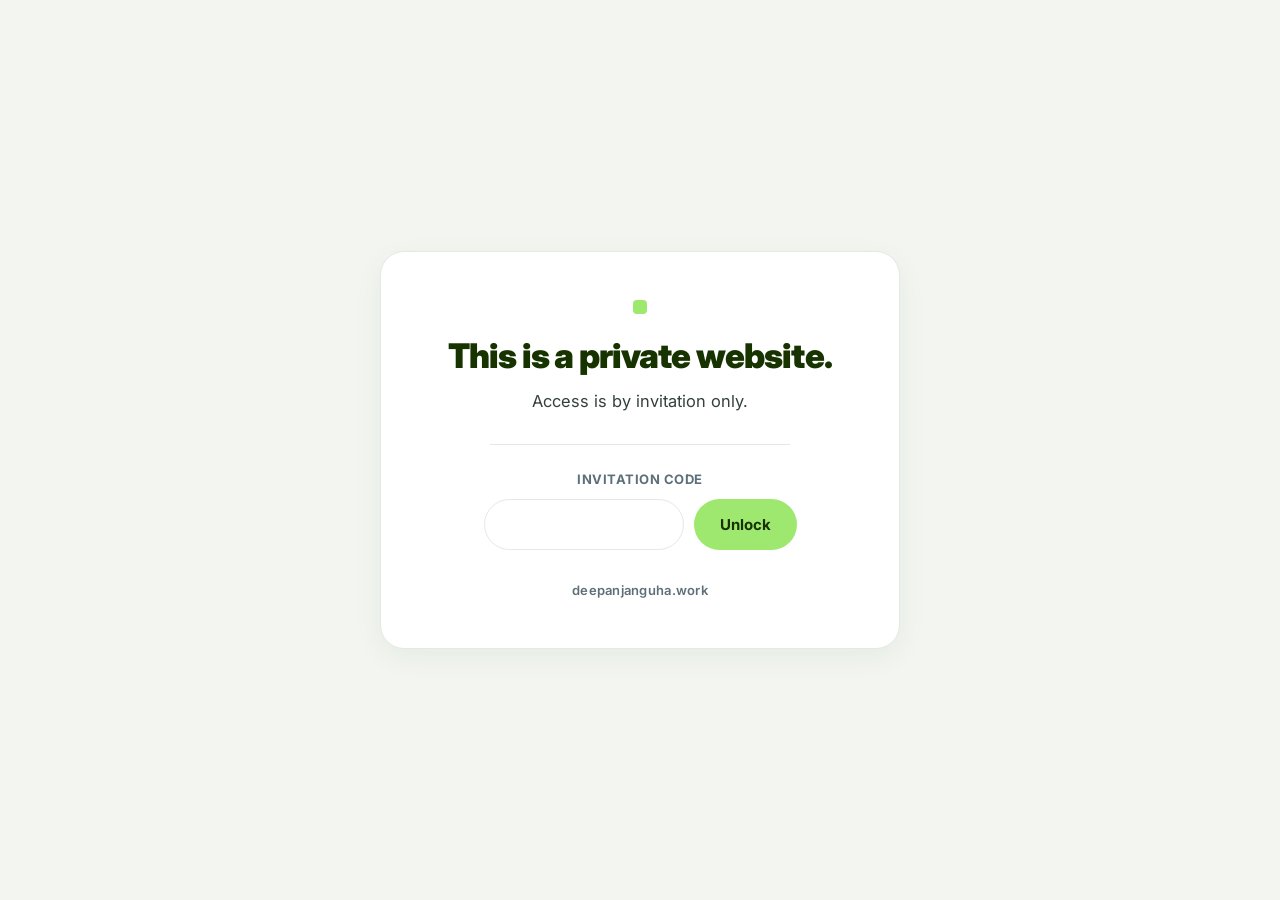
<file: index.html>
<!DOCTYPE html>
<html lang="en">
<head>
<meta charset="UTF-8">
<meta name="viewport" content="width=device-width, initial-scale=1.0">
<title>deepanjanguha.work</title>
<meta name="description" content="This is a private website. Access is by invitation only.">
<meta name="robots" content="noindex, nofollow">
<link rel="preconnect" href="https://fonts.googleapis.com">
<link rel="preconnect" href="https://fonts.gstatic.com" crossorigin>
<link href="https://fonts.googleapis.com/css2?family=Inter:wght@400;500;600;700;800;900&display=swap" rel="stylesheet">
<style>
:root{
  --ink:#163300; --green:#9fe870; --green-dark:#2ead4b; --tint:#f2f5f0;
  --card:#ffffff; --muted:#5d7079; --line:#e3eae0;
}
*{margin:0;padding:0;box-sizing:border-box}
body{font-family:'Inter',system-ui,-apple-system,'Segoe UI',sans-serif;background:var(--tint);color:var(--ink);line-height:1.55;-webkit-font-smoothing:antialiased;min-height:100vh;display:flex;align-items:center;justify-content:center;padding:24px}
.card{background:var(--card);border:1px solid var(--line);border-radius:24px;box-shadow:0 8px 30px rgba(22,51,0,.05);max-width:520px;width:100%;padding:48px 40px;text-align:center}
.mark{width:14px;height:14px;border-radius:4px;background:var(--green);margin:0 auto 22px}
h1{font-size:clamp(26px,5vw,34px);font-weight:900;letter-spacing:-.025em;line-height:1.15}
p{margin-top:14px;font-size:16.5px;color:#33413a}
.divider{height:1px;background:var(--line);margin:30px auto 24px;max-width:300px}
label{display:block;font-size:13px;font-weight:700;letter-spacing:.04em;text-transform:uppercase;color:var(--muted);margin-bottom:10px}
.row{display:flex;gap:10px;justify-content:center;flex-wrap:wrap}
input{font:inherit;font-size:16px;padding:12px 16px;border:1.5px solid var(--line);border-radius:999px;width:200px;text-align:center;color:var(--ink);background:#fff;outline:none}
input:focus{border-color:var(--green-dark)}
button{font:inherit;font-weight:700;font-size:15px;padding:12px 26px;border:none;border-radius:999px;background:var(--green);color:var(--ink);cursor:pointer}
button:hover{background:#8fe35c}
button:disabled{opacity:.6;cursor:default}
.err{display:none;margin-top:14px;font-size:14px;color:#b3261e}
.busy{display:none;margin-top:14px;font-size:14px;color:var(--muted)}
.domain{margin-top:30px;font-size:13px;font-weight:600;color:var(--muted);letter-spacing:.02em}
</style>
</head>
<body>
  <main class="card">
    <div class="mark" aria-hidden="true"></div>
    <h1>This is a private website.</h1>
    <p>Access is by invitation only.</p>
    <div class="divider"></div>
    <form id="gateForm" autocomplete="off">
      <label for="code">Invitation code</label>
      <div class="row">
        <input id="code" type="password" autocomplete="off" autocapitalize="none" spellcheck="false" aria-label="Invitation code">
        <button id="unlockBtn" type="submit">Unlock</button>
      </div>
      <div class="err" id="err">That code doesn&rsquo;t look right &mdash; please try again.</div>
      <div class="busy" id="busy">Unlocking&hellip;</div>
    </form>
    <div class="domain">deepanjanguha.work</div>
  </main>
<script>
var VAULT = {"v":1,"iter":600000,"salt":"MRI6LVkShYPeX9at43fCBA==","iv":"jR4toEbUYy3mm0WN","data":"[base64]/[base64]/emoMu1Cu++OJFl1Lqka58jeU5oxTv/gZKMrbAWczA97V40iqvoy47bjLwCNuuq8KCeCPB43jCXuStqQ0tFUpzK7XQMRBjo3erBTBCroWMBGc8iUPBT5o2Kr1SgwtOsq8zR+6saSSNV3F76To3nJPIyMdPhr06MBnoJUVz+UDDLrXJdXiee4dH/DyoGVtyYUkXmTgUJnPacHKQU3d2Wwij6CVVbsRDiMlMsgcsp8XfXOs2gzfUuMt5nq6dHW5wwosa7xtGn74P6SAL/hI9NxY+K9bt6C88UbhdfN0ykQM9UAEvMKx1PY9iqXJXV/9NwqOBEhhr5GIM0q8yS2xRm5KOx5rsQt3p4nlt/52bcEdwJJdETIN/EXJNL9XD7nJsXqlbLQiLffzTy4b7inFmtQ5VqCzY3f2HuYoUCZgrOPA+Pbsl6tc/[base64]/UIYp7fLjIj0RnwcEPKnfxAlIBW7eIZ6JnefY86WYLt6rzijpRUD/fNC6FKL4LAPeJ8ogkQDIpqVL6VbaD6Mr480eKtAANO4hDe+yqM/XClHBljutSyZz4F66HJ6OyNsUSmJDSq9l5ytI3DBJ+jd0CjoTalmqd1+duXwk381fQ+BDHkHvW4BsO9eDE/ga0LmzbEIlfQe4R03NNoZ7BTzHIf9Fvi8fa9yEg2RlF2iJ8Y1jsnlDj8Ef6kF2B2ikhhvKbouSfVzzBkPzCkl5GVuknqV9yBnVxyprO/sEmoIuNsX+MGJ8nxbEqfojoZbLgdN06uQsB9Hs6ZKHjuwIe7wsqxTtZgTwLAiK5w8wdT2vSmVmWPBVK33PxXf22HMrNB4b7B7iS0SHhdRdX0VFoYW4JRG4t6qr2yx6fb+F0ZGbClevNjBVMOzPZfHDIWi58PI5JbOHceR1f+A4jnPvHB+KpQNJiO6Xgg/xR4NxhO9bnL+rANOXAQwGWb2b47MeDi5hPc1VuCuGxTVZfndokKP6y/kFUuZMYxybxXVhCbl8XZpzLmC1wYSc/lpLVonFg09hZ7B5+KDAxGp4ZsRDo7qhsZZo7sOq2Gx/BzRXmx/Zx8ex1E5ahA7/7YVx5RdfJR813+Oqi9DMT9VJsCVwrS30/5rR/GylxBdaGOkyRa2TvWf+BIl/dz5LZtG5+lLpa4fiU9XV7gpNmp15xmwmlvZMPrhpLC0w4UylU1pnvsFSWdg6rHkLdBNk00vn07/OR8MHIA3vadxujs2IpWCE2lqao/oU3zNcRs1PD7gxCmJeBi3QVym3w/XO1wmU+V+A+katdS/2ZHjw9HaQd9GeINsnzC2TKeTMBT/ywLZ7trmZxGLIzuaiXj/4UQPI4gNZub+3AY1lHorriSNgWsPheEWkGhMhqEGXdyUZHJNrXDGFX9p13Q8vELTcvpVFNjx/RU554YsRfEscHyuo9ucjIvcLGw6sBTjK8gDY2YcoABJMMmw8VvXSTJMLV4WuOU8x9L5Din/yefs9LnbzXu8xPoRJ1fhQUZkhwCmmZYA/a4icV8HfpFOS/0pe5x5RaN8blCyw+aWmMDEVfzCcXO4OcL8LfdV9JBIkmMw7X+ruSxtAQpZZMQqVS7fsH693MkkZd5iACImOdllY/eAGrs46KikUWsEW/8uFelDSS2c/EQs/SPy+3hHZHHOxOvZGeMskqs4+SA7ZGiBffnwfQuRvX1HaV3c6hsqhwCQU/i05BFMVT+DZZff5gwk7+JiLrciwBidgXZz0rbhUStYkdaPkugrr50UnMnJkunWSYh5VF9PJ+L4plPXzAwVtaW6rNxs3qkHEk6uU/UqHJUZhCt4o24DAd5XIW4S08nwBnFnnhxodRwvSBlA9zccWqRYpS/HZga68IKhlFKwtm856nrNHjVzkq34QeFBNv8ogXlSfFk9akk3Utuuw+Prhn7NIINy/0Rf7bHhHHAzZk7OvxrjEqCf9/r5HzSmSsvJK7e44q9VF6kDS1SK8Jr/38HQ25al3pyMB0b/vbvmCWw2bhoGSaMOmd2eMbjT1TfgoRUL/BpHpg9Oqk1jswu+ZyyhYur2LmM/A4qS6rIzjCc/AkQFztHWpTcxQQi406jtQuXtKYIHQdcQBfmaWyzdTfJi5+rLcDjE5KKtYvyTATGZ6rLyXzYUVitZm/OYfeb8q2EacJgKrUuZgpbcJeUeINxgwlllZV9cuty7RBSdwBtN0W74GMrQOs+/z1ocAUE1hdiCnPxyLF9U8H0J4+iady3QH74zALqYPxzMIS1zvQQjFqtnWmBoe8JnptPKWFyHYJH7vwDhl/3lLPTHLTJ7smHW06t/xTVUa2Pf3pFvV4DThGwdRMO/3ahOD5wJqNvpE9ZtbynKfApooUK1LwvU0H4Ly98dZOdaDebpLh665VzTBS5cz6eJD/d+mzoQz+8TDIoWtYQUAaIsLoNWikb6kH8B0gi9t/ZvD6ClOnC4DXKWEVqT9HIVuEyfznAEaWMdJ9iQS7Vhg0OcOJi3eEg7kViyA4WQrUHKaktES0sIokA7o0ZGTFNncGbjnsjgatXquGa1ObGPjiJSlTidBBRmrRDBfLOBWsORzqaFUM41Rjh72MhPWvRMnlJA0goSaAMdUKbL6/K+IneS4wJnnHXxnH5BwJ+49FJz2EPcEoaewazuJH87D7fzwsETgQn1WAJykqg1YGpNv5F9Pd7dUhgpeqaKLQUtMKD634IBLDl2jnGAOPfocHPmOm9icEr8uxv/sVpf2jGLjMOj1Ymy9dkX28Op9I6eMEIHiCSd39iU/4nrnuVkOaJ8Ba782gzJoGYcS+4XtglIIxYOu91/vSFYUZl/ejXhtYvz7mvuBzmkEL/[base64]/RLQiUAutA4nGqjXb1FyszkCRBWPUKR+4MBKVS1CYCKuHgutbzzbKk4mfgznWl/duDklB/3IEKYOrKMsK0pE6XfvakAIBE8ECCSInzwtEVAGniHWhzf1NMcsQoPrjJ3ZbBRdhggyGZvSvBp3+tIEMdlMyORe9lUYhIxSYE0Kek+kfIg8qaE3dRNS/815wPVmrgyy6hLrX4XAp0s+cd/smF6/QD590eMF6XBuJL1vsXs8hO+xhYSyJ8gwkUbkcQdP8Fz5gscRYX/[base64]/AxD5TfpUDiQFTd18Wb9Df9yczRgZ6Y5T8HsAz344ffVMhtuMfRB0N6cxR6UKw0IpwoZ+botBcNpEnAAXvVMdJz1yJv/3W24mkfUOSvG2Bv++Vs/[base64]/[base64]/0z7SYVcFQcHIeCWvTL5eVwAAbdXv8e6inQLstp6TSlU0ciVB8PnJJcmxEMEPUZFYB1YSgeVSLcW0mlc9EwhEOCmGjtLpIpTF7YZdmiEjoGJkqjD2cRpiUcFaUwq+OUJyTPwP2SlE9WU+QbaaL01CMSoW3Tcis5cMwIy0koibEpteX55U/LubDMbgLbPDkEXMWHojOQuwOL5razbslB/fmuTEpTCw3MBwXxAEWd6MLLQiTiFuPdEDVkzLLXOPlu/jFjMVV6geO+ZLnwKXETTvhvm3WEjQtHh6ysjmE55efTDrIIJC3k2MqC0iIwHwUF9r7AMzXVG3TuNtdNh37paxd68cuopSUVGi6gaGSm9vkS0/nPJh2dIUHWx02z0HmRzb2KzMPR3hlzXbcs5nXUMdX4LFEYM0Xtcgk5vxJQoVIRQ0zkLgoEDF/LVFtjEiXUbsS4Bb97NoF4BxGy0aYpZ2QUHKgn9LLqj8Iww7GFbNmK+kZ6FXVowRRvJB/AU5CuaTHM9vMB/U9h2/0GvsKoEwJnjmdeKdpQJkfwXfavTnIMBpoytiz70OUwMVbfcMPKdWRcQnVaUwXse7M0mjYfo6aFHa/VL/BA0oraZP3Z0dLan0N1+38e1XDgi3kWeZQS5Xh9FJN1L952UX1LMGdszilL5rnqRCERHG7pxaWBsa0v8JSSm05f2TmGUT+pmEKEfMK4D0c1PQUfJDlz/Fw3KcpVnzRImlrVsIf4lQmemItyTgAFi9rxQ/gSwetvqXoMkoYcJtxXU6/JZLwoI64vA1xJCzjiL46hZ1SEjoFoKtdQ1pK6zB8iIdBUTiZH9oOV2uGCLy7/vtNifyzgdbmUCAfoxTvxIrzzrqI0475sOSYWOsWEb0ZPFGjrWY+DvOqth+90jJlJbN778ArmG63/ONU6alYWFQS8EEdpZwiRusVWKsIduB0plgh54Yz9/[base64]/6sJV96REmGARow46y6R5vs1X/3vBdEV+wC9IHIr3oOHVEpAUtfZUzAM5R5PJ4U+le5xGk3YztgCF3cjGD0/[base64]/G+PfNeMxwpdDTdcujDehR2dZiJbk4pfup0JwMNAbZaEtpQ1leH3RYZDDk96G4k0CExEA7H2hLKrfKk40/jNTNMH/Bcd/119z4iOxQlA3rf4ZgUrZHjNx4EJm92OhPCxkUuiYUvY3mGtn6WA9FGtBrKyVH8N8ePAbXBnvtkoClRc6UftK83LgTXOrvOFlqbyOFIST642B9odShqRQ5rtNJ8nHLrxMcJsE5Eg4wOSAWIfnCqaLN1JyodkuxELlYhK/GloWHzdcUFblluHak8Bk70t1ZUi1Qe2ZkJ5+NQbrWm0yZL2yRqKz2DkHvCWED6qYqUKRdWe4cZyMMp47vvuTcWtqRV5GbBTNIC29ayK6E0E4XQiPc1hUo5lilmkoxnUPN2tDyq2YQcrONqNlpZ//TPJb8ItgGuv1j082NNa0OSGNjuF1iXjMaAeXRd1Ou6JFXzecBcnEjY6V1+8B70CT9aT3qGCoiSN1UAVGI3n3UfkPAW1/Da+mp1BcuAcqHZng74UlswPyzWg95YxsXvCr7bsnfYS0rnh7o0ZIG9W/beRQm7TChW5HaEhZ/znDPKIsVGzpCWy10UofOYpTigOprvEXAxuuIkGhxJlVHTmOIIZfQo4/lGT/XhwjvgrPZbpCpRUrmoCrY92HACICrX4P6KaG5Z/c0V5gTy7xtUPfjsjqzccTCf/ZVtMgYrxoadKKfw1lBJpbf8SS51R7ogqOwc5g2xyv0xqSSqS//S/KBSKoRCefAyNS4QTXQe/WxftmtYAyF/M8gckdAkPb95FIQQN8dxHcdqIh+uUCCwMLkuNtmFKq89wKNDpewekTPBY9aSsAWJfFTsmrhi1dbzvklJB7EeUwxYOOreVF9vLvCVBl2Dn5bj4o8Iy9MUf/VQPSdVEzjoXySxUt8BuAX18+bSI4W/s3pBZ2HWgnxcl5pzL3LfoJXM6t05jnt0AeXnvHuKie7d1Hn+1Pyrmh2KLZ61PsB+fPIv6CWqxOlbouw4ScnRUMi95CcEFU7jqzxzXv6dxABLJ9e8G5C3CHVbP67jhzDW/odiWV21iFqSB9kVWH7Ei1Hrdd1cA+GcZeNzuEwX83PWLA2GQki9ATj/1f8GxOrOU5UTvJgEF68A+XYko7VZQYTvp3S1ygG//YeUFNjjxVYg7w/zCNqykHd6nUodoAmhih8TwGloKe5sD/DkrIcApc84Ga8TkcrAncUkZxq0JSQijoo2STj2HezTpFHugG9vP96FApDwfPIvT1Pw9zQEdjCAfjy+ViOAcJd6gboW6fHy/odrLEKjKV2HqkXNSy2lrtil/PUYyEoyVIQ6KzC34bWQaDybIeAicfUUkmwg5xGEaXKbgjI/co/xPZt3C0OPW1nU9mPhXvNbe5pRkul+b5ZtEyTBNbmLl6l7YHKVjuPoNxpP8QktK9clIWRhZEX9pOKcNNo3mAOaevQzZ3ZEAXz/sb/LuF36eUKxMj6pABo2sGPL4NW/zuMT9Ms+ww0LnNEGrA7fjXr1hL0imANTuKec/ovLs0kCN1U6tS3lmMuKJyepAFO2VyAiJ2WKmyKetzELnK0aE6R9Bwm4LHrkDkJ6E6BhuFjb6WAkizbooix3DKqcLQ6jDuR/ayM/LwCg4fGoWc5ViEu3YfaMbmduWlz8ZyHhAo4PDrEYrabl1ud5i54us4wPsqrdE0DY3BQAV2RQEqh02MJtGy1Y0KxMtfEL2PTxDhfx9QnYoe3VMtG8D+f02nc8HAdZRkM8sSfWPe1jhCxMSd2c5QV1u3nYwUqDgSaosiH3G4fgoK3RY1xQjdQ+0O0z/tj7pcHvcIApYQQudlLeNRQUeWaYt+GyBXWh/6iQf8XpG/PHFJDK3ckiHfiK05ac5oaPKXcRHbjYVjJ5vO6FjTlS/BUvVG2kxNF+dLnmeNwutNSAVdOioz0S+WTtHwTVUzp8Bq+FXcbdg01sC76gk+3ocwTNpNmUFT5t1cIZxIs8eJqSMF5ErJC6NaOsUy133N4iJ/tp1Ga/ALnDihrfO9yJLs3/fgIJ2x2J8XzcTNej36P6PuyR74hztxJt14g9ANHqxECdabSa0T/uVQ4XgQFo8uivjBuWau4v1Mn8aMC41eejUQw3TP1QlQuuzV6L067tD8A5xGUOfv3p9yp84io/sluNKKt+Rx3dFZZFKDZzT05tnkBDqNv6YbzccRcURQfow59beuAj5UeQSmiYzwDBckPydSDKzYPecg4gUvwW9hJRibl5IkvfOfZNYpLS7005Mz35KHwr3X8i17qV3GAjKr/[base64]/VzRRJhBHQiHuW+n0nEl9HRWBOmGYyzZ8AiC7zTtYxc7ukj7SweC+9eWFYoQRMQaAeEWRGtA9qvfQfNPC2xvC7x4PWpQyqNjup4CegR8EhoytxrQSjwqdMTb5Dewgz9jf8xHG8S+GPm7/LTIU+0UnUm4Q02gm4YAaVtNfkamRMWsvEJhIXbWD2g/5jJp+ZyFUN7xMR7qtzu63m7sFCwm7C8/4tw2szK8GVmPbKL3uXKSHUe4lSBf2LP7C69951PB/J21Hj/4OIYBJdEVQQHQxg20xDywmfb4vplSMq/simGs50sk3e7qJBkbHaYJG0W3XjSCklRMq1V47ggq+EtLtxWvO5PVn6RzvUtTWkYTRcDDSYFALJfbSnLkzj7y8Qel9M6CsaS+bqnbFORPhkUw+xdIAuuqxzY6qVPSd4cHAo7o3ucIA19dIUqXUYV/s7stDo2R/p+FtYCJVBV3VxCgPwoKqTooRLoAjMSrqut6pvON9e9yixLTMcXzJYX34rMruqd7Y6hv/pUGeMUy2zFocCN7LBVHwLCkhv47VCEzg69iaAdUojw8jFVJ9d36Jdjbe2GUulZK82k3d4HSYa0JeM2ARVYDYNtFv2JRRm29Mm8s0X2UNdFC3bp83GcVm5Xi5kbKZCxdoD071iEX/pEbQjQJFYEDzec7e0f1lBh/[base64]/HBKUiJ8wzO1nhAMzmMp73qxfPNYTk56QX5J0gELzE9yBQykN4klfYwzJLhgJzBs0yiqwDQyfH7WpCpOhkgXESb4YhaC5TKExUUHIokxlXUAQxFV88HU/OQMSvhkIzCLj/tplU2Rj0suPjwAjImxj3KH7gCwTK/zu0LpM91uU16JT+2nby8nyIc0Hx5GD+wAsxkkoew7Nzm47lLMVcqw6wOTudk7mN9o/bFcTQFF3q49Mu44BZrfmuAWVzOlTjuKhaikyGM6NukzfzePWl58IG/oYh0QFXxMM9W6jy/AN8uNR8xNJYFifJLhy2sxcr/xwnqLnU3ydSnsDFzJ4plOF7noHVbUowqNK3jaljMCtMinio+F18zOjG+DHHjQisdX8FA5WXTOSIWZFdcMrEMv0zRLOtRchpiku4YFXUvjI1IHul2JpEzt7rBq5rxUvWfY8QaDK39v7jUiEh1t2CTtlA6BwVegtRm/ewQQNa9ZVtM0ijUyWagXzzlGQQOPoUT1CqVubCktfVOuOpu+nvkjnZ7YCtVh7c6H7sBIYXN71qI8WoRLkGr4iGuRjDHaNkX81hcJd5q/qf5gw35OMTdsp5zRbqryuGlrF8a9Be1OTJ472TsgDoTeJXybeZ19M1i0R0sY5AL74kB0N16ni2xwlH7kqcRdvfjrOU/a+y+o4++ewH+TejAVeLM8PZ87Nm0eBiFhRqMlUIRqpf3aB5gMtsL2FWwBisU325s5CSKy9eiKCChziCLSU+lXnLKljG+Mrsmk4jdM8nDxAv/K6XcsgjtQTpA+dKI74K4ktNmux+Me9305BPwAg+rbM5RqokYOZWOMiFiNYs8P2K70cd/pkrF0FVXNWU1HPLuGAvhxud/M7mewdko39M1yNXCMEFAk8AGzv476lFS+UZIFfKM3lit7X08iCAgC7rwSJaqgdoxaLoGzlCKxDefqcbdTd8JiGuKcFnXzQCLl/hMKlgp0AJIYSQYeGgCCtSnkH5AoNdBKkukX6t87uTtqKBJrF/GMjx7tyIOAV5aRnXZ//6UPzHkaQo1VFDYMFc157/tI3M5lC2BT/zyYUOC0WM0eP8EsMP4AWWm1mBO6MRLgruRuf8eszbKNOGDXK5XiFtNIoV7HRFictkILwBfj0VUYbrwMXzxXUnaZ4p56RBliD99ryYy3U3hUj3ZoLdKomtmX0w/aeoYvc+rTvS3v9/zoag8p+1hYS7Mv+YooXRaSGU/FUFyfP18Tvhj/KnLwgcTixUdjUWnNBKP4/RWZlwzQ6UH3dgBxGHcnMvPnU0AzqEjtOoToeISXnGXhkvc98ZCkLi8jGcODu0pSmwwmzhw6m3GyIMGtV+PrwMwtxihQWWUpbGp0X6tRCU+NpwkhLIfU7amVoimAPoQYr11rqNe5pVDF4FU3abSRufXQIoPmfG8BSq0cpI5tVg8e/aDLwTDcsJW4VO+bIQZHYRHYdMxiNjOYR3L6xFlugzyS9hZXEdA/amS1SevpindwLWGrdSFkXLN9lhUSFaj4ykE8IX7LFWWzH1SY98ZYMYk+kZ/9hN+16x0DByWFqMU15u6hZJEfZGUg2TekCzEXgPtv+gag1M5tigQjLSj1wHV3hYc1ndexedKK/rcZl8k1Kzmc5eQDvPLod3ZmTdewkVPPdyjRdiC/Hfon+K6kpLB5wKjsHky7IO5pfYPWoiqDObNrfESgMch/[base64]/WF1+3g/e5RV2afkUf48wczTUlmyTiyMLaFctrE+2baCSR+kiPeyaJ1/kCsYcqhmedXsPi1p6DGbApipP4TBCYcEhiicPpN2cNk9fx5xLmarFKQXuDDYC3fj7ZOXg3aWgvX3VqefNdGIK75YCnnCJJggZi0gqUekOOdVofBJp92OPQfGT+2hdlRYcSm/gDjKBa5nPuBAlJK9JayF/ht2N+JiHuY4D8mjhPA7W8ZORGZJXSOUYh8c2qYG4IDOfORKD/jOPJQGe/C5veQAd7H2EjNOrpKRxiqcEwtJ5gvlxT6xxW95ZSb6E7DdH5WeHiEndGRDRAl917VYPn1V2biGvjj8k80JbhfQcRO67hJw6AX7QR5OTleaY81a2E3O4izMI8c/UuIU8q9lMK1PrRq8WrUjn/6eZlGTUc8gJSOufR1Q2chJtsK7Vc9oUCruY7Cc1cNH/qiHPOqSH7cgsogyuQGV8oK0Ufn0LqRjHp+4c8IiETv3rY2rVa7OzvtyxMHjfP3i3OVjkrJnflBzEWSJrCHeECV3D2M4M51JDbSI37dKQvgLZBxqFM9tOmFQ5Or8Pp+AZoefn8U/9+NoTjrmn9kC+W7ldaN+nrOtuYyE4+GGpSG05sozIdyBpLlmDiaw4VGfVl9Vvqc0joQdIgAwM6NrqUYskdxMHn2mV+3kBIe3GeDZYytaqz5NpoZeCKP2eEJLvll6WguNCgRaFLlQ/nGKaZnEaWv3VTD5f7CUcut6U50a4u57OuIqqBXvV5GGz7IffyOXtyYTOloKE9zDSvfEquhD6Z5aNBp5VQwqc8UZO0lLlPA+IpaYAiDkdqC/dvUMNbvai+cytB//EhaQQhc5OFq9oVsObxkEFuUqJ/hb86CnST1ne84p3Dq9R9ry3R61lhAPpVEQhlb7FJyg/HKdxk3BqPnEXtIvuyc85gWROudwqaMDo4GVyiKO9FMPIq6DWSyBy8BVK2bgkvpLy5xUO5lnFJip3xVMKLXphnBKjsxern3QojykZnjjNRgkG+t8Kq+eKDHtWWli6OFb6FNgG8mJwOXCyBdMumNuzliYCCT6LdC+HJWvWZTZUlG/qA+y+nciHx/PMxHiud5bRfhL1zvDTzM1g1AgBR4zm3gqmjX2oIdFHBVOARfF1zgbuqwDOsv8jC8Iyfl9qaBmDsoZFnqMcScIwgGXkP4Cf6/9IHbmSy7VQS7vXkkElB2cYh14eEoHEeVueu5VNZK1KzOCf/aZLYpl7obSxXQOhn8qjTO23gNRAKinKyus/6Yi3ZnR0G850OJymk8jS0CCl5Tj10gH40joFc9eQUvXh0diekac31tsaEhVW/9gGn3bjSc/[base64]/CubGNqn2CZFTYzO4gofe4RGT9HJ1xjCtsvl9fih94WMh2s47H+lP44oluhRh8uToUu6oKk1CTVe15FLQKniD90lMZdS2+w/uvMdhCiJJCRmihtwbfy5LLSW51OyLo6BbdGOotLb4s0PNNRLNpQT7j9zs3cbCdkRwRNAmADOLCmg4eMc8NiPNLVdhVminRh9AnzZAZfyJDpuib2h9iQ+oZK/Ex9d80K5yUKcRlYIm0xJK8gY/q49cqv8PXZ+abDZd8KT+7JoU4Q24/7kTJiFClsXdaTauDA3UnZbbRSUvu6OBMb41BgNBDtEBK5czHQxunzyHHIX6PPgYSpJRAr7InRXSdT27Dz6ZZ4GusKLifdBZSL0yhgQJ6GekoEr5DM8a1SyJVHtmB9fVUNOggTu3QaoXcDg3VK5JVDg+EbCkWsmd9tm75lRzj6G0UqM/IBgNhC3SGhvDEFRI2oHX+ch3Cfm2lvme16wVRXaUvI/Vc0mOb0JV68LuQMlCLGTNwP7QYZajxJbmegq8HOE+WkVkcUe7XRC0/IhEiHpZXhGGeoE1JG7oO14XRy4TMps5s02JqyrcEz8qjSLZh2Xj/IvaAo74zim225Pe2Rb1Cw4i42EPfQSPTbEAch4wT0IYi9zqJKqdCYPIUu1/XMU+n/R2Tt+MZ71p3sFS9Yfmd1LS2PRZOKOP4oRlkP2qO3UneJ8VP78YnRXCPafmWYVK+jq+HJ1wtD3U7PHnXe/3QvrHH0YD9AKJpRkQYBWxOk59YPX8l7c7qbWrjNO01R5Pq/VmH0NGFCDPzcvnigX3g/[base64]/O2AgjRLw/drfyD55cTHkwR6aUJzKv6RZ9J6zjkZDCzX9kR60bXMyNwkM+6/E5dmNRRCOoTP+KmYWKl7nvyytKV3eD71hLU4+24edVpigga8mnGJVFdjoyB7GIiuuoTsMzZP2w/[base64]/wZIstRJ+u5fRke8tFv9wEVkBqzpZv5kbntOh7aebRfPtTo/AvWE2Ix9hLD4lgLDBZ7+fJfLNdKpYQyWL4gmRFHyKGhHZkXXDRhHFktVsc6EDXk/w6dtd4fuC/L/eES0PwZ/xb/p2JV013Lf1EZu3lhPHsq/L3is8W+Oec95/YJUMdr3SXjayvl/J5izODd4Wwf0uLgKFaFfFnhao1rSz3fcqu7u+7ywxnHn90uqg8GhH5lNcxnO6vxam8CW+YwHZtYaxD546IHIOEolxQ+RLZ8+mlwP3dUMg0Ug4RkA/IXVqbGuY5YhqsryZOETspMe7YPsQUK5rGt+t4Fl/i7x0BjiPM1DVJmVaBht7ny7mN7GnU0rWXhirxjAi+dErUE7lBgN77Booyrtod4dOhhF8eXhmPHker+wMcKyIIYD2ONPtWwMkuvqZ6CGsKQ5mRLKn6dg0/cG4Pmq8iLVJJKUEQ2GHipgsppk8vFXDC+r3vZF83Sl7YvKxuf3paHXMoOklPJXFfDVnTRUtauAXm9swZd9r2AghH9V3EURG8B4wJ8Vp8EQf9zeroQjAa3gfMEcrOv+mw52g2zuq2S3AUCeOzcQ+PcPweF/DTXL9sKcZ528836AVnJW435/NSoDEBI4XiVPRaIWL+tkqSfHClZ3GWVdQc5tnSYKi4sTdp3brrChvXY48hXRaCvP1nWf6AQIuJEvaEY7Dkzb4hi4VCQTTQWI4MZ8DeMXuBCI/t1ly+SCJdubqss46BJox+YWXBRbKDjfPND7p/zndPRwUN23ILitGjgrqa39K4jjw3x2d9IjNCMm0X69NlQySqRomsFP1JbvUxid9MqeqSDSsClgAZ5YSDrU7cY5Da6WPcpfQB2Yrqsbns9Nm24e7soYNkCH1/cMeZY0uNFBjG7U6M5kZTfi/jH6qNhBUTY4eyYqpzUOGbY5BLsB932MOic+T6Ry0Rm0dDNn+jclZK/VTNmhA8CEtxmDkRqCSmURcxAFdBHTjR4IiwtUyB21K44tO9Pc8cGR7yFleQQWZafRbo3I1caxM7AzE3n+iVBEaT3Y6P30fR6Ouoe2gMNVW+CNv9Yel5mnciiS/H4s4N3tGde9J0ro11eiiToyxWSMoJbxu3JRjHyqbEHax980hYLC+CsruFCtp2XgYNbj0HhdNgsxGk7Ht3Bi6rNfXdfXyI9gWHW5mKDKY/IFfNXBZtYtra+t0Moo5GGKw+gFcubiaMT4MgZv7eY74FaaHsM1mUrrfmS62ZSOEIEdA9qPiGze0PkwJfRO7v8KCLR+02onBtZix2zRIt4XUCZiY3QtiNVZdTtZaEtHGoGvFMJ4x629YWDi+x9eGP/7v2E2wjPqOc7bTqzlc/zuKlMCjqJ0XGrlNRVP7ote2hsVC+xqgONqEW8XMJhC0EEENfl7IcIsC/1YTAC5HUtqOCF3SqjAiC5Qcu3ZvUmddGisvxXGvMbWnB0UzuVGl1PEq64fHEkr0Rd/+wjRU8y/[base64]/WK4VAiG10jft2XmZ0CUXivNcC2qYnb8Ya6d7pLzayan+5YpRWkoO0hJug7LLq6ptaWqonrnfFn408PV4c23+XKeb0ZoJzZdqjFF2Qa91Nl0DqPTdiE5lDnBsUFlpV9OsU6vrRSnwIo/qXQKgRKJG/9rytmqLq3IKH04LaaJQLJvivDIZKXyJkJ4tCQda8q7cBa5LNuZYFepe8IYSId0QhuzW95oHav/Y/dtXqsLUkxShFxL4jAhDMyy4yF6vjDelRbC1MffdbDhFDBks75sxOOHVOMTmft3iUYLyD1LwJOszdrJF+5slGCWan4IBawhxoZKeu5KNMblEb0vlym/ipXO+YuIDzQzI660rnL4ue4RkUxp5cAND1g0R3gr+XduWq7VEkrk7pFYxcmNETdCDsCbAy5Lz8gXmjmGu0g/VqHilEZeqoftFyUitbuMxDbJbYkQ+JQSRROii2/TcwMEuRTZ4Si3V+SeqoNY9gw+SCk0qH570C5g6xAkRxuaahLfmDUluY4ZCrCD0VcBNBY0Q/[base64]/4fUfeSF1/c1zvVCDrGhaAad3JWRN+dcWgJyxNhTvLJYBMGobK7yKf55xuuNg348JhXgZK3n4i25Xihsc9VCX/ejYt4Q2cPJyrPEzJrGnZoiZd6qFII4xIHOWclRJ2HYwHtj853nUTzwTW3TKK2poUzO4ycXuP5yaTxGza827fAkl31ZD1+QlRM0+oY8XBrgf3dAbGff0wArZbkdpjaBZ/waf6pdqv4xQ1G9dAIxdUiAIUT76RzjwWClURNtM5ynG6d29sR+z26Z7uIwzVqGv5eXcLKtnolGooTywYEKx3bPwXBTUlbYhrgdGA0dGPk37kZJyq7/QjKU74KSUw6kMhmUrKJgEv5yhb/c/EQYhZF+WoALcutwhRapr6GXPlnE4H8YaNrNoEux4zZbxMcv8MkULjUEb83c4Nx5U/ItZ+qMkbZX28cOHjIEqd/9ZBfxBDxIZwXWQyTcJK4bvm/u1RU262NPOdU0itAXMT+XkeWcpwKigC/6gOyzt8krGo9fLlOay+1dQqrLYnJdNvA4c7skfnoCDf1BqYgKUmsG0JKT5VLqJOcCY3p2WuS8BKhPemAKPLYbxTYnGS5lz91RNa2OzdD9OC/SlX4aPWKNJo4S+n00ZzQEy2xE72wTXx/jwJR99L8wtLpsJnKI9iHpqb19H6uNIo97dncYuQdwcH/KqYvNnQphakKmPqwYHKcu7U2mN4o5KzYNCbS94s5WM+POH4BTVhF25G95+eegn2DLn4cj3FxPctu/0isgICD0Oos9coOAY/XmAv5MYbfMTcIANArspeBdQzwTEGL2izWUigXPbO/DGwDODnkm1YHsSSL6Qa9By17Op37OwXveVwve4eooBe8c87Rl9DAph9SGHlLKEuTnGHOPbWZ6VuJOd4M4t7+sHS1fLSpaeaGe9zVwTXGyhjGJPBo3RBpkjgapVb/JIzJyCGdaHN5MlNXf45uZmb86qdyONdfSCVkX4MTW7VnUEQn98ah/Jc5RdfkVUnKFfTlHsGiWQG/YUyZ+tmgl8f2TdNfut/oOborSH9Bf6NQt3815owNhOHPBprOV9dW9xWzBSv4qYiT9BJdZWd7YhURrwt+7bfcUhxDqx5/IE2gSS8z+rXZIOPWDXqwbdXJzRpdzbbC3LMyHuODiVHTToxfQ7xbPHboIMXMypJFdHW4XGC+ox1XHAhR908umh05DhoaMVmN76mGBfxjTzugZdwC/Rgw3jy/L0jw5f6DUuYGCjyo15gJYYQKgSr1vdtCm0qc3bZyNYQSK82p7bp933QqYTNzo6aXUgzSimGgvWbPwcGHvweSzG9Sog4mvSK95Aah31Zr7fVF+8FZ4u7swSVgsjsgVCFbf+oZzDHUPbQptGKOVVCLrlIC1l/kN+defsxMPMG2u6NwC50MC9OlxcDxxbif3gOnR/mwpZg7SqJj3H7YJ9pQwqgw/gHijlEpOlpVDRaWB3cwNjso5QICO3Qqqgm/E7XwY3zljXDr9hKDjx5INtC2A4oZBRiFZRiM48EDyvy5OBdZIEtkvQJc9F7cNUc3Fj6oT55DRpB/x9SLzKuYXyWs/hCMW/OQqAMsVlWeYlzFvlI+qdoDkDFvW02ChWexa8EzPpFBlXzPusmO16oy2ACRnH6FZ2V3f+Crya3Io/Zt1/avCudDL3C+pF9rOOQajJ7MZHznMzcOLNeP4Cow3JeycAs6KmvvHYGYRHCo9VebpQFMwZJrHNoSd6XEFfofB7CzrYVGSo/WnJ4ivTPtPaML+PgEdO6XR1umw6IU3aB6+4rjqn1G8bOPdYe6Ohn7g6h+HTTcRYkiAlJjhT3ZsseT4hvBfL1fP3Ad0/iCzeHaAiC44mSYhCzBa5cPwC2A8H6zP92KsR8PNhQ7aBak6BELgBs+wRGvPfMFKpVU8eGiM10m3sdKktkLXDKT4Clqg3rKWTAL17pXL5fJamMeD6s7Adu1EPd3OACUMQuZ6NRgsUsxM9D4xH2tL0eFpxm15qRlwDZMb7NZqDk0fL84sW8SwhKjXos3MZC5fFuw/KFs0G2TpSLdfKcSSPHEb69sc+jVKTBcqpQT4gk1J2JhR6OzwlWK+y4NMvcHiyHJ8HoT49wI2AHRHqA56Ob9aVTEFg9rWMfeRxz++h2D58xTRbFdommh8OYsdcxEaZkLbVXdUC54tcbgaf5qa+xpprWECGAJyxPcRw37mxqCg9u/aPPqAvcJIGFUKPrH+4kwA//CgVqAuWlHYFaI8NpW21OlMX/iMC13MPv/jhHSEoqlhBFDBe9IqsZYJ1HPeA2vC9bheg8RVKlaxDkI/PCj+xQ80VRg9I4ZUzIFojDr782yEiJFGVRPuF24D/6RrkqvV/Dkuan43+RjPXXCbfw9OUsKADSQ4FLnfLNQl3utV46HyHrj4MhLH/8mlVR2AADspbuzX3DWfmR/XCNKkNjwiIIZ8okiqTo8ypePr6l/EAnL8f95B8qiM0YR3zQeBNeZGOmX6CQSaBGPGh7JmEUi7SrWswL9P0wFAVuhn0jT4Cy5P9s7evJ3wVeyX7Uq+iuGRhbl+Ki8RcasQ9mFVv6u3xNTyW0vol4Y+nJzfQ1A0VaVPS/UdrJY46+Zs0cCdooUdgTydaZqOQ3HiTTSjPgEVBs5Fi0tzpW7+FtIra6C9WDTRG+NVpWTO3U/hnCAtP8z4YrorvHxM+bQTOpfE509cZ3llUZEa+m/i9q6R2L8sC8pJG2vxSt8/[base64]/j3mh6u9uv5IZ0uR+55eXPzs0mhdAqKuCDGX3S8a30YmzBYUYFVA5tE//ID1/KjpvBGbb6/cahQpXozh9f2d1rLyPliv6qwHUHBFDwSAim1i/REXGfA1tdUBqSDW+54+BylqSdLzTVO62PcscbfTL6AAQ3etzLQxDMQH/ENXBuGhxyT+Z0izPEjdc23br41CJCyjuipWc5hfqltF9/xG5zYqJBppgRSCjxhPufryT3K+NgMHG0fVEBU9IQ5hGBMGzlWJ1oPtokIT9u+smCnpazbf1mDTrJBAkejiPi1fn6EbuCwEsrwgakuyGYxNxi09ONr/i6Ptdon1BiHXCIzJ6CD3M62Y3lUf8OJkE9ljyexUbjj6lEKE4lDGz8CILqBtSzek9H5Y1fFenQCeDYZ/E0LMrUpVHgEqUjVRwoPeG9hPBgm5JLwBtzRHdCMZeu349sVcSazYAYoJVzwVJBOFd7QbVlNfqXSZLkYpB/egxoZwCW8CkVo6OadxHnPa7NWEV/bgcDQgRGYdui2IwRMqKq2WkUuQyQvz7pCW9YHiQeXPA/qY6HB2kuAu6Oj9bm1v54w/7aFIwu3BCHaQr0OWONnDf2YTYIhQYS6RsFTw9McCB5kkD4Gt+ybPy68/URBM1RRzxqOnZ+m46dFfwSn5vX/33IsKc6NtoxqF7x6lkJCPok67XjawGn7bdTCaxcUj04f65b5QT8gcF8vJsa0p4Us87/OgInZcYaB7Sb2MfmAGwgy8jwHZUYfOyAVyAxb3Xexvi6Xa+gYN7a47UEBUvzP1/uNlgnsQEVlaWZxAzfgnXOSgObmiPLnJZnboCUW5blEAv3jrNkv+u8WvG5ei2lYQV1XyiHpOtcas93nGwSH3HCUzsHPG0ykklLzspjnDK0Z1rcAIo2CJYu47VIY4B3+FQvy/0SzWQ/BewxUGwOpOc8IVXPcCgJO4ARAlfT/l1IWky6Q7b4PB9FyEL866QjY5ZbEHWy8qUcrXt3tCtFHgRRGYvOnuo61ukNOELKse8hLKJ0jnjGRYnBLl2bp4X1uZMIu34Yszs5u9omRX7MUyDAM9m8TMw2ZXU2BgOkSWtUf2eYkXmgZHiigdTMlDy0YqOOSjoLC/MyyPF17yn8TqYL6qUHbxzMTMZc582RhqjtEiN4/QLJ1cNqS25vYiNPpK+uDZYUsrw3Q6MDz7OH0cMwjlAsH3MQDPVgTrCnv38CThqJ4CX9cQDE/WqQWwswX8W9QUpAcXJ/eHIuIueJfU4m6tXp//oe6lse9CiaeUblhuc0BzwSi3bImMAHyGV/W1QrehWsDkX2nKgfhg390Kqvm0WXXmoFILTvuufMEEyz+B2RWHXxcUhChXRCLQQOwf6xovSP2ceCcilzd1/eYsjtRXRJp8Rt9qY8ug12GQ/oJQUKhyvR2ZLbetmQu0qG64hw2bEJuvcSCxIDq7GgHG9MpZGB3eoeJq+gPSXmBc3ul2ea+rZYiRsPZUbAc9/7ebRLwoz6huqe7Sf8GyfbB190liZtKZicZLy7oc2rJCJmqBqwszKqN7haBkHIw7BS9GgpE1rG12feqW5QG3grb3ChtzbQF4Zg1XvOIXufFMvSYB9Ar0ztOah7ISDihnfWXDcvCQ8WnlIKG8k+MPY/z68FX2PzwuT+6InzxfRNchzuHS9qQnq1rc0g+z1MMaxFB/orbdYHnFM8yQgfnbdM+1zZMoNTVaSku0IH7LGCRInL/jD5dfvMBrqSAJ/jw56ogddW7ua3rzdeQZ+PCJXaS6sjUk3dFmJAuZ7Q74g5CoaKrGiEAFeA3aphmtPgkgl2QH2m7FC3kKmnqYD5MJfFeeVqRcC+NLH7z9UOgMDIwts/17kMbnRlWpdY8G/plLXgbbD4QTgd8GvPE4H9LcqkPrwWSVgpR8qg0nju9wDQyu+LqJJtBL8Al8AGg1dHX4K7R/NhY41MhrP6M4ZU4A6C9KibDmA1yaJ9kCvYxmQJXpMHZSwbE8ZlXo5ysUxJuUZA3A7CYLekvMsqa0bLrQBREg3LAGwQiVztHa3kfAptn/9gjcjkvImB6k/HpBpH/yUK+Y90BqcATXCJFU7k9AqcBEild+2WXj08OwILGZh9P1PKIUDV06B0nF+wHW8TfoOlkedYS6/wypZRH52M92nhq4nuAnvv52kZ6hMmYc+rt17kCd+HtUU0iftb0YHMDtYPs33pWsUV6623GJQkJKZqm7pmUQVauH0l3TZmfQk/[base64]/gJXjinlOciVlE0b1kr+C2bOQU5QW5WheDlmvnE8gYF8vsX74vS4ZFxNvHDuEfN2rwqlIfIna24wrB5nTjWQOpqpgATAuESmIesNj+omSnVMRn8KzISbVtSPJtqd5P0VvJbchHbAxbo3R5Z+/KZh7AkWoDelM+Tc0ehPR14xFTq5opdJv2ELACTRTuyviYqoa8xRL6W/l+07lbKzBit2K0ibeBqYcf/Vw5zkTj0ZjhJc5zlkFsRzxJfocKsA7RWFnL0rXQjmDayoSK3NTyutk0UFwoWmsuf2lo8pqioM6NFDdFbVXvw3E98delldssRFZOoSPIm+983gLalObb5wek5d4A1lfKrcUc/[base64]/5bn9S9v1uV/9E++Y0VWKcw/1P1jDFTiq7JFD5/G0fAp6+WGlomhGoQBKb9xI9NLzKet4TcECN0KXQpyO2kbHv97+rm6IQkInXnm/[base64]/KIu6oEoV1JJXQLZZmW75ea+cZuZp/5itVFg/9PXD+HIPeP7FgEi/ShED/FkWx0LeY+k891Gyo+f56+13YBIfLYv+71Mt9dV24kP6P1RO/3h+JDsWQqAeIf2Q7gmEPrJFni3UoZsMnmJSEZeid1Bg5cx135Xe77RiIeOEq+ne8X3W9L1MBNqgZqPjTW9x0ND6HddnHUyQYyuVZmZ03hZNsNt4WZRWQr7RQgv2l4keSQEsAAu/44NFrcmaKA6XL30yxEN9mHbxrqxR+X+5MGU+JLk4U3oNMDrOLJjA+mKlBBL/dWmnzu5H3UCs6VFbsFnM8AMrsCyU1FShcctmwUJaiplqkoWyksLwa4dwJrAPaFY1IPMMLF1uilZdpkrCETUmA+jYzzozGPtMXmm/TQulBXweOL5MOlfipx+qXA/Ytj0a7hQihXCjNLgOdCZ+Or58KDkVvpud647uwUPLy54CAl8bwGtNxxIdEuNk/3hmvpnzqMlQDMFQMcAbpBhbeaoEqcej4rZw060GLlGwFcG54mXcf6f5CNfglwIujo6z6bF4vvktMll2DZ8RgEdG4ujIC38f9VlvsBYFly9eY2HD9vhaPA96DuyAZgrZcwA9kT+gAqt1CvCdUKXdsJc6oFHt5341FsNaKGZkgFxf4H1cIS693JGLN4c8srstuREC/ABZoDm/L5tbKYASyJAeZTnWRJkYLiPM3PW1jyd5yWZT/KBx1hm7MXNMJMK8lrOBw8U0GrhBSwhvDiFwCiXMll1CrVqVc5kMFlloTHh84DZV4IF1GBHiGYDqndi+zV/miMybnhZo4ZY7F1yhd7U/yu55GHAC1DelIiCB/TcOPNYREqX6JB5uVWdwBaZPReKOTqf2WgPCKyPYeG+W5XFbQ7cR1RYbID/SBklijIaMMbEp59CSA0NwU38w1t99B09KeoApKDea02kwKXZ971ikq9GmnxhYADbi6XLzExohnZq9veJBTwCgPh1x1Sv5o/VdO3J2AhgNZfMoyppRsO3x7py2HNJiEjFrfYlFOkux3VPANZ9O+SU/pZZhicVxT5snl3H/oza+A0s7I77Zz0DtHgC+oy08VrOvc4E474+yFk72tEYGPk93RgKr5i0c3ErnWK7J8ouRY1Vk9OOyhTJ5MqDhCkh97Te5CgAyAuhJO/kKzt3/5UhxXCBvl9VCyGDzguqx9RF+PC77WzsJj1IXZA7iKZXol4ytk3dZQPYShMcdy0uzAUe4RUFs87IOlPUCx4rw6z8au98rIKhd/H7E55SOMkXnxTcmCK8HYad4ZqIFv3hYe6lJViS+UlIgmzLw7u3mLiZ/m8Xo1IltSTx73YpchtG56NhOkTJTBNrhsBm9VbmKxs4mk/BlT5GW9a+ewG5E4w7tPQpTL7MJh/m3BzpBQn/l+J5TSzvpKZkXrzyfy0olUpLrbG32cRdj8Eql1ARBGZ+YnVdgMWMlskMsY81z8b4Bb3Hk++baP/k/EF21yei8n9bp0rMmjQLFb762P1QoOY7I/aJ1+KLRi9DT/QhOciId6o1IVZzj1DXxOSRPW1Q7CEOvClLug2ZGjCtHW3MJOFzljyScQh05RVyAbgYnLN1eMmpF6m9GjYktQItOU0pIW48wTS2v3mtqOGLkBkw2ZOxgvQv9beMcGZjD2MgYutRcDYfk7rOJUxDk4XQlEHb7/gQsxCX4SsXHiocwfxMsiKGgj6LYqdn+I9pk1SuNO7tH9obpOvdIJJSoMrgMU6ngUyWcNqZU4NC3lnAGuei3N7WWD9/QNDDsEm/IkFhRNwHQ0XheOXk2JEnN8vZaL7q1Ktek5fGr71+E0FdRASc1OhACku8M/VYGgLAy6sEmQtaJgeRrjlHJoolAcQiSWM7iLrseojdMuGoOh0A6odNKwxNfGLcaGADUVIDg7M/7tFy0oA8Gbyn0Gw6Tm8rWXKqItsgYSY9uXjjiELtrHQaAgeLaSr6aQXKeWzJ6k9EJ9yCLswfsoDESZCSMNAT7PTOmC4I4QMw6MCwQTH7+MWEJo8iEkAbAndQaB8P4QxecV3lL+G4CcQf+oKUvfbAAf/oH8vsP0UzfUFRaiiDZtG01FG5KLmhHCgTRj0SmU+J4lLQ1NqAUJOg0DNpCFhAVmJuU0TuvXdRJ5UnHFtwscgaIePTFi3EVL4xKgw53WaYHNgFcNnebTCFFTpnbtlVvq4fqUdBeN4F/t7x/4T4gVSEWK46w024DAbxfch03OEtLQW3wrECq+7sp2q9H0jm0NmpmVjlfh7DyBmzlOX0edRtKmqCucI9IH50Sdx2wMtgbtbzFjW5MvWYi7f7goYkx/n4Na/AmaoimppXaNXjrjZlln/0Ft47DYyHLqtBHXULteukfWoxCav0WDXA62CMc98hdDKZrXdrDI3Q0uWmJ5/peySgvZOxN9jQP52E5bGaGeAiiXvo+iSnKEvwIJkPdNGRUiPWO9aBLzJk5uCUpjRk4BrrfWq7anpl7IFne+X0L5Kr2kg8pLViJjxsd3cvPzcloxDDhD1VzT9+4JRh2msxm/wAaseCPdrtYIysUBjyStItn15hmTQ/PQPDiP7rGX9Gs/58WVWsGsB20UQktab2dq/k9bQbNKW4L11gi1BbW+utz4ZAyQu+EvZaeNlLZ9gSlGK6feOofKE71+/NQe8oCuIAR4RBzdf4gMsuJrM4a0xwdeGvU9YhlXOQYeevt2qxZuupDLzUh765IkLZA4HxnTFH0YtG070lKNurJArxeqtpM8OVgJvFOKxAZh8YWpBUdWQQ5urHiQYxnLRI5UuNA1iIlkQWxr0ZHLkJCYbulgRYOK2Szm2ft2XvW0vRJIXKZwGOgM8jSHYqbJWTo/X2xWbWXeGkx/B/3fgpkLLkbZeNwxTIlJGnS/[base64]/iliM8ynnogGVZlMFZ67wrU9EqHEwAw/[base64]/8aTEQ6eAxHyvM6ui+KBpvngZk9uWX11o8QxHGTYLU15LSmfw6n3jkVa3KN+5J70cos8b86C6Pz+z4axoYSJd9rFMwcAwLOqz3qPRiLgiVi/sHPEDygAsELyVlnWspZ6TqYHQwfbzij6goBSwSQI/b6124cbQIc2QJZzKPWPPbtiTXjf4KWWwBOAYdoJzGfJIw/hyFaROA523jR/J/[base64]/B5EH8lFdW/gbPTfUa3yc8P/q75Q3QR6iFgH/PJ8Ie9CQT6CIbOixE3Dp8IWEL2W9Xfh402Y4jiHbGlaxRWR4gEshRuFeNXBE+T+1lJMAAbdM+qd2zk3fqq9Bu5Z7iwYBfMx3k+Z1auUqPjpg0lPdmy4dNivEp/Hts4+U6PZsSPB+ODj05AynvtoX24MR810RceCg9682ZNl8kr+emhqZVWXZOtptgdlqjVOGxaLIZTBpLejP1NWNTamjIus/Li/EjevfQVMM6xQ2nKtNkLLTKpE4KBIUg+FZrtSI7nCydqtK6cHS0athb22HuOHpzZqhpLgzSRqYAp1lBPVnSqEbMneKIFfVKdSrNS3Ig+JalZgsv7qOVJNE84Po2q6fC2XrFSnCqCqied2cSwHN8LieftN4iP/pwXdVzrN5Y/E5Bjx7uYlKj4ix2pC2kYZT0GLhkhLWgzJwAfCsSjJWTOP1XEXyr6fQCid8M6qr0wU6kvn0hySXJdqH/P5+JuibIyx3MOQ8dKRO7vwCh9EMVZMXGAF0a0wFcX1oBCBNR7oSpLIRyz+zfx1Z2HcbdQ6SWVYxgrupaEHF8jlGridPPmwpsBRi1kRWeZvVZ1zMbu/kJCrbA7W0ZDWD7mHgTbtX2e7Y4Id73rcpLJeolGHI/8XjchkiAg5+Idlt0zHwb4oL0m8/35SKXi8opG5CjHOTZpF2qlqY38osFzyqovzAMFcmGqhpYJomTOPSGst6EijbHpTHsC1iWoq/eX0+42mNAWCk+lDKj9SmcyNjhBFIWFBZ86J2zEqjw2p0eZx25fxTyBR6MNeyxTWmDsF5G2eQrDyGHkFV28QQdr/aX/wi5mNSya4e/cqCbrDQ7DgoPXTWbxx2WFO6fQREvL+nmjfkuARZIiLi/ldT0s/YFL4RzAg9MqaR2OepLj8QGDYi7/hL/ZfaaHIbmsgreYaOJpksu5pqvQr6FhEV/REO01vUOpP9q0NnqmjhpwmCjcnjxmplMjiJ3QfMCnb/Ys8vaDjBLAfTZ/JXnApii6B7FillbPf4IRbIFUpk0vcA4yyVi/zzkipHDeEX4cBRmhYrenVDChH5iGF5hah2y0JlKdIiOhVNSLu/4IPw59sgDoaXrMlXY/EvgdwQ/sz3HdkHSq4AsiDmb9nH4w7zyiffSltffJqD3sN7glsnjEGEt3+gkcg9ydPgdZ4cqoi/CpbKO5qtXnYw2zQUXEAnN16ZsMRk2N2tDkfwH9e7vvQhUbLNGM569Sji+OiIUpruFxG7ayXEPM/LBPZXsTko04DRenKUafVuVoL0qXg8zPXEAwNFt9BMuUFvXTEtyvM8qaynhN7JkjG0wNzVE2BAJeO26+m77NZdFPVVdcdh4UxWmD0sFF8OzPI9Fnb/0arrRNroItu1VGxo7cBmvmT6TZdewWctVXoGPCXVtdq2KoZkuUdFsB/ax4MdYEoXm43s2Gka5idLqteHElyx1JYORQmNZw5p4H2bge+koNTRQZmxWqAaPgjObrXgS+S2M6fH3D34eJsnzVzgfD5WAe/ft0i0yLuSEurrMA91JIe3ryLN2SAFpVe7nGcVg09cnS5XZxBX8Mt+lwFPicq6NiacwDxp2KfExvf6N1fQO4CH7OZ6rOkdVC8BeuXXR0QGqp3Vsg4PK/pR0jWap4eqmRpXOfymv9z0iqPD1TiTTS7zmgRsiBjChaRjA51hRb+p4y3VxSFvFD+EI7vtEx4/3vwOct0FRxmZiBT09/v47GK+3ZB3P6dtCdQqO5RYyHoV2mCHteHwpcdrMIBMdHJjIOSvJt2Wq0lxaNA/OEZ6LsQQnmVfF4Qt777oaJ7GfEpu46oIwXYmd1jIS1h9t0/vB7ptxmUS41NyiORAXG8ikVda8IB3AhwX80v9T4YyYCfwJu3BpKIyThGKnbXDT/hEUCxPbjP7qpWW2HKzCH8H07geSHXinD0mb6mgjybQU3mNvV/tAWy/UmlztmF6RoRGmIanF01lAw8wq4Xv/P0E1zNw2W6yk6QD39SM6qQiLVwWyRdgjj74kQqKvGQaaZjysbfr3aTBj+cgAFy7XnWN7JaISEaBVii55S3PN2rjCY6ubqSvM+TUnvo8VKYotx6D/abR3KjA0ppBM2RkTQ6+g3JynkJkmVNfgNjVcr37anvm8Tp8c4p6Qi1i9KWmcyGFr6ptiKzEU7aPmtwgsyXGiKHzEO4W4B9uw9y6133P5VCC/hC3/PC+7C/7RoFiuqAs2l/[base64]/wCBvtOLlN1gxJKdYjMNsYxV1W83diClV8C1U2DGgO9WuWbi4MCYL8plIUJrQMi3JtjXoPLhw1NhphaTLLFUQKaqOnqjJ00F8Ht/PSXpVAw4LADq5Xim6IDcDKhtzpoHKkQm0oOZUHutIzRhc5n0ar05qwCnBV0eKwr4RMqbYea51vOE+w4+PLBcwWD3tElMvMVns93P1EP14VwMcaB+rYbp0oDMvsVUSW5qbKa6FXIpb/xPHcCuzhd2EErtDQKJXlv3brALK+7E8L0a3WG7vHTfv0IqTlFkCzaaQ+5ZnQKpKCiASEfZZTVCjrrokRtSn6in0/7q2ROA/ZN7pIdQ2ErZUgrAZwr3SxWuTtWs="};
var STORE_KEY = 'dgw_invite_code';
function b64(s){var bin=atob(s);var u=new Uint8Array(bin.length);for(var i=0;i<bin.length;i++){u[i]=bin.charCodeAt(i);}return u;}
async function tryUnlock(code){
  var enc=new TextEncoder();
  var baseKey=await crypto.subtle.importKey('raw',enc.encode(code),'PBKDF2',false,['deriveKey']);
  var key=await crypto.subtle.deriveKey({name:'PBKDF2',salt:b64(VAULT.salt),iterations:VAULT.iter,hash:'SHA-256'},baseKey,{name:'AES-GCM',length:256},false,['decrypt']);
  var plain=await crypto.subtle.decrypt({name:'AES-GCM',iv:b64(VAULT.iv)},key,b64(VAULT.data));
  return new TextDecoder().decode(plain);
}
function showHome(html){
  document.open();document.write(html);document.close();
}
var form=document.getElementById('gateForm');
var input=document.getElementById('code');
var btn=document.getElementById('unlockBtn');
var err=document.getElementById('err');
var busy=document.getElementById('busy');
form.addEventListener('submit',async function(e){
  e.preventDefault();
  var code=input.value.trim();
  if(!code){return;}
  err.style.display='none';busy.style.display='block';btn.disabled=true;
  try{
    var html=await tryUnlock(code);
    try{localStorage.setItem(STORE_KEY,code);}catch(_){}
    showHome(html);
  }catch(_){
    busy.style.display='none';err.style.display='block';btn.disabled=false;input.select();
  }
});
(function(){
  var saved=null;
  try{saved=localStorage.getItem(STORE_KEY);}catch(_){}
  if(saved){
    busy.style.display='block';btn.disabled=true;input.disabled=true;
    tryUnlock(saved).then(function(html){showHome(html);}).catch(function(){
      try{localStorage.removeItem(STORE_KEY);}catch(_){}
      busy.style.display='none';btn.disabled=false;input.disabled=false;
    });
  }
})();
</script>
</body>
</html>
</file>
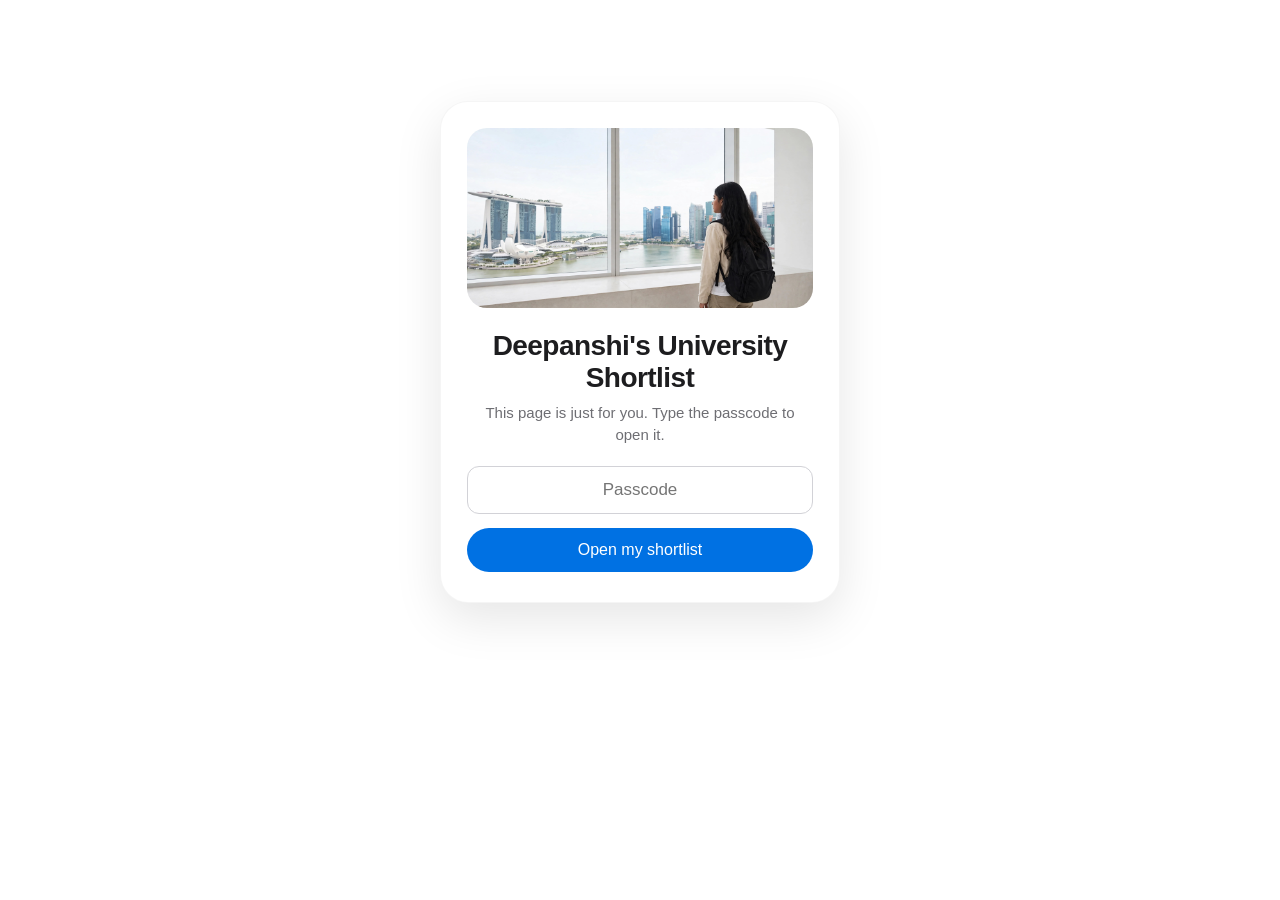
<file: d-7f3k9/index.html>
<!DOCTYPE html>
<html lang="en">
<head>
<meta name="robots" content="noindex, nofollow" />
<meta charset="UTF-8">
<meta name="viewport" content="width=device-width, initial-scale=1.0">
<title>Deepanshi's University Shortlist</title>
<style>
  * { box-sizing: border-box; margin: 0; padding: 0; }
  body {
    font-family: -apple-system, BlinkMacSystemFont, "SF Pro Display", "SF Pro Text", Inter, "Helvetica Neue", Helvetica, Arial, sans-serif;
    background: #ffffff; color: #1d1d1f; min-height: 100vh; padding: 20px 20px 56px;
    -webkit-font-smoothing: antialiased; text-rendering: optimizeLegibility;
  }
  h1, h2, h3 { font-weight: 600; letter-spacing: -0.02em; color: #1d1d1f; }
  /* ---------- Passcode gate ---------- */
  #gate { max-width: 400px; margin: 9vh auto 0; background: #fff; border-radius: 28px;
    padding: 26px 26px 30px; text-align: center; box-shadow: 0 16px 48px rgba(0,0,0,.10);
    border: 1px solid rgba(0,0,0,.04); }
  #gate .gate-img { width: 100%; height: 180px; object-fit: cover; border-radius: 20px; display: block; margin-bottom: 22px; }
  #gate h1 { font-size: 28px; margin: 0 0 8px; }
  #gate p { font-size: 15px; color: #6e6e73; margin-bottom: 20px; line-height: 1.45; }
  #gate input { width: 100%; font-size: 17px; padding: 13px 14px; border: 1px solid #d2d2d7;
    border-radius: 12px; text-align: center; font-family: inherit; background: #fff; color: #1d1d1f; }
  #gate input:focus { outline: none; border-color: #0071e3; box-shadow: 0 0 0 4px rgba(0,113,227,.15); }
  #gate button { width: 100%; margin-top: 14px; font-size: 16px; font-weight: 500; padding: 13px;
    border: none; border-radius: 999px; background: #0071e3; color: #fff; cursor: pointer; font-family: inherit; }
  #gate button:hover { background: #0077ed; }
  #gateErr { color: #d70015; font-size: 14px; font-weight: 500; margin-top: 12px; display: none; }
  /* ---------- App layout ---------- */
  #app { max-width: 1080px; margin: 0 auto; }
  header.top { text-align: center; padding: 48px 0 6px; }
  header.top h1 { font-size: clamp(32px, 5vw, 48px); font-weight: 700; }
  header.top p { color: #6e6e73; font-size: 17px; margin-top: 8px; }
  .panel { background: #f5f5f7; border-radius: 24px; padding: 28px; margin-top: 30px; }
  .panel h2 { font-size: 22px; margin-bottom: 6px; }
  .panel .hint { font-size: 14px; color: #6e6e73; margin-bottom: 16px; line-height: 1.45; }
  .subj-row { display: grid; grid-template-columns: 44px 1fr 76px; gap: 8px; align-items: center; margin-bottom: 9px; }
  .lvl { font-weight: 600; font-size: 13px; text-align: center; padding: 7px 0; border-radius: 8px; }
  .lvl.hl { background: #1d1d1f; color: #fff; }
  .lvl.sl { background: #e8e8ed; color: #424245; }
  select { width: 100%; font-family: inherit; font-size: 15px; padding: 10px 8px;
    border: 1px solid #d2d2d7; border-radius: 12px; background: #fff; color: #1d1d1f; }
  select:focus { outline: none; border-color: #0071e3; box-shadow: 0 0 0 4px rgba(0,113,227,.15); }
  .extras { display: grid; grid-template-columns: 44px 1fr 76px; gap: 8px; align-items: center; margin-top: 4px; }
  .extras .lbl { grid-column: 2; font-size: 14.5px; font-weight: 500; color: #1d1d1f; }
  .totalbar { margin-top: 18px; background: #1d1d1f;
    color: #fff; border-radius: 18px; padding: 16px 20px; display: flex;
    justify-content: space-between; align-items: center; font-weight: 500; font-size: 16px; }
  .totalbar .big { font-size: 26px; font-weight: 600; }
  /* ---------- Country tabs ---------- */
  #countries { display: flex; gap: 8px; overflow-x: auto; padding: 28px 2px 6px; -webkit-overflow-scrolling: touch; }
  #countries button { flex: 0 0 auto; font-family: inherit; font-size: 15px; font-weight: 500;
    padding: 9px 16px; border-radius: 999px; border: 1px solid #d2d2d7; background: #fff;
    color: #1d1d1f; cursor: pointer; }
  #countries button:hover { background: #f5f5f7; }
  #countries button.on { background: #1d1d1f; border-color: #1d1d1f; color: #fff; }
  /* ---------- Country hero ---------- */
  #countryHero { margin-top: 16px; }
  .hero-media { position: relative; border-radius: 24px; overflow: hidden; box-shadow: 0 12px 32px rgba(0,0,0,.10); }
  .hero-media img { width: 100%; height: clamp(220px, 38vw, 380px); object-fit: cover; display: block; }
  .hero-media::after { content: ""; position: absolute; left: 0; right: 0; bottom: 0; height: 58%;
    background: linear-gradient(180deg, rgba(0,0,0,0) 0%, rgba(0,0,0,.38) 100%); }
  .hero-title { position: absolute; left: 26px; bottom: 22px; z-index: 1; color: #fff;
    font-size: clamp(30px, 5vw, 44px); font-weight: 700; letter-spacing: -0.02em;
    text-shadow: 0 2px 18px rgba(0,0,0,.35); }
  .hero-meta { color: #6e6e73; font-size: 14px; font-weight: 500; margin-top: 12px; }
  #entrynote { font-size: 13.5px; color: #6e6e73; background: #f5f5f7;
    border-radius: 14px; padding: 11px 14px; margin-top: 14px; }
  #banner { display: none; margin-top: 14px; background: #fbfbfd; border: 1px solid rgba(0,0,0,.06);
    border-radius: 18px; padding: 16px 18px; font-size: 14.5px; line-height: 1.55; color: #424245; }
  #banner h3 { color: #1d1d1f; font-size: 16px; margin-bottom: 4px; }
  #banner .kmk { margin-top: 8px; font-weight: 600; color: #1d1d1f; }
  /* ---------- Cards ---------- */
  #results { display: grid; grid-template-columns: 1fr; gap: 20px; margin-top: 20px; }
  @media (min-width: 760px) { #results { grid-template-columns: 1fr 1fr; } }
  .card { background: #fff; border: 1px solid rgba(0,0,0,.06); border-radius: 24px; padding: 24px;
    box-shadow: 0 8px 28px rgba(0,0,0,.05);
    display: flex; flex-direction: column; }
  .card h3 { font-size: 20px; line-height: 1.25; }
  .card .city { font-size: 13.5px; color: #6e6e73; font-weight: 500; margin: 3px 0 10px; }
  .course { border-top: 1px solid #e8e8ed; padding: 11px 0 4px; }
  .course:first-of-type { border-top: none; padding-top: 2px; }
  .cname { font-weight: 600; font-size: 15px; color: #1d1d1f; }
  .req { font-size: 14px; color: #424245; line-height: 1.5; margin-top: 3px; }
  .chip { display: inline-block; font-size: 10.5px; font-weight: 600; letter-spacing: .04em;
    text-transform: uppercase; padding: 2px 7px; border-radius: 6px; margin-right: 6px; vertical-align: 1px; }
  .chip.pc { background: rgba(0,113,227,.10); color: #0060c9; }
  .chip.gen { background: #f5f5f7; color: #6e6e73; }
  .chip.cred { background: rgba(0,113,227,.07); color: #0071e3; }
  .chip.np { background: #f5f5f7; color: #86868b; }
  .badge { display: inline-block; font-size: 13px; font-weight: 600; padding: 5px 11px;
    border-radius: 999px; margin-top: 8px; }
  .b-reach { background: #e6f7ec; color: #0a7d33; }
  .b-stretch { background: #fff4d6; color: #9a6a00; }
  .b-below { background: #fdecec; color: #c81e1e; }
  .cnote { font-size: 13px; color: #6e6e73; line-height: 1.5; margin-top: 7px; }
  .card .uninote { font-size: 13px; color: #6e6e73; line-height: 1.5; margin-top: 10px;
    background: #f5f5f7; border-radius: 12px; padding: 9px 11px; }
  .cardfoot { margin-top: auto; padding-top: 13px; display: flex; justify-content: space-between;
    align-items: center; gap: 10px; flex-wrap: wrap; }
  .verified { font-size: 12.5px; color: #86868b; font-weight: 500; }
  a.visit { font-size: 13.5px; font-weight: 500; text-decoration: none; color: #fff;
    background: #0071e3; padding: 8px 14px; border-radius: 999px; }
  a.visit:hover { background: #0077ed; }
  footer { text-align: center; color: #86868b; font-size: 13.5px; font-weight: 400; margin-top: 30px; }
</style>
</head>
<body>

<div id="gate">
  <img class="gate-img" src="img/singapore.jpg" alt="">
  <h1>Deepanshi's University Shortlist</h1>
  <p>This page is just for you. Type the passcode to open it.</p>
  <input type="password" id="pw" placeholder="Passcode" autocomplete="off">
  <button id="unlockBtn">Open my shortlist</button>
  <div id="gateErr">That passcode doesn't match — try again.</div>
</div>

<div id="app" style="display:none">
  <header class="top">
    <h1>Deepanshi's University Shortlist</h1>
    <p>Set your target grades, pick a country, and see which universities fit.</p>
  </header>

  <section class="panel" id="profilePanel">
    <h2>Your subjects &amp; target grades</h2>
    <p class="hint">These are the grades you are aiming for — not your real results. Change anything and the badges below update straight away.</p>
    <div id="hlRows"></div>
    <div id="slRows"></div>
    <div class="extras">
      <span></span>
      <span class="lbl">TOK + Extended Essay bonus points</span>
      <select id="tokSel"></select>
    </div>
    <div class="totalbar"><span>Your projected total</span><span class="big"><span id="totalNum">0</span> / 45</span></div>
  </section>

  <nav id="countries"></nav>
  <section id="countryHero">
    <div class="hero-media"><img id="heroImg" src="img/us.jpg" alt="United States"><div class="hero-title" id="heroTitle">United States</div></div>
    <p class="hero-meta" id="heroMeta"></p>
  </section>
  <p id="entrynote">Figures are for 2026/2027 entry — 2028 requirements are not published yet.</p>
  <div id="banner"></div>
  <section id="results"></section>

  <footer>Made for Deepanshi · Data from official university websites only</footer>
</div>

<script>
"use strict";
/* ================= Subjects ================= */
const SUBJECTS = [
  {k:"maa", n:"Mathematics: Analysis and Approaches"},
  {k:"mai", n:"Mathematics: Applications and Interpretation"},
  {k:"physics", n:"Physics"},
  {k:"chemistry", n:"Chemistry"},
  {k:"biology", n:"Biology"},
  {k:"cs", n:"Computer Science"},
  {k:"dt", n:"Design Technology"},
  {k:"ess", n:"Environmental Systems & Societies"},
  {k:"economics", n:"Economics"},
  {k:"business", n:"Business Management"},
  {k:"psychology", n:"Psychology"},
  {k:"geography", n:"Geography"},
  {k:"history", n:"History"},
  {k:"globalpolitics", n:"Global Politics"},
  {k:"english", n:"English (Language A or B)"},
  {k:"french", n:"French"},
  {k:"spanish", n:"Spanish"},
  {k:"german", n:"German"},
  {k:"mandarin", n:"Mandarin"},
  {k:"hindi", n:"Hindi"},
  {k:"visualarts", n:"Visual Arts"},
  {k:"music", n:"Music"},
  {k:"theatre", n:"Theatre"},
  {k:"film", n:"Film"},
  {k:"sehs", n:"Sports, Exercise & Health Science"}
];
const GROUPS = {
  maths: ["maa","mai"],
  maa: ["maa"],
  physics: ["physics"],
  chemistry: ["chemistry"],
  biology: ["biology"],
  cs: ["cs"],
  english: ["english"],
  economics: ["economics"],
  french: ["french"],
  science: ["physics","chemistry","biology"],
  chemBio: ["chemistry","biology"],
  sciOrCs: ["physics","chemistry","biology","cs"]
};
/* ================= Profile state ================= */
const profile = {
  hl: [ {s:"maa", g:6}, {s:"physics", g:6}, {s:"english", g:6} ],
  sl: [ {s:"economics", g:6}, {s:"cs", g:6}, {s:"french", g:6} ],
  tok: 2
};
let curCountry = "US";
let P = null; // computed profile, refreshed on every render

function computeProfile() {
  const map = {};
  profile.sl.forEach(e => { map[e.s] = {level:"SL", grade:e.g}; });
  profile.hl.forEach(e => { map[e.s] = {level:"HL", grade:e.g}; }); // HL wins if duplicated
  const hlGrades = profile.hl.map(e => e.g);
  const slGrades = profile.sl.map(e => e.g);
  const total = hlGrades.concat(slGrades).reduce((a,b)=>a+b,0) + profile.tok;
  return { map, hlGrades, slGrades,
    hlSum: hlGrades.reduce((a,b)=>a+b,0), total };
}

/* ================= Profile editor ================= */
function subjectOptions(sel) {
  return SUBJECTS.map(o => '<option value="' + o.k + '"' + (o.k===sel ? " selected" : "") + ">" + o.n + "</option>").join("");
}
function gradeOptions(sel) {
  let h = "";
  for (let g = 7; g >= 1; g--) h += '<option value="' + g + '"' + (g===sel ? " selected" : "") + ">" + g + "</option>";
  return h;
}
function buildProfile() {
  const mk = (lvl, arr) => arr.map((e, i) =>
    '<div class="subj-row"><span class="lvl ' + lvl.toLowerCase() + '">' + lvl + "</span>" +
    '<select data-lvl="' + lvl + '" data-i="' + i + '" class="subjSel">' + subjectOptions(e.s) + "</select>" +
    '<select data-lvl="' + lvl + '" data-i="' + i + '" class="gradeSel">' + gradeOptions(e.g) + "</select></div>"
  ).join("");
  document.getElementById("hlRows").innerHTML = mk("HL", profile.hl);
  document.getElementById("slRows").innerHTML = mk("SL", profile.sl);
  const tok = document.getElementById("tokSel");
  tok.innerHTML = [0,1,2,3].map(v => '<option value="' + v + '"' + (v===profile.tok ? " selected" : "") + ">" + v + "</option>").join("");
  document.querySelectorAll(".subjSel").forEach(sel => sel.addEventListener("change", () => {
    profile[sel.dataset.lvl.toLowerCase()][+sel.dataset.i].s = sel.value; renderResults();
  }));
  document.querySelectorAll(".gradeSel").forEach(sel => sel.addEventListener("change", () => {
    profile[sel.dataset.lvl.toLowerCase()][+sel.dataset.i].g = +sel.value; renderResults();
  }));
  tok.addEventListener("change", () => { profile.tok = +tok.value; renderResults(); });
}

/* ================= University data (verified 2026-11-17) ================= */
const DATA = {
"US": { "label": "United States", "intro": "US universities don't publish IB cut-off scores — admission is holistic (they look at everything). The notes show each university's published IB credit policy instead.", "unis": [
  { "name": "Massachusetts Institute of Technology (MIT)", "city": "Cambridge, Massachusetts",
    "url": "https://mitadmissions.org/apply/",
    "courses": [ { "name": "Computer Science and Engineering (Course 6-3) · Electrical Engineering with Computing (6-5) · Computer Science, Economics, and Data Science (6-14) · Physics · Mathematics · Economics",
      "req": "No published IB admission threshold — credit policy only.", "type": "credit",
      "note": "IB credit is for Higher Level exams only (no SL credit). Maths HL 7 = credit for Calculus I (18.01). Physics HL 7 = credit for 8.01. English HL 7 places you out of the First Year Essay Evaluation." } ] },
  { "name": "Stanford University", "city": "Stanford, California",
    "url": "https://admission.stanford.edu/",
    "courses": [ { "name": "Computer Science · Electrical Engineering · Engineering · Physics · Mathematics · Economics · Data Science",
      "req": "No published IB admission threshold — credit policy only.", "type": "credit",
      "note": "IB credit: HL exams only, score 5 or more. Computer Science HL 5+ = 5 units. Maths AA HL 6+ = 6 units. Physics HL 5 = 4 units, 6+ = 8 units. Maximum 45 units of test credit." } ] },
  { "name": "Carnegie Mellon University", "city": "Pittsburgh, Pennsylvania",
    "url": "https://www.cmu.edu/admission/admission/undergraduate-admission-requirements",
    "courses": [ { "name": "Computer Science · Electrical and Computer Engineering · Engineering · Physics · Mathematics · Economics",
      "req": "No published IB admission threshold — credit policy only.", "type": "credit",
      "note": "IB credit: advanced standing and/or credit is possible for HL scores of 6 or 7 — each college decides after you enrol. CMU's test-flexible policy also accepts IB scores as a test option." } ] },
  { "name": "University of California, Berkeley", "city": "Berkeley, California",
    "url": "http://admissions.berkeley.edu/apply-to-berkeley/",
    "courses": [ { "name": "Electrical Engineering and Computer Sciences (EECS) · Computer Science · Data Science · Engineering · Physics · Mathematics · Economics",
      "req": "No published IB admission threshold — credit policy only.", "type": "credit",
      "note": "IB credit: HL exams with 5, 6 or 7 earn unit credit (no SL credit). HL Maths AA 5–7 satisfies MATH 51, and a 7 also satisfies MATH 52." } ] },
  { "name": "University of California, Los Angeles (UCLA)", "city": "Los Angeles, California",
    "url": "https://admission.ucla.edu/index%2Ephp/apply",
    "courses": [ { "name": "Computer Science · Computer Science and Engineering · Electrical Engineering · Engineering · Mathematics · Physics · Economics",
      "req": "No published IB admission threshold — credit policy only.", "type": "credit",
      "note": "IB credit: most HL exams at 5 or more earn credit (no SL credit). Computer Science HL 5–7 = 8.0 units. An IB Diploma score of 30 or more earns 6.0 units of unassigned credit." } ] },
  { "name": "Georgia Institute of Technology (Georgia Tech)", "city": "Atlanta, Georgia",
    "url": "https://admission.gatech.edu/first-year/deadlines",
    "courses": [ { "name": "Computer Science · Computer Engineering · Electrical Engineering · Engineering · Physics · Mathematics · Economics",
      "req": "No published IB admission threshold — credit policy only.", "type": "credit",
      "note": "IB credit examples: Computer Science HL 5–7 = CS 1301. Economics HL 5–7 = ECON 2105 and 2106. English A HL 5–7 = LMC 2060. IB exams must be finished before you enrol." } ] },
  { "name": "University of Illinois Urbana-Champaign (UIUC)", "city": "Urbana, Illinois",
    "url": "https://www.admissions.illinois.edu/first-year-admission-policies/",
    "courses": [ { "name": "Computer Science · Electrical Engineering · Computer Engineering · Engineering · Data Science · Physics · Mathematics · Economics",
      "req": "No published IB admission threshold — credit policy only.", "type": "credit",
      "note": "Illinois publishes IB credit and placement cut-offs, and state law requires credit for IB scores of 4, 5, 6 and 7. Subject tables cover both HL and SL exams." } ] },
  { "name": "The University of Texas at Austin (UT Austin)", "city": "Austin, Texas",
    "url": "https://admissions.utexas.edu/apply/international-students/",
    "courses": [ { "name": "Computer Science · Electrical and Computer Engineering · Engineering · Data Science · Physics · Mathematics · Economics",
      "req": "No published IB admission threshold — credit policy only.", "type": "credit",
      "note": "IB credit: HL exams earn course credit — e.g. Physics HL 5–7 = the PHY 302K/302L sequence. IB Diploma holders also earn credit for scores of 4 or more on HL and SL exams under Texas law." } ] },
  { "name": "University of Washington", "city": "Seattle, Washington",
    "url": "https://admit.washington.edu/apply/dates-deadlines/",
    "courses": [ { "name": "Computer Science · Computer Engineering · Electrical Engineering · Engineering · Physics · Mathematics · Economics",
      "req": "No published IB admission threshold — credit policy only.", "type": "credit",
      "note": "IB credit: in most cases, credits are awarded for grades of 4 or higher. Earning the full IB Diploma (not a certificate) adds 5 extra quarter credits." } ] },
  { "name": "Purdue University", "city": "West Lafayette, Indiana",
    "url": "https://admissions.purdue.edu/become-student/first-year-criteria/",
    "courses": [ { "name": "Computer Science · Data Science · Electrical Engineering · Computer Engineering · Engineering · Physics · Mathematics · Economics",
      "req": "No published IB admission threshold — credit policy only.", "type": "credit",
      "note": "IB credit: both HL and SL exams may earn transfer credit. From fall 2025, you need a score of 4 or higher to receive Purdue credit." } ] }
] },
"UK": { "label": "United Kingdom", "unis": [
  { "name": "University of Oxford", "city": "Oxford",
    "url": "https://www.ox.ac.uk/admissions/undergraduate/courses/undergraduate-course-listing-a-z",
    "courses": [
      { "name": "Computer Science (BA / MCompSci)", "type": "pc", "total": 39, "pattern": [7,6,6],
        "req": "39 points including core points, with 766 at HL — the 7 must be in HL Mathematics. Either HL Maths course is accepted.",
        "subj": [ {"g":"maths","level":"HL","min":7} ] },
      { "name": "Engineering Science (MEng)", "type": "pc", "total": 40, "pattern": [7,7,6],
        "req": "40 points including core points, with 776 at HL — 7s in HL Mathematics and Physics. ESAT test also required.",
        "subj": [ {"g":"maths","level":"HL","min":7}, {"g":"physics","level":"HL","min":7} ] },
      { "name": "Economics and Management (BA)", "type": "pc", "total": 39, "pattern": [7,6,6],
        "req": "39 points including core points, with 766 at HL. Mathematics at HL (6 or 7) is required — Economics is not required beforehand.",
        "subj": [ {"g":"maths","level":"HL","min":6} ] }
    ] },
  { "name": "University of Cambridge", "city": "Cambridge",
    "url": "https://www.kings.cam.ac.uk/subjects/computer-science",
    "note": "Offers are set by individual Colleges — some Colleges publish 42 points as their minimum, and one publishes 43 points / 777. The exact figure depends on the College you apply to.",
    "courses": [
      { "name": "Computer Science (BA / MEng)", "type": "pc", "total": 41, "pattern": [7,7,6],
        "req": "41–42 points overall, with 776 at Higher Level. Colleges normally ask for a 7 in HL Mathematics: Analysis and Approaches.",
        "subj": [ {"g":"maths","level":"HL","min":7} ] },
      { "name": "Engineering", "type": "pc", "total": 41, "pattern": [7,7,6],
        "req": "41–42 points overall, with 776 at Higher Level. Needs HL Mathematics (Analysis and Approaches) and HL Physics. ESAT test also required.",
        "subj": [ {"g":"maa","level":"HL","min":null}, {"g":"physics","level":"HL","min":null} ] }
    ] },
  { "name": "Imperial College London", "city": "London",
    "url": "https://www.imperial.ac.uk/study/courses/undergraduate/computing-beng/?removeCourse=1221138",
    "courses": [
      { "name": "Computing (BEng)", "type": "pc", "total": 41, "check": "impComp",
        "req": "Minimum 41 points overall, including 7 in HL Mathematics and 7 in another relevant HL subject. TMUA test also required.",
        "subj": [ {"g":"maths","level":"HL","min":7} ] },
      { "name": "Electrical and Electronic Engineering (BEng)", "type": "pc", "total": 40,
        "req": "Minimum 40 points overall, including 7 in HL Mathematics and 7 in HL Physics. ESAT test also required.",
        "subj": [ {"g":"maths","level":"HL","min":7}, {"g":"physics","level":"HL","min":7} ] }
    ] },
  { "name": "UCL (University College London)", "city": "London",
    "url": "https://www.ucl.ac.uk/prospective-students/undergraduate/degrees/computer-science-bsc-2026",
    "courses": [
      { "name": "Computer Science (BSc)", "type": "pc", "total": 40, "hlSum": 20,
        "req": "40 points, with a total of 20 points in your three HL subjects, including grade 7 in HL Mathematics.",
        "subj": [ {"g":"maths","level":"HL","min":7} ] },
      { "name": "Economics (BSc (Econ))", "type": "pc", "total": 39, "hlSum": 19, "minHL": 5,
        "req": "39 points, with a total of 19 points in your three HL subjects, including grade 7 in HL Mathematics, and no HL score below 5. (A grade 6 in Economics is only needed if Economics is taken at HL.)",
        "subj": [ {"g":"maths","level":"HL","min":7} ] }
    ] },
  { "name": "The University of Edinburgh", "city": "Edinburgh",
    "url": "https://study.ed.ac.uk/programmes/undergraduate/57-computer-science/entry-requirements",
    "courses": [
      { "name": "Computer Science (BSc (Hons))", "type": "pc", "total": 34, "pattern": [6,6,5],
        "req": "Standard range: from 34 points with 665 at HL, up to 43 points with 777 at HL. Must include HL Mathematics (Analysis and Approaches only) at 6, and English at 5 — SL English is enough, and yours is HL.",
        "subj": [ {"g":"maa","level":"HL","min":6}, {"g":"english","level":"any","min":5} ] },
      { "name": "Artificial Intelligence (BSc (Hons))", "type": "pc", "total": 34, "pattern": [6,6,5],
        "req": "Standard range: from 34 points with 665 at HL, up to 43 points with 777 at HL. Must include HL Mathematics (Analysis and Approaches only) at 6, and English at 5 — SL English is enough, and yours is HL.",
        "subj": [ {"g":"maa","level":"HL","min":6}, {"g":"english","level":"any","min":5} ] }
    ] },
  { "name": "The University of Manchester", "city": "Manchester",
    "url": "https://www.manchester.ac.uk/study/undergraduate/courses/2025/00560/bsc-computer-science/all-content/COMP15111",
    "note": "Manchester's 2027-entry page may show a lower figure (37 points with 766) — that change could not be confirmed on manchester.ac.uk in this check, so the verified 2026 figure is shown.",
    "courses": [
      { "name": "Computer Science (BSc)", "type": "pc", "total": 38, "pattern": [7,7,6],
        "req": "38 points overall with 776 in HL subjects, including 7 in Mathematics: Analysis and Approaches, and at least one science subject at HL (Physics counts).",
        "subj": [ {"g":"maa","level":"HL","min":7}, {"g":"science","level":"HL","min":null} ] }
    ] },
  { "name": "King's College London", "city": "London",
    "url": "https://www.kcl.ac.uk/study/undergraduate/courses/computer-science-bsc/requirements",
    "courses": [
      { "name": "Computer Science (BSc)", "type": "pc", "total": 39, "totalAltHLSum": 20,
        "req": "39 points overall, or an aggregate of 20 points from your three Higher Level subjects. Must include grade 6 in HL Mathematics.",
        "subj": [ {"g":"maths","level":"HL","min":6} ] }
    ] },
  { "name": "University of Bristol", "city": "Bristol",
    "url": "https://www.bristol.ac.uk/study/undergraduate/2027/computer-science/bsc-computer-science/",
    "courses": [
      { "name": "Computer Science (BSc)", "type": "pc", "total": 38, "hlSum": 18,
        "req": "38 points overall with 18 points at Higher Level, including 7 at HL in Mathematics.",
        "subj": [ {"g":"maths","level":"HL","min":7} ] },
      { "name": "Physics (BSc)", "type": "pc", "total": 38, "hlSum": 18, "check": "brisPhys",
        "req": "38 points overall with 18 points at Higher Level, including 7 and 6 (in any order) at HL in Mathematics and Physics." }
    ] },
  { "name": "University of Warwick", "city": "Coventry",
    "url": "https://warwick.ac.uk/study/undergraduate/courses-2026/bsc-computer-science/content-blocks/",
    "courses": [
      { "name": "Computer Science (BSc)", "type": "pc", "total": 39, "pattern": [7,6,6],
        "req": "Typical offer: 39 points with 766 in three HL subjects, including 7 in HL Mathematics (Analysis and Approaches only). Most applicants also take the TMUA.",
        "subj": [ {"g":"maa","level":"HL","min":7} ] },
      { "name": "Economics (BSc)", "type": "pc", "total": 38,
        "req": "Typical offer: 38 points including 6 in HL Mathematics. English condition: IB grade 5 in English A (HL or SL) is one published way to meet it.",
        "subj": [ {"g":"maths","level":"HL","min":6}, {"g":"english","level":"any","min":5} ] }
    ] },
  { "name": "Durham University", "city": "Durham",
    "url": "https://www.durham.ac.uk/study/undergraduate/how-to-apply/entry-requirements/",
    "note": "This figure comes from Durham's UCAS course listing — re-check it directly on durham.ac.uk before relying on it.",
    "courses": [
      { "name": "Computer Science (BSc)", "type": "pc", "total": 37, "pattern": [7,6,6],
        "req": "37 points, with 766 at Higher Level including Mathematics.",
        "subj": [ {"g":"maths","level":"HL","min":6} ] }
    ] }
] },
"AU": { "label": "Australia", "unis": [
  { "name": "University of Melbourne", "city": "Melbourne",
    "url": "https://study.unimelb.edu.au/how-to-apply/undergraduate-study/recognised-vce-equivalent-qualifications/qualifications/general-international-qualifications-international-baccalaureate-ib-diploma",
    "note": "Engineering at Melbourne is postgraduate — you would do a bachelor's degree first, then the Master of Engineering.",
    "courses": [
      { "name": "Bachelor of Science (majors include Computer Science, Data Science, Mathematics, Physics)", "type": "pc", "total": 31,
        "req": "IB 31 (published indicative entry score). Needs grade 4 or more in Maths (your AA HL counts), grade 4 or more in one of Biology, Chemistry or Physics (HL or SL), and grade 4 or more in English.",
        "subj": [ {"g":"maths","level":"any","min":4}, {"g":"science","level":"any","min":4}, {"g":"english","level":"any","min":4} ] },
      { "name": "Bachelor of Commerce (Economics major)", "type": "pc", "total": 34,
        "req": "IB 34 (published indicative entry score). Needs English, and grade 4 or more in Maths (your AA HL counts).",
        "subj": [ {"g":"maths","level":"any","min":4}, {"g":"english","level":"any","min":4} ] }
    ] },
  { "name": "University of Sydney", "city": "Sydney",
    "url": "https://www.sydney.edu.au/content/dam/corporate/documents/study/how-to-apply/domestic-admission-guide.pdf",
    "courses": [
      { "name": "Bachelor of Science · Bachelor of Advanced Computing · Bachelor of Economics", "type": "np",
        "note": "IB totals are not published — entry is shown in ATAR: Science 80, Advanced Computing 90, Economics 91. Sydney says IB entry is based on your total IB Diploma score, but the per-course IB figures were not in the official pages checked, so there is no badge here. (Do not convert ATAR to IB yourself.)" }
    ] },
  { "name": "UNSW Sydney", "city": "Sydney (Kensington)",
    "url": "https://www.unsw.edu.au/study/undergraduate/bachelor-of-computer-science?studentType=International",
    "courses": [
      { "name": "Bachelor of Science (Computer Science)", "type": "pc", "total": 34,
        "req": "IB 34 — the published international direct-entry requirement. (A higher figure, 37, on the same page is the domestic selection rank, not the international requirement.)" },
      { "name": "Bachelor of Engineering (Honours) / Computer Science", "type": "pc", "total": 35,
        "req": "IB 35 — the published international direct-entry requirement." }
    ] },
  { "name": "Monash University", "city": "Melbourne (Clayton)",
    "url": "http://monash.edu/study/courses/find-a-course/computer-science-c2001?gad_source=5&gclid=EAIaIQobChMI8vv2_c3oiQMVqIfpBR08eQq0EAEYASAAEgKwkfD_BwE&international=true",
    "courses": [
      { "name": "Bachelor of Computer Science", "type": "pc", "total": 28,
        "req": "IB 28. Prerequisites in IB terms: Maths — at least 3 in AA or AI at HL, or at least 4 in AA at SL; English — at least 3 at HL or at least 4 at SL.",
        "subj": [ {"g":"maths","hlMin":3,"slMin":4}, {"g":"english","hlMin":3,"slMin":4} ] },
      { "name": "Bachelor of Science", "type": "pc", "total": 28,
        "req": "IB 28. Needs English, plus a science or mathematics subject.",
        "subj": [ {"g":"english","hlMin":3,"slMin":4} ] },
      { "name": "Bachelor of Engineering (Honours), incl. Electrical and Computer Systems Engineering", "type": "pc", "total": 30,
        "req": "IB 30. Needs English, Mathematics, and Chemistry or Physics (IB grade equivalents published by Monash: Maths at least 3 at HL or 4 at SL; English at least 3 at HL or 4 at SL).",
        "subj": [ {"g":"maths","hlMin":3,"slMin":4}, {"g":"english","hlMin":3,"slMin":4} ] }
    ] },
  { "name": "The University of Queensland", "city": "Brisbane (St Lucia)",
    "url": "https://study.uq.edu.au/study-options/programs/bachelor-computer-science-2559?studentType=international&utm_source=PANTHEON_STRIPPED&utm_medium=PANTHEON_STRIPPED&utm_campaign=PANTHEON_STRIPPED",
    "courses": [
      { "name": "Bachelor of Computer Science", "type": "pc", "total": 32,
        "req": "IB 32 — UQ's entry score threshold: the lowest score that received an offer in Semester 1, 2026. Meeting it does not guarantee a place. Needs English and Mathematical Methods (or equivalent)." },
      { "name": "Bachelors of Computer Science / Science", "type": "pc", "total": 32,
        "req": "IB 32 — same threshold basis as above. Needs English, Mathematical Methods, and one of Biology, Chemistry, Earth and Environmental Science, or Physics." }
    ] },
  { "name": "Australian National University (ANU)", "city": "Canberra",
    "url": "https://study.anu.edu.au/apply/undergraduate-program-indicative-entry-requirements/international-baccalaureate-applications",
    "courses": [
      { "name": "Bachelor of Science", "type": "pc", "total": 31,
        "req": "IB 31 — from ANU's own published rank-to-IB table (selection rank 80). There are no formal subject prerequisites for this degree." },
      { "name": "Bachelor of Advanced Computing (Honours)", "type": "pc", "total": 33,
        "req": "IB 33 — from ANU's own published rank-to-IB table (selection rank 85). Needs Mathematics: AA at SL or HL, or AI at HL.",
        "subj": [ {"g":"maths","level":"any","min":null} ] },
      { "name": "Bachelor of Engineering (Honours)", "type": "pc", "total": 33,
        "req": "IB 33 — from ANU's own published rank-to-IB table (selection rank 85). Same Mathematics prerequisite as Advanced Computing.",
        "subj": [ {"g":"maths","level":"any","min":null} ] }
    ] },
  { "name": "The University of Western Australia (UWA)", "city": "Perth (Crawley)",
    "url": "https://www.uwa.edu.au/study/courses/bachelor-of-science",
    "courses": [
      { "name": "Bachelor of Science · Bachelor of Advanced Computer Science (Honours)", "type": "np",
        "note": "Entry is published in ATAR (Science 70; Advanced Computer Science 90, which also needs Mathematics Methods). UWA publishes a general IB minimum of 24 and its own IB-to-ATAR equivalence table, but no per-course IB score — so there is no badge here. IB English counts for English competence at SL 4 or HL 3." }
    ] },
  { "name": "Adelaide University", "city": "Adelaide",
    "url": "https://adelaide.edu.au/study/international-students/how-to-apply/entry-requirements/",
    "courses": [
      { "name": "Bachelor of Computer Science (incl. Artificial Intelligence and Machine Learning major)", "type": "gen", "total": 25,
        "req": "General requirement: an IB Diploma with a minimum total score of 25. No per-course IB score is published for this degree." }
    ] },
  { "name": "University of Technology Sydney (UTS)", "city": "Sydney",
    "url": "http://optimizely.uat.uts.edu.au/for-students/admissions-entry/how-to-apply/international-applicants/international-guides-and-brochures/contentassets/utsi-listing-grid-international-undergraduate-course-summary-table.pdf",
    "courses": [
      { "name": "Bachelor of Computing Science", "type": "pc", "total": 27,
        "req": "IB 27 / Predicted IB 32 — the pair of scores published in UTS's 2027 international course table. UTS has no subject prerequisites for this course. The badge uses the IB figure (27)." },
      { "name": "Bachelor of Engineering (Honours) — incl. Electrical, Electronic, Software and Data Engineering", "type": "pc", "total": 27,
        "req": "IB 27 / Predicted IB 32 — the pair published in UTS's 2027 international course table. No subject prerequisites; assumed knowledge includes Mathematics and Physics. The badge uses the IB figure (27)." },
      { "name": "Bachelor of Economics", "type": "pc", "total": 29,
        "req": "IB 29 / Predicted IB 34 — the pair published in UTS's 2027 international course table. The badge uses the IB figure (29)." }
    ] },
  { "name": "RMIT University", "city": "Melbourne",
    "url": "https://www.rmit.edu.au/study-with-us/levels-of-study/undergraduate-study/bachelor-degrees/bp094",
    "courses": [
      { "name": "Bachelor of Computer Science · Bachelor of Engineering (Electronic and Computer Systems Engineering) (Honours) / Bachelor of Computer Science", "type": "np",
        "note": "No IB score is published for these courses — entry is competitive and ranked on ATAR. Published prerequisites (VCE): an English study score of at least 25 and a Maths study score of at least 20, or equivalent studies. RMIT recognises the IB Diploma as equivalent to the VCE, but publishes no IB points figure." }
    ] }
] },
"NZ": { "label": "New Zealand", "unis": [
  { "name": "University of Auckland", "city": "Auckland",
    "url": "https://www.auckland.ac.nz/en/study/applications-and-admissions/entry-requirements/undergraduate-entry-requirements/new-zealand-secondary-school-applicants/international-baccalaureate.html",
    "courses": [
      { "name": "Bachelor of Science (BSc) — Computer Science, Data Science, Mathematics, Physics majors", "type": "pc", "total": 26,
        "req": "IB 26 — the published 2027 rank score for the BSc. (University Entrance itself needs 24 points, English as Language A at HL or SL, and any mathematics subject.)" },
      { "name": "Bachelor of Commerce (BCom) — Economics", "type": "pc", "total": 27,
        "req": "IB 27 — the published 2027 rank score for the BCom." },
      { "name": "Bachelor of Engineering (Honours) (BE(Hons)) — incl. Electrical & Electronic and Software Engineering", "type": "pc", "total": 32,
        "req": "IB 32 — the published 2027 rank score, with Mathematics and Physics at HL level. Conjoint BE(Hons) degrees ask for 34.",
        "subj": [ {"g":"maths","level":"HL","min":null}, {"g":"physics","level":"HL","min":null} ] }
    ] },
  { "name": "University of Otago", "city": "Dunedin",
    "url": "https://www.otago.ac.nz/future-students/entry-requirements/admission-from-international-baccalaureate",
    "courses": [
      { "name": "Bachelor of Science (BSc) — Computer Science, Data Science, Mathematics, Statistics, Physics majors · Bachelor of Commerce (BCom) — Economics", "type": "gen", "total": 24,
        "req": "General requirement: the IB Diploma with at least 24 points. English (Language A, SL or HL) and any mathematics subject cover literacy and numeracy. No higher score is published for these degrees. Otago does not offer an undergraduate Engineering degree." }
    ] },
  { "name": "Victoria University of Wellington", "city": "Wellington",
    "url": "https://www.wgtn.ac.nz/international/applying/entry-requirements",
    "courses": [
      { "name": "Bachelor of Engineering with Honours (BE(Hons)) — Electrical and Electronic, Software, Cybersecurity Engineering · Bachelor of Science (BSc) — Computer Science, Data Science", "type": "gen", "total": 24,
        "req": "General requirement: IB Diploma with a minimum of 24 points. All bachelor's degrees share the same academic entry criteria, so this standard covers Engineering and Computer Science too." }
    ] },
  { "name": "University of Canterbury", "city": "Christchurch",
    "url": "http://www.canterbury.ac.nz/study/getting-started/admission-and-enrolment/admission-pathways/ib-international-baccalaureate-diploma",
    "courses": [
      { "name": "Bachelor of Science (BSc) — Computer Science major · Bachelor of Science / Bachelor of Data Science", "type": "gen", "total": 24,
        "req": "General requirement: University Entrance through the awarded IB Diploma (24 points minimum), with English for literacy and any IB mathematics subject for numeracy." },
      { "name": "Bachelor of Engineering with Honours (BE(Hons)) — Electrical and Electronic, Computer, Software Engineering", "type": "pc",
        "req": "Subject requirements (no higher IB total is published): Maths — at least 4 at HL (or 5 at SL), HL recommended; Physics — at least 4 at HL (or 6 at SL), HL recommended. Chemistry is also listed, but it is NOT required for Computer, Electrical and Electronic, Mechatronics or Software Engineering.",
        "subj": [ {"g":"maths","hlMin":4,"slMin":5}, {"g":"physics","hlMin":4,"slMin":6} ] }
    ] },
  { "name": "Massey University", "city": "Palmerston North, Auckland and Wellington",
    "url": "https://www.massey.ac.nz/study/entry-requirements-to-study-at-massey/entry-requirements-for-international-students/",
    "courses": [
      { "name": "Bachelor of Information Sciences (BInfSc) — Computer Science, Data Science majors · Bachelor of Science (BSc) — Mathematics, Physics majors", "type": "gen", "total": 24,
        "req": "General requirement: a complete IB Diploma of 24 points. No higher score is published for these degrees." }
    ] },
  { "name": "University of Waikato", "city": "Hamilton (also Tauranga)",
    "url": "https://www.waikato.ac.nz/study/apply/international/entry-requirements-for-international-students/",
    "courses": [
      { "name": "Bachelor of Computer Science (BCompSc) · Bachelor of Engineering with Honours (BE(Hons)) · Bachelor of Science (BSc) — Data Analytics, Computer Science, Mathematics", "type": "gen", "total": 24,
        "req": "General requirement: a completed IB Diploma with a minimum of 24 points. No higher score is published for these degrees. The IB Diploma at 24 points also meets Waikato's English language criteria for bachelor's degrees." }
    ] },
  { "name": "AUT (Auckland University of Technology)", "city": "Auckland",
    "url": "https://www.aut.ac.nz/study/entry-requirements/international-student-entry-requirements",
    "courses": [
      { "name": "Bachelor of Computer and Information Sciences (BCIS) — Computer Science, Data Science, Software Development · Bachelor of Science (BSc) — Analytics", "type": "gen", "total": 24,
        "req": "General requirement: IB Diploma with a minimum of 24 points, plus English for literacy and any mathematics subject for numeracy." },
      { "name": "Bachelor of Engineering (Honours) (BE(Hons)) — Electrical and Electronic, Software, Mechatronics Engineering", "type": "pc", "total": 33,
        "req": "IB rank score of 33 (published as the guaranteed score for this degree), with a grade of 4 or better in Mathematics and Physics.",
        "subj": [ {"g":"maths","level":"any","min":4}, {"g":"physics","level":"any","min":4} ] }
    ] }
] },
"DE": { "label": "Germany", "germany": true,
  "bannerTitle": "How Germany recognises the IB — read this first",
  "bannerText": "Germany does not use a simple points cut-off. Under the national KMK rules (summarised by DAAD), an IB Diploma gives direct university entry only if conditions are met: at least 24 points in total, grade 4 or more in every subject (one grade 3 can be balanced by a grade 5 at the same or higher level), 12 consecutive years of schooling, and the right subject mix. Your mix — HL Maths AA, Physics and English, with SL Economics, Computer Science and French — meets the published subject conditions. German-taught programmes also need separate proof of German.",
  "unis": [
  { "name": "Technical University of Munich (TUM)", "city": "Munich",
    "url": "https://www.tum.de/en/studies/application/application-info-portal/applicants-with-international-baccalaureate",
    "courses": [
      { "name": "BSc Aerospace · BSc Management and Data Science · BSc Management and Technology", "type": "gen",
        "note": "No IB points score is published. Direct entry only if the KMK conditions (see top) are met. BSc Aerospace is fully taught in English. Only an IB with German A at HL counts as proof of German — German-taught courses (like Informatics, Electrical Engineering, Physics, Mathematics) need separate German proof, and no English-taught status was stated for them." }
    ] },
  { "name": "RWTH Aachen University", "city": "Aachen",
    "url": "https://www.rwth-aachen.de/go/id/bxip/lidx/1?mobile=1",
    "courses": [
      { "name": "BSc Computer Science · BSc Electrical Engineering and Information Technology · BSc Mathematics · BSc Mechanical Engineering · BSc Computational Engineering Science · BSc Computer Engineering", "type": "gen",
        "note": "No IB points score is published. For non-EU applicants, RWTH's general rule is an average grade of 2.5 or better in the entrance qualification (a lower grade can be balanced by a TestAS result). Important: RWTH states it does not offer any fully English-taught bachelor's degrees — some are taught in German and English. The KMK conditions (see top) apply." }
    ] },
  { "name": "Karlsruhe Institute of Technology (KIT)", "city": "Karlsruhe",
    "url": "https://www.sle.kit.edu/english/vorstudium/bachelor-mechanical-engineering-international.php",
    "courses": [
      { "name": "BSc Mechanical Engineering (International) — taught entirely in English", "type": "pc",
        "req": "The IB is listed as an accepted entrance qualification, with published IB conditions: Mathematics HL; Physics HL or SL; two languages at A or B with at least one foreign language at Language A or B HL; one social science subject (Economics counts); the sixth subject may be Computer Science. No IB points total is published. The badge checks these subject conditions only.",
        "subj": [ {"g":"maths","level":"HL","min":null}, {"g":"physics","level":"any","min":null}, {"g":"english","level":"HL","min":null}, {"g":"economics","level":"any","min":null}, {"g":"cs","level":"any","min":null} ],
        "note": "Also needed for this programme: an aptitude test result (SAT at least 1200, ACT at least 24, or TestAS at least 75%), a motivation letter, and English at B2 — the English test is waived if you have grade 5 or more in IB English. Winter term only, 125 places, application deadline 30 April." }
    ] },
  { "name": "Technical University of Berlin (TU Berlin)", "city": "Berlin",
    "url": "https://www.tu.berlin/en/",
    "courses": [
      { "name": "Programmes not verified", "type": "np",
        "note": "Could not verify: TU Berlin's official admissions and programme pages could not be retrieved for this check, so no courses, language claims or IB figures are recorded here. Check tu.berlin directly before using this entry." }
    ] },
  { "name": "Ludwig Maximilian University of Munich (LMU)", "city": "Munich",
    "url": "https://www.lmu.de/en/study/degree-students/applications-for-admission/",
    "courses": [
      { "name": "Bachelor's programmes incl. Physics, Mathematics, Computer Science / Informatics, Economics", "type": "gen",
        "note": "No IB points score is published, and no English-taught status was stated for LMU bachelor's programmes. IB holders who have not yet received their final certificate need a recognition letter from the Bavarian ZAST office, and from summer 2027 a uni-assist preliminary review (VPD) before applying. Evidence of German proficiency is the default for bachelor's applicants. The KMK conditions (see top) apply." }
    ] },
  { "name": "Heidelberg University", "city": "Heidelberg",
    "url": "https://www.uni-heidelberg.de/en/study/application-enrolment/study-requirements/studienkolleg-and-feststellungsprufung",
    "courses": [
      { "name": "Undergraduate subjects incl. Mathematics, Computer Science, Physics, Economics", "type": "np",
        "note": "No IB points score or IB-specific wording is published on the page checked, and no English-taught bachelor's status was stated. Heidelberg's general rule: if your qualification is recognised as equivalent to the German Abitur, you can apply directly; if it is only partly comparable, you must first pass the Feststellungsprüfung at a Studienkolleg. For the IB, equivalence is decided under the KMK conditions (see top)." }
    ] },
  { "name": "University of Freiburg", "city": "Freiburg im Breisgau",
    "url": "https://uni-freiburg.de/en/studies/degree-programmes/degree-programme/391/",
    "courses": [
      { "name": "Liberal Arts and Sciences (LAS), BA / BSc — taught in English", "type": "np",
        "note": "LAS is Freiburg's verified English-taught bachelor's degree — but its majors (Culture and History, Governance, Life Sciences, Environmental and Sustainability Sciences) are not your target subjects. Freiburg's named BSc programmes in Computer Science, Physics and Mathematics were not shown as English-taught. No IB points score is published for LAS. The KMK conditions (see top) apply." }
    ] },
  { "name": "Technical University of Darmstadt (TU Darmstadt)", "city": "Darmstadt",
    "url": "https://www.informatik.tu-darmstadt.de/studium_fb20/im_studium/studiengaenge_liste/informatik_bsc.en.jsp",
    "courses": [
      { "name": "BSc Informatik (Computer Science) — teaching language: German", "type": "gen",
        "note": "No IB points score is published. The programme page states there are no course-specific admission requirements beyond a recognised university entrance qualification. It is taught in German. The KMK conditions (see top) decide whether an IB counts as that qualification." }
    ] },
  { "name": "University of Bonn", "city": "Bonn",
    "url": "https://www.uni-bonn.de/en/studying/degree-programs/degree-programs-a-z?active_layout=masonry&leading_letter&SearchableText&submit&graduation=bachelor_of_science",
    "courses": [
      { "name": "BSc Computer Science · BSc Economics · BSc Economics and Computer Science · BSc Mathematics · BSc Physics", "type": "np",
        "note": "No IB points score or IB-specific requirement is published on the pages checked. Bonn's official brochure states all undergraduate programmes (except English Studies) are taught predominantly in German. The KMK conditions (see top) apply." }
    ] },
  { "name": "Constructor University", "city": "Bremen",
    "url": "https://constructor.university/admission-aid/application-information-undergraduate",
    "courses": [
      { "name": "Computer Science · Software, Data and Technology · Mathematics, Modelling and Data Analytics · Physics and Data Science · Electrical and Computer Engineering", "type": "gen",
        "note": "A private, English-medium university — German is not required for undergraduate admission. No IB points total is published. All applicants need proof of English: IB English A Literature or Language and Literature at 6 or 7 is one accepted route (IELTS 6.5 or TOEFL iBT 90 also work). Constructor does not require SAT/ACT — but if a school diploma does not give direct German university admission, enrolment may require standardised testing, so the KMK conditions (see top) still matter." }
    ] }
] },
"SG": { "label": "Singapore", "unis": [
  { "name": "National University of Singapore (NUS)", "city": "Singapore",
    "url": "http://www.nus.edu.sg/oam/admissions/ib-diploma/admission-requirements",
    "courses": [
      { "name": "Computer Science", "type": "pc",
        "req": "Subject prerequisite: a pass in HL Mathematics: Analysis and Approaches. No IB total cut-off is published — NUS also requires English to be one of your subjects and considers applications holistically. The badge checks the subject prerequisite only.",
        "subj": [ {"g":"maa","level":"HL","min":null} ] },
      { "name": "Engineering / Electrical Engineering · Computer Engineering", "type": "pc",
        "req": "Subject prerequisite: a pass in HL Mathematics: Analysis and Approaches. No IB total cut-off is published. The badge checks the subject prerequisite only.",
        "subj": [ {"g":"maa","level":"HL","min":null} ] },
      { "name": "Data Science and Economics", "type": "pc",
        "req": "Subject prerequisite: a very good pass in HL Mathematics / Mathematics: Analysis and Approaches. No IB total cut-off is published. The badge checks the subject prerequisite only.",
        "subj": [ {"g":"maa","level":"HL","min":null} ] }
    ] },
  { "name": "Nanyang Technological University (NTU)", "city": "Singapore",
    "url": "https://www.ntu.edu.sg/admissions/undergraduate/important-links/faqs/admissions",
    "courses": [
      { "name": "Engineering (incl. Electrical and Electronic Engineering)", "type": "pc",
        "req": "Subject requirements: Mathematics at Higher Level, and Physics, Chemistry, Biology or Computer Science at Higher Level. No IB total cut-off is published — IB applicants are assessed against other IB Diploma holders. The badge checks the subject requirements only.",
        "subj": [ {"g":"maths","level":"HL","min":null}, {"g":"sciOrCs","level":"HL","min":null} ] },
      { "name": "Computer Science / Data Science", "type": "pc",
        "req": "Programmes sit under NTU's published minimum subject requirements for IB holders (Engineering-style combinations need HL Mathematics plus an HL science or Computer Science). No IB total cut-off is published. The badge checks those subject requirements only.",
        "subj": [ {"g":"maths","level":"HL","min":null}, {"g":"sciOrCs","level":"HL","min":null} ] },
      { "name": "Economics", "type": "pc",
        "req": "Subject requirements: a good grade in Mathematics at Standard Level, and a good grade in English at Standard Level. No IB total cut-off is published. The badge checks the subjects only.",
        "subj": [ {"g":"maths","level":"any","min":null}, {"g":"english","level":"any","min":null} ] },
      { "name": "Economics and Data Science", "type": "pc",
        "req": "Subject requirements: a good grade in Mathematics at Higher Level, and a good grade in English at Standard Level. No IB total cut-off is published. The badge checks the subjects only.",
        "subj": [ {"g":"maths","level":"HL","min":null}, {"g":"english","level":"any","min":null} ] }
    ] },
  { "name": "Singapore Management University (SMU)", "city": "Singapore",
    "url": "https://admissions.smu.edu.sg/admissions-requirements/ib-diploma",
    "courses": [
      { "name": "BSc Economics · BSc Computer Science · BSc Information Systems", "type": "gen",
        "req": "General criteria: an IB Diploma; grade 6 or 7 in English A at Higher or Standard Level; and a good pass in IB Mathematics (HL or SL). No IB total cut-off is published. Shortlisted applicants are interviewed. The badge checks the published English grade.",
        "subj": [ {"g":"english","level":"any","min":6} ],
        "note": "SMU also says applicants who fall short of these criteria may still be considered case by case." }
    ] },
  { "name": "Singapore University of Technology and Design (SUTD)", "city": "Singapore",
    "url": "https://www.sutd.edu.sg/admissions/undergraduate/international-baccalaureate-diploma-international/criteria-for-admission/",
    "courses": [
      { "name": "Computer Science and Design (CSD) · Engineering Product Development (EPD) · Design and Artificial Intelligence (DAI)", "type": "gen",
        "note": "No minimum IB score — SUTD states: “We do not have a minimum IB score requirement as we practise a comprehensive review of applications.” It recommends HL Mathematics (AA or AI) and at least one HL science such as Physics — which matches your combination. As an international-school student in Singapore, you use SUTD's international IB route." }
    ] },
  { "name": "Singapore Institute of Technology (SIT)", "city": "Singapore",
    "url": "https://www.singaporetech.edu.sg/admissions/undergraduate/requirements/international-baccalaureate",
    "note": "SIT also states that international students in privately-funded schools (OWIS is one) are not required to fulfil the Mother Tongue requirement — check this again when you apply.",
    "courses": [
      { "name": "BSc (Hons) Computer Science in Real-Time Interactive Simulation (SIT & DigiPen)", "type": "pc", "check": "sit",
        "req": "General SIT minimum: grade 5 in at least two Higher Level subjects and one Standard Level subject, plus the IB Diploma. This course adds: a pass in one of HL Mathematics, Physics or Computing — or a pass in SL Mathematics.",
        "subj": [ {"g":"maths","level":"any","min":null} ] },
      { "name": "BSc (Hons) Applied Artificial Intelligence · ICT / Software Engineering programmes", "type": "gen", "check": "sit",
        "req": "General SIT minimum: grade 5 in at least two Higher Level subjects and one Standard Level subject, plus the IB Diploma." }
    ] },
  { "name": "Singapore University of Social Sciences (SUSS)", "city": "Singapore",
    "url": "https://www.suss.edu.sg/admissions/application-process/eligibility/full-time-undergraduate-admission-criteria?utm_source=suss_website&utm_medium=website&utm_campaign=ft_admissions_1&utm_content=admissions",
    "courses": [
      { "name": "BSc Business Analytics · BSc Finance (with an ICT second-major option in Business Analytics)", "type": "gen",
        "note": "No IB total and no IB subject grades are published — the criteria page only asks for “a diploma from an IB School”. SUSS states it adopts a holistic admissions approach and considers every application individually on merit. Business Analytics is the closest fit to your subjects; no standalone Computer Science, Engineering, Economics, Physics or Mathematics degree was verified." }
    ] },
  { "name": "James Cook University Singapore (JCU Singapore)", "city": "Singapore",
    "url": "https://www.jcu.edu.sg/courses-and-study/courses/course/bachelor-of-information-technology",
    "courses": [
      { "name": "Bachelor of Information Technology · Bachelor of Science · Bachelor of Business", "type": "np",
        "note": "No IB points or subject requirement is published on the course page. The published wording is general: applicants must have satisfactorily completed 12 years of schooling or equivalent, plus English requirements (IELTS 6.0, no component lower than 6.0, or equivalents). JCU Singapore does not state an IB points figure — do not assume one." }
    ] },
  { "name": "Curtin Singapore (Curtin University, Singapore campus)", "city": "Singapore",
    "url": "https://www.curtin.edu.sg/how-to-apply/admission-criteria/academic-requirements/",
    "courses": [
      { "name": "Bachelor of Science (Data Science) · Bachelor of Information Technology / Computing · Bachelor of Commerce", "type": "gen", "total": 24,
        "req": "General minimum published by Curtin University: a full IB Diploma with a minimum score of 24 points in six subjects, plus English proficiency and any course prerequisites. The minimum may not be enough for courses with higher requirements — check the individual course page." }
    ] },
  { "name": "SIM Global Education (SIM GE)", "city": "Singapore",
    "url": "https://www.sim.edu.sg/degrees-diplomas/programmes/programme-listing/bachelor-of-science-honours-computer-science-user-experience",
    "note": "Degrees at SIM are awarded by the partner universities, not by SIM itself.",
    "courses": [
      { "name": "BSc (Hons) Computer Science (User Experience) — University of London", "type": "pc",
        "req": "IB-related requirement published for this programme: English at grade 4 or better in the IB Diploma. No IB total-points entry figure is published for this programme. The badge checks the English grade.",
        "subj": [ {"g":"english","level":"any","min":4} ] },
      { "name": "RMIT programmes delivered at SIM", "type": "pc", "total": 25,
        "req": "SIM's approved international qualifications list for RMIT: IB minimum score 25, and a minimum of 4 in English A1 or A2 to satisfy the English requirement.",
        "subj": [ {"g":"english","level":"any","min":4} ] },
      { "name": "University at Buffalo programmes at SIM (e.g. Economics)", "type": "pc",
        "note": "The published IB figure of 30 points is a credit-exemption threshold (IB Diploma holders can expect up to 30 credit exemptions with a minimum of 30 total points) — it is NOT an entry cut-off, so there is no badge for this one." }
    ] },
  { "name": "Kaplan Singapore — Murdoch University programmes", "city": "Singapore",
    "url": "https://www.kaplan.com.sg/bachelors-degree/bachelor-of-information-technology-in-computer-science-single-major",
    "courses": [
      { "name": "Bachelor of Information Technology in Computer Science (Murdoch University) · Double major with Business Intelligence", "type": "np",
        "note": "No IB-specific requirement is published on the programme page — it lists Kaplan Diploma, Polytechnic Diploma or other equivalent qualifications, plus English (IELTS 6.0, no band below 6.0, or equivalents). Whether an IB Diploma is accepted, and at what points, needs direct confirmation from Kaplan / Murdoch. The degree is awarded by Murdoch University." }
    ] }
] },
"AE": { "label": "Dubai", "unis": [
  { "name": "University of Birmingham Dubai", "city": "Dubai",
    "url": "https://www.birmingham.ac.uk/dubai/study/undergraduate/subjects/computer-science-courses/computer-science-bsc",
    "courses": [
      { "name": "Computer Science BSc", "type": "pc", "total": 32, "pattern": [6,5,5],
        "req": "“6,6,6 – 6,5,5 at Higher Level to include 6 in Mathematics, with a minimum of 32 points overall.” The badge uses the lower end of the HL range (6,5,5).",
        "subj": [ {"g":"maths","level":"HL","min":6} ] },
      { "name": "Artificial Intelligence and Computer Science BSc · Mechanical Engineering BEng", "type": "np",
        "note": "No IB figure for these two courses was published on the pages checked — the figure above is for Computer Science BSc only." }
    ] },
  { "name": "Heriot-Watt University Dubai", "city": "Dubai",
    "url": "https://www.hw.ac.uk/dubai/study/undergraduate/computer-systems",
    "courses": [
      { "name": "BSc (Hons) Computer Systems · BSc (Hons) Computer Science · BEng (Hons) Electrical and Electronic Engineering", "type": "pc", "total": 24,
        "req": "Published for Computer Systems, Year 1 entry: “International Baccalaureate Diploma Programme — 24 points (3 HL and 3 SL).” The final decision rests with the course director after evaluating your individual subjects." }
    ] },
  { "name": "University of Wollongong in Dubai (UOWD)", "city": "Dubai (Knowledge Park)",
    "url": "https://www.uowdubai.ac.ae/join-uowd/admission-requirements/bachelors-degrees",
    "courses": [
      { "name": "Bachelor degrees — Advanced Entry (3 years), incl. Bachelor of Computer Science and Bachelor of Business Information Systems", "type": "gen", "total": 25,
        "req": "General requirement: International Baccalaureate Diploma — 25 points for Advanced Entry (3 years). No IB subject grades are stated." },
      { "name": "Bachelor degrees — Direct Entry (4 years, with integrated Freshman Year)", "type": "gen", "total": 21,
        "req": "General requirement: International Baccalaureate Diploma — 21 points for Direct Entry (4 years). No IB subject grades are stated." },
      { "name": "Bachelor of Engineering (Honours) (4 years)", "type": "gen", "total": 25,
        "req": "General requirement: International Baccalaureate Diploma — 25 points. No IB subject grades are stated." }
    ] },
  { "name": "Middlesex University Dubai", "city": "Dubai (Knowledge Park)",
    "url": "https://www.mdx.ac.ae/courses/course-list/course-detail/bsc-honours-business-information-systems?tab=benefits",
    "courses": [
      { "name": "BSc Honours Business Information Systems · BSc Honours Artificial Intelligence and Data Science · BEng Honours Computer Systems Engineering", "type": "pc", "total": 24,
        "req": "“You must have passed the full IB Diploma with 24 – 28 Points.” Entry requirements may vary by programme, and no IB subject requirements are stated with this figure. The badge uses the lower end (24)." }
    ] },
  { "name": "Rochester Institute of Technology Dubai (RIT Dubai)", "city": "Dubai (Silicon Oasis)",
    "url": "https://www.rit.edu/dubai/undergraduate-admissions",
    "courses": [
      { "name": "Engineering programmes, incl. Electrical / Computer Engineering", "type": "pc", "total": 28,
        "req": "Minimum of 28 points, with a minimum grade of 4 in Mathematics, Physics, and either Chemistry or Biology.",
        "subj": [ {"g":"maths","level":"any","min":4}, {"g":"physics","level":"any","min":4}, {"g":"chemBio","level":"any","min":4} ] },
      { "name": "Computing programmes", "type": "pc", "total": 24,
        "req": "Minimum of 24 points, with Mathematics and one science (Physics or Chemistry preferred) covered at secondary school, and a Mathematics placement test before course registration.",
        "subj": [ {"g":"maths","level":"any","min":null}, {"g":"science","level":"any","min":null} ] }
    ] },
  { "name": "Curtin University Dubai", "city": "Dubai (International Academic City)",
    "url": "https://curtindubai.ac.ae/cyber-security",
    "courses": [
      { "name": "Bachelor of Science in Cyber Security · Bachelor of Science (Information Technology)", "type": "pc", "total": 24,
        "req": "For Cyber Security: “Indicative cut-off scores: IB: 24 points” — indicative, not a guaranteed offer threshold. Course prerequisite: Mathematics is essential and calculus is desirable." }
    ] },
  { "name": "American University in Dubai (AUD)", "city": "Dubai",
    "url": "https://www.aud.edu/admissions/undergraduate/",
    "courses": [
      { "name": "Bachelor of Science in Electrical Engineering · Bachelor of Science in Computer Engineering · BBA — Economics concentration", "type": "np",
        "note": "No IB points figure is published. AUD asks for an attested high-school transcript “reflecting a good academic standard” and says required averages vary by school system — ask AUD's Admissions Office for the IB figure. Its catalogue requires successful completion of the full IB Diploma with an overall score accepted by its admissions office (number not published). Engineering also needs good standing in Math, Physics and one science subject." }
    ] },
  { "name": "Canadian University Dubai", "city": "Dubai (City Walk)",
    "url": "https://www.cud.ac.ae/programs/undergraduate/engineering-applied-science-and-technology/bachelor-of-science-in-computer-science",
    "courses": [
      { "name": "Bachelor of Science in Computer Science · Bachelor of Science in Electrical Engineering · Bachelor of Science in Mechatronics Engineering", "type": "gen", "total": 24,
        "req": "General requirement (from the university's official Undergraduate Student Handbook): “IB Diploma with completion of six (6) subjects, at least three (3) at the higher level (HL) and a minimum total of 24 points.”" }
    ] },
  { "name": "BITS Pilani Dubai", "city": "Dubai (International Academic City)",
    "url": "http://www.bits-dubai.ac.ae/downloads/website/ADMISSION_BULLETIN.pdf?d=0401",
    "courses": [
      { "name": "B.E. Computer Science · B.E. Electrical & Electronics Engineering · B.E. Mathematics and Computing", "type": "np",
        "note": "No IB points figure is published. The Admission Bulletin accepts the IB Diploma as a qualifying examination. Its percentage rules (minimum 60% aggregate, and 60% in Physics, Mathematics and Chemistry / Biology / Computer Science) are written for Grade 12 marks, and for IB candidates it states at least 3 subjects including Physics and Mathematics must be at Higher/Advanced level. Where grades are awarded instead of marks, the Admissions Committee decides the equivalence." }
    ] },
  { "name": "Manipal Academy of Higher Education Dubai (MAHE Dubai)", "city": "Dubai (International Academic City)",
    "url": "https://www.manipaldubai.com/programs/b-tech-computer-science-engineering",
    "courses": [
      { "name": "BTech Computer Science and Engineering · BTech Data Science · BTech Electrical and Electronics Engineering", "type": "np",
        "note": "No IB points figure is published. The BTech Computer Science page requires successful completion of 10+2 or an equivalent examination, a minimum 60% aggregate in Physics + Mathematics + any one optional subject, and a minimum 60% in English — percentages, not IB points." }
    ] }
] },
"HK": { "label": "Hong Kong", "unis": [
  { "name": "The University of Hong Kong (HKU)", "city": "Pok Fu Lam, Hong Kong",
    "url": "https://admissions.hku.hk/apply/international-qualifications",
    "note": "HKU requires the full IB Diploma Programme, including CAS, TOK and the Extended Essay. Figures are HKU's “expected lower boundary for admissions” — scoring above the boundary is not a guarantee of admission.",
    "courses": [
      { "name": "Computing and Data Science (incl. Delta+)", "type": "pc", "total": 38, "req": "Expected lower boundary: IB 38." },
      { "name": "Bachelor of Arts and Sciences in Applied Artificial Intelligence", "type": "pc", "total": 38, "req": "Expected lower boundary: IB 38." },
      { "name": "Bachelor of Engineering in Computer Engineering / Electrical Engineering / Electronic Engineering", "type": "pc", "total": 34, "req": "Expected lower boundary: IB 34." },
      { "name": "Bachelor of Engineering in Data and Systems Engineering", "type": "pc", "total": 34, "req": "Expected lower boundary: IB 34." },
      { "name": "Bachelor of Science (Physics / Mathematics majors)", "type": "pc", "total": 34, "req": "Expected lower boundary: IB 34." },
      { "name": "Bachelor of Economics / Bachelor of Economics and Finance", "type": "pc", "total": 38, "req": "Expected lower boundary: IB 38." }
    ] },
  { "name": "The Chinese University of Hong Kong (CUHK)", "city": "Sha Tin, Hong Kong",
    "url": "https://admission.cuhk.edu.hk/application/non-jupas/general-requirements/",
    "courses": [
      { "name": "Computer Science and Engineering · Computational Data Science · Economics · Artificial Intelligence: Systems and Technologies · Mathematics / Science", "type": "gen", "total": 30,
        "req": "General minimum: IB Diploma — 30 points out of 45. CUHK states general minimums are for guidance only and admission is competitive. Published subject preferences (not requirements) for IB candidates include any Mathematics subject at HL for Computer Science and Engineering and for Computational Data Science." }
    ] },
  { "name": "The Hong Kong University of Science and Technology (HKUST)", "city": "Clear Water Bay, Hong Kong",
    "url": "https://join.hkust.edu.hk",
    "courses": [
      { "name": "Business School — school-based admissions (Business and Management)", "type": "pc", "total": 34,
        "req": "Reference boundary: IBDP 34 or above. HKUST states these boundaries are for general reference only, with holistic assessment." },
      { "name": "Business School — programme-based admissions", "type": "pc", "total": 36,
        "req": "Reference boundary: IBDP 36 to 42 depending on the programme. For general reference only, with holistic assessment. The badge uses the lower end (36)." },
      { "name": "BSc Economics and Finance · BSc Quantitative Finance · BSc Risk Management and Business Intelligence", "type": "pc",
        "req": "Subject requirement published by the Business School: HL Mathematics. (BBA Economics, BBA Finance and BSc Sustainable and Green Finance ask for SL Mathematics: Analysis and Approaches or HL Mathematics.) The badge checks the subject requirement only.",
        "subj": [ {"g":"maths","level":"HL","min":null} ] },
      { "name": "Science and Engineering programmes — Computer Science, Electronic and Computer Engineering, Data Science and Technology, Physics, Mathematics", "type": "np",
        "note": "No per-programme IB total for Science or Engineering programmes was published on the official HKUST pages checked — do not assume the Business School figures apply to these programmes." }
    ] },
  { "name": "City University of Hong Kong (CityUHK)", "city": "Kowloon Tong, Hong Kong",
    "url": "https://www.cityu.edu.hk/admo/taxonomy/term/25?page=6",
    "courses": [
      { "name": "BSc Computer Science · BSc Data Science · BEng Electronic and Electrical Engineering · Economics and Finance / BBA Business Economics", "type": "gen",
        "req": "For Year 1 entry, CityUHK requires an IB Diploma — no total point score is published for Year 1 entry. (A minimum of 30 points is published for Advanced Standing I entry, and CityUHK's 2027 international flyer also states a minimum diploma score of 30.) English requirement: Grade 4 or above in English A: Language and Literature or English A: Literature (HL/SL), or English B (HL), or Grade 5 or above in English B (SL). The badge checks the English requirement only.",
        "subj": [ {"g":"english","level":"any","min":4} ] }
    ] },
  { "name": "The Hong Kong Polytechnic University (PolyU)", "city": "Hung Hom, Hong Kong",
    "url": "https://www.polyu.edu.hk/study",
    "courses": [
      { "name": "BSc (Hons) Scheme in Computing and AI · BSc (Hons) Scheme in Data Science and Artificial Intelligence · BEng (Hons) Scheme in Electrical Engineering", "type": "gen", "total": 32,
        "req": "General requirement: an IB Diploma score of typically 32 or above out of 45. English: Grade 4 or above in IB English / English Literature (HL/SL). No separate per-programme IB totals were published.",
        "subj": [ {"g":"english","level":"any","min":4} ] }
    ] },
  { "name": "Hong Kong Baptist University (HKBU)", "city": "Kowloon Tong, Hong Kong",
    "url": "https://admissions.hkbu.edu.hk",
    "courses": [
      { "name": "BSc (Hons) Computer Science · BSc (Hons) Mathematics and Statistics · BBA (Hons) — Economics and Data Analytics · BSc (Hons) Business Analytics and Artificial Intelligence", "type": "np",
        "req": "No IB total is published — the IB Diploma is listed as the general entrance qualification. English requirement: Grade 4 in IB English A at HL/SL, or Grade 4 in English B (HL), or Grade 5 in English B (SL). The badge checks the English requirement only.",
        "subj": [ {"g":"english","level":"any","min":4} ] }
    ] },
  { "name": "Lingnan University", "city": "Tuen Mun, Hong Kong",
    "url": "https://www.ln.edu.hk/admissions/ug",
    "courses": [
      { "name": "BSc (Hons) in Data Science · BSocSc (Hons) — Economics · BSocSc (Hons) in Global Economics and Banking · BSocSc (Hons) — Social Data Science", "type": "np",
        "req": "No IB total is published — the IB Diploma is an accepted international qualification and applicants are holistically assessed. English requirement: Grade 4 in English A: Language and Literature or English A: Literature (HL or SL), or Grade 4 in English B (HL), or Grade 5 in English B (SL). Lingnan accepts all IB Mathematics subjects. The badge checks the English requirement only.",
        "subj": [ {"g":"english","level":"any","min":4} ] }
    ] },
  { "name": "The Education University of Hong Kong (EdUHK)", "city": "Tai Po, Hong Kong",
    "url": "https://www.apply.eduhk.hk/ug/nonjupas",
    "note": "EdUHK is included only for the AI and Educational Technology degree below — it is an educational-technology-focused degree, not a straight Computer Science degree. EdUHK offers no standalone degrees in Computer Science, Engineering, Economics, Physics, Mathematics or Data Science outside its education programmes.",
    "courses": [
      { "name": "BSc (Hons) in Artificial Intelligence and Educational Technology", "type": "np",
        "req": "No IB total is published. English requirement for IB holders: Grade 4 in English A: Language and Literature or English A: Literature (HL/SL), Grade 4 in English B (HL), Grade 5 in English B (SL), or Grade 4 in English Literature and Performance (SL). A Chinese Language grade 4 is also listed, but it can be waived case by case for applicants to English-medium programmes. The badge checks the English requirement only.",
        "subj": [ {"g":"english","level":"any","min":4} ] }
    ] },
  { "name": "Hong Kong Metropolitan University (HKMU)", "city": "Ho Man Tin, Hong Kong — self-financing",
    "url": "https://admissions.hkmu.edu.hk/ug/entry_requirements/",
    "courses": [
      { "name": "BSc with Honours in Computer Science · BSc with Honours in Data Science and Artificial Intelligence · BEng with Honours in Electronic and Computer Engineering", "type": "gen", "total": 24,
        "req": "General requirement: IB Diploma with an overall minimum score of 24. English: Grade 4 or above in IB English.",
        "subj": [ {"g":"english","level":"any","min":4} ] }
    ] },
  { "name": "The Hang Seng University of Hong Kong (HSUHK)", "city": "Siu Lek Yuen, Sha Tin, Hong Kong — self-financing",
    "url": "https://admission.hsu.edu.hk/undergraduate-admissions/year-1-entry/international-qualification/entrance-requirements/",
    "courses": [
      { "name": "BSc (Hons) in Data Science and Business Intelligence · BSc (Hons) in Applied Computing · BA (Hons) in Applied and Human-Centred Computing", "type": "gen", "total": 24, "hlSum": 12,
        "req": "General requirement (Year 1 entry): 24 points, including 3 subjects at Higher Level and 3 at Standard Level, with 12 points or above obtained from subjects at Higher Level." }
    ] }
] }
};

/* ================= Match badges ================= */
const TYPE = {
  pc: ["pc", "Per-course"],
  gen: ["gen", "General requirement"],
  credit: ["cred", "Credit policy only"],
  np: ["np", "Not published"]
};
function subjDeficit(r) {
  const keys = GROUPS[r.g] || [];
  let best = 99, found = false;
  for (const k of keys) {
    const e = P.map[k];
    if (!e) continue;
    found = true;
    let d;
    if (r.hlMin != null || r.slMin != null) {
      const need = e.level === "HL" ? (r.hlMin != null ? r.hlMin : r.slMin) : (r.slMin != null ? r.slMin : r.hlMin);
      d = need - e.grade;
    } else if (r.min == null) {
      d = (r.level && r.level !== "any" && e.level !== r.level) ? 99 : 0;
    } else {
      if (r.level === "HL" && e.level !== "HL") d = 99;
      else if (r.level === "SL" && e.level !== "SL") d = 99;
      else d = r.min - e.grade;
    }
    if (d < best) best = d;
  }
  return found ? best : 99;
}
function patternDeficit(pattern) {
  const her = P.hlGrades.slice().sort((a,b)=>b-a);
  let d = -99;
  pattern.forEach((p, i) => { d = Math.max(d, p - her[i]); });
  return d;
}
function brisPhysDeficit() {
  let mg = null, pg = null;
  GROUPS.maths.forEach(k => { const e = P.map[k]; if (e && e.level === "HL") mg = e.grade; });
  const pe = P.map["physics"];
  if (pe && pe.level === "HL") pg = pe.grade;
  if (mg == null || pg == null) return 99;
  return Math.max(6 - mg, 6 - pg, 7 - Math.max(mg, pg));
}
function badgeFor(c) {
  const pool = [];
  if (c.total != null) {
    let td = c.total - P.total;
    if (c.totalAltHLSum != null) td = Math.min(td, c.totalAltHLSum - P.hlSum);
    pool.push({d: td, lim: 3});
  }
  if (c.hlSum != null) pool.push({d: c.hlSum - P.hlSum, lim: 3});
  if (c.pattern) pool.push({d: patternDeficit(c.pattern), lim: 1});
  if (c.minHL != null) pool.push({d: c.minHL - Math.min.apply(null, P.hlGrades), lim: 1});
  if (c.subj) c.subj.forEach(r => pool.push({d: subjDeficit(r), lim: 1}));
  if (c.check === "sit") {
    const hl5 = P.hlGrades.filter(g => g >= 5).length;
    const sl5 = P.slGrades.filter(g => g >= 5).length;
    pool.push({d: Math.max(0, 2 - hl5) + Math.max(0, 1 - sl5), lim: 1});
  }
  if (c.check === "impComp") {
    const sevens = P.hlGrades.filter(g => g >= 7).length;
    pool.push({d: Math.max(0, 2 - sevens), lim: 1});
  }
  if (c.check === "brisPhys") pool.push({d: brisPhysDeficit(), lim: 1});
  if (!pool.length) return null;
  if (pool.every(x => x.d <= 0)) return {cls: "b-reach", label: "In reach"};
  if (pool.every(x => x.d <= x.lim)) return {cls: "b-stretch", label: "Stretch"};
  return {cls: "b-below", label: "Below for now"};
}

/* ================= Country heroes ================= */
const HERO = { US: "img/us.jpg", UK: "img/uk.jpg", AU: "img/australia.jpg", NZ: "img/new-zealand.jpg", DE: "img/germany.jpg", SG: "img/singapore.jpg", AE: "img/dubai.jpg", HK: "img/hong-kong.jpg" };

/* ================= Rendering ================= */
const ORDER = ["US","UK","AU","NZ","DE","SG","AE","HK"];
function renderCountries() {
  document.getElementById("countries").innerHTML = ORDER.map(k =>
    '<button data-k="' + k + '"' + (k === curCountry ? ' class="on"' : "") + ">" + DATA[k].label + "</button>"
  ).join("");
  document.querySelectorAll("#countries button").forEach(b => b.addEventListener("click", () => {
    curCountry = b.dataset.k; renderCountries(); renderResults();
  }));
}
function courseHTML(c) {
  let h = '<div class="course"><div class="cname">' + c.name + "</div>";
  if (c.req) {
    const t = TYPE[c.type] || TYPE.pc;
    h += '<p class="req"><span class="chip ' + t[0] + '">' + t[1] + "</span>" + c.req + "</p>";
  }
  const b = badgeFor(c);
  if (b) h += '<span class="badge ' + b.cls + '">' + b.label + "</span>";
  if (c.note) h += '<p class="cnote">' + c.note + "</p>";
  return h + "</div>";
}
function renderResults() {
  P = computeProfile();
  document.getElementById("totalNum").textContent = P.total;
  const cd = DATA[curCountry];
  const heroImg = document.getElementById("heroImg");
  heroImg.src = HERO[curCountry];
  heroImg.alt = cd.label;
  document.getElementById("heroTitle").textContent = cd.label;
  document.getElementById("heroMeta").textContent = cd.unis.length + " universities · Figures verified 17 Nov 2026";
  const banner = document.getElementById("banner");
  if (cd.germany) {
    const all = P.hlGrades.concat(P.slGrades);
    const minG = Math.min.apply(null, all);
    let kmk = "";
    kmk += minG >= 4
      ? "✔ Every one of your subject grades is 4 or more — that matches the KMK minimum-grade rule.<br>"
      : "⚠ At least one subject is below grade 4 — the KMK rule needs grade 4 or more in every subject (one grade 3 can be balanced by a grade 5 at the same or higher level).<br>";
    kmk += P.total >= 24
      ? "✔ Your projected total is 24 or more — that matches the KMK minimum total."
      : "⚠ Your projected total is below 24 — the KMK minimum total is 24 points.";
    banner.innerHTML = "<h3>" + cd.bannerTitle + "</h3>" + cd.bannerText +
      '<div class="kmk">' + kmk + "</div>";
    banner.style.display = "block";
  } else {
    banner.style.display = "none";
    banner.innerHTML = "";
  }
  let html = "";
  if (cd.intro) html += '<div style="grid-column:1/-1;background:#f5f5f7;border:1px solid rgba(0,0,0,.05);border-radius:14px;padding:12px 15px;font-size:14.5px;color:#424245;">' + cd.intro + "</div>";
  html += cd.unis.map(u =>
    '<article class="card"><h3>' + u.name + '</h3><div class="city">' + u.city + "</div>" +
    u.courses.map(courseHTML).join("") +
    (u.note ? '<div class="uninote">' + u.note + "</div>" : "") +
    '<div class="cardfoot"><span class="verified">Verified on 17 Nov 2026</span>' +
    '<a class="visit" href="' + u.url + '" target="_blank" rel="noopener">Official admissions page ↗</a></div></article>'
  ).join("");
  document.getElementById("results").innerHTML = html;
}

/* ================= Passcode gate ================= */
function tryUnlock() {
  const v = document.getElementById("pw").value;
  if (v === "deepanshi2028") {
    document.getElementById("gate").style.display = "none";
    document.getElementById("app").style.display = "block";
    buildProfile();
    renderCountries();
    renderResults();
  } else {
    document.getElementById("gateErr").style.display = "block";
  }
}
document.getElementById("unlockBtn").addEventListener("click", tryUnlock);
document.getElementById("pw").addEventListener("keydown", e => { if (e.key === "Enter") tryUnlock(); });
</script>
</body>
</html>
</file>
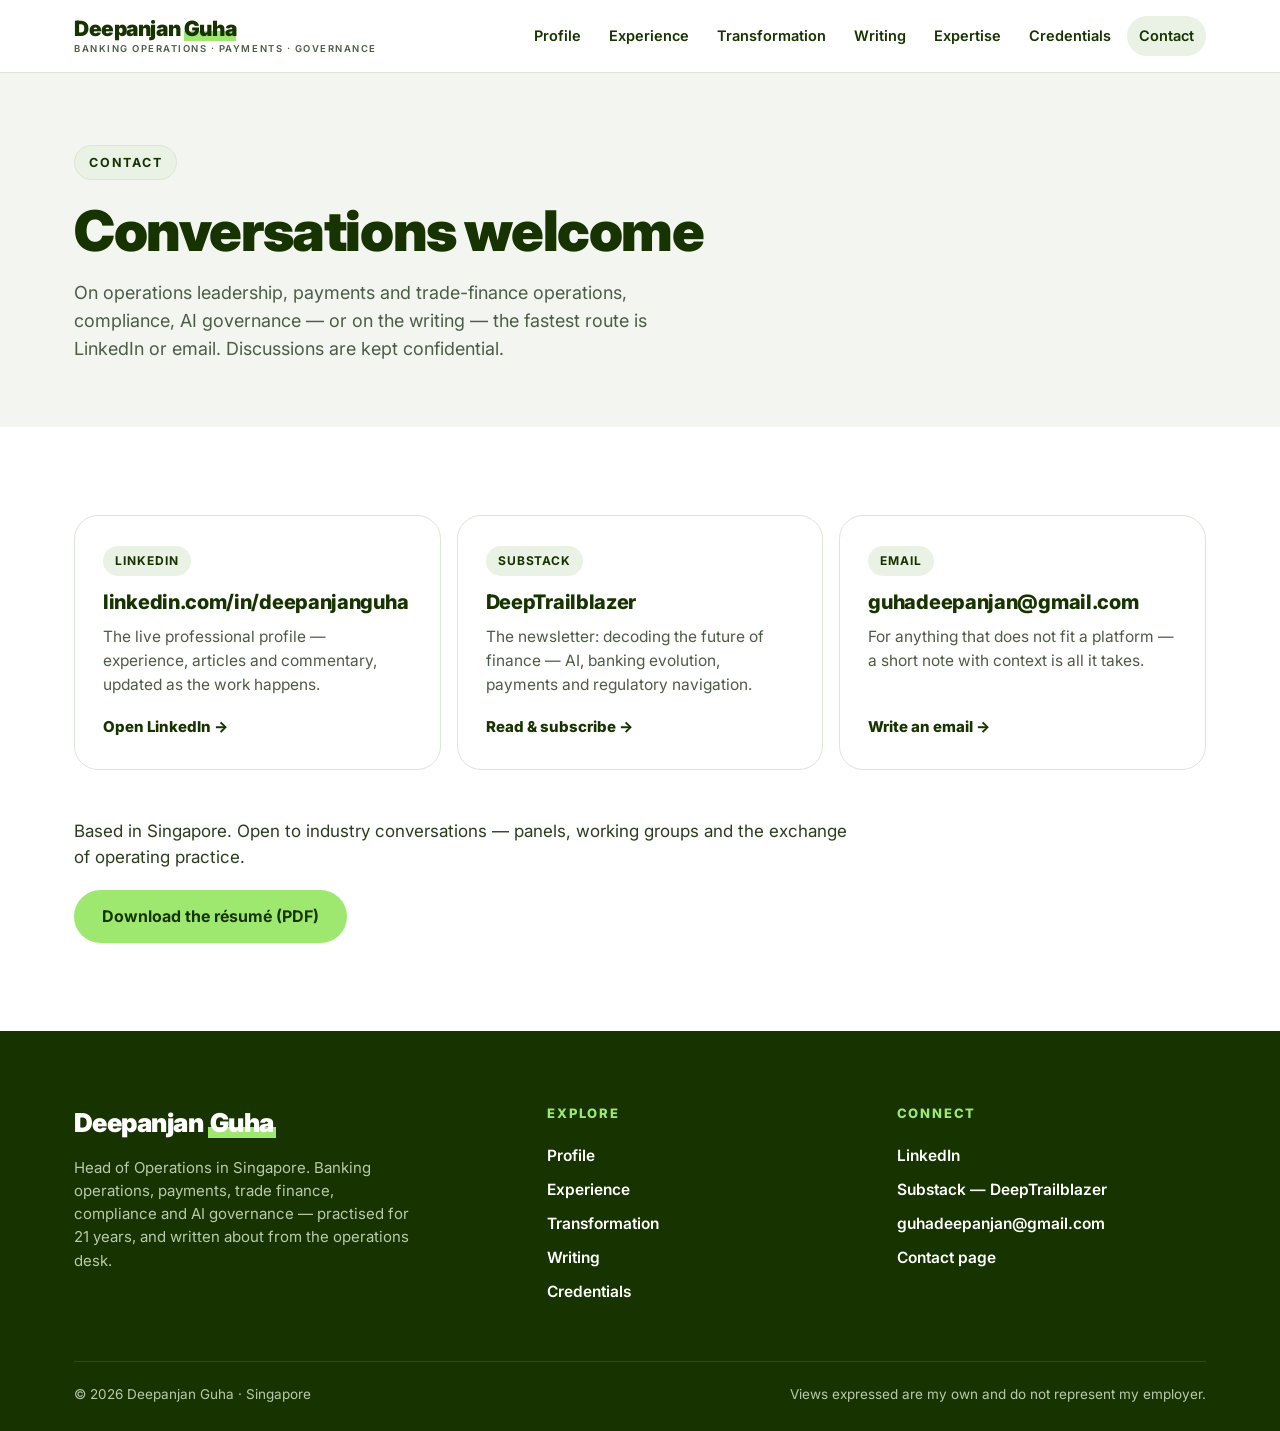
<file: contact.html>
<!doctype html>
<html lang="en">
<head>
  <meta charset="utf-8" />
  <meta name="viewport" content="width=device-width, initial-scale=1" />
  <title>Contact | Deepanjan Guha</title>
  <meta name="description" content="Contact Deepanjan Guha: LinkedIn, the DeepTrailblazer Substack, and email. Conversations on operations leadership, payments, trade finance, compliance and AI governance are welcome." />
  <meta property="og:title" content="Contact | Deepanjan Guha" />
  <meta property="og:image" content="https://deepanjanguha.work/assets/og-cover.jpg" />
  <meta property="og:type" content="website" />
  <meta property="og:url" content="https://deepanjanguha.work/contact.html" />
  <meta property="og:site_name" content="Deepanjan Guha" />
  <meta property="og:description" content="Contact Deepanjan Guha: LinkedIn, the DeepTrailblazer Substack, and email. Conversations on operations leadership, payments, trade finance, compliance and AI governance are welcome." />
  <meta name="twitter:card" content="summary_large_image" />
  <meta name="twitter:title" content="Contact | Deepanjan Guha" />
  <meta name="twitter:description" content="Contact Deepanjan Guha: LinkedIn, the DeepTrailblazer Substack, and email. Conversations on operations leadership, payments, trade finance, compliance and AI governance are welcome." />
  <meta name="twitter:image" content="https://deepanjanguha.work/assets/og-cover.jpg" />
  <link rel="canonical" href="https://deepanjanguha.work/contact.html" />
  <meta name="robots" content="noindex, nofollow" />
  <link rel="preconnect" href="https://fonts.googleapis.com" />
  <link rel="preconnect" href="https://fonts.gstatic.com" crossorigin />
  <link href="https://fonts.googleapis.com/css2?family=Inter:wght@400;500;600;700;800;900&display=swap" rel="stylesheet" />
  <link rel="stylesheet" href="css/style.css?v=502" />
</head>
<body>

<header class="site-header">
  <div class="header-in">
    <a class="brand" href="index.html">Deepanjan <em>Guha</em><small>Banking Operations · Payments · Governance</small></a>
    <button class="nav-toggle" aria-label="Open menu">☰</button>
    <nav class="main-nav">
      <a href="leadership.html">Profile</a>
      <a href="experience.html">Experience</a>
      <a href="transformation.html">Transformation</a>
      <a href="writing.html">Writing</a>
      <a href="skills.html">Expertise</a>
      <a href="credentials.html">Credentials</a>
      <a href="contact.html">Contact</a>
    </nav>
  </div>
</header>

<section class="page-hero">
  <div class="wrap">
    <div class="kicker">Contact</div>
    <h1>Conversations welcome</h1>
    <p class="lede">On operations leadership, payments and trade-finance operations, compliance, AI governance — or on the writing — the fastest route is LinkedIn or email. Discussions are kept confidential.</p>
  </div>
</section>

<section class="section">
  <div class="wrap">
    <div class="grid-3">
      <a class="card article-card reveal" href="https://www.linkedin.com/in/deepanjanguha" target="_blank" rel="noopener">
        <span class="tag">LinkedIn</span>
        <h3>linkedin.com/in/deepanjanguha</h3>
        <p>The live professional profile — experience, articles and commentary, updated as the work happens.</p>
        <span class="read">Open LinkedIn <span>→</span></span>
      </a>
      <a class="card article-card reveal" href="https://thedeeptrailblazer.substack.com" target="_blank" rel="noopener">
        <span class="tag">Substack</span>
        <h3>DeepTrailblazer</h3>
        <p>The newsletter: decoding the future of finance — AI, banking evolution, payments and regulatory navigation.</p>
        <span class="read">Read &amp; subscribe <span>→</span></span>
      </a>
      <a class="card article-card reveal" href="mailto:guhadeepanjan@gmail.com">
        <span class="tag">Email</span>
        <h3>guhadeepanjan@gmail.com</h3>
        <p>For anything that does not fit a platform — a short note with context is all it takes.</p>
        <span class="read">Write an email <span>→</span></span>
      </a>
    </div>
    <div class="prose reveal" style="margin-top:48px">
      <p>Based in Singapore. Open to industry conversations — panels, working groups and the exchange of operating practice.</p>
    </div>
    <div class="reveal">
      <a class="btn btn-navy" href="assets/resume.pdf" target="_blank" rel="noopener">Download the résumé (PDF)</a>
    </div>
  </div>
</section>

<footer class="site-footer">
  <div class="wrap">
    <div class="footer-grid">
      <div>
        <div class="footer-brand">Deepanjan <em>Guha</em></div>
        <p style="margin-top:12px;font-size:15px;max-width:38ch">Head of Operations in Singapore. Banking operations, payments, trade finance, compliance and AI governance — practised for 21 years, and written about from the operations desk.</p>
      </div>
      <div>
        <h4>Explore</h4>
        <a href="leadership.html">Profile</a>
        <a href="experience.html">Experience</a>
        <a href="transformation.html">Transformation</a>
        <a href="writing.html">Writing</a>
        <a href="credentials.html">Credentials</a>
      </div>
      <div>
        <h4>Connect</h4>
        <a href="https://www.linkedin.com/in/deepanjanguha" target="_blank" rel="noopener">LinkedIn</a>
        <a href="https://thedeeptrailblazer.substack.com" target="_blank" rel="noopener">Substack — DeepTrailblazer</a>
        <a href="mailto:guhadeepanjan@gmail.com">guhadeepanjan@gmail.com</a>
        <a href="contact.html">Contact page</a>
      </div>
    </div>
    <div class="footer-note">
      <span>© <span id="y"></span> Deepanjan Guha · Singapore</span>
      <span>Views expressed are my own and do not represent my employer.</span>
    </div>
  </div>
</footer>

<script src="js/main.js?v=502"></script>
</body>
</html>
</file>
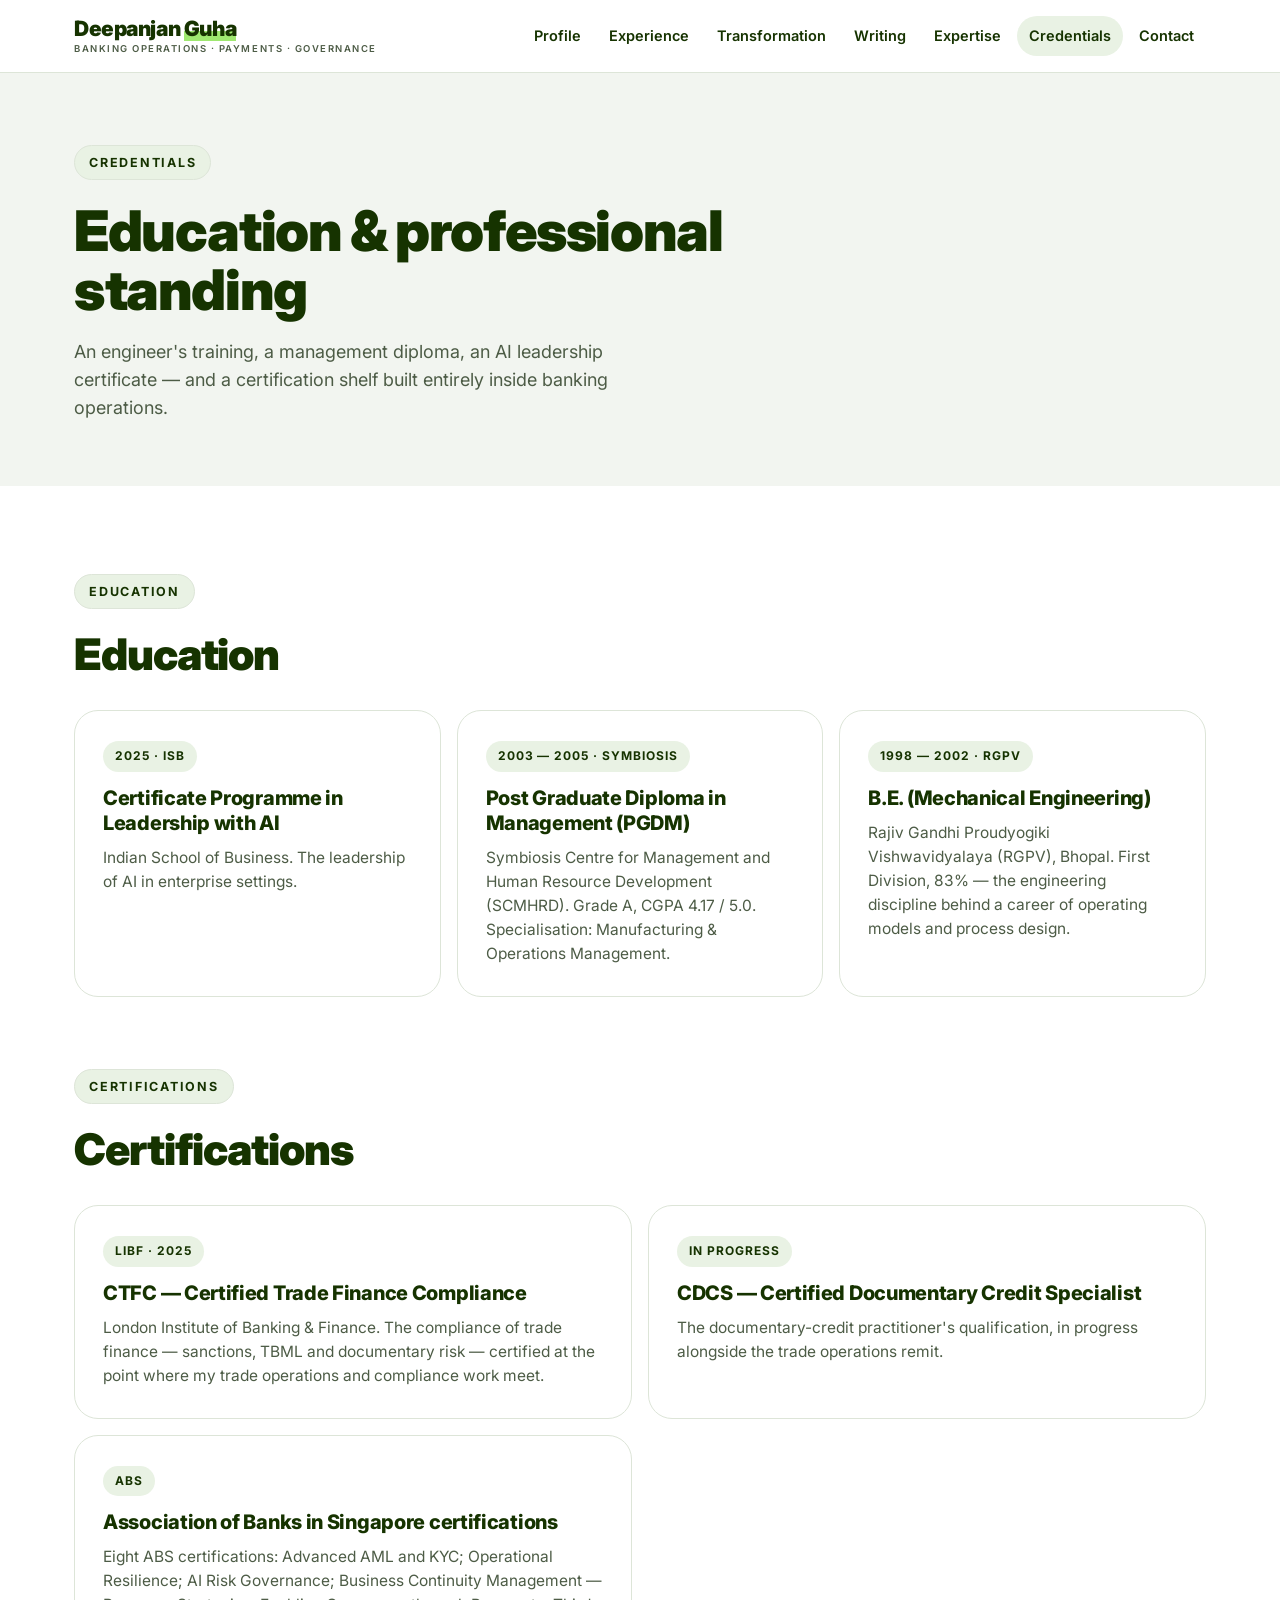
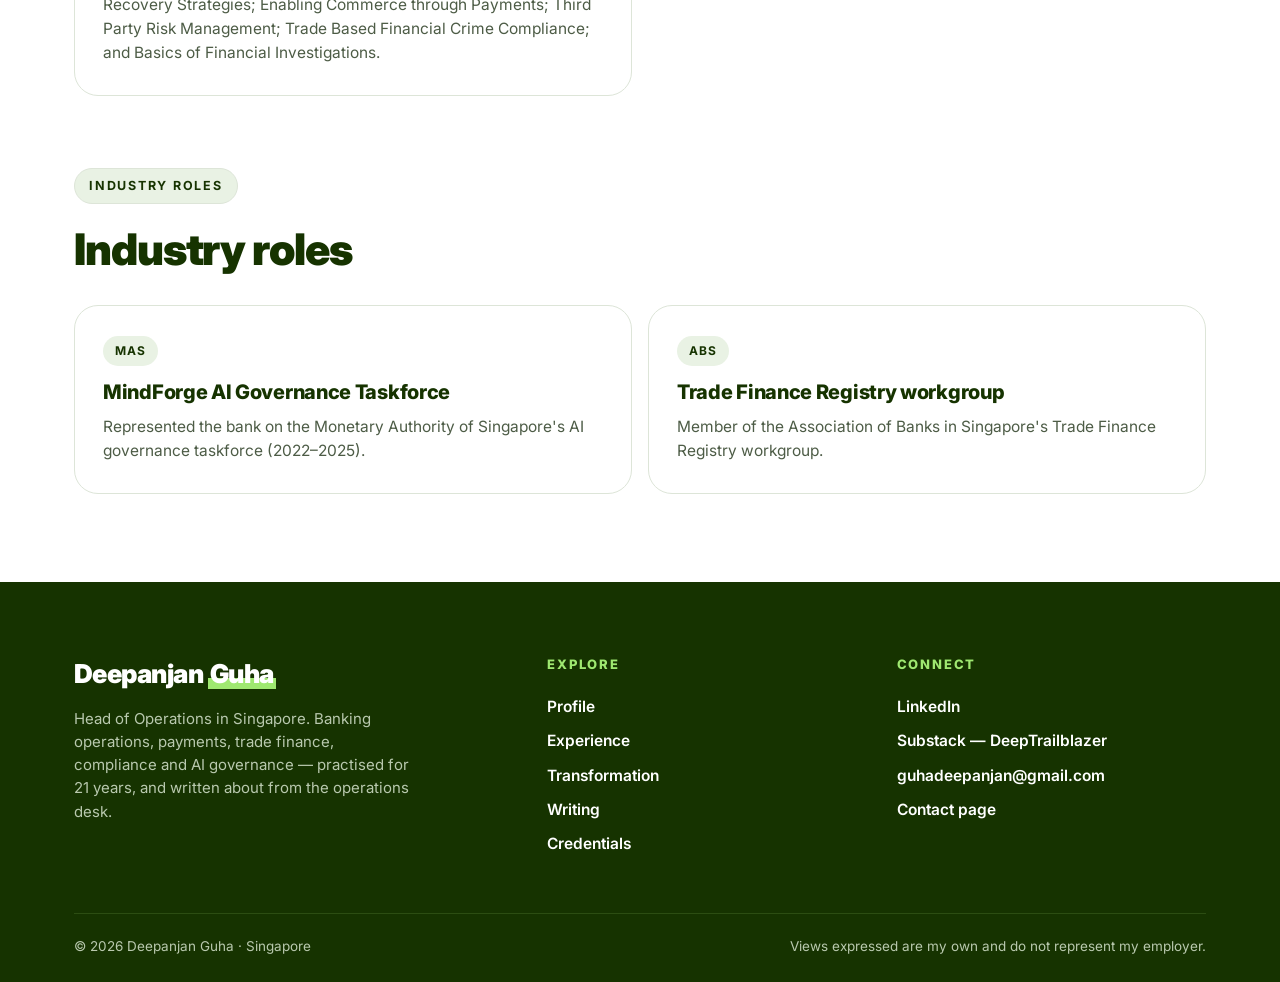
<file: credentials.html>
<!doctype html>
<html lang="en">
<head>
  <meta charset="utf-8" />
  <meta name="viewport" content="width=device-width, initial-scale=1" />
  <title>Credentials | Deepanjan Guha — Education &amp; Certifications</title>
  <meta name="description" content="Deepanjan Guha's credentials: ISB Certificate Programme in Leadership with AI, Symbiosis PGDM, RGPV B.E.; CTFC (LIBF), CDCS in progress, ABS certifications in Advanced AML and KYC, operational resilience, AI risk governance, business continuity, third-party risk and trade-based financial crime compliance." />
  <meta property="og:title" content="Credentials | Deepanjan Guha" />
  <meta property="og:image" content="https://deepanjanguha.work/assets/og-cover.jpg" />
  <meta property="og:type" content="website" />
  <meta property="og:url" content="https://deepanjanguha.work/credentials.html" />
  <meta property="og:site_name" content="Deepanjan Guha" />
  <meta property="og:description" content="Deepanjan Guha's credentials: ISB Certificate Programme in Leadership with AI, Symbiosis PGDM, RGPV B.E.; CTFC (LIBF), CDCS in progress, ABS certifications in Advanced AML and KYC, operational resilience, AI risk governance, business continuity, third-party risk and trade-based financial crime compliance." />
  <meta name="twitter:card" content="summary_large_image" />
  <meta name="twitter:title" content="Credentials | Deepanjan Guha" />
  <meta name="twitter:description" content="Deepanjan Guha's credentials: ISB Certificate Programme in Leadership with AI, Symbiosis PGDM, RGPV B.E.; CTFC (LIBF), CDCS in progress, ABS certifications in Advanced AML and KYC, operational resilience, AI risk governance, business continuity, third-party risk and trade-based financial crime compliance." />
  <meta name="twitter:image" content="https://deepanjanguha.work/assets/og-cover.jpg" />
  <link rel="canonical" href="https://deepanjanguha.work/credentials.html" />
  <meta name="robots" content="noindex, nofollow" />
  <link rel="preconnect" href="https://fonts.googleapis.com" />
  <link rel="preconnect" href="https://fonts.gstatic.com" crossorigin />
  <link href="https://fonts.googleapis.com/css2?family=Inter:wght@400;500;600;700;800;900&display=swap" rel="stylesheet" />
  <link rel="stylesheet" href="css/style.css?v=502" />
</head>
<body>

<header class="site-header">
  <div class="header-in">
    <a class="brand" href="index.html">Deepanjan <em>Guha</em><small>Banking Operations · Payments · Governance</small></a>
    <button class="nav-toggle" aria-label="Open menu">☰</button>
    <nav class="main-nav">
      <a href="leadership.html">Profile</a>
      <a href="experience.html">Experience</a>
      <a href="transformation.html">Transformation</a>
      <a href="writing.html">Writing</a>
      <a href="skills.html">Expertise</a>
      <a href="credentials.html">Credentials</a>
      <a href="contact.html">Contact</a>
    </nav>
  </div>
</header>

<section class="page-hero">
  <div class="wrap">
    <div class="kicker">Credentials</div>
    <h1>Education &amp; professional standing</h1>
    <p class="lede">An engineer's training, a management diploma, an AI leadership certificate — and a certification shelf built entirely inside banking operations.</p>
  </div>
</section>

<section class="section">
  <div class="wrap">
    <div class="kicker reveal">Education</div>
    <h2 class="reveal">Education</h2>
    <div class="grid-3" style="margin-top:32px">
      <div class="card reveal">
        <span class="tag">2025 · ISB</span>
        <h3>Certificate Programme in Leadership with AI</h3>
        <p>Indian School of Business. The leadership of AI in enterprise settings.</p>
      </div>
      <div class="card reveal">
        <span class="tag">2003 — 2005 · Symbiosis</span>
        <h3>Post Graduate Diploma in Management (PGDM)</h3>
        <p>Symbiosis Centre for Management and Human Resource Development (SCMHRD). Grade A, CGPA 4.17 / 5.0. Specialisation: Manufacturing &amp; Operations Management.</p>
      </div>
      <div class="card reveal">
        <span class="tag">1998 — 2002 · RGPV</span>
        <h3>B.E. (Mechanical Engineering)</h3>
        <p>Rajiv Gandhi Proudyogiki Vishwavidyalaya (RGPV), Bhopal. First Division, 83% — the engineering discipline behind a career of operating models and process design.</p>
      </div>
    </div>

    <div class="kicker reveal" style="margin-top:72px">Certifications</div>
    <h2 class="reveal">Certifications</h2>
    <div class="grid-2" style="margin-top:32px">
      <div class="card reveal">
        <span class="tag">LIBF · 2025</span>
        <h3>CTFC — Certified Trade Finance Compliance</h3>
        <p>London Institute of Banking &amp; Finance. The compliance of trade finance — sanctions, TBML and documentary risk — certified at the point where my trade operations and compliance work meet.</p>
      </div>
      <div class="card reveal">
        <span class="tag">In Progress</span>
        <h3>CDCS — Certified Documentary Credit Specialist</h3>
        <p>The documentary-credit practitioner's qualification, in progress alongside the trade operations remit.</p>
      </div>
      <div class="card reveal">
        <span class="tag">ABS</span>
        <h3>Association of Banks in Singapore certifications</h3>
        <p>Eight ABS certifications: Advanced AML and KYC; Operational Resilience; AI Risk Governance; Business Continuity Management — Recovery Strategies; Enabling Commerce through Payments; Third Party Risk Management; Trade Based Financial Crime Compliance; and Basics of Financial Investigations.</p>
      </div>
    </div>

    <div class="kicker reveal" style="margin-top:72px">Industry Roles</div>
    <h2 class="reveal">Industry roles</h2>
    <div class="grid-2" style="margin-top:32px">
      <div class="card reveal">
        <span class="tag">MAS</span>
        <h3>MindForge AI Governance Taskforce</h3>
        <p>Represented the bank on the Monetary Authority of Singapore's AI governance taskforce (2022–2025).</p>
      </div>
      <div class="card reveal">
        <span class="tag">ABS</span>
        <h3>Trade Finance Registry workgroup</h3>
        <p>Member of the Association of Banks in Singapore's Trade Finance Registry workgroup.</p>
      </div>
    </div>
  </div>
</section>

<footer class="site-footer">
  <div class="wrap">
    <div class="footer-grid">
      <div>
        <div class="footer-brand">Deepanjan <em>Guha</em></div>
        <p style="margin-top:12px;font-size:15px;max-width:38ch">Head of Operations in Singapore. Banking operations, payments, trade finance, compliance and AI governance — practised for 21 years, and written about from the operations desk.</p>
      </div>
      <div>
        <h4>Explore</h4>
        <a href="leadership.html">Profile</a>
        <a href="experience.html">Experience</a>
        <a href="transformation.html">Transformation</a>
        <a href="writing.html">Writing</a>
        <a href="credentials.html">Credentials</a>
      </div>
      <div>
        <h4>Connect</h4>
        <a href="https://www.linkedin.com/in/deepanjanguha" target="_blank" rel="noopener">LinkedIn</a>
        <a href="https://thedeeptrailblazer.substack.com" target="_blank" rel="noopener">Substack — DeepTrailblazer</a>
        <a href="mailto:guhadeepanjan@gmail.com">guhadeepanjan@gmail.com</a>
        <a href="contact.html">Contact page</a>
      </div>
    </div>
    <div class="footer-note">
      <span>© <span id="y"></span> Deepanjan Guha · Singapore</span>
      <span>Views expressed are my own and do not represent my employer.</span>
    </div>
  </div>
</footer>

<script src="js/main.js?v=502"></script>
</body>
</html>
</file>
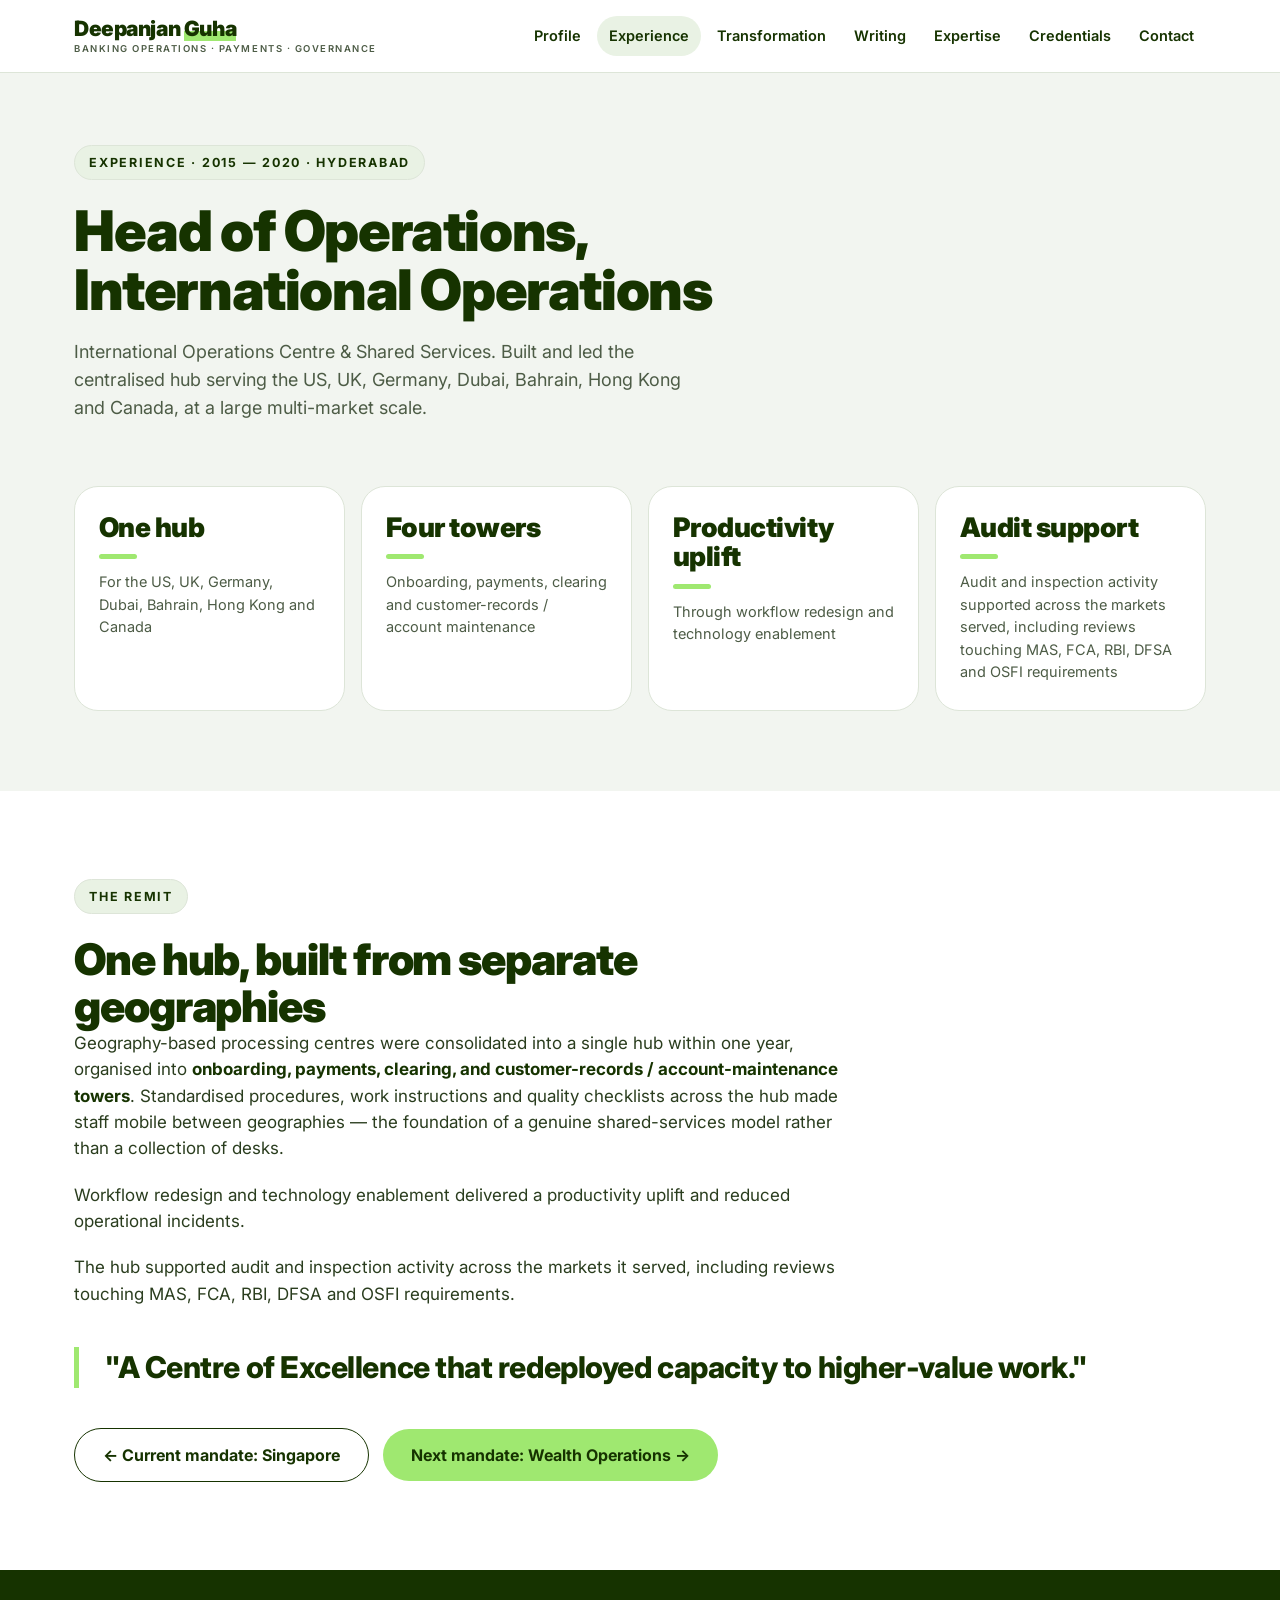
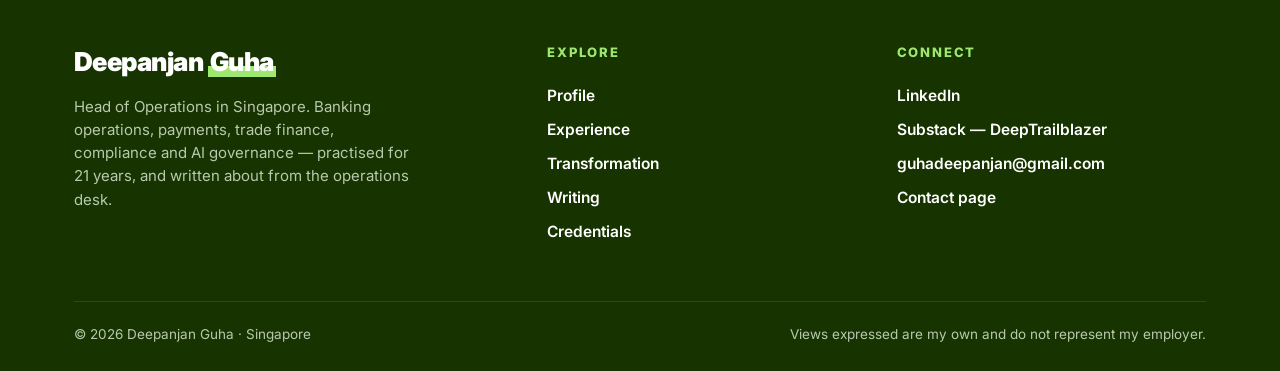
<file: experience-international.html>
<!doctype html>
<html lang="en">
<head>
  <meta charset="utf-8" />
  <meta name="viewport" content="width=device-width, initial-scale=1" />
  <title>Head of Operations, International Operations | Deepanjan Guha</title>
  <meta name="description" content="Deepanjan Guha built and led the International Operations Centre in Hyderabad (2015–2020) for one of India's largest private sector banks: one hub for markets across four continents, a productivity uplift through workflow redesign, and audit and inspection activity supported across the markets it served." />
  <meta property="og:title" content="Head of Operations, International Operations | Deepanjan Guha" />
  <meta property="og:image" content="https://deepanjanguha.work/assets/og-cover.jpg" />
  <meta property="og:type" content="website" />
  <meta property="og:url" content="https://deepanjanguha.work/experience-international.html" />
  <meta property="og:site_name" content="Deepanjan Guha" />
  <meta property="og:description" content="Deepanjan Guha built and led the International Operations Centre in Hyderabad (2015–2020) for one of India's largest private sector banks: one hub for markets across four continents, a productivity uplift through workflow redesign, and audit and inspection activity supported across the markets it served." />
  <meta name="twitter:card" content="summary_large_image" />
  <meta name="twitter:title" content="Head of Operations, International Operations | Deepanjan Guha" />
  <meta name="twitter:description" content="Deepanjan Guha built and led the International Operations Centre in Hyderabad (2015–2020) for one of India's largest private sector banks: one hub for markets across four continents, a productivity uplift through workflow redesign, and audit and inspection activity supported across the markets it served." />
  <meta name="twitter:image" content="https://deepanjanguha.work/assets/og-cover.jpg" />
  <link rel="canonical" href="https://deepanjanguha.work/experience-international.html" />
  <meta name="robots" content="noindex, nofollow" />
  <link rel="preconnect" href="https://fonts.googleapis.com" />
  <link rel="preconnect" href="https://fonts.gstatic.com" crossorigin />
  <link href="https://fonts.googleapis.com/css2?family=Inter:wght@400;500;600;700;800;900&display=swap" rel="stylesheet" />
  <link rel="stylesheet" href="css/style.css?v=502" />
</head>
<body>

<header class="site-header">
  <div class="header-in">
    <a class="brand" href="index.html">Deepanjan <em>Guha</em><small>Banking Operations · Payments · Governance</small></a>
    <button class="nav-toggle" aria-label="Open menu">☰</button>
    <nav class="main-nav">
      <a href="leadership.html">Profile</a>
      <a href="experience.html">Experience</a>
      <a href="transformation.html">Transformation</a>
      <a href="writing.html">Writing</a>
      <a href="skills.html">Expertise</a>
      <a href="credentials.html">Credentials</a>
      <a href="contact.html">Contact</a>
    </nav>
  </div>
</header>

<section class="page-hero">
  <div class="wrap">
    <div class="kicker">Experience · 2015 — 2020 · Hyderabad</div>
    <h1>Head of Operations, International Operations</h1>
    <p class="lede">International Operations Centre &amp; Shared Services. Built and led the centralised hub serving the US, UK, Germany, Dubai, Bahrain, Hong Kong and Canada, at a large multi-market scale.</p>
  </div>
</section>

<section class="stat-band">
  <div class="wrap stat-grid">
    <div class="stat reveal"><div class="num">One hub</div><div class="lbl">For the US, UK, Germany, Dubai, Bahrain, Hong Kong and Canada</div></div>
    <div class="stat reveal"><div class="num">Four towers</div><div class="lbl">Onboarding, payments, clearing and customer-records / account maintenance</div></div>
    <div class="stat reveal"><div class="num">Productivity uplift</div><div class="lbl">Through workflow redesign and technology enablement</div></div>
    <div class="stat reveal"><div class="num">Audit support</div><div class="lbl">Audit and inspection activity supported across the markets served, including reviews touching MAS, FCA, RBI, DFSA and OSFI requirements</div></div>
  </div>
</section>

<section class="section">
  <div class="wrap">
    <div class="kicker reveal">The Remit</div>
    <h2 class="reveal">One hub, built from separate geographies</h2>
    <div class="prose reveal">
      <p>Geography-based processing centres were consolidated into a single hub within one year, organised into <strong>onboarding, payments, clearing, and customer-records / account-maintenance towers</strong>. Standardised procedures, work instructions and quality checklists across the hub made staff mobile between geographies — the foundation of a genuine shared-services model rather than a collection of desks.</p>
      <p>Workflow redesign and technology enablement delivered a productivity uplift and reduced operational incidents.</p>
      <p>The hub supported audit and inspection activity across the markets it served, including reviews touching MAS, FCA, RBI, DFSA and OSFI requirements.</p>
    </div>
    <div class="pull reveal">"A Centre of Excellence that redeployed capacity to higher-value work."</div>
    <div class="reveal">
      <a class="btn btn-outline" href="experience-singapore.html">← Current mandate: Singapore</a>
      <a class="btn btn-navy" href="experience-wealth.html" style="margin-left:10px">Next mandate: Wealth Operations →</a>
    </div>
  </div>
</section>

<footer class="site-footer">
  <div class="wrap">
    <div class="footer-grid">
      <div>
        <div class="footer-brand">Deepanjan <em>Guha</em></div>
        <p style="margin-top:12px;font-size:15px;max-width:38ch">Head of Operations in Singapore. Banking operations, payments, trade finance, compliance and AI governance — practised for 21 years, and written about from the operations desk.</p>
      </div>
      <div>
        <h4>Explore</h4>
        <a href="leadership.html">Profile</a>
        <a href="experience.html">Experience</a>
        <a href="transformation.html">Transformation</a>
        <a href="writing.html">Writing</a>
        <a href="credentials.html">Credentials</a>
      </div>
      <div>
        <h4>Connect</h4>
        <a href="https://www.linkedin.com/in/deepanjanguha" target="_blank" rel="noopener">LinkedIn</a>
        <a href="https://thedeeptrailblazer.substack.com" target="_blank" rel="noopener">Substack — DeepTrailblazer</a>
        <a href="mailto:guhadeepanjan@gmail.com">guhadeepanjan@gmail.com</a>
        <a href="contact.html">Contact page</a>
      </div>
    </div>
    <div class="footer-note">
      <span>© <span id="y"></span> Deepanjan Guha · Singapore</span>
      <span>Views expressed are my own and do not represent my employer.</span>
    </div>
  </div>
</footer>

<script src="js/main.js?v=502"></script>
</body>
</html>
</file>
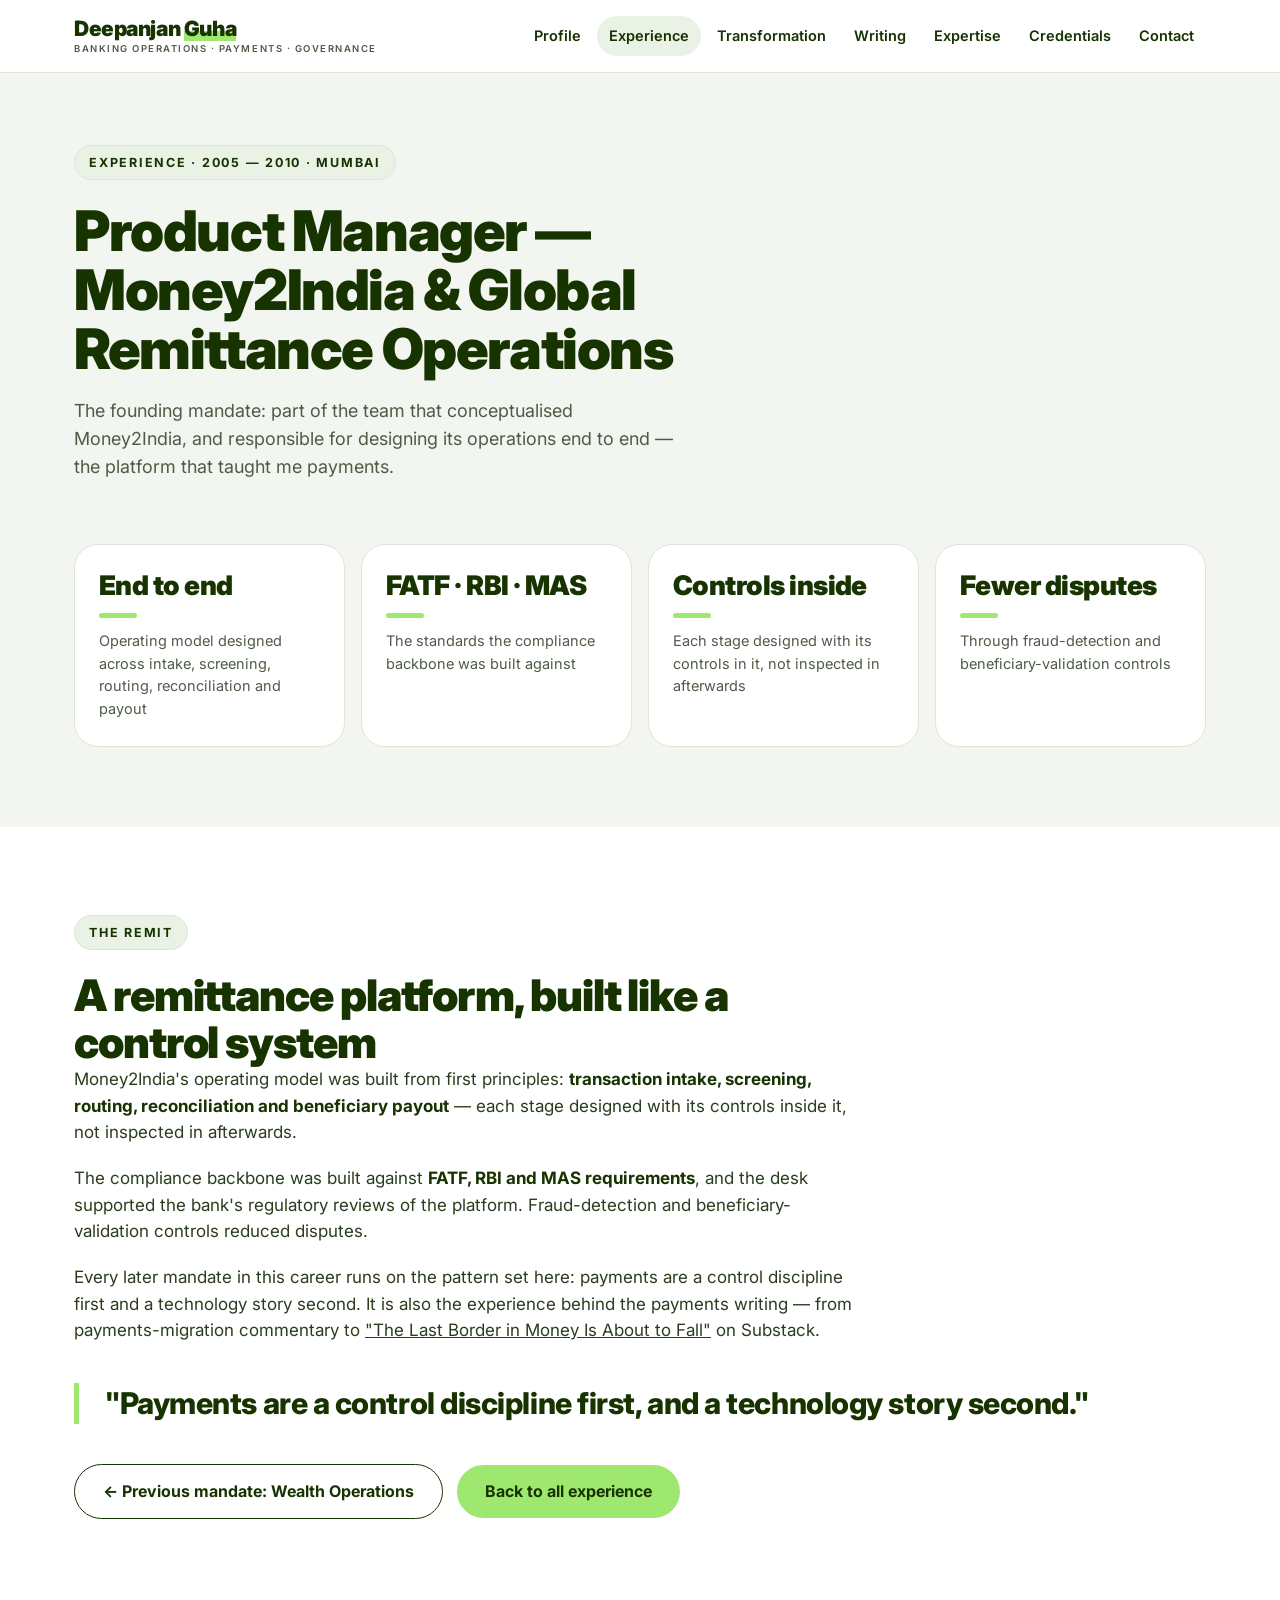
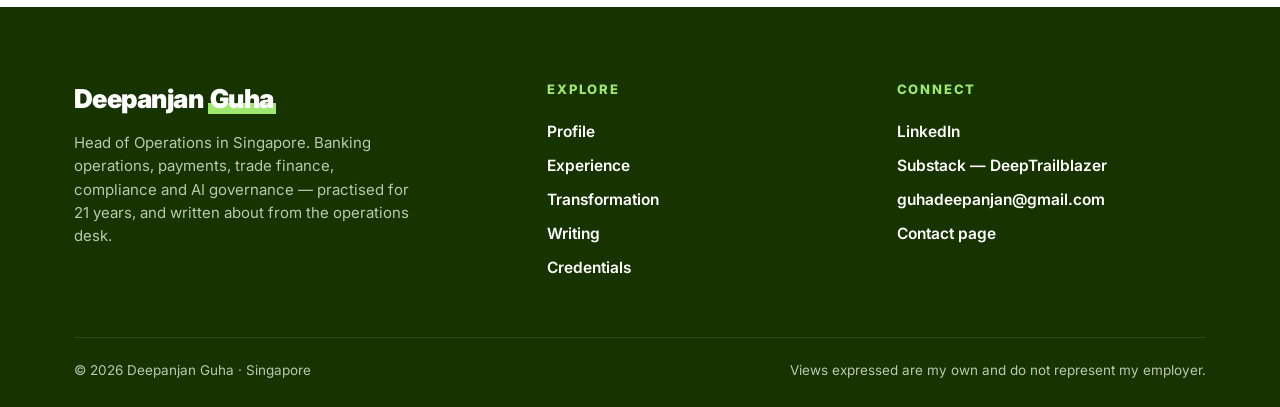
<file: experience-money2india.html>
<!doctype html>
<html lang="en">
<head>
  <meta charset="utf-8" />
  <meta name="viewport" content="width=device-width, initial-scale=1" />
  <title>Product Manager — Money2India &amp; Global Remittance Operations | Deepanjan Guha</title>
  <meta name="description" content="Deepanjan Guha as Product Manager at one of India's largest private sector banks (2005–2010): part of the team that conceptualised Money2India — cross-border remittance operations under FATF, RBI and MAS standards." />
  <meta property="og:title" content="Money2India &amp; Global Remittance Operations | Deepanjan Guha" />
  <meta property="og:image" content="https://deepanjanguha.work/assets/og-cover.jpg" />
  <meta property="og:type" content="website" />
  <meta property="og:url" content="https://deepanjanguha.work/experience-money2india.html" />
  <meta property="og:site_name" content="Deepanjan Guha" />
  <meta property="og:description" content="Deepanjan Guha as Product Manager at one of India's largest private sector banks (2005–2010): part of the team that conceptualised Money2India — cross-border remittance operations under FATF, RBI and MAS standards." />
  <meta name="twitter:card" content="summary_large_image" />
  <meta name="twitter:title" content="Money2India &amp; Global Remittance Operations | Deepanjan Guha" />
  <meta name="twitter:description" content="Deepanjan Guha as Product Manager at one of India's largest private sector banks (2005–2010): part of the team that conceptualised Money2India — cross-border remittance operations under FATF, RBI and MAS standards." />
  <meta name="twitter:image" content="https://deepanjanguha.work/assets/og-cover.jpg" />
  <link rel="canonical" href="https://deepanjanguha.work/experience-money2india.html" />
  <meta name="robots" content="noindex, nofollow" />
  <link rel="preconnect" href="https://fonts.googleapis.com" />
  <link rel="preconnect" href="https://fonts.gstatic.com" crossorigin />
  <link href="https://fonts.googleapis.com/css2?family=Inter:wght@400;500;600;700;800;900&display=swap" rel="stylesheet" />
  <link rel="stylesheet" href="css/style.css?v=502" />
</head>
<body>

<header class="site-header">
  <div class="header-in">
    <a class="brand" href="index.html">Deepanjan <em>Guha</em><small>Banking Operations · Payments · Governance</small></a>
    <button class="nav-toggle" aria-label="Open menu">☰</button>
    <nav class="main-nav">
      <a href="leadership.html">Profile</a>
      <a href="experience.html">Experience</a>
      <a href="transformation.html">Transformation</a>
      <a href="writing.html">Writing</a>
      <a href="skills.html">Expertise</a>
      <a href="credentials.html">Credentials</a>
      <a href="contact.html">Contact</a>
    </nav>
  </div>
</header>

<section class="page-hero">
  <div class="wrap">
    <div class="kicker">Experience · 2005 — 2010 · Mumbai</div>
    <h1>Product Manager — Money2India &amp; Global Remittance Operations</h1>
    <p class="lede">The founding mandate: part of the team that conceptualised Money2India, and responsible for designing its operations end to end — the platform that taught me payments.</p>
  </div>
</section>

<section class="stat-band">
  <div class="wrap stat-grid">
    <div class="stat reveal"><div class="num">End to end</div><div class="lbl">Operating model designed across intake, screening, routing, reconciliation and payout</div></div>
    <div class="stat reveal"><div class="num">FATF · RBI · MAS</div><div class="lbl">The standards the compliance backbone was built against</div></div>
    <div class="stat reveal"><div class="num">Controls inside</div><div class="lbl">Each stage designed with its controls in it, not inspected in afterwards</div></div>
    <div class="stat reveal"><div class="num">Fewer disputes</div><div class="lbl">Through fraud-detection and beneficiary-validation controls</div></div>
  </div>
</section>

<section class="section">
  <div class="wrap">
    <div class="kicker reveal">The Remit</div>
    <h2 class="reveal">A remittance platform, built like a control system</h2>
    <div class="prose reveal">
      <p>Money2India's operating model was built from first principles: <strong>transaction intake, screening, routing, reconciliation and beneficiary payout</strong> — each stage designed with its controls inside it, not inspected in afterwards.</p>
      <p>The compliance backbone was built against <strong>FATF, RBI and MAS requirements</strong>, and the desk supported the bank's regulatory reviews of the platform. Fraud-detection and beneficiary-validation controls reduced disputes.</p>
      <p>Every later mandate in this career runs on the pattern set here: payments are a control discipline first and a technology story second. It is also the experience behind the payments writing — from payments-migration commentary to <a href="writing.html#payments">"The Last Border in Money Is About to Fall"</a> on Substack.</p>
    </div>
    <div class="pull reveal">"Payments are a control discipline first, and a technology story second."</div>
    <div class="reveal">
      <a class="btn btn-outline" href="experience-wealth.html">← Previous mandate: Wealth Operations</a>
      <a class="btn btn-navy" href="experience.html" style="margin-left:10px">Back to all experience</a>
    </div>
  </div>
</section>

<footer class="site-footer">
  <div class="wrap">
    <div class="footer-grid">
      <div>
        <div class="footer-brand">Deepanjan <em>Guha</em></div>
        <p style="margin-top:12px;font-size:15px;max-width:38ch">Head of Operations in Singapore. Banking operations, payments, trade finance, compliance and AI governance — practised for 21 years, and written about from the operations desk.</p>
      </div>
      <div>
        <h4>Explore</h4>
        <a href="leadership.html">Profile</a>
        <a href="experience.html">Experience</a>
        <a href="transformation.html">Transformation</a>
        <a href="writing.html">Writing</a>
        <a href="credentials.html">Credentials</a>
      </div>
      <div>
        <h4>Connect</h4>
        <a href="https://www.linkedin.com/in/deepanjanguha" target="_blank" rel="noopener">LinkedIn</a>
        <a href="https://thedeeptrailblazer.substack.com" target="_blank" rel="noopener">Substack — DeepTrailblazer</a>
        <a href="mailto:guhadeepanjan@gmail.com">guhadeepanjan@gmail.com</a>
        <a href="contact.html">Contact page</a>
      </div>
    </div>
    <div class="footer-note">
      <span>© <span id="y"></span> Deepanjan Guha · Singapore</span>
      <span>Views expressed are my own and do not represent my employer.</span>
    </div>
  </div>
</footer>

<script src="js/main.js?v=502"></script>
</body>
</html>
</file>
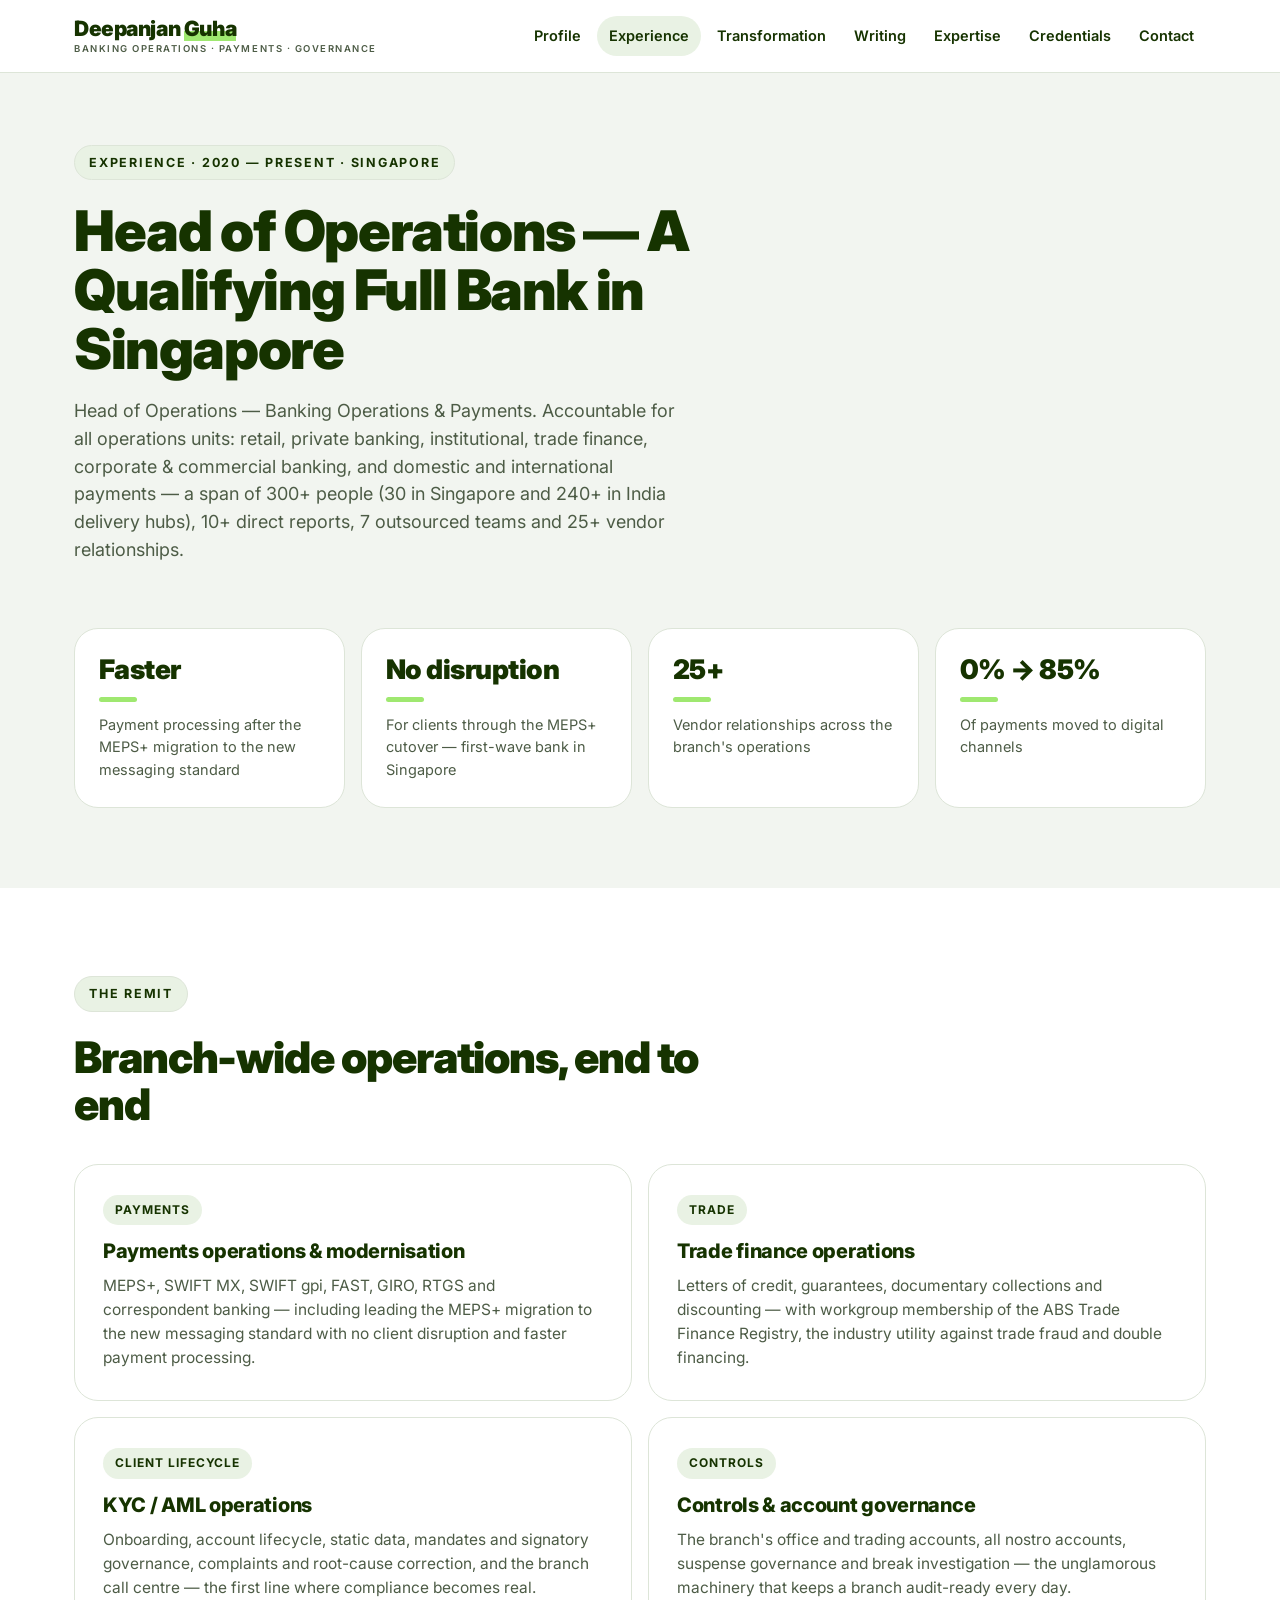
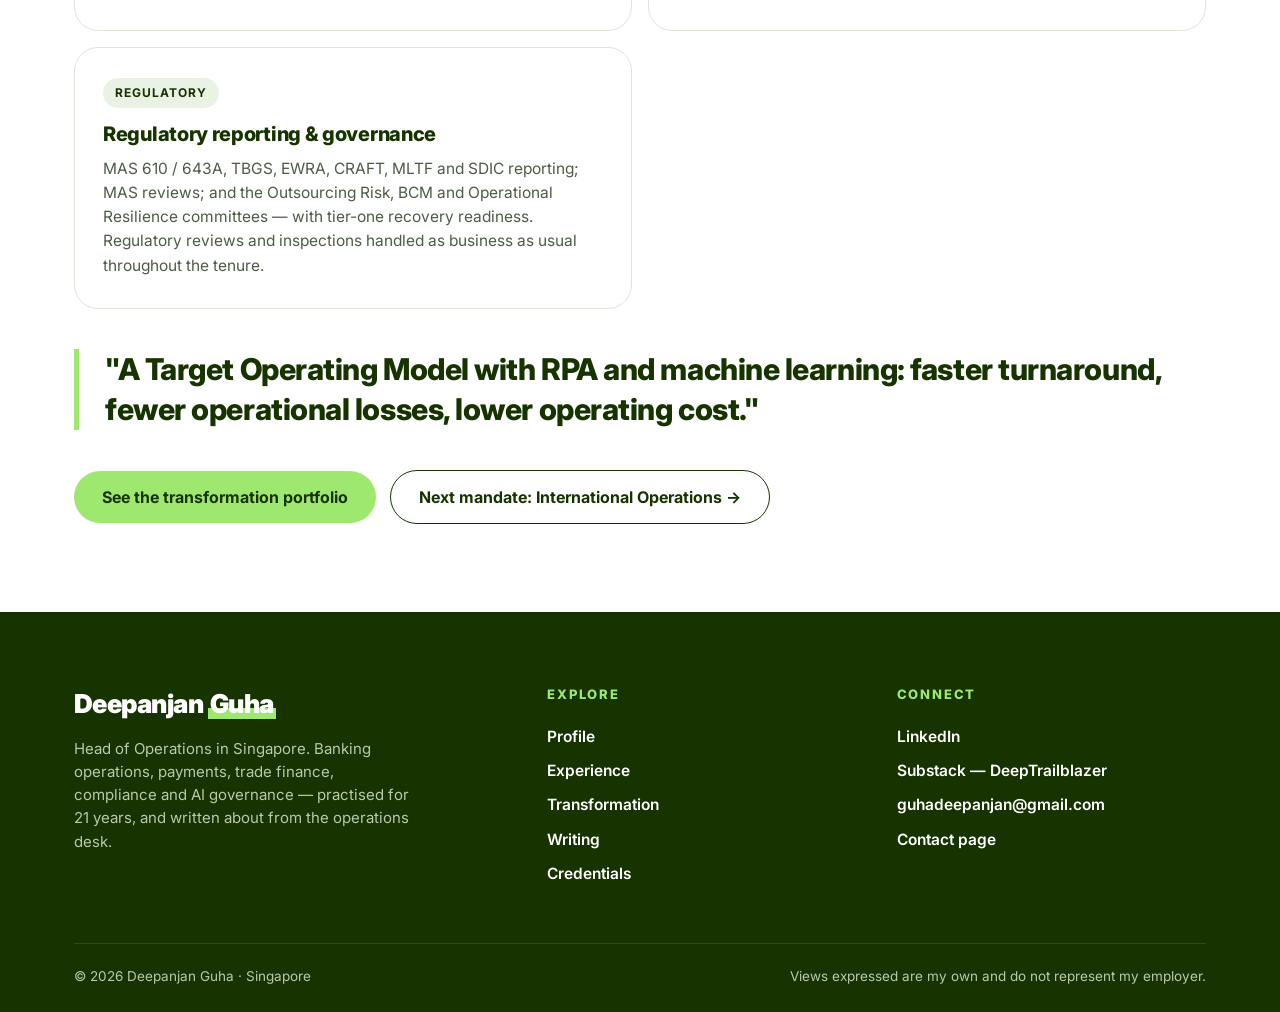
<file: experience-singapore.html>
<!doctype html>
<html lang="en">
<head>
  <meta charset="utf-8" />
  <meta name="viewport" content="width=device-width, initial-scale=1" />
  <title>Head of Operations, Singapore | Deepanjan Guha</title>
  <meta name="description" content="Deepanjan Guha as Head of Operations at a Qualifying Full Bank in Singapore (2020–present): MEPS+ payments migration, payments transformation, trade finance, KYC/AML operations and MAS governance." />
  <meta property="og:title" content="Head of Operations, Singapore | Deepanjan Guha" />
  <meta property="og:image" content="https://deepanjanguha.work/assets/og-cover.jpg" />
  <meta property="og:type" content="website" />
  <meta property="og:url" content="https://deepanjanguha.work/experience-singapore.html" />
  <meta property="og:site_name" content="Deepanjan Guha" />
  <meta property="og:description" content="Deepanjan Guha as Head of Operations at a Qualifying Full Bank in Singapore (2020–present): MEPS+ payments migration, payments transformation, trade finance, KYC/AML operations and MAS governance." />
  <meta name="twitter:card" content="summary_large_image" />
  <meta name="twitter:title" content="Head of Operations, Singapore | Deepanjan Guha" />
  <meta name="twitter:description" content="Deepanjan Guha as Head of Operations at a Qualifying Full Bank in Singapore (2020–present): MEPS+ payments migration, payments transformation, trade finance, KYC/AML operations and MAS governance." />
  <meta name="twitter:image" content="https://deepanjanguha.work/assets/og-cover.jpg" />
  <link rel="canonical" href="https://deepanjanguha.work/experience-singapore.html" />
  <meta name="robots" content="noindex, nofollow" />
  <link rel="preconnect" href="https://fonts.googleapis.com" />
  <link rel="preconnect" href="https://fonts.gstatic.com" crossorigin />
  <link href="https://fonts.googleapis.com/css2?family=Inter:wght@400;500;600;700;800;900&display=swap" rel="stylesheet" />
  <link rel="stylesheet" href="css/style.css?v=502" />
</head>
<body>

<header class="site-header">
  <div class="header-in">
    <a class="brand" href="index.html">Deepanjan <em>Guha</em><small>Banking Operations · Payments · Governance</small></a>
    <button class="nav-toggle" aria-label="Open menu">☰</button>
    <nav class="main-nav">
      <a href="leadership.html">Profile</a>
      <a href="experience.html">Experience</a>
      <a href="transformation.html">Transformation</a>
      <a href="writing.html">Writing</a>
      <a href="skills.html">Expertise</a>
      <a href="credentials.html">Credentials</a>
      <a href="contact.html">Contact</a>
    </nav>
  </div>
</header>

<section class="page-hero">
  <div class="wrap">
    <div class="kicker">Experience · 2020 — Present · Singapore</div>
    <h1>Head of Operations — A Qualifying Full Bank in Singapore</h1>
    <p class="lede">Head of Operations — Banking Operations &amp; Payments. Accountable for all operations units: retail, private banking, institutional, trade finance, corporate &amp; commercial banking, and domestic and international payments — a span of 300+ people (30 in Singapore and 240+ in India delivery hubs), 10+ direct reports, 7 outsourced teams and 25+ vendor relationships.</p>
  </div>
</section>

<section class="stat-band">
  <div class="wrap stat-grid">
    <div class="stat reveal"><div class="num">Faster</div><div class="lbl">Payment processing after the MEPS+ migration to the new messaging standard</div></div>
    <div class="stat reveal"><div class="num">No disruption</div><div class="lbl">For clients through the MEPS+ cutover — first-wave bank in Singapore</div></div>
    <div class="stat reveal"><div class="num">25+</div><div class="lbl">Vendor relationships across the branch's operations</div></div>
    <div class="stat reveal"><div class="num">0% → 85%</div><div class="lbl">Of payments moved to digital channels</div></div>
  </div>
</section>

<section class="section">
  <div class="wrap">
    <div class="kicker reveal">The Remit</div>
    <h2 class="reveal">Branch-wide operations, end to end</h2>
    <div class="grid-2" style="margin-top:36px">
      <div class="card reveal">
        <span class="tag">Payments</span>
        <h3>Payments operations &amp; modernisation</h3>
        <p>MEPS+, SWIFT MX, SWIFT gpi, FAST, GIRO, RTGS and correspondent banking — including leading the MEPS+ migration to the new messaging standard with no client disruption and faster payment processing.</p>
      </div>
      <div class="card reveal">
        <span class="tag">Trade</span>
        <h3>Trade finance operations</h3>
        <p>Letters of credit, guarantees, documentary collections and discounting — with workgroup membership of the ABS Trade Finance Registry, the industry utility against trade fraud and double financing.</p>
      </div>
      <div class="card reveal">
        <span class="tag">Client Lifecycle</span>
        <h3>KYC / AML operations</h3>
        <p>Onboarding, account lifecycle, static data, mandates and signatory governance, complaints and root-cause correction, and the branch call centre — the first line where compliance becomes real.</p>
      </div>
      <div class="card reveal">
        <span class="tag">Controls</span>
        <h3>Controls &amp; account governance</h3>
        <p>The branch's office and trading accounts, all nostro accounts, suspense governance and break investigation — the unglamorous machinery that keeps a branch audit-ready every day.</p>
      </div>
      <div class="card reveal">
        <span class="tag">Regulatory</span>
        <h3>Regulatory reporting &amp; governance</h3>
        <p>MAS 610 / 643A, TBGS, EWRA, CRAFT, MLTF and SDIC reporting; MAS reviews; and the Outsourcing Risk, BCM and Operational Resilience committees — with tier-one recovery readiness. Regulatory reviews and inspections handled as business as usual throughout the tenure.</p>
      </div>
    </div>
    <div class="pull reveal">"A Target Operating Model with RPA and machine learning: faster turnaround, fewer operational losses, lower operating cost."</div>
    <div class="reveal">
      <a class="btn btn-navy" href="transformation.html">See the transformation portfolio</a>
      <a class="btn btn-outline" href="experience-international.html" style="margin-left:10px">Next mandate: International Operations →</a>
    </div>
  </div>
</section>

<footer class="site-footer">
  <div class="wrap">
    <div class="footer-grid">
      <div>
        <div class="footer-brand">Deepanjan <em>Guha</em></div>
        <p style="margin-top:12px;font-size:15px;max-width:38ch">Head of Operations in Singapore. Banking operations, payments, trade finance, compliance and AI governance — practised for 21 years, and written about from the operations desk.</p>
      </div>
      <div>
        <h4>Explore</h4>
        <a href="leadership.html">Profile</a>
        <a href="experience.html">Experience</a>
        <a href="transformation.html">Transformation</a>
        <a href="writing.html">Writing</a>
        <a href="credentials.html">Credentials</a>
      </div>
      <div>
        <h4>Connect</h4>
        <a href="https://www.linkedin.com/in/deepanjanguha" target="_blank" rel="noopener">LinkedIn</a>
        <a href="https://thedeeptrailblazer.substack.com" target="_blank" rel="noopener">Substack — DeepTrailblazer</a>
        <a href="mailto:guhadeepanjan@gmail.com">guhadeepanjan@gmail.com</a>
        <a href="contact.html">Contact page</a>
      </div>
    </div>
    <div class="footer-note">
      <span>© <span id="y"></span> Deepanjan Guha · Singapore</span>
      <span>Views expressed are my own and do not represent my employer.</span>
    </div>
  </div>
</footer>

<script src="js/main.js?v=502"></script>
</body>
</html>
</file>
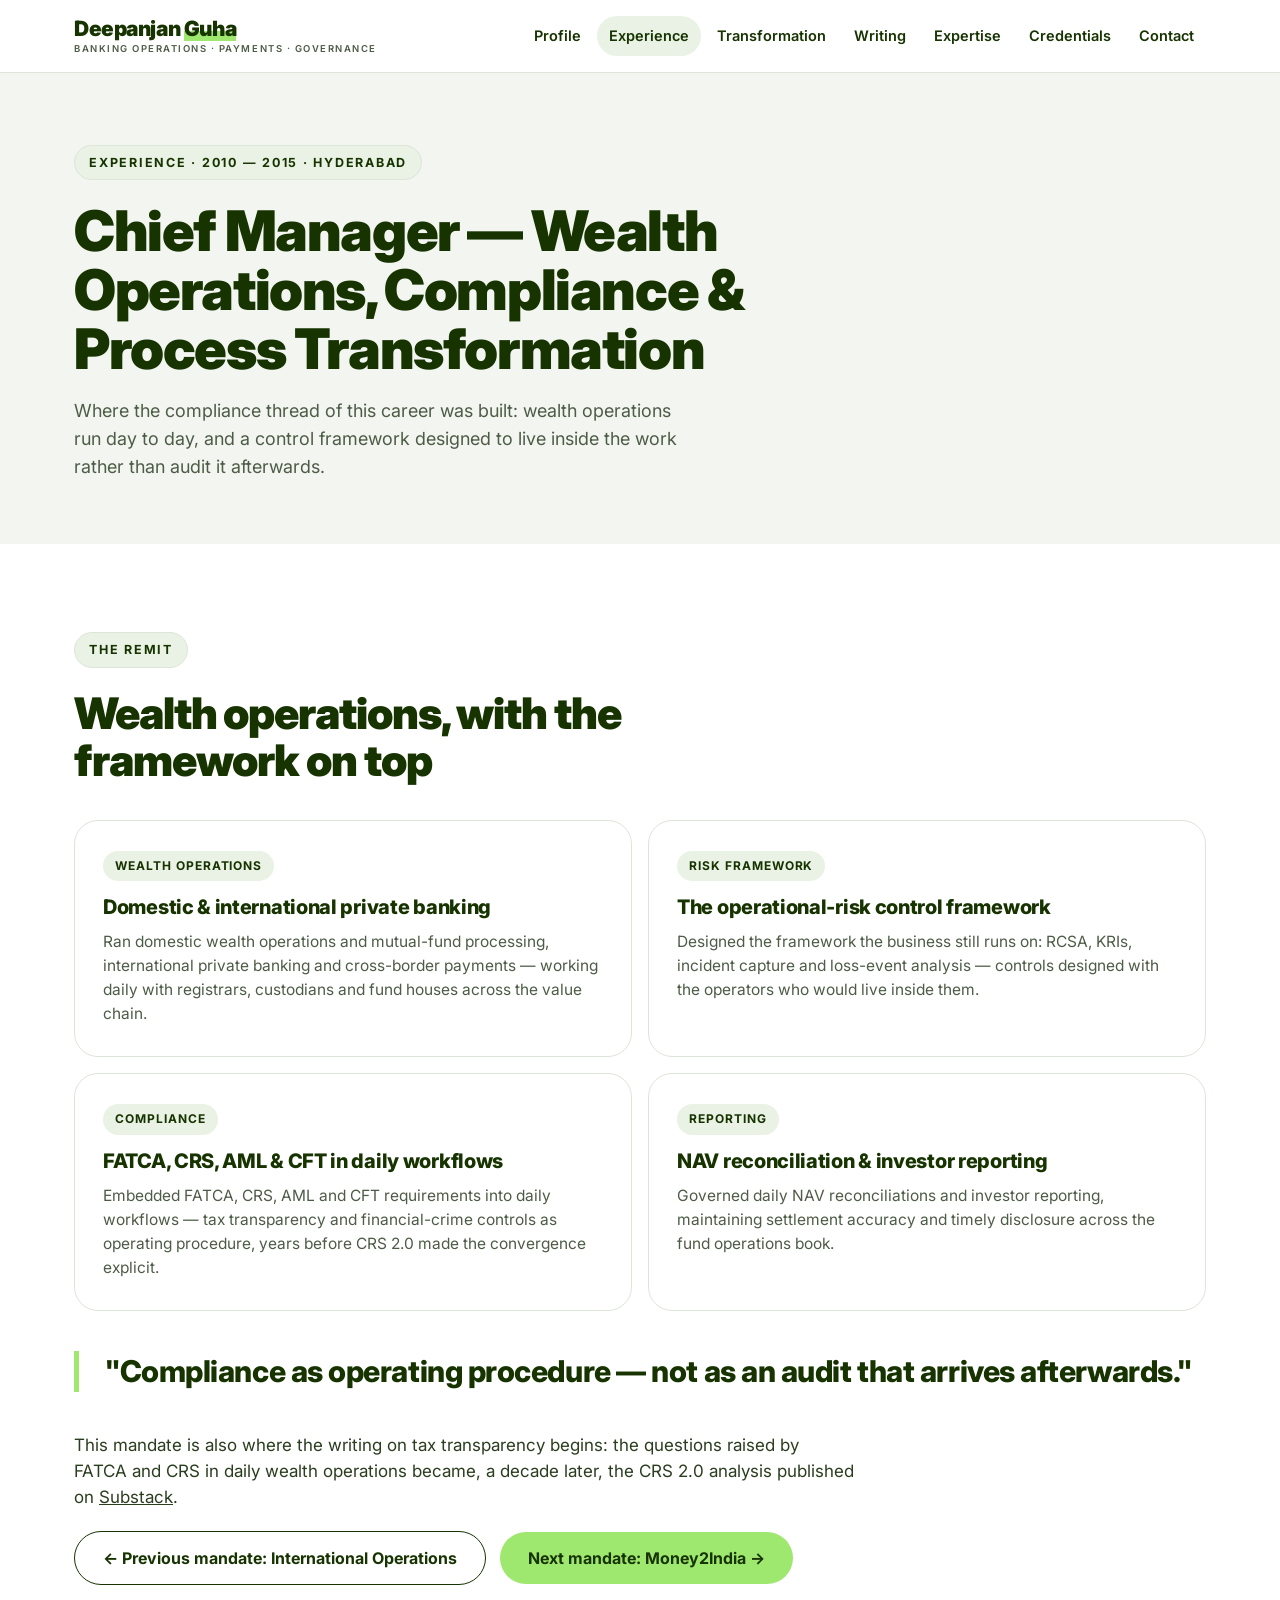
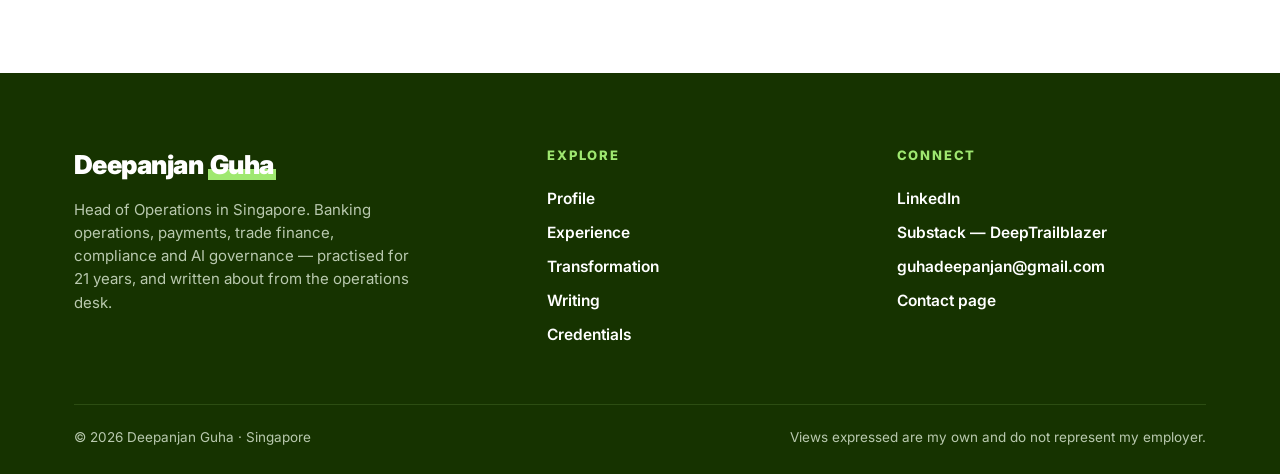
<file: experience-wealth.html>
<!doctype html>
<html lang="en">
<head>
  <meta charset="utf-8" />
  <meta name="viewport" content="width=device-width, initial-scale=1" />
  <title>Chief Manager — Wealth Operations, Compliance &amp; Transformation | Deepanjan Guha</title>
  <meta name="description" content="Deepanjan Guha as Chief Manager at one of India's largest private sector banks (2010–2015): wealth operations, mutual funds, international private banking, and the operational-risk framework — RCSA, KRIs, FATCA, CRS, AML/CFT — embedded into daily workflows." />
  <meta property="og:title" content="Wealth Operations, Compliance &amp; Transformation | Deepanjan Guha" />
  <meta property="og:image" content="https://deepanjanguha.work/assets/og-cover.jpg" />
  <meta property="og:type" content="website" />
  <meta property="og:url" content="https://deepanjanguha.work/experience-wealth.html" />
  <meta property="og:site_name" content="Deepanjan Guha" />
  <meta property="og:description" content="Deepanjan Guha as Chief Manager at one of India's largest private sector banks (2010–2015): wealth operations, mutual funds, international private banking, and the operational-risk framework — RCSA, KRIs, FATCA, CRS, AML/CFT — embedded into daily workflows." />
  <meta name="twitter:card" content="summary_large_image" />
  <meta name="twitter:title" content="Wealth Operations, Compliance &amp; Transformation | Deepanjan Guha" />
  <meta name="twitter:description" content="Deepanjan Guha as Chief Manager at one of India's largest private sector banks (2010–2015): wealth operations, mutual funds, international private banking, and the operational-risk framework — RCSA, KRIs, FATCA, CRS, AML/CFT — embedded into daily workflows." />
  <meta name="twitter:image" content="https://deepanjanguha.work/assets/og-cover.jpg" />
  <link rel="canonical" href="https://deepanjanguha.work/experience-wealth.html" />
  <meta name="robots" content="noindex, nofollow" />
  <link rel="preconnect" href="https://fonts.googleapis.com" />
  <link rel="preconnect" href="https://fonts.gstatic.com" crossorigin />
  <link href="https://fonts.googleapis.com/css2?family=Inter:wght@400;500;600;700;800;900&display=swap" rel="stylesheet" />
  <link rel="stylesheet" href="css/style.css?v=502" />
</head>
<body>

<header class="site-header">
  <div class="header-in">
    <a class="brand" href="index.html">Deepanjan <em>Guha</em><small>Banking Operations · Payments · Governance</small></a>
    <button class="nav-toggle" aria-label="Open menu">☰</button>
    <nav class="main-nav">
      <a href="leadership.html">Profile</a>
      <a href="experience.html">Experience</a>
      <a href="transformation.html">Transformation</a>
      <a href="writing.html">Writing</a>
      <a href="skills.html">Expertise</a>
      <a href="credentials.html">Credentials</a>
      <a href="contact.html">Contact</a>
    </nav>
  </div>
</header>

<section class="page-hero">
  <div class="wrap">
    <div class="kicker">Experience · 2010 — 2015 · Hyderabad</div>
    <h1>Chief Manager — Wealth Operations, Compliance &amp; Process Transformation</h1>
    <p class="lede">Where the compliance thread of this career was built: wealth operations run day to day, and a control framework designed to live inside the work rather than audit it afterwards.</p>
  </div>
</section>

<section class="section">
  <div class="wrap">
    <div class="kicker reveal">The Remit</div>
    <h2 class="reveal">Wealth operations, with the framework on top</h2>
    <div class="grid-2" style="margin-top:36px">
      <div class="card reveal">
        <span class="tag">Wealth Operations</span>
        <h3>Domestic &amp; international private banking</h3>
        <p>Ran domestic wealth operations and mutual-fund processing, international private banking and cross-border payments — working daily with registrars, custodians and fund houses across the value chain.</p>
      </div>
      <div class="card reveal">
        <span class="tag">Risk Framework</span>
        <h3>The operational-risk control framework</h3>
        <p>Designed the framework the business still runs on: RCSA, KRIs, incident capture and loss-event analysis — controls designed with the operators who would live inside them.</p>
      </div>
      <div class="card reveal">
        <span class="tag">Compliance</span>
        <h3>FATCA, CRS, AML &amp; CFT in daily workflows</h3>
        <p>Embedded FATCA, CRS, AML and CFT requirements into daily workflows — tax transparency and financial-crime controls as operating procedure, years before CRS 2.0 made the convergence explicit.</p>
      </div>
      <div class="card reveal">
        <span class="tag">Reporting</span>
        <h3>NAV reconciliation &amp; investor reporting</h3>
        <p>Governed daily NAV reconciliations and investor reporting, maintaining settlement accuracy and timely disclosure across the fund operations book.</p>
      </div>
    </div>
    <div class="pull reveal">"Compliance as operating procedure — not as an audit that arrives afterwards."</div>
    <div class="prose reveal">
      <p>This mandate is also where the writing on tax transparency begins: the questions raised by FATCA and CRS in daily wealth operations became, a decade later, the CRS 2.0 analysis published on <a href="writing.html#compliance">Substack</a>.</p>
    </div>
    <div class="reveal">
      <a class="btn btn-outline" href="experience-international.html">← Previous mandate: International Operations</a>
      <a class="btn btn-navy" href="experience-money2india.html" style="margin-left:10px">Next mandate: Money2India →</a>
    </div>
  </div>
</section>

<footer class="site-footer">
  <div class="wrap">
    <div class="footer-grid">
      <div>
        <div class="footer-brand">Deepanjan <em>Guha</em></div>
        <p style="margin-top:12px;font-size:15px;max-width:38ch">Head of Operations in Singapore. Banking operations, payments, trade finance, compliance and AI governance — practised for 21 years, and written about from the operations desk.</p>
      </div>
      <div>
        <h4>Explore</h4>
        <a href="leadership.html">Profile</a>
        <a href="experience.html">Experience</a>
        <a href="transformation.html">Transformation</a>
        <a href="writing.html">Writing</a>
        <a href="credentials.html">Credentials</a>
      </div>
      <div>
        <h4>Connect</h4>
        <a href="https://www.linkedin.com/in/deepanjanguha" target="_blank" rel="noopener">LinkedIn</a>
        <a href="https://thedeeptrailblazer.substack.com" target="_blank" rel="noopener">Substack — DeepTrailblazer</a>
        <a href="mailto:guhadeepanjan@gmail.com">guhadeepanjan@gmail.com</a>
        <a href="contact.html">Contact page</a>
      </div>
    </div>
    <div class="footer-note">
      <span>© <span id="y"></span> Deepanjan Guha · Singapore</span>
      <span>Views expressed are my own and do not represent my employer.</span>
    </div>
  </div>
</footer>

<script src="js/main.js?v=502"></script>
</body>
</html>
</file>
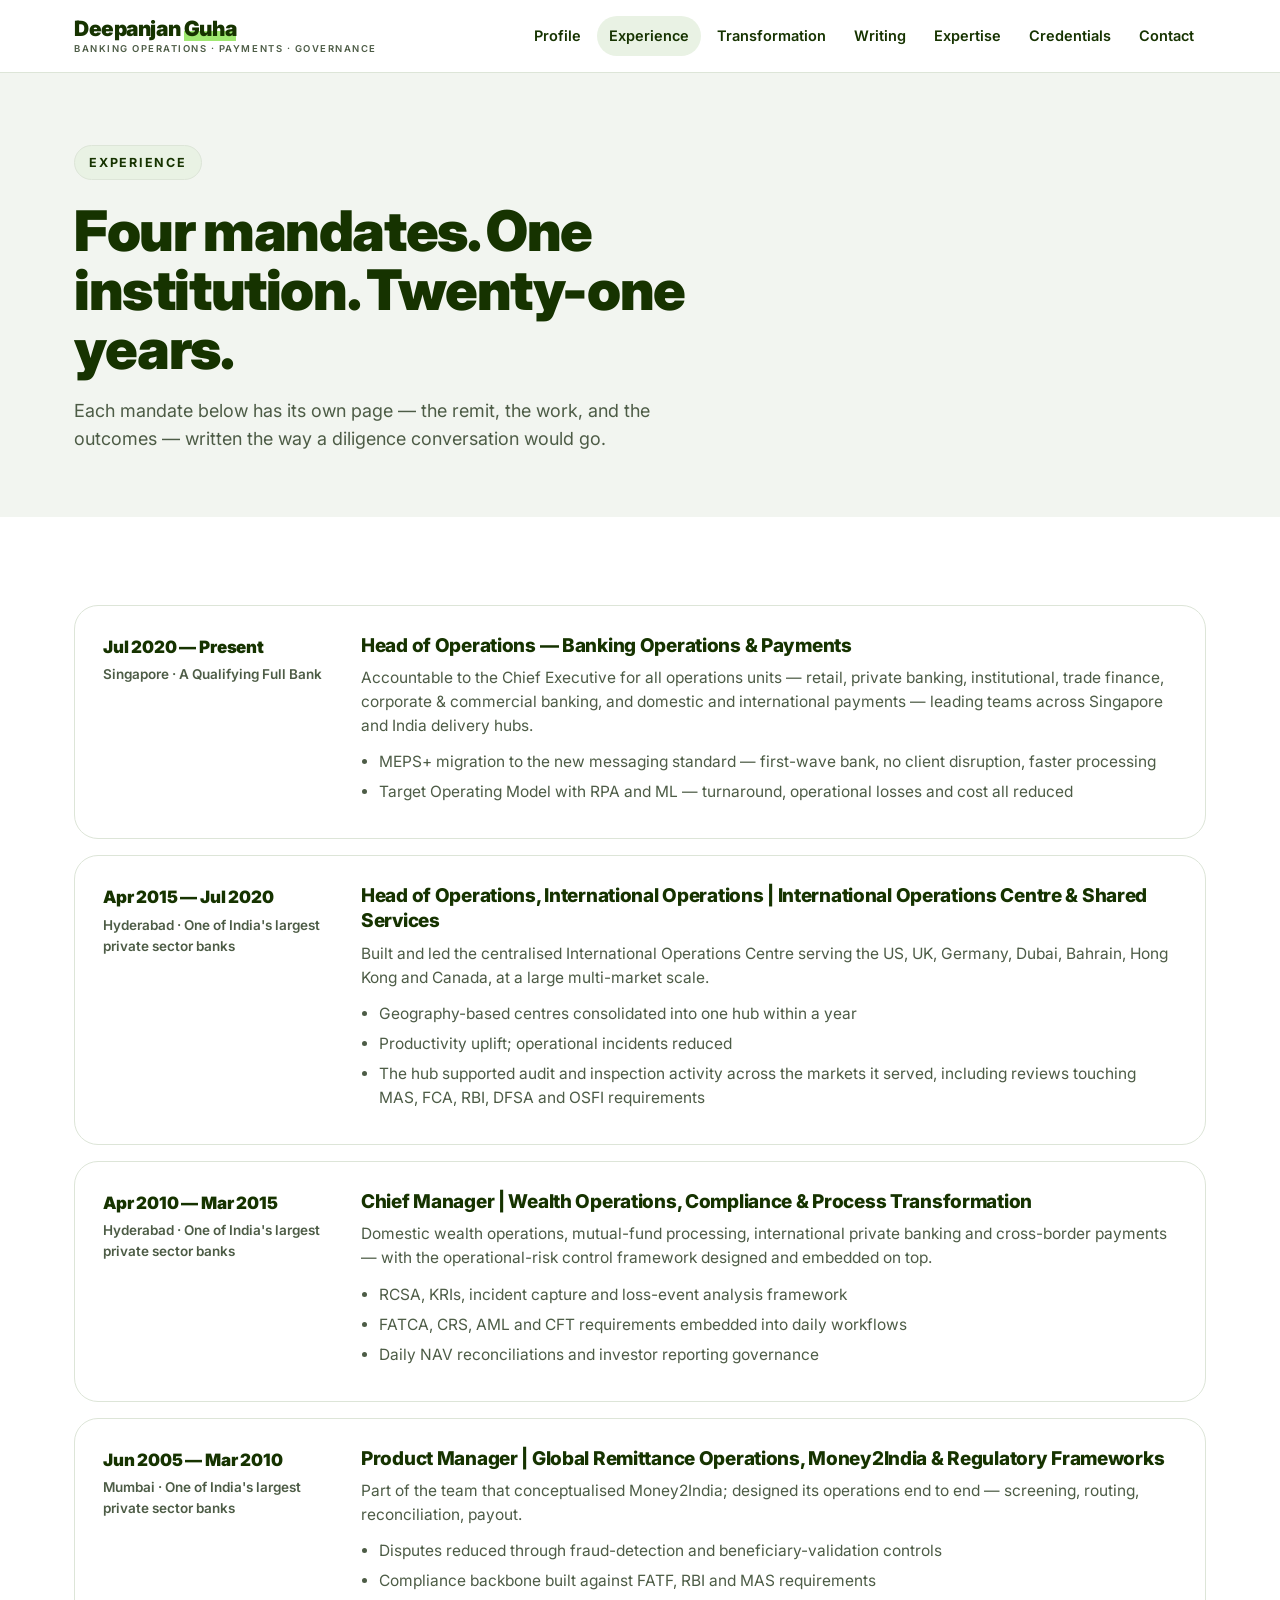
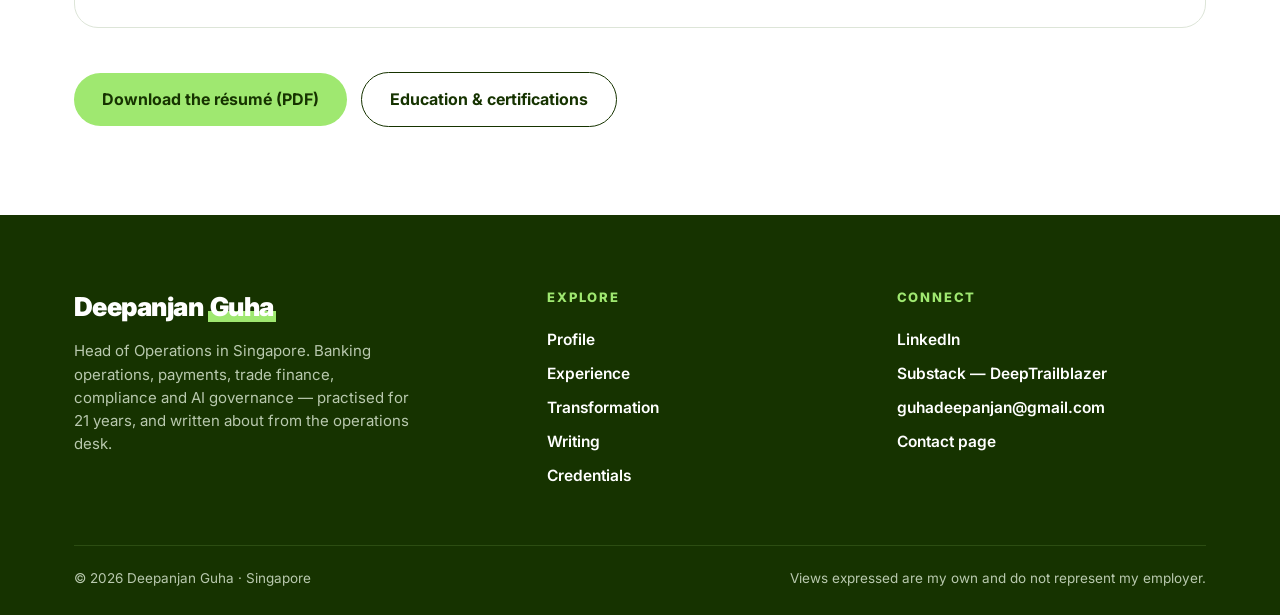
<file: experience.html>
<!doctype html>
<html lang="en">
<head>
  <meta charset="utf-8" />
  <meta name="viewport" content="width=device-width, initial-scale=1" />
  <title>Experience | Deepanjan Guha — Four Mandates, One Institution</title>
  <meta name="description" content="Deepanjan Guha's experience at one of India's largest private sector banks: Head of Operations Singapore; International Operations Centre; Wealth Operations, Compliance & Transformation; and Money2India remittance operations." />
  <meta property="og:title" content="Experience | Deepanjan Guha" />
  <meta property="og:image" content="https://deepanjanguha.work/assets/og-cover.jpg" />
  <meta property="og:type" content="website" />
  <meta property="og:url" content="https://deepanjanguha.work/experience.html" />
  <meta property="og:site_name" content="Deepanjan Guha" />
  <meta property="og:description" content="Deepanjan Guha's experience at one of India's largest private sector banks: Head of Operations Singapore; International Operations Centre; Wealth Operations, Compliance & Transformation; and Money2India remittance operations." />
  <meta name="twitter:card" content="summary_large_image" />
  <meta name="twitter:title" content="Experience | Deepanjan Guha" />
  <meta name="twitter:description" content="Deepanjan Guha's experience at one of India's largest private sector banks: Head of Operations Singapore; International Operations Centre; Wealth Operations, Compliance & Transformation; and Money2India remittance operations." />
  <meta name="twitter:image" content="https://deepanjanguha.work/assets/og-cover.jpg" />
  <link rel="canonical" href="https://deepanjanguha.work/experience.html" />
  <meta name="robots" content="noindex, nofollow" />
  <link rel="preconnect" href="https://fonts.googleapis.com" />
  <link rel="preconnect" href="https://fonts.gstatic.com" crossorigin />
  <link href="https://fonts.googleapis.com/css2?family=Inter:wght@400;500;600;700;800;900&display=swap" rel="stylesheet" />
  <link rel="stylesheet" href="css/style.css?v=502" />
</head>
<body>

<header class="site-header">
  <div class="header-in">
    <a class="brand" href="index.html">Deepanjan <em>Guha</em><small>Banking Operations · Payments · Governance</small></a>
    <button class="nav-toggle" aria-label="Open menu">☰</button>
    <nav class="main-nav">
      <a href="leadership.html">Profile</a>
      <a href="experience.html">Experience</a>
      <a href="transformation.html">Transformation</a>
      <a href="writing.html">Writing</a>
      <a href="skills.html">Expertise</a>
      <a href="credentials.html">Credentials</a>
      <a href="contact.html">Contact</a>
    </nav>
  </div>
</header>

<section class="page-hero">
  <div class="wrap">
    <div class="kicker">Experience</div>
    <h1>Four mandates. One institution. Twenty-one years.</h1>
    <p class="lede">Each mandate below has its own page — the remit, the work, and the outcomes — written the way a diligence conversation would go.</p>
  </div>
</section>

<section class="section">
  <div class="wrap">
    <div class="role-list">
      <a class="role-card reveal" href="experience-singapore.html">
        <div><div class="when">Jul 2020 — Present</div><div class="where">Singapore · A Qualifying Full Bank</div></div>
        <div>
          <h3>Head of Operations — Banking Operations &amp; Payments</h3>
          <p>Accountable to the Chief Executive for all operations units — retail, private banking, institutional, trade finance, corporate &amp; commercial banking, and domestic and international payments — leading teams across Singapore and India delivery hubs.</p>
          <ul>
            <li>MEPS+ migration to the new messaging standard — first-wave bank, no client disruption, faster processing</li>
            <li>Target Operating Model with RPA and ML — turnaround, operational losses and cost all reduced</li>
          </ul>
        </div>
      </a>
      <a class="role-card reveal" href="experience-international.html">
        <div><div class="when">Apr 2015 — Jul 2020</div><div class="where">Hyderabad · One of India's largest private sector banks</div></div>
        <div>
          <h3>Head of Operations, International Operations | International Operations Centre &amp; Shared Services</h3>
          <p>Built and led the centralised International Operations Centre serving the US, UK, Germany, Dubai, Bahrain, Hong Kong and Canada, at a large multi-market scale.</p>
          <ul>
            <li>Geography-based centres consolidated into one hub within a year</li>
            <li>Productivity uplift; operational incidents reduced</li>
            <li>The hub supported audit and inspection activity across the markets it served, including reviews touching MAS, FCA, RBI, DFSA and OSFI requirements</li>
          </ul>
        </div>
      </a>
      <a class="role-card reveal" href="experience-wealth.html">
        <div><div class="when">Apr 2010 — Mar 2015</div><div class="where">Hyderabad · One of India's largest private sector banks</div></div>
        <div>
          <h3>Chief Manager | Wealth Operations, Compliance &amp; Process Transformation</h3>
          <p>Domestic wealth operations, mutual-fund processing, international private banking and cross-border payments — with the operational-risk control framework designed and embedded on top.</p>
          <ul>
            <li>RCSA, KRIs, incident capture and loss-event analysis framework</li>
            <li>FATCA, CRS, AML and CFT requirements embedded into daily workflows</li>
            <li>Daily NAV reconciliations and investor reporting governance</li>
          </ul>
        </div>
      </a>
      <a class="role-card reveal" href="experience-money2india.html">
        <div><div class="when">Jun 2005 — Mar 2010</div><div class="where">Mumbai · One of India's largest private sector banks</div></div>
        <div>
          <h3>Product Manager | Global Remittance Operations, Money2India &amp; Regulatory Frameworks</h3>
          <p>Part of the team that conceptualised Money2India; designed its operations end to end — screening, routing, reconciliation, payout.</p>
          <ul>
            <li>Disputes reduced through fraud-detection and beneficiary-validation controls</li>
            <li>Compliance backbone built against FATF, RBI and MAS requirements</li>
          </ul>
        </div>
      </a>
    </div>
    <div style="margin-top:44px" class="reveal">
      <a class="btn btn-navy" href="assets/resume.pdf" target="_blank" rel="noopener">Download the résumé (PDF)</a>
      <a class="btn btn-outline" href="credentials.html" style="margin-left:10px">Education &amp; certifications</a>
    </div>
  </div>
</section>

<footer class="site-footer">
  <div class="wrap">
    <div class="footer-grid">
      <div>
        <div class="footer-brand">Deepanjan <em>Guha</em></div>
        <p style="margin-top:12px;font-size:15px;max-width:38ch">Head of Operations in Singapore. Banking operations, payments, trade finance, compliance and AI governance — practised for 21 years, and written about from the operations desk.</p>
      </div>
      <div>
        <h4>Explore</h4>
        <a href="leadership.html">Profile</a>
        <a href="experience.html">Experience</a>
        <a href="transformation.html">Transformation</a>
        <a href="writing.html">Writing</a>
        <a href="credentials.html">Credentials</a>
      </div>
      <div>
        <h4>Connect</h4>
        <a href="https://www.linkedin.com/in/deepanjanguha" target="_blank" rel="noopener">LinkedIn</a>
        <a href="https://thedeeptrailblazer.substack.com" target="_blank" rel="noopener">Substack — DeepTrailblazer</a>
        <a href="mailto:guhadeepanjan@gmail.com">guhadeepanjan@gmail.com</a>
        <a href="contact.html">Contact page</a>
      </div>
    </div>
    <div class="footer-note">
      <span>© <span id="y"></span> Deepanjan Guha · Singapore</span>
      <span>Views expressed are my own and do not represent my employer.</span>
    </div>
  </div>
</footer>

<script src="js/main.js?v=502"></script>
</body>
</html>
</file>
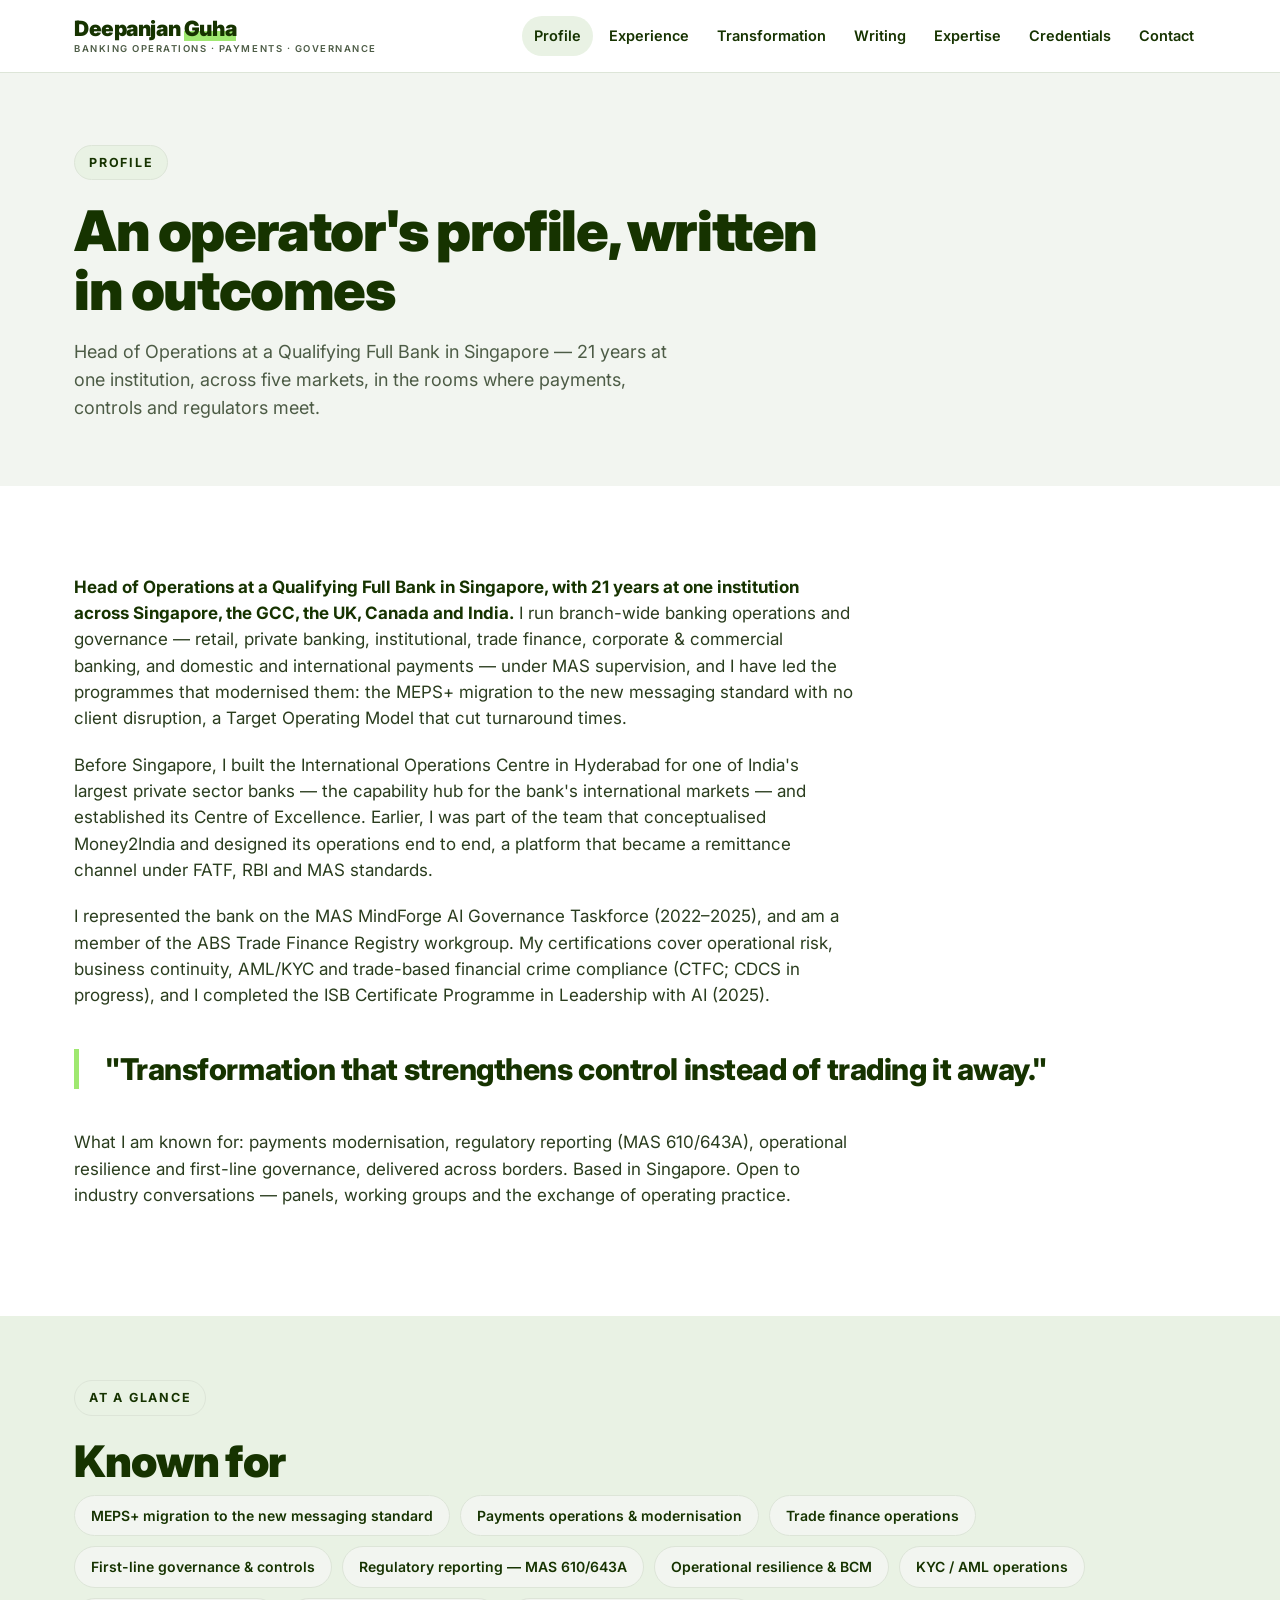
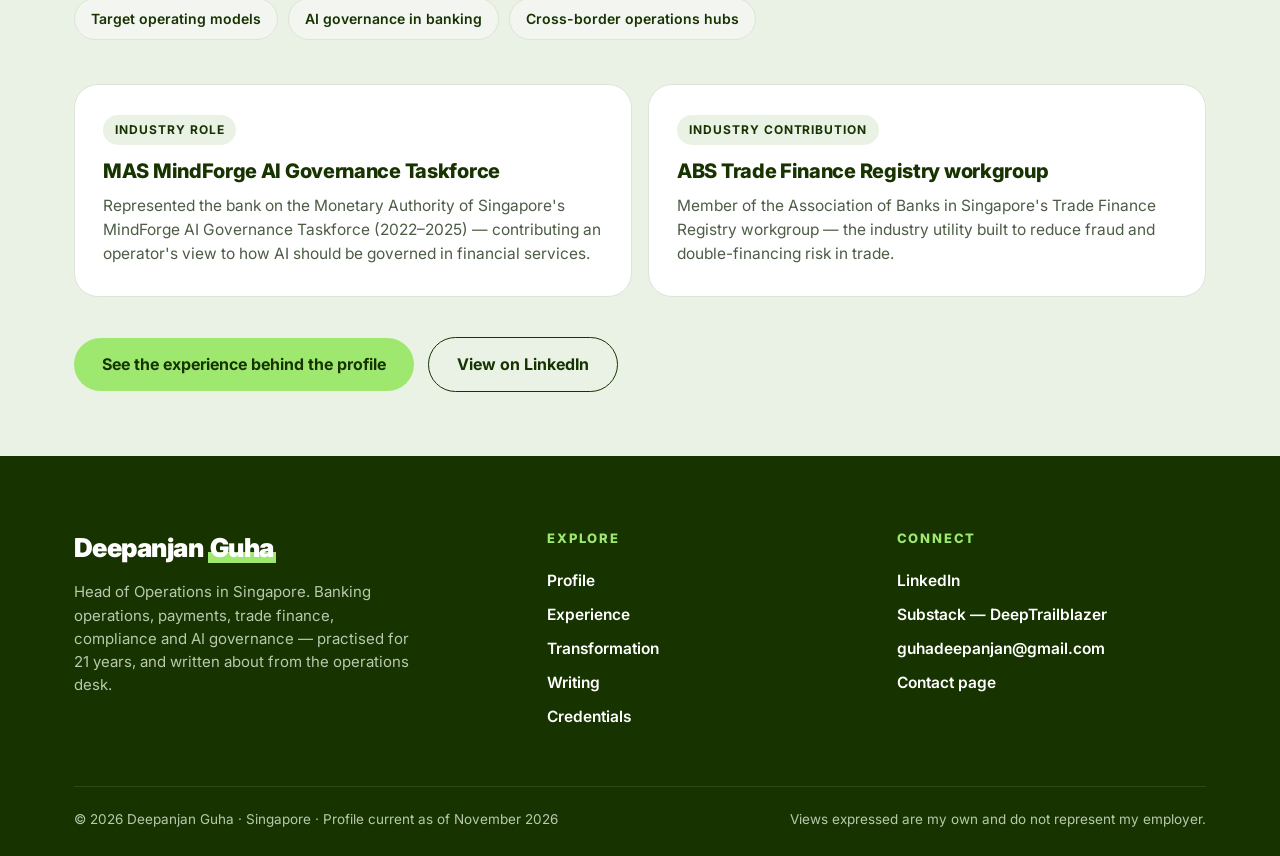
<file: leadership.html>
<!doctype html>
<html lang="en">
<head>
  <meta charset="utf-8" />
  <meta name="viewport" content="width=device-width, initial-scale=1" />
  <title>Profile | Deepanjan Guha — Head of Operations, Banking &amp; Payments</title>
  <meta name="description" content="The profile of Deepanjan Guha: Head of Operations at a Qualifying Full Bank in Singapore, 21 years across Singapore, the GCC, the UK, Canada and India — payments modernisation, governance and AI in regulated banking." />
  <meta property="og:title" content="Profile | Deepanjan Guha" />
  <meta property="og:image" content="https://deepanjanguha.work/assets/og-cover.jpg" />
  <meta property="og:type" content="website" />
  <meta property="og:url" content="https://deepanjanguha.work/leadership.html" />
  <meta property="og:site_name" content="Deepanjan Guha" />
  <meta property="og:description" content="The profile of Deepanjan Guha: Head of Operations at a Qualifying Full Bank in Singapore, 21 years across Singapore, the GCC, the UK, Canada and India — payments modernisation, governance and AI in regulated banking." />
  <meta name="twitter:card" content="summary_large_image" />
  <meta name="twitter:title" content="Profile | Deepanjan Guha" />
  <meta name="twitter:description" content="The profile of Deepanjan Guha: Head of Operations at a Qualifying Full Bank in Singapore, 21 years across Singapore, the GCC, the UK, Canada and India — payments modernisation, governance and AI in regulated banking." />
  <meta name="twitter:image" content="https://deepanjanguha.work/assets/og-cover.jpg" />
  <link rel="canonical" href="https://deepanjanguha.work/leadership.html" />
  <meta name="robots" content="noindex, nofollow" />
  <link rel="preconnect" href="https://fonts.googleapis.com" />
  <link rel="preconnect" href="https://fonts.gstatic.com" crossorigin />
  <link href="https://fonts.googleapis.com/css2?family=Inter:wght@400;500;600;700;800;900&display=swap" rel="stylesheet" />
  <link rel="stylesheet" href="css/style.css?v=502" />
  <script type="application/ld+json">
  {
    "@context": "https://schema.org",
    "@type": "Person",
    "name": "Deepanjan Guha",
    "jobTitle": "Head of Operations — Banking Operations & Payments",
    "worksFor": { "@type": "Organization", "name": "A Qualifying Full Bank in Singapore" },
    "address": { "@type": "PostalAddress", "addressLocality": "Singapore", "addressCountry": "SG" },
    "url": "https://deepanjanguha.work/leadership.html",
    "sameAs": [
      "https://www.linkedin.com/in/deepanjanguha",
      "https://thedeeptrailblazer.substack.com"
    ]
  }
  </script>
</head>
<body>

<header class="site-header">
  <div class="header-in">
    <a class="brand" href="index.html">Deepanjan <em>Guha</em><small>Banking Operations · Payments · Governance</small></a>
    <button class="nav-toggle" aria-label="Open menu">☰</button>
    <nav class="main-nav">
      <a href="leadership.html">Profile</a>
      <a href="experience.html">Experience</a>
      <a href="transformation.html">Transformation</a>
      <a href="writing.html">Writing</a>
      <a href="skills.html">Expertise</a>
      <a href="credentials.html">Credentials</a>
      <a href="contact.html">Contact</a>
    </nav>
  </div>
</header>

<section class="page-hero">
  <div class="wrap">
    <div class="kicker">Profile</div>
    <h1>An operator's profile, written in outcomes</h1>
    <p class="lede">Head of Operations at a Qualifying Full Bank in Singapore — 21 years at one institution, across five markets, in the rooms where payments, controls and regulators meet.</p>
  </div>
</section>

<section class="section">
  <div class="wrap">
    <div class="prose reveal">
      <p><strong>Head of Operations at a Qualifying Full Bank in Singapore, with 21 years at one institution across Singapore, the GCC, the UK, Canada and India.</strong> I run branch-wide banking operations and governance — retail, private banking, institutional, trade finance, corporate &amp; commercial banking, and domestic and international payments — under MAS supervision, and I have led the programmes that modernised them: the MEPS+ migration to the new messaging standard with no client disruption, a Target Operating Model that cut turnaround times.</p>
      <p>Before Singapore, I built the International Operations Centre in Hyderabad for one of India's largest private sector banks — the capability hub for the bank's international markets — and established its Centre of Excellence. Earlier, I was part of the team that conceptualised Money2India and designed its operations end to end, a platform that became a remittance channel under FATF, RBI and MAS standards.</p>
      <p>I represented the bank on the MAS MindForge AI Governance Taskforce (2022–2025), and am a member of the ABS Trade Finance Registry workgroup. My certifications cover operational risk, business continuity, AML/KYC and trade-based financial crime compliance (CTFC; CDCS in progress), and I completed the ISB Certificate Programme in Leadership with AI (2025).</p>
    </div>
    <div class="pull reveal">"Transformation that strengthens control instead of trading it away."</div>
    <div class="prose reveal">
      <p>What I am known for: payments modernisation, regulatory reporting (MAS 610/643A), operational resilience and first-line governance, delivered across borders. Based in Singapore. Open to industry conversations — panels, working groups and the exchange of operating practice.</p>
    </div>
  </div>
</section>

<section class="section tight" style="background:var(--paper-2)">
  <div class="wrap">
    <div class="kicker reveal">At A Glance</div>
    <h2 class="reveal">Known for</h2>
    <div class="chips reveal" style="margin-top:10px">
      <span class="chip">MEPS+ migration to the new messaging standard</span>
      <span class="chip">Payments operations &amp; modernisation</span>
      <span class="chip">Trade finance operations</span>
      <span class="chip">First-line governance &amp; controls</span>
      <span class="chip">Regulatory reporting — MAS 610/643A</span>
      <span class="chip">Operational resilience &amp; BCM</span>
      <span class="chip">KYC / AML operations</span>
      <span class="chip">Target operating models</span>
      <span class="chip">AI governance in banking</span>
      <span class="chip">Cross-border operations hubs</span>
    </div>
    <div class="grid-2" style="margin-top:44px">
      <div class="card reveal">
        <span class="tag">Industry Role</span>
        <h3>MAS MindForge AI Governance Taskforce</h3>
        <p>Represented the bank on the Monetary Authority of Singapore's MindForge AI Governance Taskforce (2022–2025) — contributing an operator's view to how AI should be governed in financial services.</p>
      </div>
      <div class="card reveal">
        <span class="tag">Industry Contribution</span>
        <h3>ABS Trade Finance Registry workgroup</h3>
        <p>Member of the Association of Banks in Singapore's Trade Finance Registry workgroup — the industry utility built to reduce fraud and double-financing risk in trade.</p>
      </div>
    </div>
    <div style="margin-top:40px" class="reveal">
      <a class="btn btn-navy" href="experience.html">See the experience behind the profile</a>
      <a class="btn btn-outline" href="https://www.linkedin.com/in/deepanjanguha" target="_blank" rel="noopener" style="margin-left:10px">View on LinkedIn</a>
    </div>
  </div>
</section>

<footer class="site-footer">
  <div class="wrap">
    <div class="footer-grid">
      <div>
        <div class="footer-brand">Deepanjan <em>Guha</em></div>
        <p style="margin-top:12px;font-size:15px;max-width:38ch">Head of Operations in Singapore. Banking operations, payments, trade finance, compliance and AI governance — practised for 21 years, and written about from the operations desk.</p>
      </div>
      <div>
        <h4>Explore</h4>
        <a href="leadership.html">Profile</a>
        <a href="experience.html">Experience</a>
        <a href="transformation.html">Transformation</a>
        <a href="writing.html">Writing</a>
        <a href="credentials.html">Credentials</a>
      </div>
      <div>
        <h4>Connect</h4>
        <a href="https://www.linkedin.com/in/deepanjanguha" target="_blank" rel="noopener">LinkedIn</a>
        <a href="https://thedeeptrailblazer.substack.com" target="_blank" rel="noopener">Substack — DeepTrailblazer</a>
        <a href="mailto:guhadeepanjan@gmail.com">guhadeepanjan@gmail.com</a>
        <a href="contact.html">Contact page</a>
      </div>
    </div>
    <div class="footer-note">
      <span>© <span id="y"></span> Deepanjan Guha · Singapore · Profile current as of November 2026</span>
      <span>Views expressed are my own and do not represent my employer.</span>
    </div>
  </div>
</footer>

<script src="js/main.js?v=502"></script>
</body>
</html>
</file>
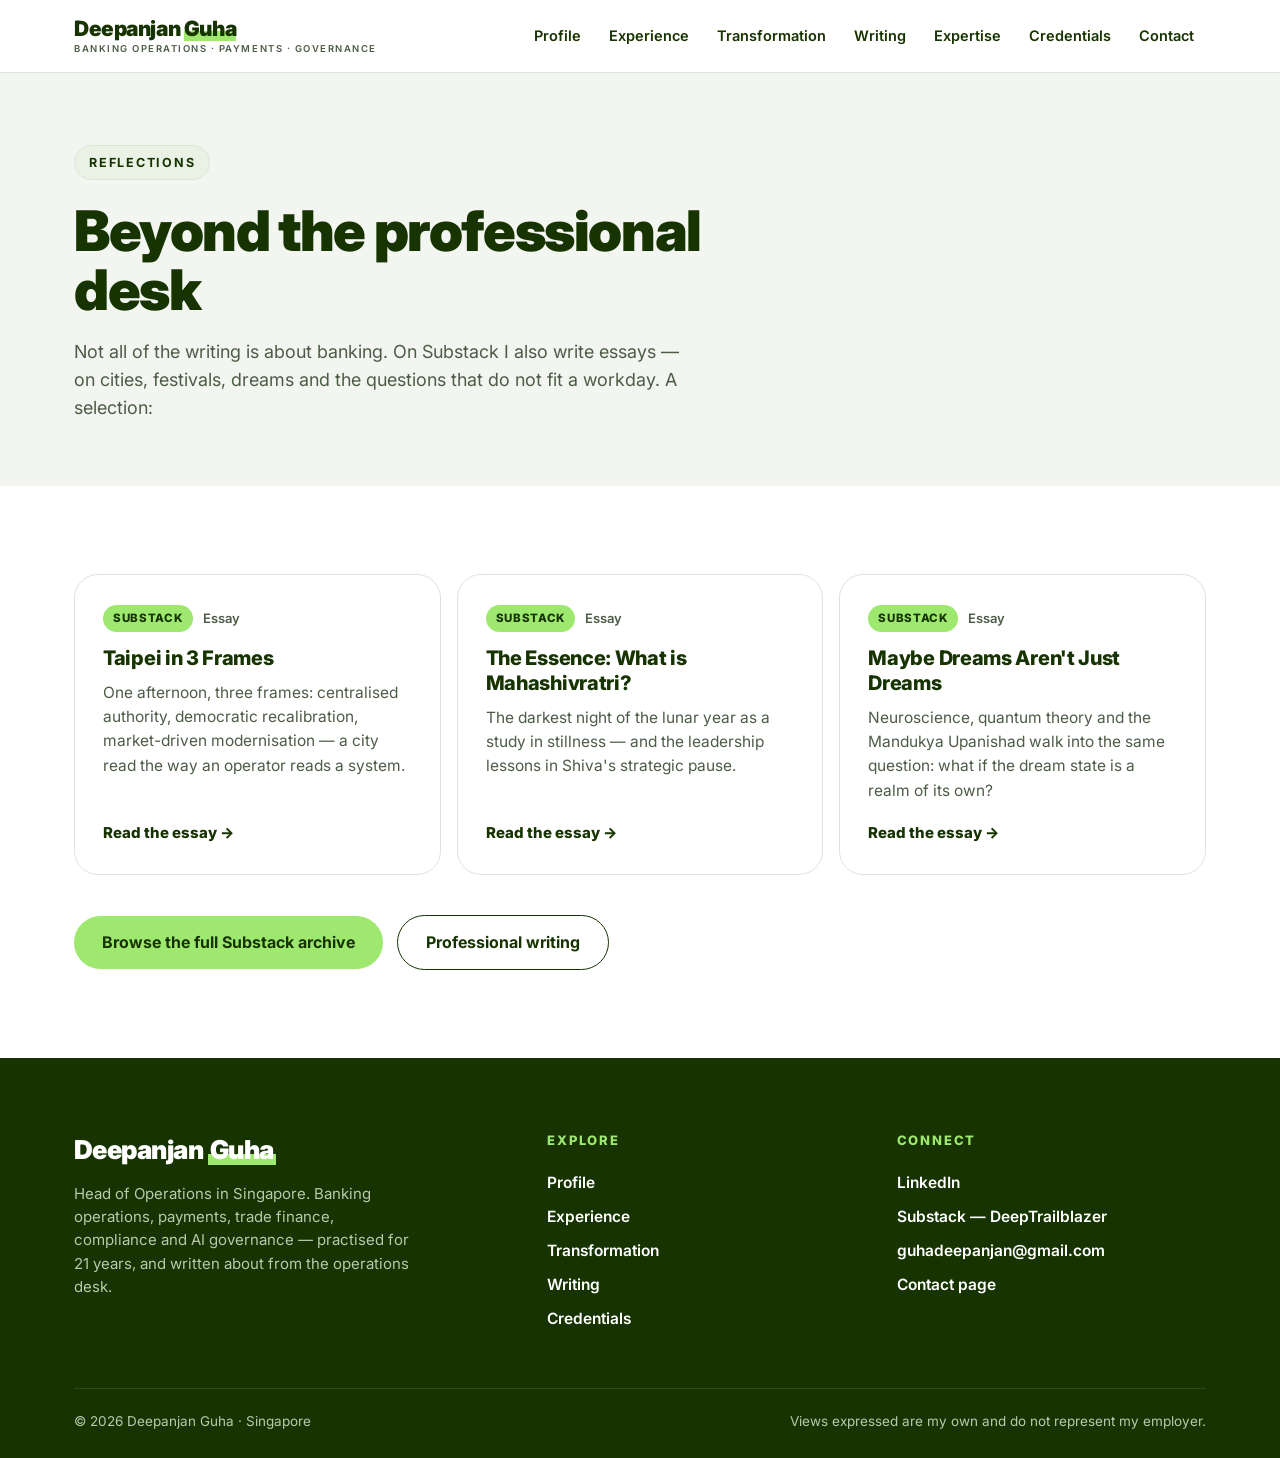
<file: reflections.html>
<!doctype html>
<html lang="en">
<head>
  <meta charset="utf-8" />
  <meta name="viewport" content="width=device-width, initial-scale=1" />
  <title>Reflections | Deepanjan Guha — Essays Beyond the Desk</title>
  <meta name="description" content="Deepanjan Guha's reflective essays on Substack: cities, festivals, dreams and the thinking that sits outside the professional desk." />
  <meta property="og:title" content="Reflections | Deepanjan Guha" />
  <meta property="og:image" content="https://deepanjanguha.work/assets/og-cover.jpg" />
  <meta property="og:type" content="website" />
  <meta property="og:url" content="https://deepanjanguha.work/reflections.html" />
  <meta property="og:site_name" content="Deepanjan Guha" />
  <meta property="og:description" content="Deepanjan Guha's reflective essays on Substack: cities, festivals, dreams and the thinking that sits outside the professional desk." />
  <meta name="twitter:card" content="summary_large_image" />
  <meta name="twitter:title" content="Reflections | Deepanjan Guha" />
  <meta name="twitter:description" content="Deepanjan Guha's reflective essays on Substack: cities, festivals, dreams and the thinking that sits outside the professional desk." />
  <meta name="twitter:image" content="https://deepanjanguha.work/assets/og-cover.jpg" />
  <link rel="canonical" href="https://deepanjanguha.work/reflections.html" />
  <meta name="robots" content="noindex, nofollow" />
  <link rel="preconnect" href="https://fonts.googleapis.com" />
  <link rel="preconnect" href="https://fonts.gstatic.com" crossorigin />
  <link href="https://fonts.googleapis.com/css2?family=Inter:wght@400;500;600;700;800;900&display=swap" rel="stylesheet" />
  <link rel="stylesheet" href="css/style.css?v=502" />
</head>
<body>

<header class="site-header">
  <div class="header-in">
    <a class="brand" href="index.html">Deepanjan <em>Guha</em><small>Banking Operations · Payments · Governance</small></a>
    <button class="nav-toggle" aria-label="Open menu">☰</button>
    <nav class="main-nav">
      <a href="leadership.html">Profile</a>
      <a href="experience.html">Experience</a>
      <a href="transformation.html">Transformation</a>
      <a href="writing.html">Writing</a>
      <a href="skills.html">Expertise</a>
      <a href="credentials.html">Credentials</a>
      <a href="contact.html">Contact</a>
    </nav>
  </div>
</header>

<section class="page-hero">
  <div class="wrap">
    <div class="kicker">Reflections</div>
    <h1>Beyond the professional desk</h1>
    <p class="lede">Not all of the writing is about banking. On Substack I also write essays — on cities, festivals, dreams and the questions that do not fit a workday. A selection:</p>
  </div>
</section>

<section class="section">
  <div class="wrap">
    <div class="grid-3">
      <a class="card article-card reveal" href="https://thedeeptrailblazer.substack.com/p/taipei-in-3-frames" target="_blank" rel="noopener">
        <div class="meta"><span class="src src-ss">Substack</span><span>Essay</span></div>
        <h3>Taipei in 3 Frames</h3>
        <p>One afternoon, three frames: centralised authority, democratic recalibration, market-driven modernisation — a city read the way an operator reads a system.</p>
        <span class="read">Read the essay <span>→</span></span>
      </a>
      <a class="card article-card reveal" href="https://thedeeptrailblazer.substack.com/p/the-essence-what-is-mahashivratri" target="_blank" rel="noopener">
        <div class="meta"><span class="src src-ss">Substack</span><span>Essay</span></div>
        <h3>The Essence: What is Mahashivratri?</h3>
        <p>The darkest night of the lunar year as a study in stillness — and the leadership lessons in Shiva's strategic pause.</p>
        <span class="read">Read the essay <span>→</span></span>
      </a>
      <a class="card article-card reveal" href="https://thedeeptrailblazer.substack.com/p/maybe-dreams-arent-just-dreams" target="_blank" rel="noopener">
        <div class="meta"><span class="src src-ss">Substack</span><span>Essay</span></div>
        <h3>Maybe Dreams Aren't Just Dreams</h3>
        <p>Neuroscience, quantum theory and the Mandukya Upanishad walk into the same question: what if the dream state is a realm of its own?</p>
        <span class="read">Read the essay <span>→</span></span>
      </a>
    </div>
    <div style="margin-top:40px" class="reveal">
      <a class="btn btn-navy" href="https://thedeeptrailblazer.substack.com/archive" target="_blank" rel="noopener">Browse the full Substack archive</a>
      <a class="btn btn-outline" href="writing.html" style="margin-left:10px">Professional writing</a>
    </div>
  </div>
</section>

<footer class="site-footer">
  <div class="wrap">
    <div class="footer-grid">
      <div>
        <div class="footer-brand">Deepanjan <em>Guha</em></div>
        <p style="margin-top:12px;font-size:15px;max-width:38ch">Head of Operations in Singapore. Banking operations, payments, trade finance, compliance and AI governance — practised for 21 years, and written about from the operations desk.</p>
      </div>
      <div>
        <h4>Explore</h4>
        <a href="leadership.html">Profile</a>
        <a href="experience.html">Experience</a>
        <a href="transformation.html">Transformation</a>
        <a href="writing.html">Writing</a>
        <a href="credentials.html">Credentials</a>
      </div>
      <div>
        <h4>Connect</h4>
        <a href="https://www.linkedin.com/in/deepanjanguha" target="_blank" rel="noopener">LinkedIn</a>
        <a href="https://thedeeptrailblazer.substack.com" target="_blank" rel="noopener">Substack — DeepTrailblazer</a>
        <a href="mailto:guhadeepanjan@gmail.com">guhadeepanjan@gmail.com</a>
        <a href="contact.html">Contact page</a>
      </div>
    </div>
    <div class="footer-note">
      <span>© <span id="y"></span> Deepanjan Guha · Singapore</span>
      <span>Views expressed are my own and do not represent my employer.</span>
    </div>
  </div>
</footer>

<script src="js/main.js?v=502"></script>
</body>
</html>
</file>
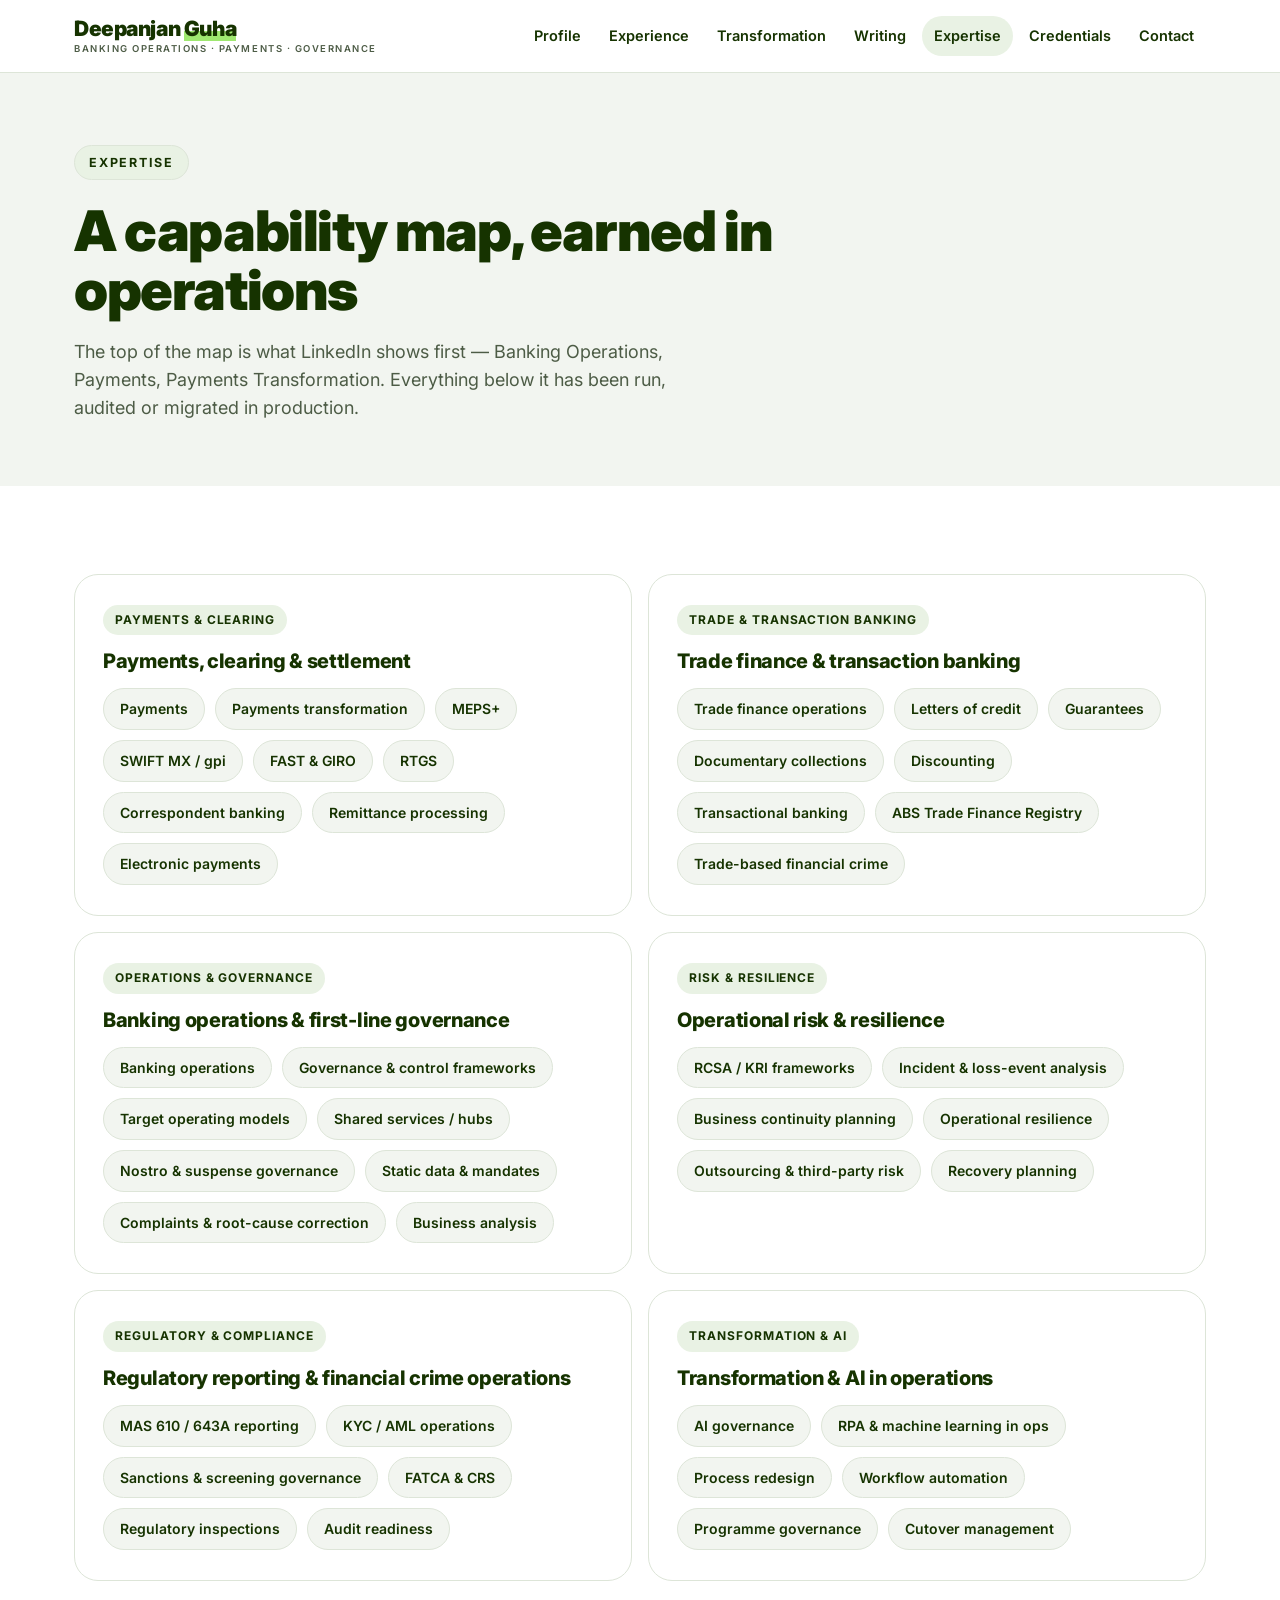
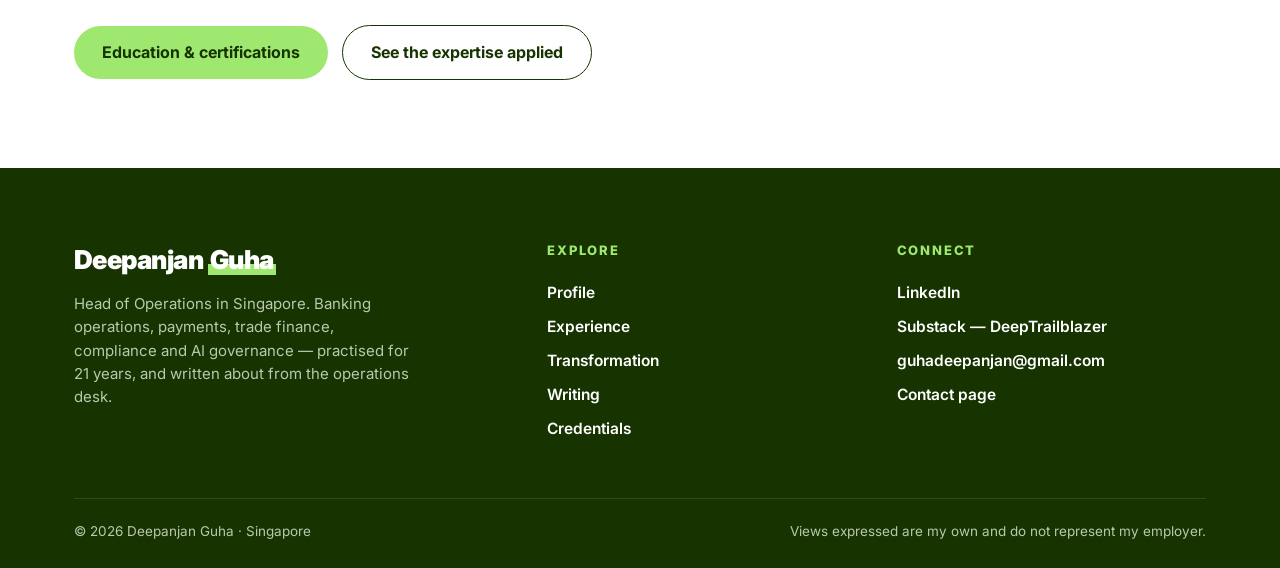
<file: skills.html>
<!doctype html>
<html lang="en">
<head>
  <meta charset="utf-8" />
  <meta name="viewport" content="width=device-width, initial-scale=1" />
  <title>Expertise | Deepanjan Guha — Capability Map</title>
  <meta name="description" content="Deepanjan Guha's capability map: banking operations, payments transformation, trade finance, operational risk and resilience, regulatory reporting, KYC/AML operations and AI governance." />
  <meta property="og:title" content="Expertise | Deepanjan Guha" />
  <meta property="og:image" content="https://deepanjanguha.work/assets/og-cover.jpg" />
  <meta property="og:type" content="website" />
  <meta property="og:url" content="https://deepanjanguha.work/skills.html" />
  <meta property="og:site_name" content="Deepanjan Guha" />
  <meta property="og:description" content="Deepanjan Guha's capability map: banking operations, payments transformation, trade finance, operational risk and resilience, regulatory reporting, KYC/AML operations and AI governance." />
  <meta name="twitter:card" content="summary_large_image" />
  <meta name="twitter:title" content="Expertise | Deepanjan Guha" />
  <meta name="twitter:description" content="Deepanjan Guha's capability map: banking operations, payments transformation, trade finance, operational risk and resilience, regulatory reporting, KYC/AML operations and AI governance." />
  <meta name="twitter:image" content="https://deepanjanguha.work/assets/og-cover.jpg" />
  <link rel="canonical" href="https://deepanjanguha.work/skills.html" />
  <meta name="robots" content="noindex, nofollow" />
  <link rel="preconnect" href="https://fonts.googleapis.com" />
  <link rel="preconnect" href="https://fonts.gstatic.com" crossorigin />
  <link href="https://fonts.googleapis.com/css2?family=Inter:wght@400;500;600;700;800;900&display=swap" rel="stylesheet" />
  <link rel="stylesheet" href="css/style.css?v=502" />
</head>
<body>

<header class="site-header">
  <div class="header-in">
    <a class="brand" href="index.html">Deepanjan <em>Guha</em><small>Banking Operations · Payments · Governance</small></a>
    <button class="nav-toggle" aria-label="Open menu">☰</button>
    <nav class="main-nav">
      <a href="leadership.html">Profile</a>
      <a href="experience.html">Experience</a>
      <a href="transformation.html">Transformation</a>
      <a href="writing.html">Writing</a>
      <a href="skills.html">Expertise</a>
      <a href="credentials.html">Credentials</a>
      <a href="contact.html">Contact</a>
    </nav>
  </div>
</header>

<section class="page-hero">
  <div class="wrap">
    <div class="kicker">Expertise</div>
    <h1>A capability map, earned in operations</h1>
    <p class="lede">The top of the map is what LinkedIn shows first — Banking Operations, Payments, Payments Transformation. Everything below it has been run, audited or migrated in production.</p>
  </div>
</section>

<section class="section">
  <div class="wrap">
    <div class="grid-2">
      <div class="card reveal">
        <span class="tag">Payments &amp; Clearing</span>
        <h3>Payments, clearing &amp; settlement</h3>
        <div class="chips" style="margin-top:14px">
          <span class="chip">Payments</span><span class="chip">Payments transformation</span><span class="chip">MEPS+</span>
          <span class="chip">SWIFT MX / gpi</span><span class="chip">FAST &amp; GIRO</span><span class="chip">RTGS</span>
          <span class="chip">Correspondent banking</span><span class="chip">Remittance processing</span>
          <span class="chip">Electronic payments</span>
        </div>
      </div>
      <div class="card reveal">
        <span class="tag">Trade &amp; Transaction Banking</span>
        <h3>Trade finance &amp; transaction banking</h3>
        <div class="chips" style="margin-top:14px">
          <span class="chip">Trade finance operations</span><span class="chip">Letters of credit</span>
          <span class="chip">Guarantees</span><span class="chip">Documentary collections</span>
          <span class="chip">Discounting</span><span class="chip">Transactional banking</span>
          <span class="chip">ABS Trade Finance Registry</span><span class="chip">Trade-based financial crime</span>
        </div>
      </div>
      <div class="card reveal">
        <span class="tag">Operations &amp; Governance</span>
        <h3>Banking operations &amp; first-line governance</h3>
        <div class="chips" style="margin-top:14px">
          <span class="chip">Banking operations</span><span class="chip">Governance &amp; control frameworks</span>
          <span class="chip">Target operating models</span><span class="chip">Shared services / hubs</span>
          <span class="chip">Nostro &amp; suspense governance</span><span class="chip">Static data &amp; mandates</span>
          <span class="chip">Complaints &amp; root-cause correction</span><span class="chip">Business analysis</span>
        </div>
      </div>
      <div class="card reveal">
        <span class="tag">Risk &amp; Resilience</span>
        <h3>Operational risk &amp; resilience</h3>
        <div class="chips" style="margin-top:14px">
          <span class="chip">RCSA / KRI frameworks</span><span class="chip">Incident &amp; loss-event analysis</span>
          <span class="chip">Business continuity planning</span><span class="chip">Operational resilience</span>
          <span class="chip">Outsourcing &amp; third-party risk</span><span class="chip">Recovery planning</span>
        </div>
      </div>
      <div class="card reveal">
        <span class="tag">Regulatory &amp; Compliance</span>
        <h3>Regulatory reporting &amp; financial crime operations</h3>
        <div class="chips" style="margin-top:14px">
          <span class="chip">MAS 610 / 643A reporting</span><span class="chip">KYC / AML operations</span>
          <span class="chip">Sanctions &amp; screening governance</span><span class="chip">FATCA &amp; CRS</span>
          <span class="chip">Regulatory inspections</span><span class="chip">Audit readiness</span>
        </div>
      </div>
      <div class="card reveal">
        <span class="tag">Transformation &amp; AI</span>
        <h3>Transformation &amp; AI in operations</h3>
        <div class="chips" style="margin-top:14px">
          <span class="chip">AI governance</span><span class="chip">RPA &amp; machine learning in ops</span>
          <span class="chip">Process redesign</span><span class="chip">Workflow automation</span>
          <span class="chip">Programme governance</span><span class="chip">Cutover management</span>
        </div>
      </div>
    </div>
    <div style="margin-top:44px" class="reveal">
      <a class="btn btn-navy" href="credentials.html">Education &amp; certifications</a>
      <a class="btn btn-outline" href="transformation.html" style="margin-left:10px">See the expertise applied</a>
    </div>
  </div>
</section>

<footer class="site-footer">
  <div class="wrap">
    <div class="footer-grid">
      <div>
        <div class="footer-brand">Deepanjan <em>Guha</em></div>
        <p style="margin-top:12px;font-size:15px;max-width:38ch">Head of Operations in Singapore. Banking operations, payments, trade finance, compliance and AI governance — practised for 21 years, and written about from the operations desk.</p>
      </div>
      <div>
        <h4>Explore</h4>
        <a href="leadership.html">Profile</a>
        <a href="experience.html">Experience</a>
        <a href="transformation.html">Transformation</a>
        <a href="writing.html">Writing</a>
        <a href="credentials.html">Credentials</a>
      </div>
      <div>
        <h4>Connect</h4>
        <a href="https://www.linkedin.com/in/deepanjanguha" target="_blank" rel="noopener">LinkedIn</a>
        <a href="https://thedeeptrailblazer.substack.com" target="_blank" rel="noopener">Substack — DeepTrailblazer</a>
        <a href="mailto:guhadeepanjan@gmail.com">guhadeepanjan@gmail.com</a>
        <a href="contact.html">Contact page</a>
      </div>
    </div>
    <div class="footer-note">
      <span>© <span id="y"></span> Deepanjan Guha · Singapore</span>
      <span>Views expressed are my own and do not represent my employer.</span>
    </div>
  </div>
</footer>

<script src="js/main.js?v=502"></script>
</body>
</html>
</file>
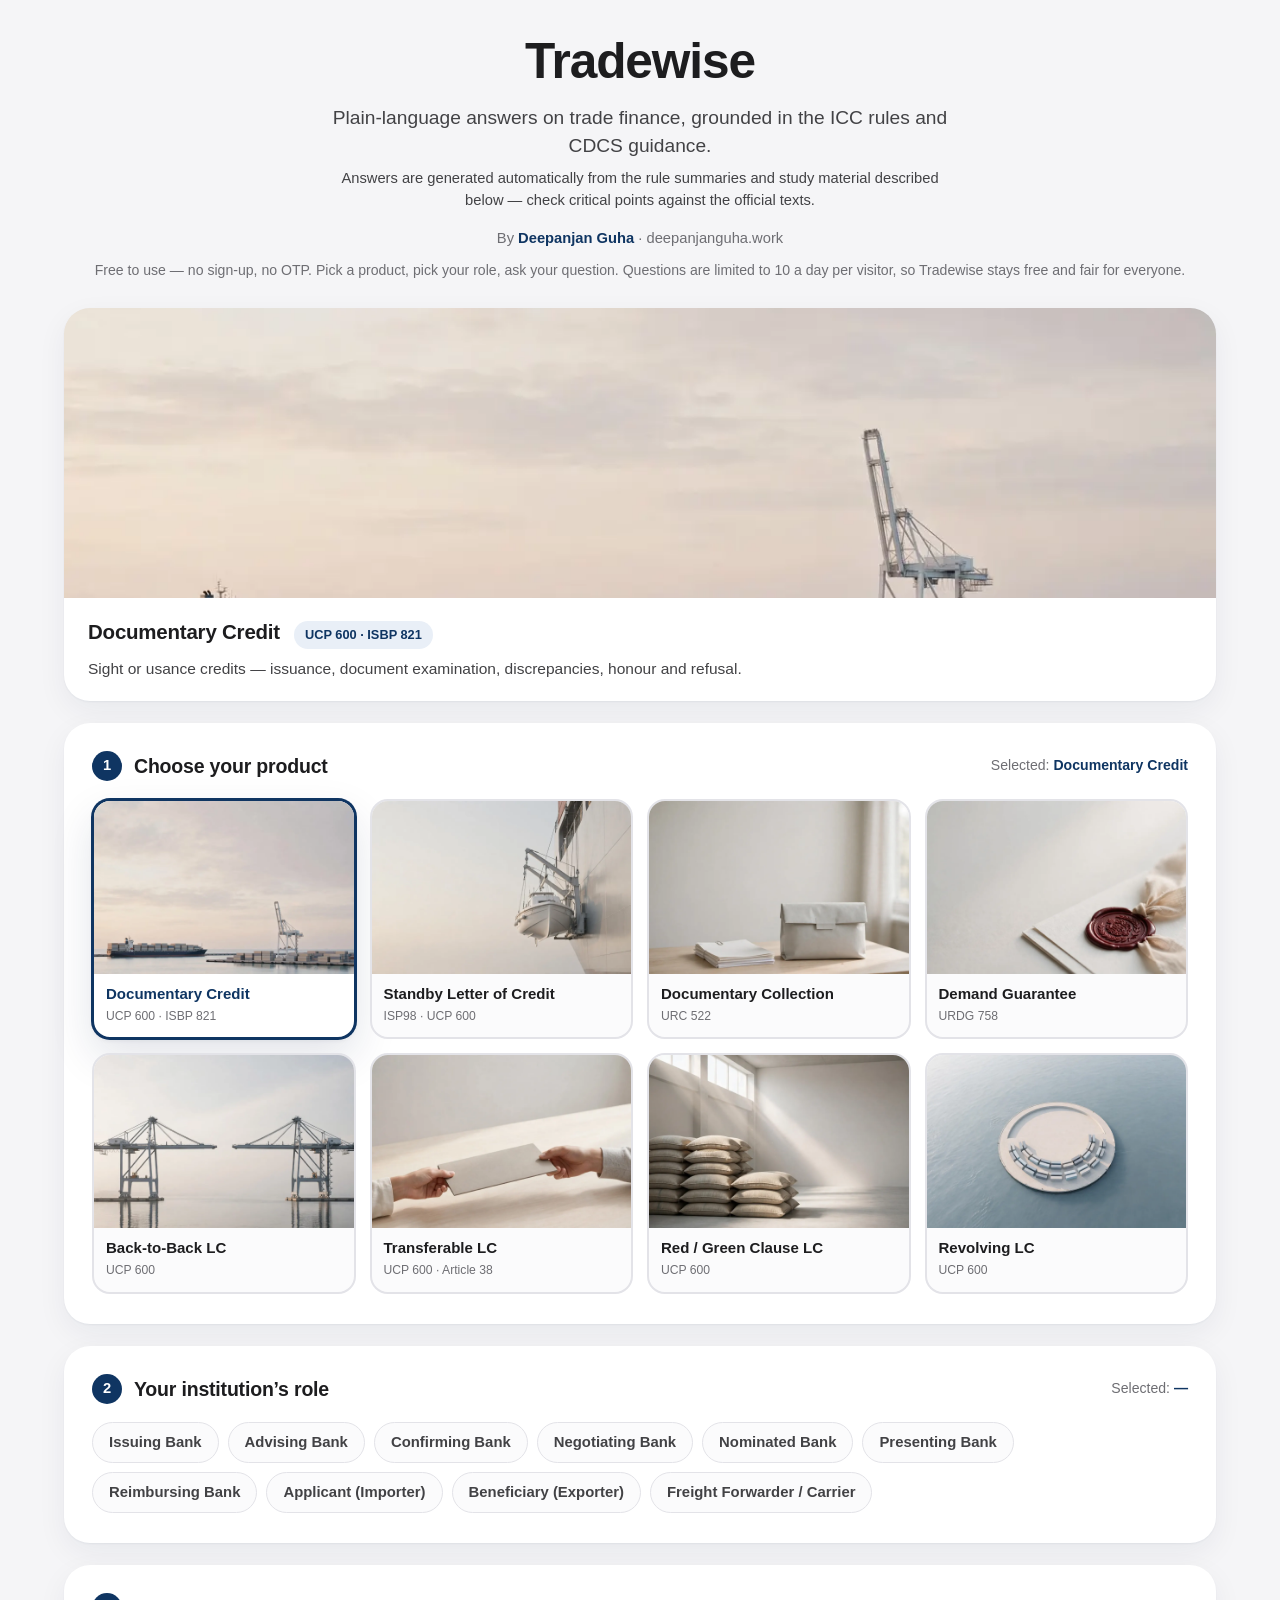
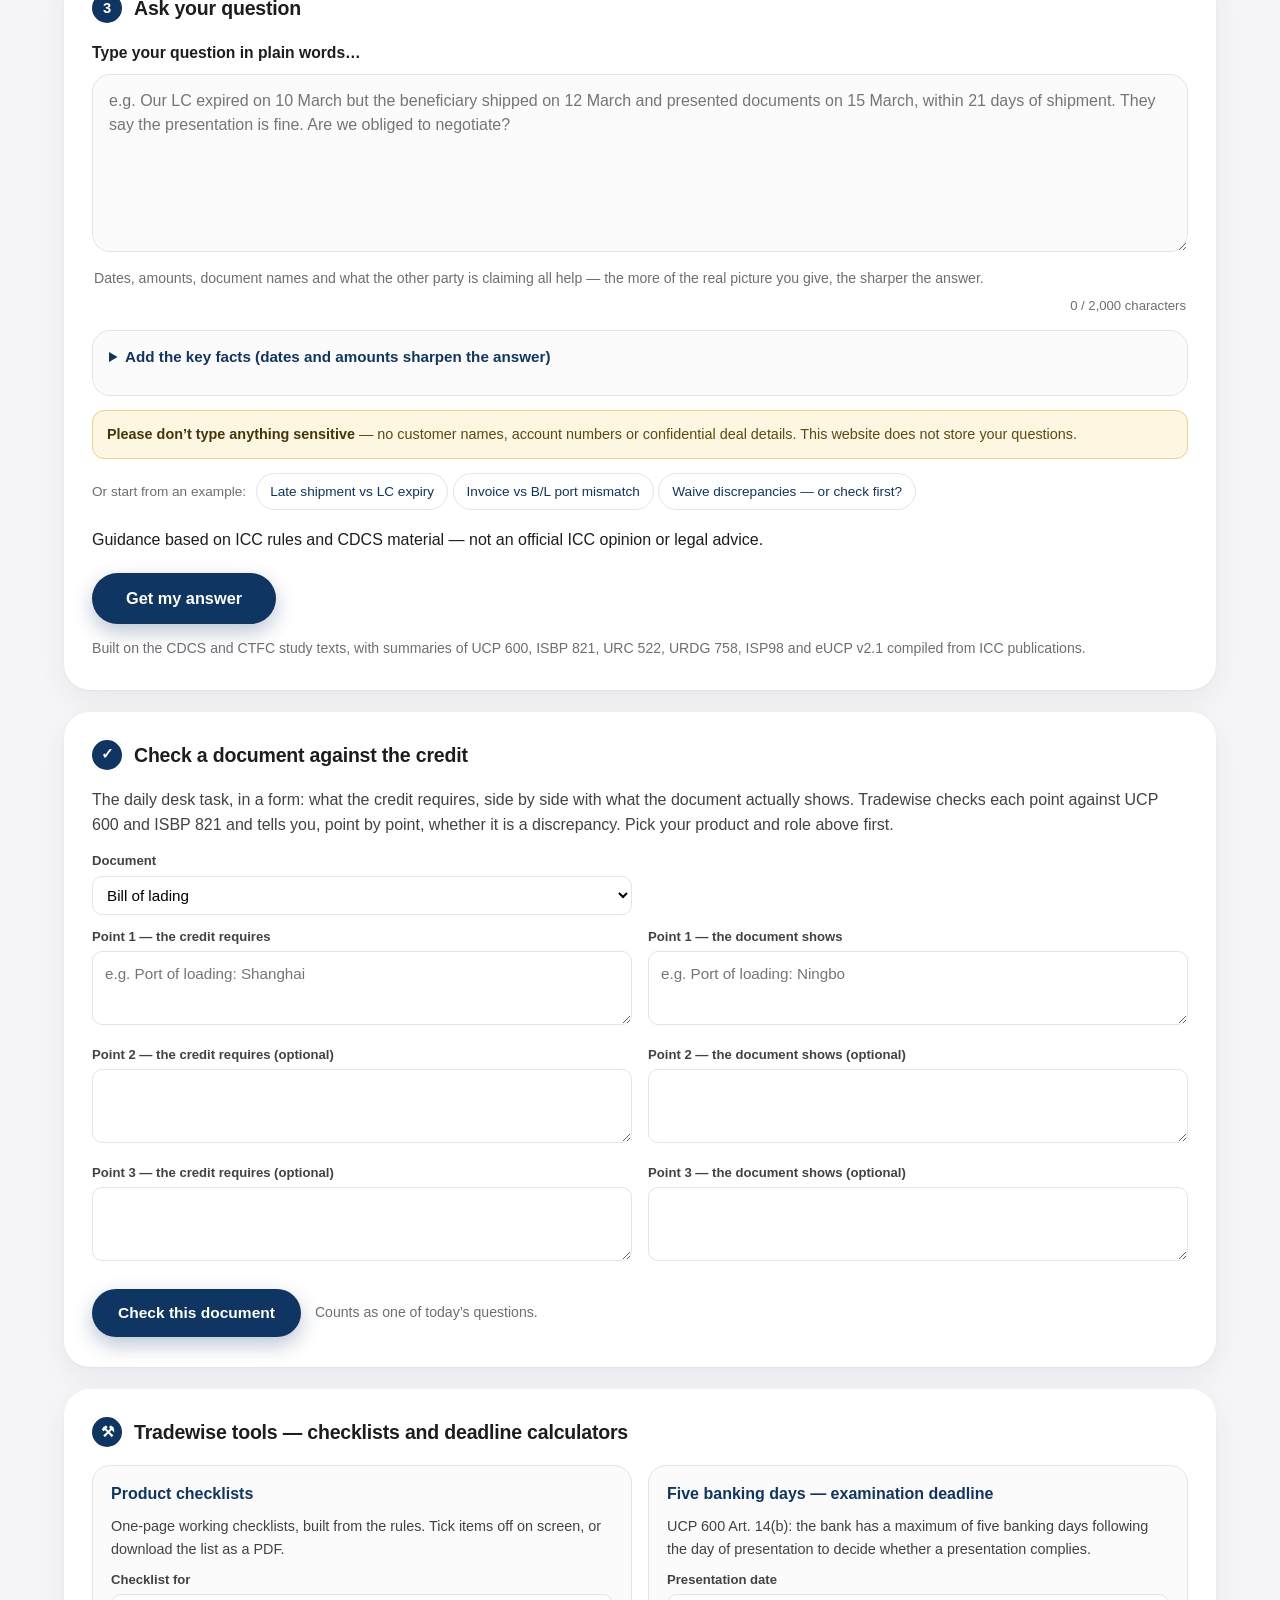
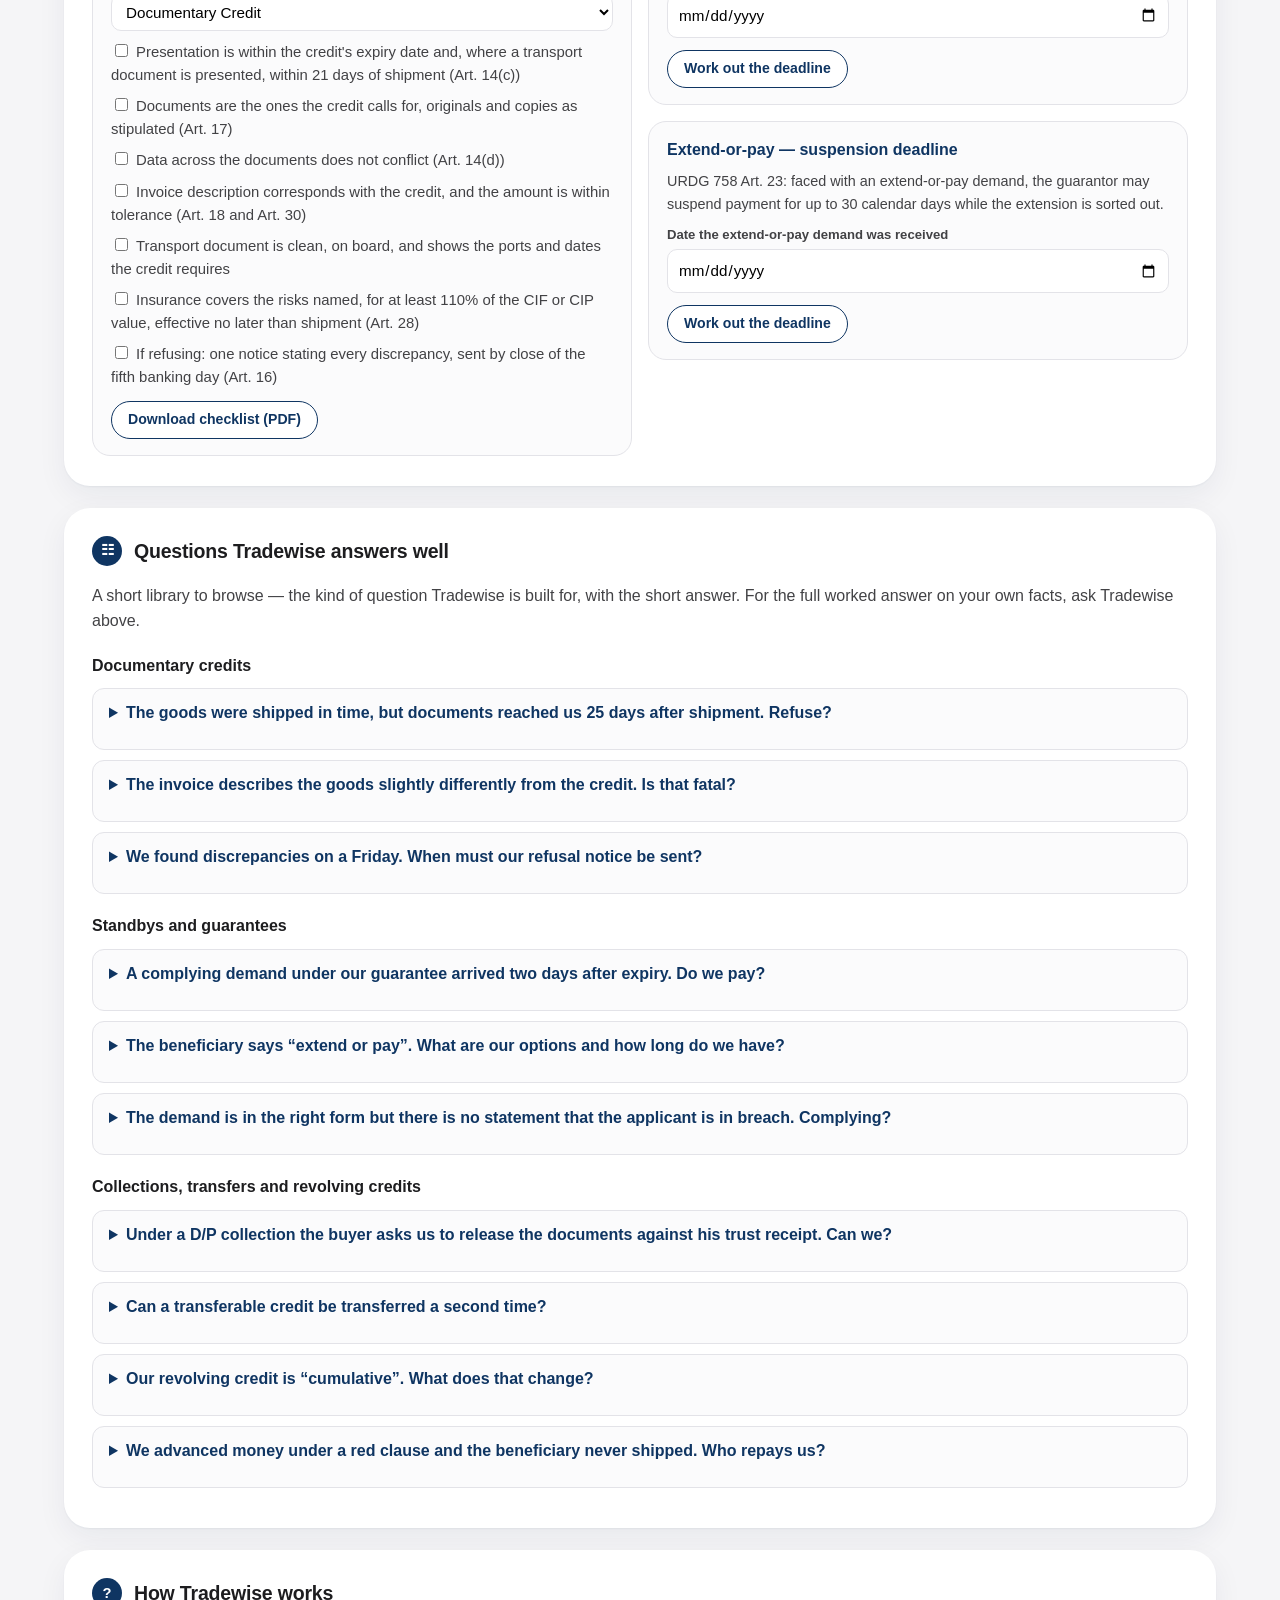
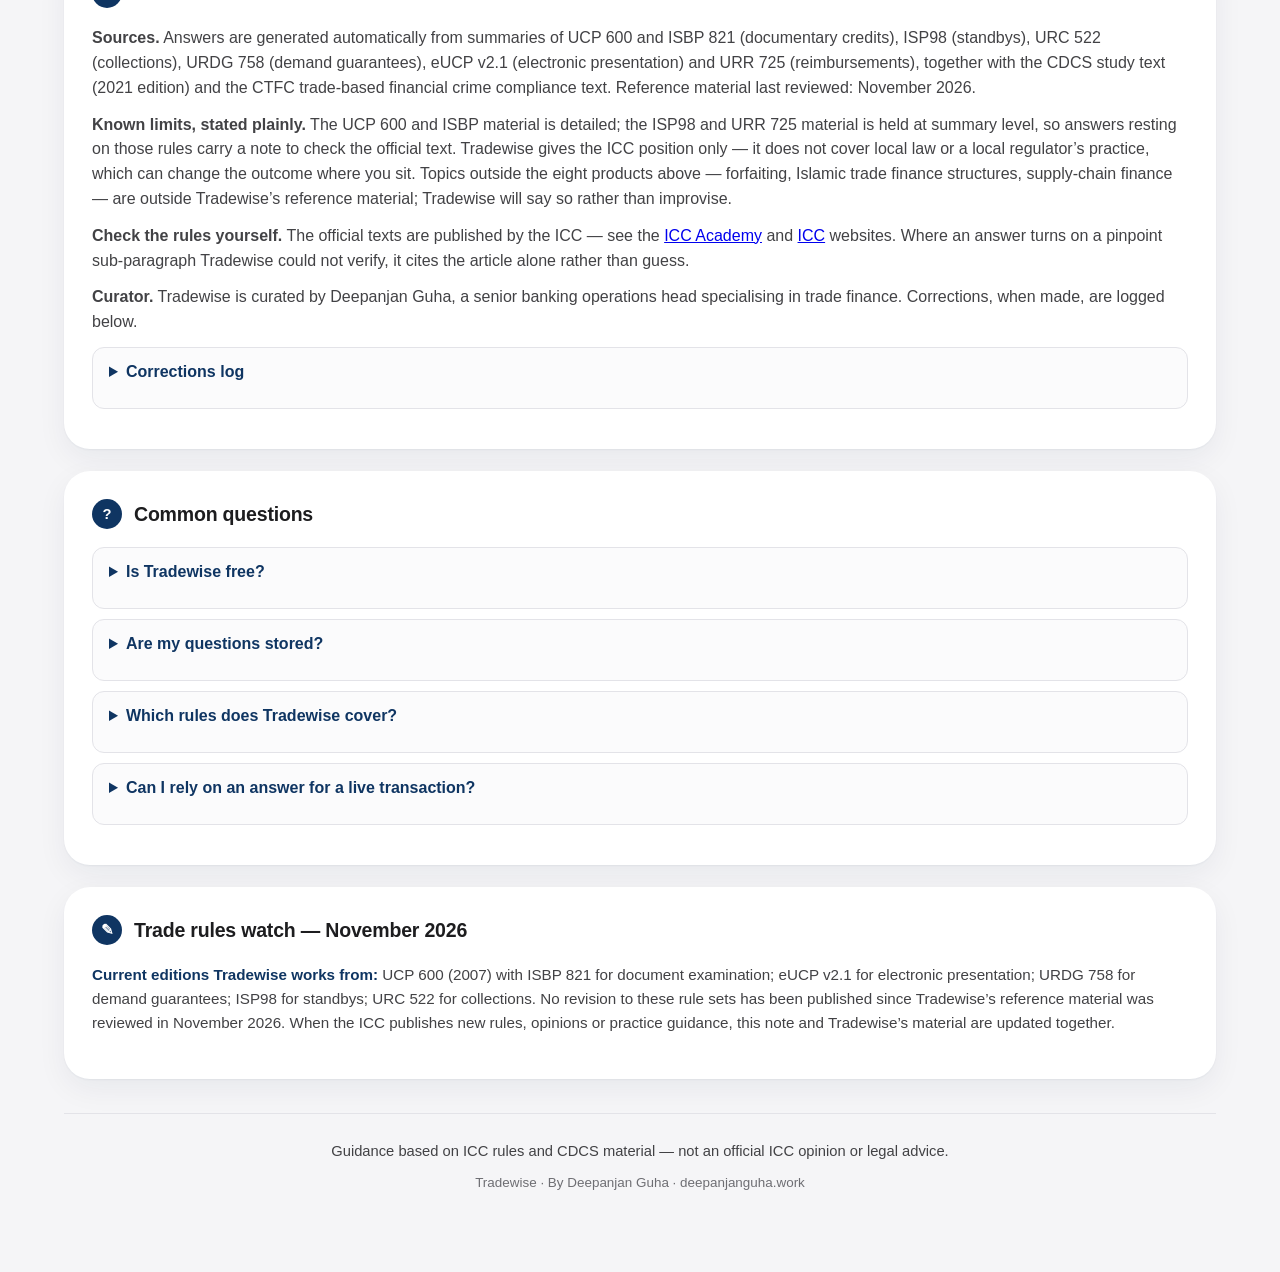
<file: trade-finance-query-desk.html>
<!doctype html>
<html lang="en">
  <head>
    <meta charset="utf-8" />
    <meta name="viewport" content="width=device-width, initial-scale=1, viewport-fit=cover" />
    <meta name="color-scheme" content="light" />
    <link rel="icon" href="data:," />
    <title>Tradewise — Trade Finance Questions, Answered from the ICC Rules</title>
    <meta name="description" content="Plain-language answers to trade finance questions, grounded in UCP 600, ISBP 821 and other ICC rules — with a worked example and a downloadable report for every answer." />
    <link rel="canonical" href="https://deepanjanguha.work/trade-finance-query-desk.html" />
    <meta property="og:type" content="website" />
    <meta property="og:title" content="Tradewise" />
    <meta property="og:description" content="Plain-language answers to trade finance questions, grounded in UCP 600, ISBP 821 and other ICC rules — with a worked example and a downloadable report for every answer." />
    <meta property="og:url" content="https://deepanjanguha.work/trade-finance-query-desk.html" />
    <meta property="og:image" content="https://deepanjanguha.work/tfqd-assets/product-documentary-credit.webp" />
    <meta name="twitter:card" content="summary_large_image" />
    <meta name="twitter:title" content="Tradewise" />
    <meta name="twitter:description" content="Plain-language answers to trade finance questions, grounded in UCP 600, ISBP 821 and other ICC rules — with a worked example and a downloadable report for every answer." />
    <meta name="twitter:image" content="https://deepanjanguha.work/tfqd-assets/product-documentary-credit.webp" />
    <script type="application/ld+json">
    {
      "@context": "https://schema.org",
      "@type": "WebApplication",
      "name": "Tradewise",
      "url": "https://deepanjanguha.work/trade-finance-query-desk.html",
      "applicationCategory": "BusinessApplication",
      "operatingSystem": "Any",
      "offers": { "@type": "Offer", "price": "0", "priceCurrency": "USD" },
      "description": "Plain-language answers to trade finance questions, grounded in UCP 600, ISBP 821 and other ICC rules — with a worked example and a downloadable report for every answer."
    }
    </script>
    <script type="application/ld+json">
    {
      "@context": "https://schema.org",
      "@type": "FAQPage",
      "mainEntity": [
        { "@type": "Question", "name": "Is Tradewise free?", "acceptedAnswer": { "@type": "Answer", "text": "Yes. It is free to use, with no sign-up and no OTP. To keep it free and fair for everyone, questions are limited to 10 a day per visitor." } },
        { "@type": "Question", "name": "Are my questions stored?", "acceptedAnswer": { "@type": "Answer", "text": "No. This website does not store your questions. Please do not type anything sensitive — no customer names, account numbers or confidential deal details." } },
        { "@type": "Question", "name": "Which rules does Tradewise cover?", "acceptedAnswer": { "@type": "Answer", "text": "UCP 600 and ISBP 821 for documentary credits, ISP98 for standbys, URC 522 for collections, URDG 758 for demand guarantees, eUCP v2.1 for electronic presentation, and the CDCS and CTFC study material behind them." } },
        { "@type": "Question", "name": "Can I rely on an answer for a live transaction?", "acceptedAnswer": { "@type": "Answer", "text": "Treat every answer as guidance, not as an official ICC opinion or legal advice. Check critical points against the official rule texts before you act on a live transaction." } }
      ]
    }
    </script>
    <style>
      :root {
        --bg: #f5f5f7;
        --surface: #ffffff;
        --surface-soft: #fbfbfc;
        --ink: #1d1d1f;
        --ink-2: #424245;
        --muted: #6e6e73;
        --line: #e3e3e8;
        --navy: #0f3562;
        --navy-deep: #0a2749;
        --navy-soft: #e9eff7;
        --gold: #b98a2f;
        --danger: #b3261e;
        --danger-bg: #fdf1f0;
        --radius-lg: 26px;
        --radius-md: 18px;
        --radius-sm: 12px;
        --shadow-card: 0 1px 2px rgba(15, 35, 70, 0.05), 0 10px 30px rgba(15, 35, 70, 0.06);
        --shadow-lift: 0 2px 4px rgba(15, 35, 70, 0.06), 0 18px 44px rgba(15, 35, 70, 0.12);
        color-scheme: light;
      }
      * { box-sizing: border-box; }
      html { scroll-behavior: smooth; }
      /* Touch devices: smooth scrolling makes iOS animate every caret-visibility
         scroll while typing in the question box, which feels like typing lag. */
      @media (hover: none) { html { scroll-behavior: auto; } }
      body {
        margin: 0;
        background: var(--bg);
        color: var(--ink);
        font-family: -apple-system, BlinkMacSystemFont, "SF Pro Text", "Segoe UI", Roboto, "Helvetica Neue", Arial, sans-serif;
        -webkit-font-smoothing: antialiased;
        line-height: 1.55;
      }
      button, select, input, textarea { font: inherit; }
      button, [role="button"], select, summary, input:not([type="checkbox"], [type="radio"]), textarea { min-height: 2.25rem; }
      :focus-visible { outline: 3px solid rgba(15, 53, 98, 0.45); outline-offset: 2px; border-radius: 6px; }

      .wrap { max-width: 1200px; margin: 0 auto; padding: 0 24px 72px; }

      /* ---------- Header ---------- */
      header.hero { text-align: center; padding: 34px 16px 16px; }
      .hero h1 {
        margin: 0;
        font-size: clamp(2rem, 5.4vw, 3.1rem);
        font-weight: 700;
        letter-spacing: -0.022em;
        line-height: 1.12;
        color: var(--ink);
      }
      .hero .sub {
        margin: 14px auto 0;
        max-width: 620px;
        font-size: clamp(1.02rem, 2.4vw, 1.2rem);
        color: var(--ink-2);
        line-height: 1.5;
      }
      .hero .byline {
        margin: 16px 0 0;
        font-size: 0.92rem;
        color: var(--muted);
      }
      .hero .byline strong { color: var(--navy); font-weight: 600; }
      .hero .free-line {
        margin: 10px 0 0;
        font-size: 0.88rem;
        color: var(--muted);
      }

      /* ---------- Featured product ---------- */
      .featured {
        background: var(--surface);
        border-radius: var(--radius-lg);
        box-shadow: var(--shadow-card);
        overflow: hidden;
        margin-top: 10px;
      }
      .featured figure { margin: 0; position: relative; background: #ececf0; }
      .featured img {
        display: block;
        width: 100%;
        aspect-ratio: 21 / 9;
        max-height: 290px;
        object-fit: cover;
        object-position: center 68%;
        transition: opacity 0.35s ease;
      }
      .featured img.fading { opacity: 0.25; }
      .featured figcaption {
        display: flex;
        flex-wrap: wrap;
        align-items: baseline;
        gap: 6px 14px;
        padding: 18px 24px 20px;
      }
      .featured .fname { font-size: 1.28rem; font-weight: 700; letter-spacing: -0.01em; }
      .featured .frules {
        font-size: 0.8rem;
        font-weight: 600;
        color: var(--navy);
        background: var(--navy-soft);
        border-radius: 999px;
        padding: 4px 11px;
      }
      .featured .fdesc { flex-basis: 100%; color: var(--ink-2); font-size: 0.97rem; margin: 2px 0 0; }

      /* ---------- Steps ---------- */
      section.step {
        background: var(--surface);
        border-radius: var(--radius-lg);
        box-shadow: var(--shadow-card);
        padding: 28px 28px 30px;
        margin-top: 22px;
      }
      .step-head { display: flex; align-items: center; gap: 12px; margin-bottom: 18px; }
      .step-num {
        flex: none;
        width: 30px; height: 30px;
        border-radius: 50%;
        background: var(--navy);
        color: #fff;
        font-size: 0.92rem;
        font-weight: 700;
        display: flex; align-items: center; justify-content: center;
      }
      .step-head h2 { margin: 0; font-size: 1.22rem; font-weight: 700; letter-spacing: -0.01em; }
      .step-head .chosen { margin-left: auto; font-size: 0.88rem; color: var(--muted); text-align: right; }
      .step-head .chosen strong { color: var(--navy); font-weight: 600; }
      .step-note { font-size: 0.9rem; color: var(--danger); margin: 10px 2px 0; display: none; }
      .step-note.show { display: block; }

      /* Product cards */
      .products {
        display: grid;
        grid-template-columns: repeat(4, 1fr);
        gap: 14px;
      }
      .product-card {
        appearance: none;
        text-align: left;
        background: var(--surface-soft);
        border: 2px solid var(--line);
        border-radius: var(--radius-md);
        padding: 0 0 12px;
        overflow: hidden;
        cursor: pointer;
        transition: border-color 0.15s ease, box-shadow 0.15s ease, transform 0.15s ease;
        display: flex; flex-direction: column;
      }
      .product-card:hover { border-color: #c3cede; box-shadow: var(--shadow-card); }
      .product-card img { width: 100%; aspect-ratio: 3 / 2; object-fit: cover; display: block; }
      .product-card .pname {
        padding: 10px 12px 0;
        font-size: 0.94rem;
        font-weight: 650;
        line-height: 1.3;
        color: var(--ink);
      }
      .product-card .prules { padding: 3px 12px 0; font-size: 0.76rem; color: var(--muted); }
      .product-card[aria-pressed="true"] {
        border-color: var(--navy);
        box-shadow: 0 0 0 1px var(--navy), var(--shadow-lift);
        background: #fff;
      }
      .product-card[aria-pressed="true"] .pname { color: var(--navy); }

      /* Role pills */
      .roles { display: flex; flex-wrap: wrap; gap: 9px; }
      .role-pill {
        appearance: none;
        border: 1.5px solid var(--line);
        background: var(--surface-soft);
        color: var(--ink-2);
        border-radius: 999px;
        padding: 8px 16px;
        font-size: 0.93rem;
        font-weight: 550;
        cursor: pointer;
        transition: all 0.15s ease;
      }
      .role-pill:hover { border-color: #b9c6d8; color: var(--navy); }
      .role-pill[aria-pressed="true"] {
        background: var(--navy);
        border-color: var(--navy);
        color: #fff;
        box-shadow: 0 6px 16px rgba(15, 53, 98, 0.25);
      }

      /* Query box */
      .query-box label { display: block; font-weight: 600; font-size: 0.98rem; margin-bottom: 8px; }
      .query-box textarea {
        width: 100%;
        min-height: 150px;
        resize: vertical;
        border: 1.5px solid var(--line);
        border-radius: var(--radius-md);
        padding: 14px 16px;
        font-size: 1rem;
        line-height: 1.55;
        background: var(--surface-soft);
        color: var(--ink);
      }
      .query-box textarea:focus { outline: none; border-color: var(--navy); background: #fff; box-shadow: 0 0 0 3px rgba(15, 53, 98, 0.15); }
      .query-hint { font-size: 0.88rem; color: var(--muted); margin: 8px 2px 0; }
      .examples { display: flex; flex-wrap: wrap; gap: 8px; margin-top: 14px; align-items: center; }
      .examples .ex-label { font-size: 0.85rem; color: var(--muted); margin-right: 2px; }
      .example-chip {
        appearance: none;
        border: 1px solid var(--line);
        background: #fff;
        color: var(--navy);
        border-radius: 999px;
        padding: 7px 13px;
        font-size: 0.85rem;
        cursor: pointer;
        text-align: left;
      }
      .example-chip:hover { border-color: var(--navy); background: var(--navy-soft); }
      .submit-row { display: flex; flex-wrap: wrap; align-items: center; gap: 14px; margin-top: 20px; }
      .btn-primary {
        appearance: none;
        border: none;
        background: var(--navy);
        color: #fff;
        font-size: 1.02rem;
        font-weight: 650;
        border-radius: 999px;
        padding: 13px 34px;
        cursor: pointer;
        box-shadow: 0 8px 20px rgba(15, 53, 98, 0.28);
        transition: background 0.15s ease, transform 0.15s ease;
        min-height: 3rem;
      }
      .btn-primary:hover:not(:disabled) { background: var(--navy-deep); }
      .btn-primary:disabled { opacity: 0.55; cursor: wait; box-shadow: none; }
      .submit-meta { font-size: 0.88rem; color: var(--muted); }

      /* ---------- Answer ---------- */
      #answerSection { display: none; }
      #answerSection.show { display: block; }
      .answer-context {
        display: flex; flex-wrap: wrap; gap: 8px; margin-bottom: 16px;
      }
      .ctx-tag {
        font-size: 0.83rem; font-weight: 600;
        background: var(--navy-soft); color: var(--navy);
        border-radius: 999px; padding: 5px 12px;
      }
      .ctx-tag.role { background: #f4ecd9; color: #7a5c14; }
      .answer-question {
        font-size: 0.97rem; color: var(--ink-2);
        background: var(--surface-soft);
        border: 1px solid var(--line);
        border-radius: var(--radius-sm);
        padding: 12px 16px;
        margin: 0 0 20px;
        white-space: pre-wrap;
      }
      .answer-question .q-label { display: block; font-size: 0.78rem; font-weight: 700; letter-spacing: 0.04em; text-transform: uppercase; color: var(--muted); margin-bottom: 4px; }

      .answer-body { font-size: 1rem; color: var(--ink-2); }
      .answer-body h2 {
        font-size: 1.16rem; font-weight: 700; color: var(--navy);
        letter-spacing: -0.01em;
        margin: 26px 0 8px;
        padding-bottom: 6px;
        border-bottom: 1px solid var(--line);
      }
      .answer-body h2:first-child { margin-top: 2px; }
      .answer-body h3 { font-size: 1.02rem; font-weight: 700; color: var(--ink); margin: 18px 0 6px; }
      .answer-body p { margin: 0 0 12px; }
      .answer-body ul, .answer-body ol { margin: 0 0 14px; padding-left: 22px; }
      .answer-body li { margin-bottom: 5px; }
      .answer-body strong { color: var(--ink); }
      .answer-body code {
        font-family: ui-monospace, "SF Mono", Menlo, Consolas, monospace;
        font-size: 0.88em;
        background: var(--navy-soft);
        border-radius: 5px;
        padding: 1px 5px;
      }
      .answer-body blockquote {
        margin: 0 0 14px; padding: 10px 16px;
        background: var(--surface-soft);
        border-radius: var(--radius-sm);
        color: var(--ink-2);
      }

      .loading { text-align: center; padding: 34px 10px 26px; }
      .loading .dots { display: inline-flex; gap: 7px; margin-bottom: 14px; }
      .loading .dots span {
        width: 10px; height: 10px; border-radius: 50%;
        background: var(--navy);
        animation: pulse 1.2s ease-in-out infinite;
      }
      .loading .dots span:nth-child(2) { animation-delay: 0.18s; }
      .loading .dots span:nth-child(3) { animation-delay: 0.36s; }
      @keyframes pulse { 0%, 100% { opacity: 0.25; transform: scale(0.85); } 50% { opacity: 1; transform: scale(1.1); } }
      .loading p { margin: 0; color: var(--ink-2); font-size: 1rem; }
      .loading .load-sub { font-size: 0.88rem; color: var(--muted); margin-top: 5px; }

      .engine-note {
        background: var(--danger-bg);
        border-radius: var(--radius-md);
        padding: 18px 20px;
        color: #6d1a15;
        font-size: 0.97rem;
      }
      .engine-note strong { display: block; font-size: 1.02rem; margin-bottom: 4px; color: var(--danger); }
      .engine-note p { margin: 0; }

      .answer-actions { display: flex; flex-wrap: wrap; gap: 12px; align-items: center; margin-top: 22px; }
      .btn-secondary {
        appearance: none;
        border: 1.5px solid var(--navy);
        background: #fff;
        color: var(--navy);
        font-weight: 650;
        font-size: 0.97rem;
        border-radius: 999px;
        padding: 11px 24px;
        cursor: pointer;
        min-height: 2.9rem;
      }
      .btn-secondary:hover { background: var(--navy-soft); }
      .btn-ghost {
        appearance: none; border: none; background: none;
        color: var(--muted); font-size: 0.93rem; cursor: pointer; padding: 10px 8px;
        text-decoration: underline; text-underline-offset: 3px;
      }
      .not-saved { font-size: 0.88rem; color: var(--muted); margin: 16px 2px 0; }
      .privacy-note {
        background: #fdf6e0; border: 1px solid #e8d48a; border-radius: 12px;
        padding: 12px 14px; font-size: 0.9rem; line-height: 1.55; color: #5c4a12; margin: 14px 0 4px;
      }
      .privacy-note strong { color: #43360a; }

      /* ---------- Footer ---------- */
      footer.site {
        margin-top: 34px;
        text-align: center;
        padding: 26px 18px 6px;
        border-top: 1px solid var(--line);
      }
      footer.site .disclaimer { font-size: 0.92rem; color: var(--ink-2); margin: 0 auto; max-width: 640px; }
      footer.site .foot-note { font-size: 0.84rem; color: var(--muted); margin: 10px 0 0; }

      /* ---------- Report view ---------- */
      #reportView { display: none; }
      body.report-open .app-view { display: none; }
      body.report-open #reportView { display: block; }
      .report-toolbar {
        display: flex; flex-wrap: wrap; gap: 12px; align-items: center;
        max-width: 820px; margin: 34px auto 18px; padding: 0 20px;
      }
      .report-sheet {
        max-width: 820px; margin: 0 auto 60px; padding: 0 20px;
      }
      .report-paper {
        background: #fff;
        border-radius: 8px;
        box-shadow: var(--shadow-card);
        padding: 48px 52px;
      }
      .report-paper h1 { font-size: 1.55rem; margin: 0 0 4px; letter-spacing: -0.015em; }
      .report-paper .r-sub { color: var(--muted); font-size: 0.92rem; margin: 0 0 26px; }
      .report-paper .r-meta { width: 100%; border-collapse: collapse; margin-bottom: 24px; font-size: 0.95rem; }
      .report-paper .r-meta th {
        text-align: left; font-weight: 600; color: var(--muted);
        padding: 7px 14px 7px 0; width: 130px; vertical-align: top;
      }
      .report-paper .r-meta td { padding: 7px 0; color: var(--ink); border-bottom: 1px solid var(--line); }
      .report-paper .r-question { white-space: pre-wrap; }
      .report-paper h2.r-head { font-size: 1.05rem; color: var(--navy); margin: 24px 0 8px; }
      .report-paper .r-disclaimer {
        margin-top: 34px; padding-top: 16px; border-top: 1px solid var(--line);
        font-size: 0.86rem; color: var(--muted);
      }

      @media (max-width: 760px) {
        .products { grid-template-columns: repeat(2, 1fr); }
        section.step { padding: 22px 18px 24px; }
        .step-head { flex-wrap: wrap; }
        .step-head .chosen { margin-left: 0; flex-basis: 100%; text-align: left; font-size: 0.82rem; }
        header.hero { padding-top: 40px; }
        .report-paper { padding: 30px 22px; }
      }
      @media (prefers-reduced-motion: reduce) {
        html { scroll-behavior: auto; }
        .loading .dots span { animation: none; opacity: 0.7; }
        .featured img { transition: none; }
      }
      /* ---------- Added components (review fixes, Nov 2026) ---------- */
      .char-count { font-size: 0.82rem; color: var(--muted); margin: 6px 2px 0; text-align: right; }
      .char-count.over { color: var(--danger); font-weight: 600; }
      .facts-box { border: 1px solid var(--line); border-radius: var(--radius-md); padding: 14px 16px; margin-top: 14px; background: var(--surface-soft); }
      .facts-box summary { cursor: pointer; font-weight: 600; color: var(--navy); font-size: 0.95rem; }
      .facts-grid { display: grid; grid-template-columns: repeat(2, 1fr); gap: 10px 14px; margin-top: 12px; }
      .fact-field label { display: block; font-size: 0.82rem; font-weight: 600; color: var(--ink-2); margin-bottom: 4px; }
      .fact-field input { width: 100%; border: 1.5px solid var(--line); border-radius: 10px; padding: 8px 10px; background: #fff; font-size: 0.95rem; }
      .facts-actions { margin-top: 12px; display: flex; gap: 10px; align-items: center; flex-wrap: wrap; }
      .btn-small { appearance: none; border: 1.5px solid var(--navy); background: #fff; color: var(--navy); font-weight: 600; font-size: 0.88rem; border-radius: 999px; padding: 7px 16px; cursor: pointer; }
      .btn-small:hover { background: var(--navy-soft); }
      .engine-note.warn { background: #fdf6e0; color: #5c4a12; }
      .engine-note.warn strong { color: #7a5c14; }
      .retry-row { margin-top: 12px; }
      .followup-box { margin-top: 24px; border-top: 1px solid var(--line); padding-top: 18px; }
      .followup-box label { display: block; font-weight: 600; font-size: 0.95rem; margin-bottom: 8px; }
      .followup-box textarea { width: 100%; min-height: 84px; resize: vertical; border: 1.5px solid var(--line); border-radius: var(--radius-md); padding: 12px 14px; font-size: 1rem; background: var(--surface-soft); }
      .followup-box textarea:focus { outline: none; border-color: var(--navy); background: #fff; box-shadow: 0 0 0 3px rgba(15, 53, 98, 0.15); }
      .thread { margin-top: 20px; }
      .thread details, .library details, .faq-list details, .how-panel details { border: 1px solid var(--line); border-radius: var(--radius-sm); padding: 12px 16px; margin-bottom: 10px; background: var(--surface-soft); }
      .thread summary, .library summary, .faq-list summary, .how-panel summary { cursor: pointer; font-weight: 600; color: var(--navy); }
      .library .lib-a, .faq-list .faq-a { margin: 10px 0 2px; color: var(--ink-2); font-size: 0.95rem; }
      .library h3.lib-group { font-size: 1rem; color: var(--ink); margin: 20px 0 10px; }
      .tool-grid { display: grid; grid-template-columns: repeat(2, 1fr); gap: 16px; }
      .tool-card { border: 1px solid var(--line); border-radius: var(--radius-md); padding: 16px 18px; background: var(--surface-soft); }
      .tool-card h3 { margin: 0 0 8px; font-size: 1rem; color: var(--navy); }
      .tool-card p { font-size: 0.9rem; color: var(--ink-2); margin: 0 0 10px; }
      .tool-card label { display: block; font-size: 0.82rem; font-weight: 600; color: var(--ink-2); margin: 8px 0 4px; }
      .tool-card input[type="date"], .tool-card select { width: 100%; border: 1.5px solid var(--line); border-radius: 10px; padding: 8px 10px; background: #fff; font-size: 0.95rem; }
      .calc-out { font-size: 0.95rem; color: var(--ink); background: #fff; border: 1px solid var(--line); border-radius: 10px; padding: 10px 12px; margin-top: 12px; display: none; }
      .calc-out.show { display: block; }
      .calc-out strong { color: var(--navy); }
      .checklist-items { list-style: none; margin: 10px 0 0; padding: 0; }
      .checklist-items li { margin-bottom: 8px; font-size: 0.93rem; color: var(--ink-2); }
      .checklist-items input { margin-right: 8px; }
      .dc-grid { display: grid; grid-template-columns: 1fr 1fr; gap: 12px 16px; }
      .dc-grid label { display: block; font-size: 0.82rem; font-weight: 600; color: var(--ink-2); margin-bottom: 4px; }
      .dc-grid textarea { width: 100%; min-height: 74px; border: 1.5px solid var(--line); border-radius: 10px; padding: 10px 12px; background: #fff; font-size: 0.95rem; resize: vertical; }
      .watch-note { font-size: 0.95rem; color: var(--ink-2); }
      .watch-note strong { color: var(--navy); }
      .flag-line { font-size: 0.88rem; color: var(--muted); margin: 14px 2px 0; }
      @media (max-width: 760px) {
        .facts-grid, .tool-grid, .dc-grid { grid-template-columns: 1fr; }
      }
      @media print {
        body { background: #fff; }
        .app-view, .report-toolbar { display: none !important; }
        #reportView { display: block !important; }
        .report-sheet { margin: 0; padding: 0; max-width: none; }
        .report-paper { box-shadow: none; border-radius: 0; padding: 10mm 4mm; }
      }
    </style>
  </head>
  <body>
    <div class="app-view">
      <div class="wrap">
        <header class="hero">
          <h1>Tradewise</h1>
          <p class="sub">Plain-language answers on trade finance, grounded in the ICC rules and CDCS guidance.</p>
          <p class="sub" style="font-size:0.92rem;margin-top:6px">Answers are generated automatically from the rule summaries and study material described below — check critical points against the official texts.</p>
          <p class="byline">By <strong>Deepanjan Guha</strong> · deepanjanguha.work</p>
          <p class="free-line">Free to use — no sign-up, no OTP. Pick a product, pick your role, ask your question. Questions are limited to 10 a day per visitor, so Tradewise stays free and fair for everyone.</p>
        </header>

        <div class="featured" aria-live="polite">
          <figure>
            <img id="featuredImg" src="tfqd-assets/product-documentary-credit.webp" alt="Container ship at a quiet port — the world of the documentary credit" />
          </figure>
          <figcaption>
            <span class="fname" id="featuredName">Documentary Credit</span>
            <span class="frules" id="featuredRules">UCP 600 · ISBP 821</span>
            <p class="fdesc" id="featuredDesc">Sight or usance credits — issuance, document examination, discrepancies, honour and refusal.</p>
          </figcaption>
        </div>

        <section class="step" aria-labelledby="step1Title">
          <div class="step-head">
            <span class="step-num" aria-hidden="true">1</span>
            <h2 id="step1Title">Choose your product</h2>
            <span class="chosen">Selected: <strong id="chosenProduct">Documentary Credit</strong></span>
          </div>
          <div class="products" id="productGrid" role="group" aria-label="Trade finance products"></div>
        </section>

        <section class="step" aria-labelledby="step2Title">
          <div class="step-head">
            <span class="step-num" aria-hidden="true">2</span>
            <h2 id="step2Title">Your institution&rsquo;s role</h2>
            <span class="chosen">Selected: <strong id="chosenRole">—</strong></span>
          </div>
          <div class="roles" id="roleList" role="group" aria-label="Your institution's role"></div>
          <p class="step-note" id="roleNote">Please pick your institution&rsquo;s role — the answer is framed from where you sit in the transaction.</p>
        </section>

        <section class="step query-box" aria-labelledby="step3Title">
          <div class="step-head">
            <span class="step-num" aria-hidden="true">3</span>
            <h2 id="step3Title">Ask your question</h2>
          </div>
          <label for="queryInput">Type your question in plain words&hellip;</label>
          <textarea id="queryInput" rows="6" maxlength="2000" placeholder="e.g. Our LC expired on 10 March but the beneficiary shipped on 12 March and presented documents on 15 March, within 21 days of shipment. They say the presentation is fine. Are we obliged to negotiate?"></textarea>
          <p class="query-hint">Dates, amounts, document names and what the other party is claiming all help — the more of the real picture you give, the sharper the answer.</p>
          <p class="char-count" id="charCount">0 / 2,000 characters</p>
          <details class="facts-box" id="factsBox">
            <summary>Add the key facts (dates and amounts sharpen the answer)</summary>
            <div class="facts-grid">
              <div class="fact-field"><label for="factAmount">Amount and currency</label><input id="factAmount" type="text" placeholder="e.g. USD 250,000" /></div>
              <div class="fact-field"><label for="factDoc">Main document involved</label><input id="factDoc" type="text" placeholder="e.g. Bill of lading" /></div>
              <div class="fact-field"><label for="factExpiry">Credit / guarantee expiry date</label><input id="factExpiry" type="date" /></div>
              <div class="fact-field"><label for="factShip">Latest shipment date</label><input id="factShip" type="date" /></div>
              <div class="fact-field"><label for="factPresented">Presentation date</label><input id="factPresented" type="date" /></div>
              <div class="fact-field"><label for="factClaim">What the other party is claiming</label><input id="factClaim" type="text" placeholder="e.g. Says the presentation complies" /></div>
            </div>
            <div class="facts-actions">
              <button type="button" class="btn-small" id="factsInsertBtn">Insert these facts into my question</button>
              <span class="submit-meta">They are added as one short line at the end of your question.</span>
            </div>
          </details>
          <p class="privacy-note"><strong>Please don&rsquo;t type anything sensitive</strong> — no customer names, account numbers or confidential deal details. This website does not store your questions.</p>
          <div class="examples">
            <span class="ex-label">Or start from an example:</span>
            <span id="exampleChips"></span>
          </div>
          <p class="step-note" id="queryNote">Please type your question first — a sentence or two about the situation is enough.</p>
          <p class="disclaimer" style="margin:18px 0 0">Guidance based on ICC rules and CDCS material — not an official ICC opinion or legal advice.</p>
          <div class="submit-row">
            <button type="button" class="btn-primary" id="submitBtn">Get my answer</button>
            <span class="submit-meta">Built on the CDCS and CTFC study texts, with summaries of UCP 600, ISBP 821, URC 522, URDG 758, ISP98 and eUCP v2.1 compiled from ICC publications. <span id="visitCount"></span></span>
          </div>
        </section>

        <section class="step" id="answerSection" aria-labelledby="answerTitle">
          <div class="step-head">
            <span class="step-num" aria-hidden="true">&#10003;</span>
            <h2 id="answerTitle">Your answer</h2>
          </div>
          <div id="answerContent" aria-live="polite" aria-atomic="false"></div>
          <div class="answer-actions" id="answerActions" style="display:none">
            <button type="button" class="btn-secondary" id="downloadBtn">Download report (PDF)</button>
            <button type="button" class="btn-secondary" id="copyBtn">Copy answer</button>
            <button type="button" class="btn-secondary" id="shareBtn">Share</button>
            <button type="button" class="btn-secondary" id="translateBtn">Translate to Hindi</button>
            <button type="button" class="btn-secondary" id="translateBnBtn">Translate to Bangla</button>
            <button type="button" class="btn-secondary" id="translateUrBtn">Translate to Urdu</button>
            <button type="button" class="btn-ghost" id="newQuestionBtn">Ask another question</button>
          </div>
          <p class="not-saved" id="pdfLangNote" style="display:none">The PDF report is always in English — the report writer cannot print Hindi, Bangla or Urdu script yet. Use <strong>Copy answer</strong> to take the translated text with you.</p>
          <div class="followup-box" id="followupBox" style="display:none">
            <label for="followupInput">Follow up on this answer</label>
            <textarea id="followupInput" rows="3" maxlength="2000" placeholder="e.g. The bill of lading was also claused — does that change anything?"></textarea>
            <div class="submit-row" style="margin-top:12px">
              <button type="button" class="btn-primary" id="followupBtn" style="padding:11px 26px;font-size:0.97rem">Ask follow-up</button>
              <span class="submit-meta">Your follow-up is sent together with the earlier question, so the answer builds on it. It counts as one of today&rsquo;s questions.</span>
            </div>
          </div>
          <div class="thread" id="threadBox" style="display:none"></div>
          <p class="flag-line" id="flagLine" style="display:none">Spotted something that looks wrong? Answers are generated from the rule summaries described below — for anything critical, check the point against the official text.</p>
          <p class="not-saved" id="notSavedLine" style="display:none">This website does not store your questions.</p>
        </section>

        <section class="step" aria-labelledby="dcTitle">
          <div class="step-head">
            <span class="step-num" aria-hidden="true">&#10003;</span>
            <h2 id="dcTitle">Check a document against the credit</h2>
          </div>
          <p style="margin:0 0 14px;color:var(--ink-2)">The daily desk task, in a form: what the credit requires, side by side with what the document actually shows. Tradewise checks each point against UCP 600 and ISBP 821 and tells you, point by point, whether it is a discrepancy. Pick your product and role above first.</p>
          <div class="dc-grid">
            <div>
              <label for="dcDoc">Document</label>
              <select id="dcDoc" style="width:100%;border:1.5px solid var(--line);border-radius:10px;padding:9px 10px;background:#fff;font-size:0.95rem">
                <option>Bill of lading</option>
                <option>Commercial invoice</option>
                <option>Insurance document</option>
                <option>Certificate of origin</option>
                <option>Packing list</option>
                <option>Bill of exchange / draft</option>
                <option>Other document</option>
              </select>
            </div>
            <div></div>
            <div><label for="dcReq1">Point 1 — the credit requires</label><textarea id="dcReq1" placeholder="e.g. Port of loading: Shanghai"></textarea></div>
            <div><label for="dcGot1">Point 1 — the document shows</label><textarea id="dcGot1" placeholder="e.g. Port of loading: Ningbo"></textarea></div>
            <div><label for="dcReq2">Point 2 — the credit requires (optional)</label><textarea id="dcReq2"></textarea></div>
            <div><label for="dcGot2">Point 2 — the document shows (optional)</label><textarea id="dcGot2"></textarea></div>
            <div><label for="dcReq3">Point 3 — the credit requires (optional)</label><textarea id="dcReq3"></textarea></div>
            <div><label for="dcGot3">Point 3 — the document shows (optional)</label><textarea id="dcGot3"></textarea></div>
          </div>
          <p class="step-note" id="dcNote">Add at least one pair — what the credit requires, and what the document shows.</p>
          <div class="submit-row">
            <button type="button" class="btn-primary" id="dcBtn" style="padding:11px 26px;font-size:0.97rem">Check this document</button>
            <span class="submit-meta">Counts as one of today&rsquo;s questions.</span>
          </div>
        </section>

        <section class="step" aria-labelledby="toolsTitle">
          <div class="step-head">
            <span class="step-num" aria-hidden="true">&#9874;</span>
            <h2 id="toolsTitle">Tradewise tools — checklists and deadline calculators</h2>
          </div>
          <div class="tool-grid">
            <div class="tool-card">
              <h3>Product checklists</h3>
              <p>One-page working checklists, built from the rules. Tick items off on screen, or download the list as a PDF.</p>
              <label for="checklistSelect">Checklist for</label>
              <select id="checklistSelect"></select>
              <ul class="checklist-items" id="checklistItems"></ul>
              <div class="facts-actions"><button type="button" class="btn-small" id="checklistPdfBtn">Download checklist (PDF)</button></div>
            </div>
            <div>
              <div class="tool-card" style="margin-bottom:16px">
                <h3>Five banking days — examination deadline</h3>
                <p>UCP 600 Art. 14(b): the bank has a maximum of five banking days following the day of presentation to decide whether a presentation complies.</p>
                <label for="calc5Date">Presentation date</label>
                <input type="date" id="calc5Date" />
                <div class="facts-actions"><button type="button" class="btn-small" id="calc5Btn">Work out the deadline</button></div>
                <p class="calc-out" id="calc5Out"></p>
              </div>
              <div class="tool-card">
                <h3>Extend-or-pay — suspension deadline</h3>
                <p>URDG 758 Art. 23: faced with an extend-or-pay demand, the guarantor may suspend payment for up to 30 calendar days while the extension is sorted out.</p>
                <label for="calcEopDate">Date the extend-or-pay demand was received</label>
                <input type="date" id="calcEopDate" />
                <div class="facts-actions"><button type="button" class="btn-small" id="calcEopBtn">Work out the deadline</button></div>
                <p class="calc-out" id="calcEopOut"></p>
              </div>
            </div>
          </div>
        </section>

        <section class="step library" aria-labelledby="libTitle">
          <div class="step-head">
            <span class="step-num" aria-hidden="true">&#9783;</span>
            <h2 id="libTitle">Questions Tradewise answers well</h2>
          </div>
          <p style="margin:0;color:var(--ink-2)">A short library to browse — the kind of question Tradewise is built for, with the short answer. For the full worked answer on your own facts, ask Tradewise above.</p>
          <h3 class="lib-group">Documentary credits</h3>
          <details><summary>The goods were shipped in time, but documents reached us 25 days after shipment. Refuse?</summary><p class="lib-a">Yes — a presentation that includes an original transport document must be made no later than 21 calendar days after the date of shipment, and in any event by the expiry date (UCP 600 Art. 14(c)). Day 25 is late presentation, even though shipment itself was timely. Refuse under Art. 16, or seek the applicant&rsquo;s waiver — the choice is the bank&rsquo;s, not the applicant&rsquo;s to impose.</p></details>
          <details><summary>The invoice describes the goods slightly differently from the credit. Is that fatal?</summary><p class="lib-a">On the invoice, yes, it can be: the description of the goods in the commercial invoice must correspond with the description in the credit (Art. 18(c)). Other documents may show the goods in general terms not conflicting with the credit (Art. 14(e)). Same word order is not required — but a different product, grade or specification on the invoice is a discrepancy.</p></details>
          <details><summary>We found discrepancies on a Friday. When must our refusal notice be sent?</summary><p class="lib-a">By close of business on the fifth banking day following the day of presentation (Art. 14(b) and Art. 16(d)). One single notice, stating every discrepancy and how the documents are being held (Art. 16(c)). Miss the deadline or the content, and the bank is precluded from claiming the documents are discrepant (Art. 16(f)) — it must honour.</p></details>
          <h3 class="lib-group">Standbys and guarantees</h3>
          <details><summary>A complying demand under our guarantee arrived two days after expiry. Do we pay?</summary><p class="lib-a">No. Under URDG 758 a demand must be presented at the place of issue on or before expiry (Art. 14 and Art. 25); a demand after expiry is not a complying demand, however genuine the underlying default. The guarantee has expired — the beneficiary&rsquo;s remedy lies against the applicant, not the guarantor.</p></details>
          <details><summary>The beneficiary says &ldquo;extend or pay&rdquo;. What are our options and how long do we have?</summary><p class="lib-a">Under URDG 758 Art. 23 the guarantor may suspend payment for up to 30 calendar days while it seeks the applicant&rsquo;s agreement to extend. If the guarantee is extended, the demand falls away; if not, the guarantor must pay the demand within that window. Under an ISP98 standby the same idea appears in the extend-or-pay rules — the issuer may treat the demand as a demand for payment if it does not extend.</p></details>
          <details><summary>The demand is in the right form but there is no statement that the applicant is in breach. Complying?</summary><p class="lib-a">Under URDG 758, no: a demand must be supported by a statement indicating in what respect the applicant is in breach of the underlying relationship (Art. 15(a)), unless the guarantee itself excludes it. Under ISP98 a standby may require no statement at all — it depends on what the standby calls for. Read the instrument first; the rules fill gaps, they do not rewrite it.</p></details>
          <h3 class="lib-group">Collections, transfers and revolving credits</h3>
          <details><summary>Under a D/P collection the buyer asks us to release the documents against his trust receipt. Can we?</summary><p class="lib-a">Only if the collection instruction authorises it. Under URC 522 the collecting bank releases documents strictly on the terms of the collection instruction; documents against payment means against payment. Releasing against a trust receipt without authority is the bank&rsquo;s own risk — if the buyer then defaults, the bank answers to the remitting bank.</p></details>
          <details><summary>Can a transferable credit be transferred a second time?</summary><p class="lib-a">No. A second beneficiary cannot transfer onward (UCP 600 Art. 38(d)) — the exception is a transfer back to the first beneficiary. The first beneficiary may substitute its own invoices and drafts for the second beneficiary&rsquo;s, within the limits and mechanics of Art. 38, and keeps the difference as its margin.</p></details>
          <details><summary>Our revolving credit is &ldquo;cumulative&rdquo;. What does that change?</summary><p class="lib-a">Any amount not drawn in one period carries forward and can be drawn in later periods, on top of that period&rsquo;s amount — total exposure grows if drawings bunch up. In a non-cumulative credit, an undrawn amount simply lapses. Either way, control the aggregate: the credit should state an overall cap, and reinstatement after a drawing happens only on the terms the credit sets out.</p></details>
          <details><summary>We advanced money under a red clause and the beneficiary never shipped. Who repays us?</summary><p class="lib-a">The advance is made at the issuing bank&rsquo;s risk under the clause: a bank that advances in good faith against the beneficiary&rsquo;s receipt and undertaking is entitled to reimbursement from the issuing bank even if the goods are never shipped, and the issuing bank looks to its applicant. That protection is exactly why the clause&rsquo;s wording — amount, documents, undertaking — must be followed to the letter.</p></details>
        </section>

        <section class="step how-panel" aria-labelledby="howTitle">
          <div class="step-head">
            <span class="step-num" aria-hidden="true">?</span>
            <h2 id="howTitle">How Tradewise works</h2>
          </div>
          <p style="margin:0 0 12px;color:var(--ink-2)"><strong>Sources.</strong> Answers are generated automatically from summaries of UCP 600 and ISBP 821 (documentary credits), ISP98 (standbys), URC 522 (collections), URDG 758 (demand guarantees), eUCP v2.1 (electronic presentation) and URR 725 (reimbursements), together with the CDCS study text (2021 edition) and the CTFC trade-based financial crime compliance text. Reference material last reviewed: November 2026.</p>
          <p style="margin:0 0 12px;color:var(--ink-2)"><strong>Known limits, stated plainly.</strong> The UCP 600 and ISBP material is detailed; the ISP98 and URR 725 material is held at summary level, so answers resting on those rules carry a note to check the official text. Tradewise gives the ICC position only — it does not cover local law or a local regulator&rsquo;s practice, which can change the outcome where you sit. Topics outside the eight products above — forfaiting, Islamic trade finance structures, supply-chain finance — are outside Tradewise&rsquo;s reference material; Tradewise will say so rather than improvise.</p>
          <p style="margin:0 0 12px;color:var(--ink-2)"><strong>Check the rules yourself.</strong> The official texts are published by the ICC — see the <a href="https://academy.iccwbo.org/" target="_blank" rel="noopener noreferrer">ICC Academy</a> and <a href="https://iccwbo.org/" target="_blank" rel="noopener noreferrer">ICC</a> websites. Where an answer turns on a pinpoint sub-paragraph Tradewise could not verify, it cites the article alone rather than guess.</p>
          <p style="margin:0 0 12px;color:var(--ink-2)"><strong>Curator.</strong> Tradewise is curated by Deepanjan Guha, a senior banking operations head specialising in trade finance. Corrections, when made, are logged below.</p>
          <details><summary>Corrections log</summary><p class="lib-a">26 November 2026 — a full critical review of Tradewise: two pinpoint citations found in test answers (an advising-bank sub-paragraph and standby sub-rules) were corrected, the answering instructions were tightened so unverified sub-paragraphs are never cited, and error messages on this page were rewritten to say honestly what went wrong.</p></details>
        </section>

        <section class="step faq-list" aria-labelledby="faqTitle">
          <div class="step-head">
            <span class="step-num" aria-hidden="true">?</span>
            <h2 id="faqTitle">Common questions</h2>
          </div>
          <details><summary>Is Tradewise free?</summary><p class="faq-a">Yes. It is free to use, with no sign-up and no OTP. To keep it free and fair for everyone, questions are limited to 10 a day per visitor.</p></details>
          <details><summary>Are my questions stored?</summary><p class="faq-a">No. This website does not store your questions. Please do not type anything sensitive — no customer names, account numbers or confidential deal details.</p></details>
          <details><summary>Which rules does Tradewise cover?</summary><p class="faq-a">UCP 600 and ISBP 821 for documentary credits, ISP98 for standbys, URC 522 for collections, URDG 758 for demand guarantees, eUCP v2.1 for electronic presentation, and the CDCS and CTFC study material behind them.</p></details>
          <details><summary>Can I rely on an answer for a live transaction?</summary><p class="faq-a">Treat every answer as guidance, not as an official ICC opinion or legal advice. Check critical points against the official rule texts before you act on a live transaction.</p></details>
        </section>

        <section class="step" aria-labelledby="watchTitle">
          <div class="step-head">
            <span class="step-num" aria-hidden="true">&#9998;</span>
            <h2 id="watchTitle">Trade rules watch — November 2026</h2>
          </div>
          <p class="watch-note"><strong>Current editions Tradewise works from:</strong> UCP 600 (2007) with ISBP 821 for document examination; eUCP v2.1 for electronic presentation; URDG 758 for demand guarantees; ISP98 for standbys; URC 522 for collections. No revision to these rule sets has been published since Tradewise&rsquo;s reference material was reviewed in November 2026. When the ICC publishes new rules, opinions or practice guidance, this note and Tradewise&rsquo;s material are updated together.</p>
        </section>

        <footer class="site">
          <p class="disclaimer">Guidance based on ICC rules and CDCS material — not an official ICC opinion or legal advice.</p>
          <p class="foot-note">Tradewise · By Deepanjan Guha · deepanjanguha.work</p>
        </footer>
      </div>
    </div>

    <script>
      "use strict";

      /* ============================================================
         ANSWERING ENGINE ENDPOINT
         The backend (attached at deployment) receives
         POST { product, role, query } as JSON and returns the answer
         as markdown — { "answer": "..." } — generated from the ICC
         rules, CDCS and CTFC reference material held server-side.
         ============================================================ */
      var API_URL = "https://trade-finance-query-desk.guhadeepanjan.workers.dev/api/ask";
      var TRANSLATE_URL = "https://trade-finance-translate.guhadeepanjan.workers.dev/";

      var PRODUCTS = [
        { id: "documentary-credit", name: "Documentary Credit", img: "tfqd-assets/product-documentary-credit.webp",
          alt: "Container ship at a quiet port — the world of the documentary credit",
          rules: "UCP 600 · ISBP 821",
          desc: "Sight or usance credits — issuance, document examination, discrepancies, honour and refusal." },
        { id: "standby-lc", name: "Standby Letter of Credit", img: "tfqd-assets/product-standby-lc.webp",
          alt: "A lifeboat held ready on the side of a ship — security that stands by until it is needed",
          rules: "ISP98 · UCP 600",
          desc: "Standbys under ISP98 or UCP 600 — demands, expiry, extend-or-pay and the independence principle." },
        { id: "documentary-collection", name: "Documentary Collection", img: "tfqd-assets/product-documentary-collection.webp",
          alt: "Documents changing hands across a desk — the exchange at the heart of a collection",
          rules: "URC 522",
          desc: "D/P and D/A collections — collection instructions, release of documents, charges and protest." },
        { id: "demand-guarantee", name: "Demand Guarantee", img: "tfqd-assets/product-demand-guarantee.webp",
          alt: "A wax seal on a formal document — a bank's sealed, independent undertaking",
          rules: "URDG 758",
          desc: "Demand guarantees under URDG 758 — complying demands, extend-or-pay and counter-guarantees." },
        { id: "back-to-back-lc", name: "Back-to-Back LC", img: "tfqd-assets/product-back-to-back-lc.webp",
          alt: "Two linked structures standing back to back — a master credit supporting a second credit",
          rules: "UCP 600",
          desc: "Master and baby credits — margins of safety, invoice substitution and mismatched terms." },
        { id: "transferable-lc", name: "Transferable LC", img: "tfqd-assets/product-transferable-lc.webp",
          alt: "A consignment passing from one pair of hands to the next along the chain",
          rules: "UCP 600 · Article 38",
          desc: "Transfers in whole or in part to one or more second beneficiaries under Article 38." },
        { id: "red-green-clause", name: "Red / Green Clause LC", img: "tfqd-assets/product-red-green-clause.webp",
          alt: "Goods stored and financed before shipment — the advance a red or green clause allows",
          rules: "UCP 600",
          desc: "Pre-shipment finance clauses — advances against warehouse receipts, storage and insurance undertakings." },
        { id: "revolving-lc", name: "Revolving LC", img: "tfqd-assets/product-revolving-lc.webp",
          alt: "Containers arranged in a circle on the water — a credit that comes round again each cycle",
          rules: "UCP 600",
          desc: "Credits that reinstate by value or by time — cumulative and non-cumulative, and controlling the total exposure." }
      ];

      var ROLES = [
        "Issuing Bank", "Advising Bank", "Confirming Bank", "Negotiating Bank",
        "Nominated Bank", "Presenting Bank", "Reimbursing Bank", "Remitting Bank",
        "Collecting Bank", "Applicant (Importer)", "Beneficiary (Exporter)",
        "Guarantor / Guarantee-Issuing Bank", "Freight Forwarder / Carrier"
      ];

      var state = { product: PRODUCTS[0], role: null, lastAnswerMd: "", lastQuery: "", thread: [], translations: {}, showingLang: "", pendingQuery: "", askedCount: 0 };

      var productGrid = document.getElementById("productGrid");
      var roleList = document.getElementById("roleList");
      var featuredImg = document.getElementById("featuredImg");
      var featuredName = document.getElementById("featuredName");
      var featuredRules = document.getElementById("featuredRules");
      var featuredDesc = document.getElementById("featuredDesc");
      var chosenProduct = document.getElementById("chosenProduct");
      var chosenRole = document.getElementById("chosenRole");
      var queryInput = document.getElementById("queryInput");
      var submitBtn = document.getElementById("submitBtn");
      var roleNote = document.getElementById("roleNote");
      var queryNote = document.getElementById("queryNote");
      var answerSection = document.getElementById("answerSection");
      var answerContent = document.getElementById("answerContent");
      var answerActions = document.getElementById("answerActions");
      var notSavedLine = document.getElementById("notSavedLine");

      /* ---------- Build product cards ---------- */
      PRODUCTS.forEach(function (p) {
        var btn = document.createElement("button");
        btn.type = "button";
        btn.className = "product-card";
        btn.setAttribute("aria-pressed", p.id === state.product.id ? "true" : "false");
        btn.dataset.productId = p.id;

        var img = document.createElement("img");
        img.src = p.img;
        img.alt = p.alt;
        img.loading = "lazy";
        img.decoding = "async";
        img.loading = "lazy";
        btn.appendChild(img);

        var name = document.createElement("span");
        name.className = "pname";
        name.textContent = p.name;
        btn.appendChild(name);

        var rules = document.createElement("span");
        rules.className = "prules";
        rules.textContent = p.rules;
        btn.appendChild(rules);

        btn.addEventListener("click", function () { selectProduct(p); });
        productGrid.appendChild(btn);
      });

      function selectProduct(p) {
        state.product = p;
        var cards = productGrid.querySelectorAll(".product-card");
        cards.forEach(function (c) {
          c.setAttribute("aria-pressed", c.dataset.productId === p.id ? "true" : "false");
        });
        featuredImg.classList.add("fading");
        var pre = new Image();
        pre.onload = function () {
          featuredImg.src = p.img;
          featuredImg.alt = p.alt;
          featuredImg.classList.remove("fading");
        };
        pre.onerror = function () { featuredImg.classList.remove("fading"); };
        pre.src = p.img;
        featuredName.textContent = p.name;
        featuredRules.textContent = p.rules;
        featuredDesc.textContent = p.desc;
        chosenProduct.textContent = p.name;
        renderRoles(p);
        renderExamples(p);
      }

      /* ---------- Build role pills (filtered by product — only roles that
         actually exist in the selected product are offered) ---------- */
      var PRODUCT_ROLES = {
        "documentary-credit": ["Issuing Bank", "Advising Bank", "Confirming Bank", "Negotiating Bank", "Nominated Bank", "Presenting Bank", "Reimbursing Bank", "Applicant (Importer)", "Beneficiary (Exporter)", "Freight Forwarder / Carrier"],
        "standby-lc": ["Issuing Bank", "Advising Bank", "Confirming Bank", "Presenting Bank", "Applicant (Importer)", "Beneficiary (Exporter)"],
        "documentary-collection": ["Remitting Bank", "Collecting Bank", "Presenting Bank", "Applicant (Importer)", "Beneficiary (Exporter)"],
        "demand-guarantee": ["Guarantor / Guarantee-Issuing Bank", "Presenting Bank", "Applicant (Importer)", "Beneficiary (Exporter)"],
        "back-to-back-lc": ["Issuing Bank", "Advising Bank", "Confirming Bank", "Negotiating Bank", "Nominated Bank", "Applicant (Importer)", "Beneficiary (Exporter)"],
        "transferable-lc": ["Issuing Bank", "Advising Bank", "Confirming Bank", "Negotiating Bank", "Nominated Bank", "Presenting Bank", "Reimbursing Bank", "Applicant (Importer)", "Beneficiary (Exporter)"],
        "red-green-clause": ["Issuing Bank", "Advising Bank", "Confirming Bank", "Negotiating Bank", "Nominated Bank", "Applicant (Importer)", "Beneficiary (Exporter)"],
        "revolving-lc": ["Issuing Bank", "Advising Bank", "Confirming Bank", "Negotiating Bank", "Nominated Bank", "Presenting Bank", "Reimbursing Bank", "Applicant (Importer)", "Beneficiary (Exporter)"]
      };
      function renderRoles(p) {
        var list = PRODUCT_ROLES[p.id] || ROLES;
        if (state.role && list.indexOf(state.role) === -1) {
          state.role = null;
          chosenRole.textContent = "—";
        }
        roleList.innerHTML = "";
        list.forEach(function (r) {
          var btn = document.createElement("button");
          btn.type = "button";
          btn.className = "role-pill";
          btn.setAttribute("aria-pressed", state.role === r ? "true" : "false");
          btn.textContent = r;
          btn.addEventListener("click", function () {
            state.role = r;
            roleList.querySelectorAll(".role-pill").forEach(function (pill) {
              pill.setAttribute("aria-pressed", pill === btn ? "true" : "false");
            });
            chosenRole.textContent = r;
            roleNote.classList.remove("show");
          });
          roleList.appendChild(btn);
        });
      }
      renderRoles(state.product);

      /* ---------- Example chips (three per product) ---------- */
      var EXAMPLES = {
        "documentary-credit": [
          ["Late shipment vs LC expiry", "The bill of lading is dated after the LC expiry date, but the documents were presented within 21 days of shipment. The beneficiary says the presentation is compliant. Do we have to pay?"],
          ["Invoice vs B/L port mismatch", "The invoice shows a different port of loading from the bill of lading, though both are in the same country. Is that a discrepancy we can refuse on?"],
          ["Waive discrepancies — or check first?", "Our applicant wants us to waive all discrepancies and pay, but the goods description on the invoice looks inflated compared to market prices. What should we check before honouring?"]
        ],
        "standby-lc": [
          ["Extend-or-pay on a standby", "We received an extend-or-pay demand under our standby two days before expiry. What are our options, and what deadlines run from here?"],
          ["Demand dated before expiry, presented after", "The demand letter is dated before the standby expired but reached us three days after expiry. Must we pay?"],
          ["Standby silent on which rules apply", "Our standby does not say whether ISP98 or UCP 600 applies. Does it matter in practice, and what should we do at issuance next time?"]
        ],
        "documentary-collection": [
          ["Release against a trust receipt?", "Under a D/P collection the buyer asks us to release the documents against his trust receipt because his funds arrive next week. Can we agree?"],
          ["Drawee will not accept the D/A draft", "We presented a D/A collection and the drawee refuses to accept the draft. What should we do, and what do we tell the remitting bank?"],
          ["Goods arrived before the documents", "The goods have reached the port but the collection documents have not arrived, and storage charges are building up. What is our position as collecting bank?"]
        ],
        "demand-guarantee": [
          ["Demand without a breach statement", "The beneficiary's demand is in the form the guarantee requires, but there is no statement of how the applicant is in breach. Is it a complying demand under URDG 758?"],
          ["Extend-or-pay — how long can we suspend?", "We have an extend-or-pay demand under a URDG 758 guarantee. How long can we suspend payment, and what must happen before the window closes?"],
          ["Demand arrived after expiry", "A complying-looking demand reached us two days after the guarantee expired. The beneficiary says the default happened before expiry. Do we pay?"]
        ],
        "back-to-back-lc": [
          ["Baby credit outlives the master", "The baby credit we issued expires three weeks after the master credit in our favour. Where exactly is our risk, and how do we fix the dates?"],
          ["Substituted invoice exceeds the master amount", "The second beneficiary shipped in full, but after our first beneficiary substitutes its invoice the total exceeds what the master credit allows. What happens?"],
          ["Master applicant defaults — are we still liable?", "The applicant under the master credit has gone into liquidation. Are we still bound to honour under the baby credit we issued?"]
        ],
        "transferable-lc": [
          ["First beneficiary wants to substitute invoices", "The first beneficiary asks to substitute its own invoices for the second beneficiary's. What must we check before allowing it, and what happens if it fails to substitute on first demand?"],
          ["Can the credit be transferred twice?", "The second beneficiary wants to transfer the credit onward to its own supplier. Is a second transfer allowed under UCP 600?"],
          ["Who pays the transfer charges?", "The first beneficiary and the transferring bank disagree about who bears the cost of the transfer. What does UCP 600 say?"]
        ],
        "red-green-clause": [
          ["Advance paid, goods never shipped", "We advanced 80% under a red clause against the beneficiary's receipt and undertaking, and the goods were never shipped. Who repays us, and what do we check first?"],
          ["Green clause — storage period expired", "Under a green clause the goods are still in the warehouse past the insured storage period. What is our exposure and what should we do now?"],
          ["How much can we safely advance?", "The credit has a red clause but does not state a maximum advance. How do we decide how much to advance before shipment?"]
        ],
        "revolving-lc": [
          ["Cumulative — can last month's balance be drawn?", "Our revolving credit is cumulative and the beneficiary drew nothing last month. Can it draw double this month?"],
          ["Capping total exposure", "We issue time-revolving credits for a regular buyer. How should the credit be worded so our total exposure is capped?"],
          ["Reinstatement after a drawing was refused", "A drawing under our revolving credit was refused for discrepancies. Does the credit still reinstate for the next period?"]
        ]
      };
      function renderExamples(p) {
        var box = document.getElementById("exampleChips");
        box.innerHTML = "";
        (EXAMPLES[p.id] || []).forEach(function (ex) {
          var chip = document.createElement("button");
          chip.type = "button";
          chip.className = "example-chip";
          chip.textContent = ex[0];
          chip.addEventListener("click", function () {
            queryInput.value = ex[1];
            queryNote.classList.remove("show");
            updateCharCount();
            queryInput.focus();
          });
          box.appendChild(chip);
          box.appendChild(document.createTextNode(" "));
        });
      }
      function updateCharCount() {
        var cc = document.getElementById("charCount");
        if (!cc) return;
        cc.textContent = queryInput.value.length + " / 2,000 characters";
        cc.classList.toggle("over", queryInput.value.length >= 2000);
      }
      queryInput.addEventListener("input", updateCharCount);
      renderExamples(state.product);

      /* ---------- Minimal, safe markdown renderer ---------- */
      function escapeHtml(s) {
        return s.replace(/&/g, "&amp;").replace(/</g, "&lt;").replace(/>/g, "&gt;")
                .replace(/"/g, "&quot;").replace(/'/g, "&#39;");
      }
      function renderInline(s) {
        s = s.replace(/`([^`]+)`/g, "<code>$1</code>");
        s = s.replace(/\*\*([^*]+)\*\*/g, "<strong>$1</strong>");
        s = s.replace(/(^|[^*])\*([^*\n]+)\*/g, "$1<em>$2</em>");
        s = s.replace(/\[([^\]]+)\]\((https?:[^)\s]+)\)/g, '<a href="$2" target="_blank" rel="noopener noreferrer">$1</a>');
        return s;
      }
      function renderMarkdown(md) {
        var lines = escapeHtml(md).split(/\r?\n/);
        var html = "";
        var listType = null;
        function closeList() { if (listType) { html += listType === "ul" ? "</ul>" : "</ol>"; listType = null; } }
        for (var i = 0; i < lines.length; i++) {
          var line = lines[i];
          var h = line.match(/^(#{1,4})\s+(.*)$/);
          var ul = line.match(/^\s*[-*•]\s+(.*)$/);
          var ol = line.match(/^\s*\d+[.)]\s+(.*)$/);
          if (h) {
            closeList();
            var level = h[1].length <= 2 ? 2 : 3;
            html += "<h" + level + ">" + renderInline(h[2]) + "</h" + level + ">";
          } else if (ul) {
            if (listType !== "ul") { closeList(); html += "<ul>"; listType = "ul"; }
            html += "<li>" + renderInline(ul[1]) + "</li>";
          } else if (ol) {
            if (listType !== "ol") { closeList(); html += "<ol>"; listType = "ol"; }
            html += "<li>" + renderInline(ol[1]) + "</li>";
          } else if (/^\s*(-{3,}|\*{3,})\s*$/.test(line)) {
            closeList();
          } else if (/^\s*&gt;\s?(.*)$/.test(line)) {
            closeList();
            html += "<blockquote>" + renderInline(line.replace(/^\s*&gt;\s?/, "")) + "</blockquote>";
          } else if (line.trim() === "") {
            closeList();
          } else {
            closeList();
            html += "<p>" + renderInline(line) + "</p>";
          }
        }
        closeList();
        return html;
      }

      /* ---------- Answer states ---------- */
      function showAnswerSection() {
        answerSection.classList.add("show");
        answerSection.scrollIntoView({ behavior: "smooth", block: "start" });
      }
      function contextTags() {
        return '<div class="answer-context"><span class="ctx-tag">' + escapeHtml(state.product.name) +
               '</span><span class="ctx-tag role">' + escapeHtml(state.role || "") + "</span></div>" +
               '<p class="answer-question"><span class="q-label">Your question</span>' +
               escapeHtml(state.lastQuery) + "</p>";
      }
      var loadTimer = null;
      function stopLoadProgress() { if (loadTimer) { clearInterval(loadTimer); loadTimer = null; } }
      function showLoading() {
        answerActions.style.display = "none";
        notSavedLine.style.display = "none";
        document.getElementById("followupBox").style.display = "none";
        document.getElementById("flagLine").style.display = "none";
        answerContent.innerHTML =
          '<div class="loading"><div class="dots" aria-hidden="true"><span></span><span></span><span></span></div>' +
          "<p><strong>Working on your answer&hellip;</strong></p>" +
          '<p class="load-sub" id="loadMsg">Reading your question&hellip;</p>' +
          '<p class="load-sub">A full answer can take a couple of minutes — please keep this page open.</p></div>';
        showAnswerSection();
        var msgs = [
          "Reading your question\u2026",
          "Checking the rules for a " + (state.role || "bank") + " on a " + state.product.name.toLowerCase() + "\u2026",
          "Working through a concrete example\u2026",
          "Checking the risk and compliance angles\u2026",
          "Still working — careful answers take a little time\u2026"
        ];
        var mi = 0;
        stopLoadProgress();
        loadTimer = setInterval(function () {
          mi = Math.min(mi + 1, msgs.length - 1);
          var el = document.getElementById("loadMsg");
          if (el) el.textContent = msgs[mi];
        }, 9000);
      }
      var ERROR_STATES = {
        busy: { warn: true, title: "Tradewise is busy just now.",
          body: "A lot of people are asking questions at the moment, and this one did not get through. Your question is safe above — wait a minute and try again." },
        limit: { warn: true, title: "You have used today's questions.",
          body: "Tradewise allows 10 questions a day per visitor, so it stays free and fair for everyone. Your allowance resets tomorrow — please come back then." },
        timeout: { warn: true, title: "That took too long.",
          body: "The answer did not arrive in time, so nothing was counted. Your question is safe above — please try again." },
        unavailable: { warn: false, title: "Tradewise cannot be reached just now.",
          body: "Something is wrong at our end, not yours. Your question is safe above — please try again shortly." }
      };
      function showError(kind) {
        stopLoadProgress();
        var e = ERROR_STATES[kind] || ERROR_STATES.unavailable;
        answerActions.style.display = "none";
        document.getElementById("followupBox").style.display = "none";
        document.getElementById("flagLine").style.display = "none";
        notSavedLine.style.display = "block";
        answerContent.innerHTML = contextTags() +
          '<div class="engine-note' + (e.warn ? " warn" : "") + '"><strong>' + e.title + "</strong>" +
          "<p>" + e.body + "</p>" +
          (kind === "limit" ? "" : '<p class="retry-row"><button type="button" class="btn-secondary" id="retryBtn">Try again</button></p>') +
          "</div>";
        showAnswerSection();
        var rb = document.getElementById("retryBtn");
        if (rb) rb.addEventListener("click", function () { submitQuery(state.pendingQuery); });
      }
      var translateBtn = document.getElementById("translateBtn");
      var translateBnBtn = document.getElementById("translateBnBtn");
      var translateUrBtn = document.getElementById("translateUrBtn");
      function renderAnswerBody() {
        var lang = state.showingLang;
        var md = lang && state.translations[lang] ? state.translations[lang] : state.lastAnswerMd;
        var attrs = lang ? ' lang="' + lang + '"' + (lang === "ur" ? ' dir="rtl"' : "") : "";
        answerContent.innerHTML = contextTags() + '<div class="answer-body"' + attrs + ">" + renderMarkdown(md) + "</div>";
        translateBtn.textContent = lang === "hi" ? "Show in English" : "Translate to Hindi";
        translateBnBtn.textContent = lang === "bn" ? "Show in English" : "Translate to Bangla";
        translateUrBtn.textContent = lang === "ur" ? "Show in English" : "Translate to Urdu";
        document.getElementById("pdfLangNote").style.display = lang ? "block" : "none";
      }
      function threadPdfMd() {
        if (state.thread.length <= 1) return state.lastAnswerMd;
        var out = state.thread[0].a;
        for (var i = 1; i < state.thread.length; i++) {
          out += "\n\n## Follow-up question\n\n" + state.thread[i].q + "\n\n" + state.thread[i].a;
        }
        return out;
      }
      function renderThread() {
        var box = document.getElementById("threadBox");
        if (state.thread.length <= 1) { box.style.display = "none"; box.innerHTML = ""; return; }
        var html = "<h3 style=\"margin:0 0 10px;font-size:1rem;color:var(--navy)\">Conversation so far</h3>";
        for (var i = 0; i < state.thread.length - 1; i++) {
          html += "<details><summary>" + escapeHtml(state.thread[i].q.slice(0, 110)) + (state.thread[i].q.length > 110 ? "\u2026" : "") + "</summary>" +
                  '<div class="answer-body">' + renderMarkdown(state.thread[i].a) + "</div></details>";
        }
        box.innerHTML = html;
        box.style.display = "block";
      }
      function showAnswer(md) {
        stopLoadProgress();
        state.thread.push({ q: state.lastQuery, a: md });
        state.lastAnswerMd = md;
        state.translations = {};
        state.showingLang = "";
        state.askedCount += 1;
        document.getElementById("visitCount").textContent = " Questions asked this visit: " + state.askedCount + ".";
        renderAnswerBody();
        renderThread();
        answerActions.style.display = "flex";
        document.getElementById("followupBox").style.display = "block";
        document.getElementById("flagLine").style.display = "block";
        notSavedLine.style.display = "block";
        showAnswerSection();
      }

      /* ---------- Submit ---------- */
      function submitQuery(query) {
        state.pendingQuery = query;
        submitBtn.disabled = true;
        submitBtn.textContent = "Working\u2026";
        showLoading();
        var controller = ("AbortController" in window) ? new AbortController() : null;
        var timer = controller ? setTimeout(function () { controller.abort(); }, 180000) : null;
        var kind = null;
        fetch(API_URL, {
          method: "POST",
          headers: { "Content-Type": "application/json" },
          body: JSON.stringify({ product: state.product.name, role: state.role, query: query }),
          signal: controller ? controller.signal : undefined
        }).then(function (res) {
          if (timer) clearTimeout(timer);
          if (res.status === 429) { kind = "limit"; throw new Error("limit"); }
          if (!res.ok) { kind = res.status >= 500 ? "busy" : "unavailable"; throw new Error("http " + res.status); }
          return res.json();
        }).then(function (data) {
          var md = data && (data.answer || data.markdown || data.text);
          if (!md || typeof md !== "string") { kind = "busy"; throw new Error("empty answer"); }
          showAnswer(md);
        }).catch(function (err) {
          if (timer) clearTimeout(timer);
          if (!kind) kind = (err && err.name === "AbortError") ? "timeout" : "unavailable";
          showError(kind);
        }).finally(function () {
          submitBtn.disabled = false;
          submitBtn.textContent = "Get my answer";
        });
      }
      submitBtn.addEventListener("click", function () {
        var query = queryInput.value.trim();
        var ok = true;
        if (!state.role) { roleNote.classList.add("show"); ok = false; }
        if (query.length < 10) { queryNote.classList.add("show"); ok = false; }
        if (!ok) {
          (state.role ? queryInput : roleList).scrollIntoView({ behavior: "smooth", block: "center" });
          return;
        }
        state.thread = [];
        state.lastQuery = query;
        submitQuery(query);
      });

      /* ---------- Translation (Hindi today; Bangla and Urdu wired the same
         way and switch on automatically when the service returns them) ---- */
      function translateTo(lang, btn, label) {
        if (state.showingLang === lang) { state.showingLang = ""; renderAnswerBody(); return; }
        if (state.translations[lang]) { state.showingLang = lang; renderAnswerBody(); return; }
        if (!state.lastAnswerMd) return;
        btn.disabled = true;
        var restore = btn.textContent;
        btn.textContent = "Translating\u2026";
        var controller = ("AbortController" in window) ? new AbortController() : null;
        var timer = controller ? setTimeout(function () { controller.abort(); }, 120000) : null;
        fetch(TRANSLATE_URL, {
          method: "POST",
          headers: { "Content-Type": "application/json" },
          body: JSON.stringify({ text: state.lastAnswerMd, lang: lang }),
          signal: controller ? controller.signal : undefined
        }).then(function (res) {
          if (timer) clearTimeout(timer);
          if (!res.ok) throw new Error("translate unavailable");
          return res.json();
        }).then(function (data) {
          var t = data && data.translation;
          if (!t || typeof t !== "string") throw new Error("empty translation");
          if (lang !== "hi" && data.lang !== lang) {
            btn.textContent = label + " translation is not available yet \u2014 Hindi works today";
            setTimeout(function () { btn.textContent = restore; }, 4000);
            return;
          }
          state.translations[lang] = t;
          state.showingLang = lang;
          renderAnswerBody();
        }).catch(function () {
          if (timer) clearTimeout(timer);
          btn.textContent = "Translation unavailable \u2014 try again";
          setTimeout(function () { btn.textContent = restore; }, 3000);
        }).finally(function () {
          btn.disabled = false;
        });
      }
      translateBtn.addEventListener("click", function () { translateTo("hi", translateBtn, "Hindi"); });
      translateBnBtn.addEventListener("click", function () { translateTo("bn", translateBnBtn, "Bangla"); });
      translateUrBtn.addEventListener("click", function () { translateTo("ur", translateUrBtn, "Urdu"); });

      document.getElementById("newQuestionBtn").addEventListener("click", function () {
        state.thread = [];
        state.translations = {};
        state.showingLang = "";
        document.getElementById("threadBox").style.display = "none";
        document.getElementById("followupBox").style.display = "none";
        document.getElementById("flagLine").style.display = "none";
        document.getElementById("followupInput").value = "";
        answerSection.classList.remove("show");
        queryInput.value = "";
        updateCharCount();
        queryInput.focus();
        queryInput.scrollIntoView({ behavior: "smooth", block: "center" });
      });

      /* ---------- Report download (a real PDF, generated on the spot) ---------- */
      function mdToPlainLines(md) {
        var out = [];
        md.split(/\r?\n/).forEach(function (raw) {
          var line = raw.replace(/\*\*([^*]+)\*\*/g, "$1").replace(/`([^`]+)`/g, "$1")
                        .replace(/\*([^*\n]+)\*/g, "$1").replace(/\[([^\]]+)\]\([^)]*\)/g, "$1");
          var h = line.match(/^#{1,4}\s+(.*)$/);
          var ul = line.match(/^\s*[-*]\s+(.*)$/);
          var ol = line.match(/^\s*(\d+)[.)]\s+(.*)$/);
          if (h) { out.push("", h[1].toUpperCase(), ""); }
          else if (ul) { out.push("  - " + ul[1]); }
          else if (ol) { out.push("  " + ol[1] + ". " + ol[2]); }
          else if (/^\s*(-{3,}|\*{3,})\s*$/.test(line)) { out.push(""); }
          else if (line.trim() === "") { out.push(""); }
          else { out.push(line.replace(/^\s*>\s?/, "")); }
        });
        return out;
      }
      function wrapLine(line, width) {
        if (line.length <= width) return [line];
        var words = line.split(/\s+/), lines = [], cur = "";
        words.forEach(function (w) {
          if ((cur + " " + w).trim().length > width) { lines.push(cur.trim()); cur = w; }
          else { cur += " " + w; }
        });
        if (cur.trim()) lines.push(cur.trim());
        return lines;
      }
      function pdfEscape(s) {
        return s.replace(/[^\x20-\x7E]/g, function (c) {
                  return { "—": "\u0097", "\u2013": "\u0096", "\u2018": "\u0091", "\u2019": "\u0092", "\u201C": "\u0093", "\u201D": "\u0094", "\u2022": "\u0095", "\u2026": "\u0085", "\u00B7": "\u00B7" }[c] || "?";
                })
                .replace(/\\/g, "\\\\").replace(/\(/g, "\\(").replace(/\)/g, "\\)");
      }
      function mdToBlocks(md) {
        function clean(s) {
          return s.replace(/\*\*([^*]+)\*\*/g, "$1").replace(/\*([^*\n]+)\*/g, "$1")
                  .replace(/`([^`]+)`/g, "$1").replace(/\[([^\]]+)\]\([^)]*\)/g, "$1").trim();
        }
        var blocks = [], para = [];
        function flush() { if (para.length) { blocks.push({ t: "p", text: para.join(" ") }); para = []; } }
        (md || "").split(/\r?\n/).forEach(function (line) {
          var h = line.match(/^#{1,4}\s+(.*)$/);
          var ul = line.match(/^\s*[-*]\s+(.*)$/);
          var ol = line.match(/^\s*(\d+)[.)]\s+(.*)$/);
          if (h) { flush(); blocks.push({ t: "h", text: clean(h[1]) }); }
          else if (ul) { flush(); blocks.push({ t: "ul", text: clean(ul[1]) }); }
          else if (ol) { flush(); blocks.push({ t: "ol", n: ol[1], text: clean(ol[2]) }); }
          else if (/^\s*(-{3,}|\*{3,})\s*$/.test(line)) { flush(); }
          else if (line.trim() === "") { flush(); }
          else { var c = clean(line.replace(/^\s*>\s?/, "")); if (c) para.push(c); }
        });
        flush();
        return blocks.filter(function (b) { return b.text && !/^Guidance based on ICC rules/i.test(b.text); });
      }
      function textWidth(s, size, bold) {
        var w = 0;
        for (var i = 0; i < s.length; i++) {
          var c = s.charAt(i), u = 0.50;
          if (c === " ") u = 0.28;
          else if ("iljtf.,:;'!|()[]".indexOf(c) >= 0) u = 0.32;
          else if ("mwMW".indexOf(c) >= 0) u = 0.86;
          else if (c >= "A" && c <= "Z") u = 0.67;
          else if (c >= "0" && c <= "9") u = 0.56;
          else if (c === "-") u = 0.36;
          w += u;
        }
        return w * size * (bold ? 1.05 : 1.0);
      }
      function wrapWords(text, size, bold, maxW) {
        var words = text.split(/\s+/), lines = [], cur = "";
        words.forEach(function (wd) {
          var trial = cur ? cur + " " + wd : wd;
          if (textWidth(trial, size, bold) > maxW && cur) { lines.push(cur); cur = wd; }
          else { cur = trial; }
        });
        if (cur) lines.push(cur);
        return lines.length ? lines : [""];
      }
      function buildPdf() {
        var W = 595, H = 842, M = 52, CW = W - 2 * M;
        var NAVY = [0.059, 0.208, 0.384], GOLD = [0.725, 0.541, 0.184],
            INK = [0.13, 0.13, 0.15], MUTED = [0.43, 0.43, 0.45],
            FILL = [0.914, 0.937, 0.969], WHITE = [1, 1, 1];
        var dateStr = new Date().toLocaleDateString("en-GB", { day: "numeric", month: "long", year: "numeric" });
        var pages = [], ops = null, y = 0;
        function col(c) { return c[0].toFixed(3) + " " + c[1].toFixed(3) + " " + c[2].toFixed(3); }
        function rect(x, yTop, w, h, c) { ops.push(col(c) + " rg " + x + " " + (H - yTop - h).toFixed(1) + " " + w + " " + h + " re f"); }
        function txt(s, x, yBase, font, size, c) {
          ops.push("BT /" + font + " " + size + " Tf " + col(c) + " rg " + x.toFixed(1) + " " + (H - yBase).toFixed(1) + " Td (" + pdfEscape(s) + ") Tj ET");
        }
        function rightTxt(s, font, size, c, yBase) { txt(s, W - M - textWidth(s, size, font === "F2"), yBase, font, size, c); }
        function newPage(first) {
          ops = []; pages.push(ops);
          if (first) {
            rect(0, 0, W, 106, NAVY); rect(0, 106, W, 4, GOLD);
            txt("Tradewise", M, 56, "F2", 21, WHITE);
            txt("Query Report", M, 82, "F3", 12.5, GOLD);
            rightTxt(dateStr, "F1", 9.5, WHITE, 34);
            y = 132;
          } else {
            rect(0, 0, W, 32, NAVY); rect(0, 32, W, 3, GOLD);
            txt("Tradewise - Query Report", M, 21, "F2", 9.5, WHITE);
            y = 58;
          }
        }
        function ensure(price) { if (y + price > H - 66) newPage(false); }
        newPage(true);
        /* ---- Info box: product, role, question ---- */
        var qLines = wrapWords(state.thread.length ? state.thread[0].q : (state.lastQuery || ""), 10.5, false, CW - 32);
        var boxH = 20 + 13 + 17 + 10 + 13 + 17 + 10 + 13 + qLines.length * 15 + 14;
        rect(M, y, CW, boxH, FILL);
        var by = y + 24;
        txt("PRODUCT", M + 16, by, "F2", 8, MUTED); by += 16;
        txt(state.product.name + "  -  " + state.product.rules, M + 16, by, "F2", 12, NAVY); by += 27;
        txt("YOUR ROLE", M + 16, by, "F2", 8, MUTED); by += 16;
        txt(state.role || "", M + 16, by, "F2", 12, NAVY); by += 27;
        txt("QUESTION", M + 16, by, "F2", 8, MUTED); by += 16;
        qLines.forEach(function (l, i) { txt(l, M + 16, by + i * 15, "F3", 10.5, INK); });
        y += boxH + 26;
        /* ---- Answer blocks ---- */
        mdToBlocks(threadPdfMd()).forEach(function (b) {
          if (b.t === "h") {
            ensure(44); y += 12;
            txt(b.text, M, y + 13, "F2", 13, NAVY);
            rect(M, y + 19, 34, 2.6, GOLD);
            y += 30;
          } else if (b.t === "p") {
            var ls = wrapWords(b.text, 10.5, false, CW);
            ls.forEach(function (l) { ensure(16); txt(l, M, y + 11, "F1", 10.5, INK); y += 15.5; });
            y += 5;
          } else if (b.t === "ul") {
            var us = wrapWords(b.text, 10.5, false, CW - 18);
            us.forEach(function (l, i) {
              ensure(16);
              if (i === 0) rect(M + 5, y + 4.5, 4, 4, GOLD);
              txt(l, M + 18, y + 11, "F1", 10.5, INK); y += 15.5;
            });
            y += 3;
          } else if (b.t === "ol") {
            var os2 = wrapWords(b.text, 10.5, false, CW - 18);
            os2.forEach(function (l, i) {
              ensure(16);
              if (i === 0) txt(b.n + ".", M + 2, y + 11, "F2", 10.5, NAVY);
              txt(l, M + 18, y + 11, "F1", 10.5, INK); y += 15.5;
            });
            y += 3;
          }
        });
        /* ---- Footers (second pass, page count known) ---- */
        pages.forEach(function (p, i) {
          ops = p;
          rect(M, H - 54, CW, 0.8, [0.84, 0.87, 0.91]);
          txt("Guidance based on ICC rules and CDCS material - not an official ICC opinion or legal advice.", M, H - 38, "F1", 8, MUTED);
          rightTxt("Page " + (i + 1) + " of " + pages.length, "F1", 8, MUTED, H - 38);
        });
        /* ---- Assemble ---- */
        var objects = [];
        objects[1] = "<< /Type /Catalog /Pages 2 0 R >>";
        var kids = pages.map(function (_, pi) { return (6 + pi * 2) + " 0 R"; }).join(" ");
        objects[2] = "<< /Type /Pages /Kids [" + kids + "] /Count " + pages.length + " >>";
        objects[3] = "<< /Type /Font /Subtype /Type1 /BaseFont /Helvetica /Encoding /WinAnsiEncoding >>";
        objects[4] = "<< /Type /Font /Subtype /Type1 /BaseFont /Helvetica-Bold /Encoding /WinAnsiEncoding >>";
        objects[5] = "<< /Type /Font /Subtype /Type1 /BaseFont /Helvetica-Oblique /Encoding /WinAnsiEncoding >>";
        pages.forEach(function (p, pi) {
          var pageObj = 6 + pi * 2, contentObj = pageObj + 1;
          objects[pageObj] = "<< /Type /Page /Parent 2 0 R /MediaBox [0 0 595 842] /Resources << /Font << /F1 3 0 R /F2 4 0 R /F3 5 0 R >> >> /Contents " + contentObj + " 0 R >>";
          var stream = p.join("\n");
          objects[contentObj] = "<< /Length " + stream.length + " >>\nstream\n" + stream + "\nendstream";
        });
        var pdf = "%PDF-1.4\n", offsets = [];
        for (var n = 1; n < objects.length; n++) {
          if (!objects[n]) continue;
          offsets[n] = pdf.length;
          pdf += n + " 0 obj\n" + objects[n] + "\nendobj\n";
        }
        var xrefPos = pdf.length;
        pdf += "xref\n0 " + objects.length + "\n0000000000 65535 f \n";
        for (var m = 1; m < objects.length; m++) {
          var off = String(offsets[m] || 0);
          while (off.length < 10) off = "0" + off;
          pdf += off + " 00000 n \n";
        }
        pdf += "trailer\n<< /Size " + objects.length + " /Root 1 0 R >>\nstartxref\n" + xrefPos + "\n%%EOF";
        var bytes = new Uint8Array(pdf.length);
        for (var bi = 0; bi < pdf.length; bi++) bytes[bi] = pdf.charCodeAt(bi) & 0xFF;
        return new Blob([bytes], { type: "application/pdf" });
      }
      function slugify(s) { return (s || "").toLowerCase().replace(/[^a-z0-9]+/g, "-").replace(/^-+|-+$/g, ""); }
      document.getElementById("downloadBtn").addEventListener("click", function () {
        var blob = buildPdf();
        var url = URL.createObjectURL(blob);
        var a = document.createElement("a");
        a.href = url;
        var d = new Date();
        var ymd = d.getFullYear() + String(d.getMonth() + 1).padStart(2, "0") + String(d.getDate()).padStart(2, "0");
        a.download = "tradewise-" + slugify(state.product.name) + "-" + slugify(state.role || "general") + "-" + ymd + ".pdf";
        document.body.appendChild(a);
        a.click();
        document.body.removeChild(a);
        setTimeout(function () { URL.revokeObjectURL(url); }, 4000);
      });
    </script>
    <script>
      "use strict";
      /* ---------- Added tools (review fixes, Nov 2026). Everything here is
         client-side: nothing is stored or sent anywhere except the same
         question endpoint the main form already uses. ---------- */
      (function () {
        function $(id) { return document.getElementById(id); }
        function prettyDate(v) {
          if (!v) return "";
          var d = new Date(v + "T00:00:00");
          if (isNaN(d.getTime())) return v;
          return d.toLocaleDateString("en-GB", { day: "numeric", month: "short", year: "numeric" });
        }
        function fullDate(d) {
          return d.toLocaleDateString("en-GB", { weekday: "long", day: "numeric", month: "long", year: "numeric" });
        }

        /* ----- Key-facts helper (item 18) ----- */
        $("factsInsertBtn").addEventListener("click", function () {
          var bits = [];
          var amt = $("factAmount").value.trim(), doc = $("factDoc").value.trim(),
              exp = $("factExpiry").value, ship = $("factShip").value,
              pres = $("factPresented").value, claim = $("factClaim").value.trim();
          if (amt) bits.push("amount " + amt);
          if (doc) bits.push("main document: " + doc);
          if (exp) bits.push("expiry " + prettyDate(exp));
          if (ship) bits.push("latest shipment " + prettyDate(ship));
          if (pres) bits.push("presented " + prettyDate(pres));
          if (claim) bits.push("the other party claims: " + claim);
          if (!bits.length) { $("factAmount").focus(); return; }
          var line = "Key facts \u2014 " + bits.join("; ") + ".";
          var cur = queryInput.value.replace(/\s+$/, "");
          queryInput.value = (cur ? cur + "\n" : "") + line;
          if (queryInput.value.length > 2000) queryInput.value = queryInput.value.slice(0, 2000);
          updateCharCount();
          queryInput.focus();
        });

        /* ----- Discrepancy checker, guided form (item 6) ----- */
        $("dcBtn").addEventListener("click", function () {
          var pairs = [];
          for (var i = 1; i <= 3; i++) {
            var r = $("dcReq" + i).value.trim(), g = $("dcGot" + i).value.trim();
            if (r && g) pairs.push("Point " + pairs.length + 1 + " \u2014 the credit requires: " + r + " The document shows: " + g);
            // fix numbering below (pairs.length already incremented)
          }
          pairs = pairs.map(function (p, idx) { return p.replace(/^Point \d+/, "Point " + (idx + 1)); });
          if (!pairs.length) { $("dcNote").classList.add("show"); $("dcReq1").focus(); return; }
          $("dcNote").classList.remove("show");
          if (!state.role) {
            roleNote.classList.add("show");
            roleList.scrollIntoView({ behavior: "smooth", block: "center" });
            return;
          }
          var creditLike = ["documentary-credit", "back-to-back-lc", "transferable-lc", "revolving-lc", "red-green-clause"].indexOf(state.product.id) !== -1;
          var q = "Please check the following document against the credit, point by point. For each point, tell me clearly whether it is a discrepancy" +
                  (creditLike ? " under UCP 600 and ISBP 821" : " under the rules governing this product") +
                  ", and why.\nDocument: " + $("dcDoc").value + "\n" + pairs.join("\n");
          if (q.length > 2000) q = q.slice(0, 2000);
          state.thread = [];
          state.lastQuery = q;
          queryInput.value = q;
          updateCharCount();
          submitQuery(q);
        });

        /* ----- Checklists (item 8) ----- */
        var CHECKLISTS = {
          "documentary-credit": ["Presentation is within the credit's expiry date and, where a transport document is presented, within 21 days of shipment (Art. 14(c))", "Documents are the ones the credit calls for, originals and copies as stipulated (Art. 17)", "Data across the documents does not conflict (Art. 14(d))", "Invoice description corresponds with the credit, and the amount is within tolerance (Art. 18 and Art. 30)", "Transport document is clean, on board, and shows the ports and dates the credit requires", "Insurance covers the risks named, for at least 110% of the CIF or CIP value, effective no later than shipment (Art. 28)", "If refusing: one notice stating every discrepancy, sent by close of the fifth banking day (Art. 16)"],
          "standby-lc": ["Demand presented at the place, and in the form, the standby requires — before expiry", "Any statement or document the standby calls for is included and signed as stipulated", "Partial and multiple drawings used only if the standby does not prohibit them", "Extend-or-pay demand received: the response window the rules give you is diarised", "The standby's own rules clause (ISP98 or UCP) checked before applying either set of rules", "If expiry falls on a day the issuer is closed, the standby's business-day rule checked before treating a demand as late"],
          "documentary-collection": ["Collection instruction is complete — if it is not, clarification sought before acting (URC 522)", "Documents received match the list in the instruction; any mismatch advised at once", "Documents released only against payment (D/P) or acceptance (D/A), exactly as instructed", "No release against a trust receipt or part payment unless the instruction allows it", "Payment, acceptance, non-payment or dishonour advised without delay", "Charges collected or deducted only as the instruction provides"],
          "demand-guarantee": ["Demand is in the form the guarantee requires, at the place of issue, before expiry (URDG 758 Art. 14)", "Supporting statement of the applicant's breach is included, unless the guarantee excludes it (Art. 15)", "Non-documentary conditions disregarded (Art. 7)", "Extend-or-pay: the 30-calendar-day suspension clock starts on the day the demand is received (Art. 23)", "Counter-guarantee in place: the separate demand on the counter-guarantor is made in time", "No complying demand by expiry: the guarantee is terminated (Art. 25)"],
          "back-to-back-lc": ["Baby credit expires before the master credit; shipment and presentation dates step back the same way", "Baby amount sits below the master amount by the intended margin", "Documents required under the baby credit can satisfy the master credit without amendment", "Invoice substitution mechanics agreed with the first beneficiary in writing", "Master credit availability does not depend on the baby credit performing", "Currencies, ports and goods descriptions align across both credits"],
          "transferable-lc": ["Transfer made only on the original terms, apart from the reductions UCP 600 Art. 38 permits", "No onward transfer by a second beneficiary (Art. 38(d))", "First beneficiary's substitution rights diarised, with the first-demand deadline understood (Art. 38)", "Transfer charges allocated as the credit states", "Amendments advised to every second beneficiary, and acceptances tracked individually", "Second beneficiary's documents checked against the transferred terms, not the original credit"],
          "red-green-clause": ["Advance made only against the documents the clause names — receipt, warehouse receipt, undertaking", "Advance plus interest stays within the credit amount", "Beneficiary's undertaking to ship and to present documents is on file", "Green clause: warehouse, storage period and insurance verified and diarised", "Shipment deadline diarised; reimbursement position confirmed with the issuing bank if goods are not shipped", "The clause wording followed exactly — the advancing bank's protection depends on it"],
          "revolving-lc": ["The credit states whether it is cumulative or non-cumulative — aggregate exposure controlled either way", "An overall maximum liability is stated in the credit", "The reinstatement trigger is explicit: on honour, on acceptance, or on a fixed date", "A refused drawing: reinstatement follows the credit's terms, never an assumption", "The notice period for reducing or cancelling future instalments is workable", "Exposure reporting aggregates all periods, not just the current one"]
        };
        var clSelect = $("checklistSelect");
        PRODUCTS.forEach(function (p) {
          var o = document.createElement("option");
          o.value = p.id; o.textContent = p.name;
          clSelect.appendChild(o);
        });
        function renderChecklist() {
          var ul = $("checklistItems");
          ul.innerHTML = "";
          (CHECKLISTS[clSelect.value] || []).forEach(function (item) {
            var li = document.createElement("li");
            var cb = document.createElement("input");
            cb.type = "checkbox";
            li.appendChild(cb);
            li.appendChild(document.createTextNode(item));
            ul.appendChild(li);
          });
        }
        clSelect.addEventListener("change", renderChecklist);
        renderChecklist();
        $("checklistPdfBtn").addEventListener("click", function () {
          var p = PRODUCTS.filter(function (x) { return x.id === clSelect.value; })[0] || state.product;
          var md = "## " + p.name + " \u2014 working checklist\n\n" +
                   (CHECKLISTS[p.id] || []).map(function (item, i) { return (i + 1) + ". " + item; }).join("\n") +
                   "\n\n*Guidance based on ICC rules and CDCS material \u2014 not an official ICC opinion or legal advice.*";
          var saved = { product: state.product, role: state.role, lastQuery: state.lastQuery, lastAnswerMd: state.lastAnswerMd, thread: state.thread };
          state.product = p;
          state.role = state.role || "Tradewise checklist";
          state.lastQuery = "Document checklist \u2014 " + p.name;
          state.thread = [];
          state.lastAnswerMd = md;
          var blob = buildPdf();
          state.product = saved.product; state.role = saved.role; state.lastQuery = saved.lastQuery;
          state.lastAnswerMd = saved.lastAnswerMd; state.thread = saved.thread;
          var url = URL.createObjectURL(blob);
          var a = document.createElement("a");
          a.href = url;
          a.download = "tradewise-checklist-" + slugify(p.name) + ".pdf";
          document.body.appendChild(a); a.click(); document.body.removeChild(a);
          setTimeout(function () { URL.revokeObjectURL(url); }, 4000);
        });

        /* ----- Calculators (item 8) ----- */
        $("calc5Btn").addEventListener("click", function () {
          var v = $("calc5Date").value, out = $("calc5Out");
          if (!v) { $("calc5Date").focus(); return; }
          var d = new Date(v + "T00:00:00"), count = 0;
          while (count < 5) {
            d.setDate(d.getDate() + 1);
            if (d.getDay() !== 0 && d.getDay() !== 6) count++;
          }
          out.innerHTML = "Presented <strong>" + fullDate(new Date(v + "T00:00:00")) + "</strong>. The fifth banking day after presentation is <strong>" + fullDate(d) + "</strong> \u2014 a refusal notice under UCP 600 Art. 16 must be given by close of business that day. Saturdays and Sundays are skipped; public holidays where your bank sits are not in this count, and a holiday inside the window pushes the last day later, never earlier.";
          out.classList.add("show");
        });
        $("calcEopBtn").addEventListener("click", function () {
          var v = $("calcEopDate").value, out = $("calcEopOut");
          if (!v) { $("calcEopDate").focus(); return; }
          var d = new Date(v + "T00:00:00");
          d.setDate(d.getDate() + 30);
          out.innerHTML = "Demand received <strong>" + fullDate(new Date(v + "T00:00:00")) + "</strong>. Payment may be suspended until <strong>" + fullDate(d) + "</strong> \u2014 30 calendar days from receipt. If the guarantee is not extended by then, the demand must be paid. If a counter-guarantee is involved, its suspension window closes earlier \u2014 check URDG 758 Art. 23.";
          out.classList.add("show");
        });

        /* ----- Follow-up questions (item 5) ----- */
        $("followupBtn").addEventListener("click", function () {
          var f = $("followupInput").value.trim();
          if (f.length < 5 || !state.thread.length) { $("followupInput").focus(); return; }
          var prev = state.thread[state.thread.length - 1];
          var extract = prev.a.replace(/[#>*`]/g, "").replace(/\s+/g, " ").trim();
          var composed = "Follow-up to my earlier question.\nEarlier question: " + prev.q +
                         "\nThe answer I was given (extract): " + extract.slice(0, 700) +
                         "\nMy follow-up question: " + f;
          if (composed.length > 2000) {
            var room = 2000 - ("Follow-up to my earlier question.\nEarlier question: " + prev.q + "\nThe answer I was given (extract): " + "\nMy follow-up question: " + f).length;
            composed = "Follow-up to my earlier question.\nEarlier question: " + prev.q +
                       "\nThe answer I was given (extract): " + extract.slice(0, Math.max(120, room)) +
                       "\nMy follow-up question: " + f;
          }
          state.lastQuery = f;
          $("followupInput").value = "";
          submitQuery(composed);
        });

        /* ----- Copy, share, flag (items 15 and 16) ----- */
        function answerText() {
          return state.showingLang && state.translations[state.showingLang] ? state.translations[state.showingLang] : state.lastAnswerMd;
        }
        function copyText(text, btn, doneLabel) {
          function done() {
            var old = btn.textContent;
            btn.textContent = doneLabel;
            setTimeout(function () { btn.textContent = old; }, 2500);
          }
          if (navigator.clipboard && navigator.clipboard.writeText) {
            navigator.clipboard.writeText(text).then(done).catch(function () { fallback(); });
          } else { fallback(); }
          function fallback() {
            var ta = document.createElement("textarea");
            ta.value = text;
            ta.style.position = "fixed"; ta.style.opacity = "0";
            document.body.appendChild(ta);
            ta.select();
            try { document.execCommand("copy"); done(); } catch (e) { btn.textContent = "Copy failed \u2014 select the answer text instead"; }
            document.body.removeChild(ta);
          }
        }
        $("copyBtn").addEventListener("click", function () { copyText(answerText(), $("copyBtn"), "Copied"); });
        $("shareBtn").addEventListener("click", function () {
          var payload = { title: "Tradewise", text: "Tradewise \u2014 " + state.product.name + " (" + (state.role || "") + ")", url: window.location.href };
          if (navigator.share) { navigator.share(payload).catch(function () {}); }
          else { copyText(window.location.href, $("shareBtn"), "Link copied"); }
        });
      })();
    </script>
  </body>
</html>
</file>
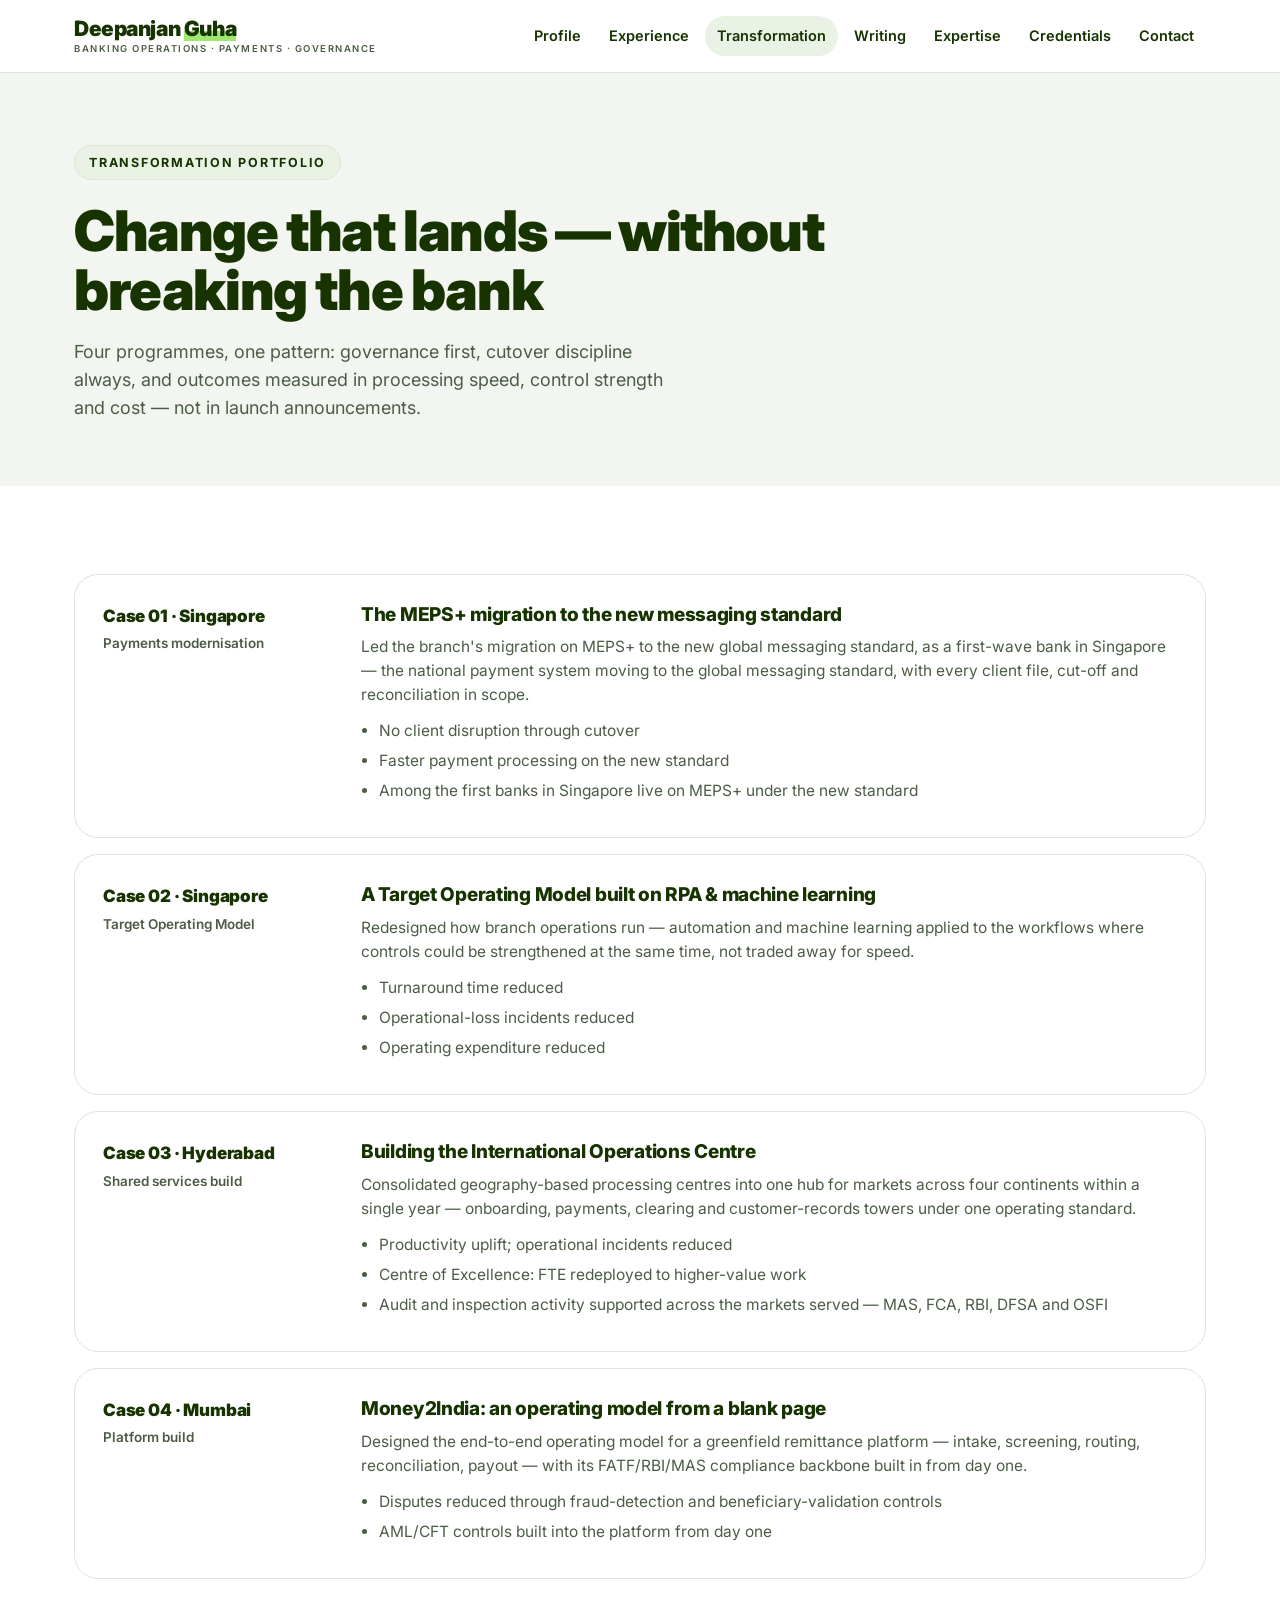
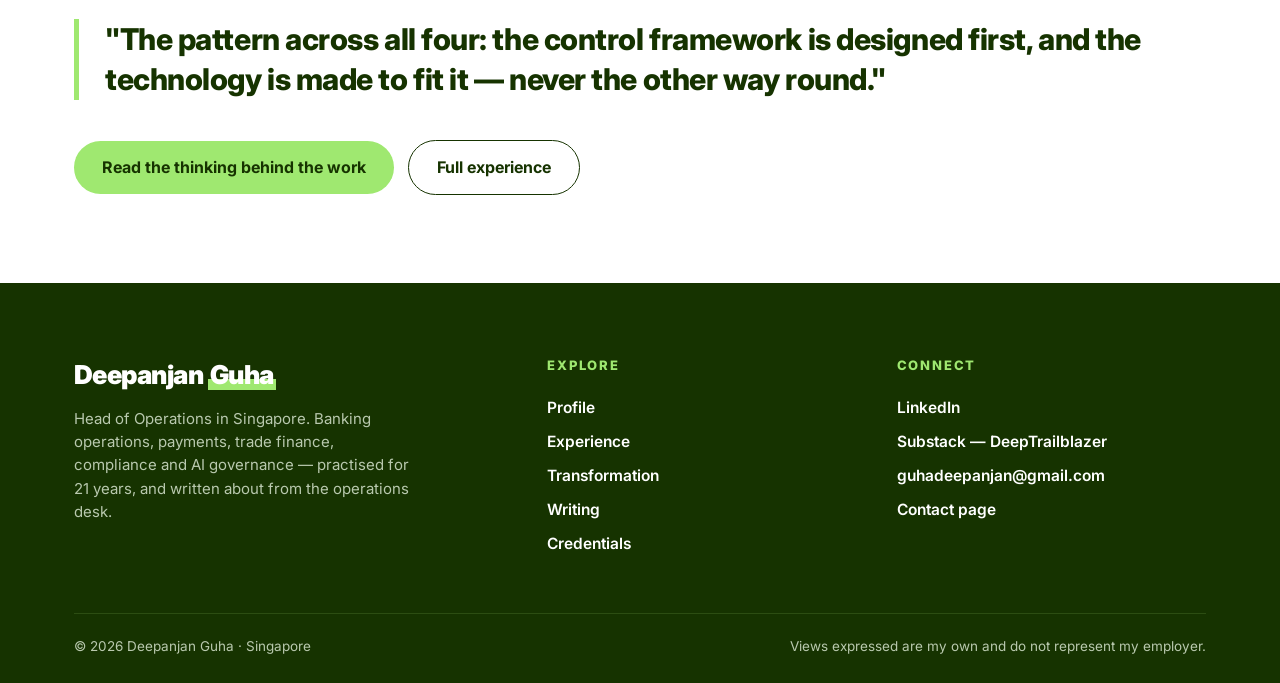
<file: transformation.html>
<!doctype html>
<html lang="en">
<head>
  <meta charset="utf-8" />
  <meta name="viewport" content="width=device-width, initial-scale=1" />
  <title>Transformation | Deepanjan Guha — Case Studies in Regulated Change</title>
  <meta name="description" content="Deepanjan Guha's transformation portfolio: the MEPS+ migration to the new messaging standard, Singapore's Target Operating Model, the International Operations Centre build, and the Money2India operating model." />
  <meta property="og:title" content="Transformation | Deepanjan Guha" />
  <meta property="og:image" content="https://deepanjanguha.work/assets/og-cover.jpg" />
  <meta property="og:type" content="website" />
  <meta property="og:url" content="https://deepanjanguha.work/transformation.html" />
  <meta property="og:site_name" content="Deepanjan Guha" />
  <meta property="og:description" content="Deepanjan Guha's transformation portfolio: the MEPS+ migration to the new messaging standard, Singapore's Target Operating Model, the International Operations Centre build, and the Money2India operating model." />
  <meta name="twitter:card" content="summary_large_image" />
  <meta name="twitter:title" content="Transformation | Deepanjan Guha" />
  <meta name="twitter:description" content="Deepanjan Guha's transformation portfolio: the MEPS+ migration to the new messaging standard, Singapore's Target Operating Model, the International Operations Centre build, and the Money2India operating model." />
  <meta name="twitter:image" content="https://deepanjanguha.work/assets/og-cover.jpg" />
  <link rel="canonical" href="https://deepanjanguha.work/transformation.html" />
  <meta name="robots" content="noindex, nofollow" />
  <link rel="preconnect" href="https://fonts.googleapis.com" />
  <link rel="preconnect" href="https://fonts.gstatic.com" crossorigin />
  <link href="https://fonts.googleapis.com/css2?family=Inter:wght@400;500;600;700;800;900&display=swap" rel="stylesheet" />
  <link rel="stylesheet" href="css/style.css?v=502" />
</head>
<body>

<header class="site-header">
  <div class="header-in">
    <a class="brand" href="index.html">Deepanjan <em>Guha</em><small>Banking Operations · Payments · Governance</small></a>
    <button class="nav-toggle" aria-label="Open menu">☰</button>
    <nav class="main-nav">
      <a href="leadership.html">Profile</a>
      <a href="experience.html">Experience</a>
      <a href="transformation.html">Transformation</a>
      <a href="writing.html">Writing</a>
      <a href="skills.html">Expertise</a>
      <a href="credentials.html">Credentials</a>
      <a href="contact.html">Contact</a>
    </nav>
  </div>
</header>

<section class="page-hero">
  <div class="wrap">
    <div class="kicker">Transformation Portfolio</div>
    <h1>Change that lands — without breaking the bank</h1>
    <p class="lede">Four programmes, one pattern: governance first, cutover discipline always, and outcomes measured in processing speed, control strength and cost — not in launch announcements.</p>
  </div>
</section>

<section class="section">
  <div class="wrap">
    <div class="role-list">
      <div class="role-card reveal" style="cursor:default">
        <div><div class="when">Case 01 · Singapore</div><div class="where">Payments modernisation</div></div>
        <div>
          <h3>The MEPS+ migration to the new messaging standard</h3>
          <p>Led the branch's migration on MEPS+ to the new global messaging standard, as a first-wave bank in Singapore — the national payment system moving to the global messaging standard, with every client file, cut-off and reconciliation in scope.</p>
          <ul>
            <li>No client disruption through cutover</li>
            <li>Faster payment processing on the new standard</li>
            <li>Among the first banks in Singapore live on MEPS+ under the new standard</li>
          </ul>
        </div>
      </div>
      <div class="role-card reveal" style="cursor:default">
        <div><div class="when">Case 02 · Singapore</div><div class="where">Target Operating Model</div></div>
        <div>
          <h3>A Target Operating Model built on RPA &amp; machine learning</h3>
          <p>Redesigned how branch operations run — automation and machine learning applied to the workflows where controls could be strengthened at the same time, not traded away for speed.</p>
          <ul>
            <li>Turnaround time reduced</li>
            <li>Operational-loss incidents reduced</li>
            <li>Operating expenditure reduced</li>
          </ul>
        </div>
      </div>
      <div class="role-card reveal" style="cursor:default">
        <div><div class="when">Case 03 · Hyderabad</div><div class="where">Shared services build</div></div>
        <div>
          <h3>Building the International Operations Centre</h3>
          <p>Consolidated geography-based processing centres into one hub for markets across four continents within a single year — onboarding, payments, clearing and customer-records towers under one operating standard.</p>
          <ul>
            <li>Productivity uplift; operational incidents reduced</li>
            <li>Centre of Excellence: FTE redeployed to higher-value work</li>
            <li>Audit and inspection activity supported across the markets served — MAS, FCA, RBI, DFSA and OSFI</li>
          </ul>
        </div>
      </div>
      <div class="role-card reveal" style="cursor:default">
        <div><div class="when">Case 04 · Mumbai</div><div class="where">Platform build</div></div>
        <div>
          <h3>Money2India: an operating model from a blank page</h3>
          <p>Designed the end-to-end operating model for a greenfield remittance platform — intake, screening, routing, reconciliation, payout — with its FATF/RBI/MAS compliance backbone built in from day one.</p>
          <ul>
            <li>Disputes reduced through fraud-detection and beneficiary-validation controls</li>
            <li>AML/CFT controls built into the platform from day one</li>
          </ul>
        </div>
      </div>
    </div>
    <div class="pull reveal">"The pattern across all four: the control framework is designed first, and the technology is made to fit it — never the other way round."</div>
    <div class="reveal">
      <a class="btn btn-navy" href="writing.html#ai">Read the thinking behind the work</a>
      <a class="btn btn-outline" href="experience.html" style="margin-left:10px">Full experience</a>
    </div>
  </div>
</section>

<footer class="site-footer">
  <div class="wrap">
    <div class="footer-grid">
      <div>
        <div class="footer-brand">Deepanjan <em>Guha</em></div>
        <p style="margin-top:12px;font-size:15px;max-width:38ch">Head of Operations in Singapore. Banking operations, payments, trade finance, compliance and AI governance — practised for 21 years, and written about from the operations desk.</p>
      </div>
      <div>
        <h4>Explore</h4>
        <a href="leadership.html">Profile</a>
        <a href="experience.html">Experience</a>
        <a href="transformation.html">Transformation</a>
        <a href="writing.html">Writing</a>
        <a href="credentials.html">Credentials</a>
      </div>
      <div>
        <h4>Connect</h4>
        <a href="https://www.linkedin.com/in/deepanjanguha" target="_blank" rel="noopener">LinkedIn</a>
        <a href="https://thedeeptrailblazer.substack.com" target="_blank" rel="noopener">Substack — DeepTrailblazer</a>
        <a href="mailto:guhadeepanjan@gmail.com">guhadeepanjan@gmail.com</a>
        <a href="contact.html">Contact page</a>
      </div>
    </div>
    <div class="footer-note">
      <span>© <span id="y"></span> Deepanjan Guha · Singapore</span>
      <span>Views expressed are my own and do not represent my employer.</span>
    </div>
  </div>
</footer>

<script src="js/main.js?v=502"></script>
</body>
</html>
</file>
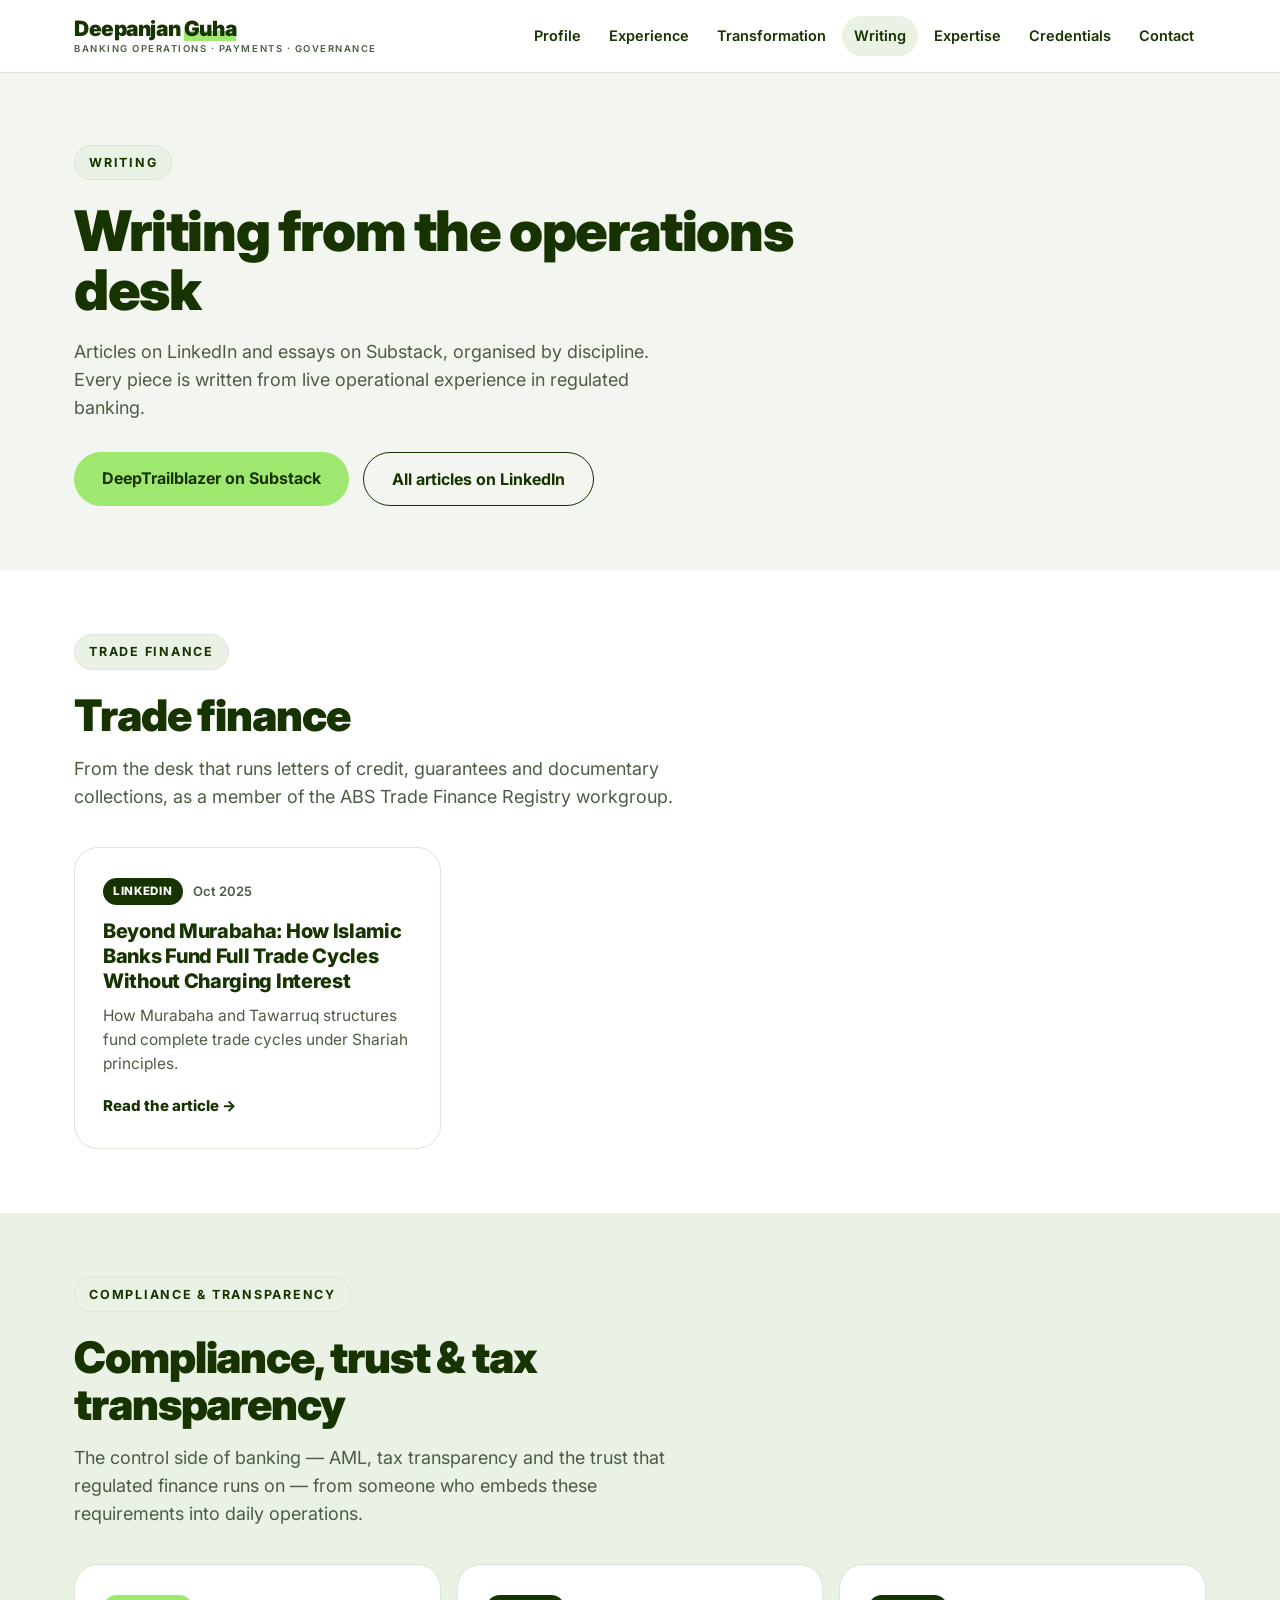
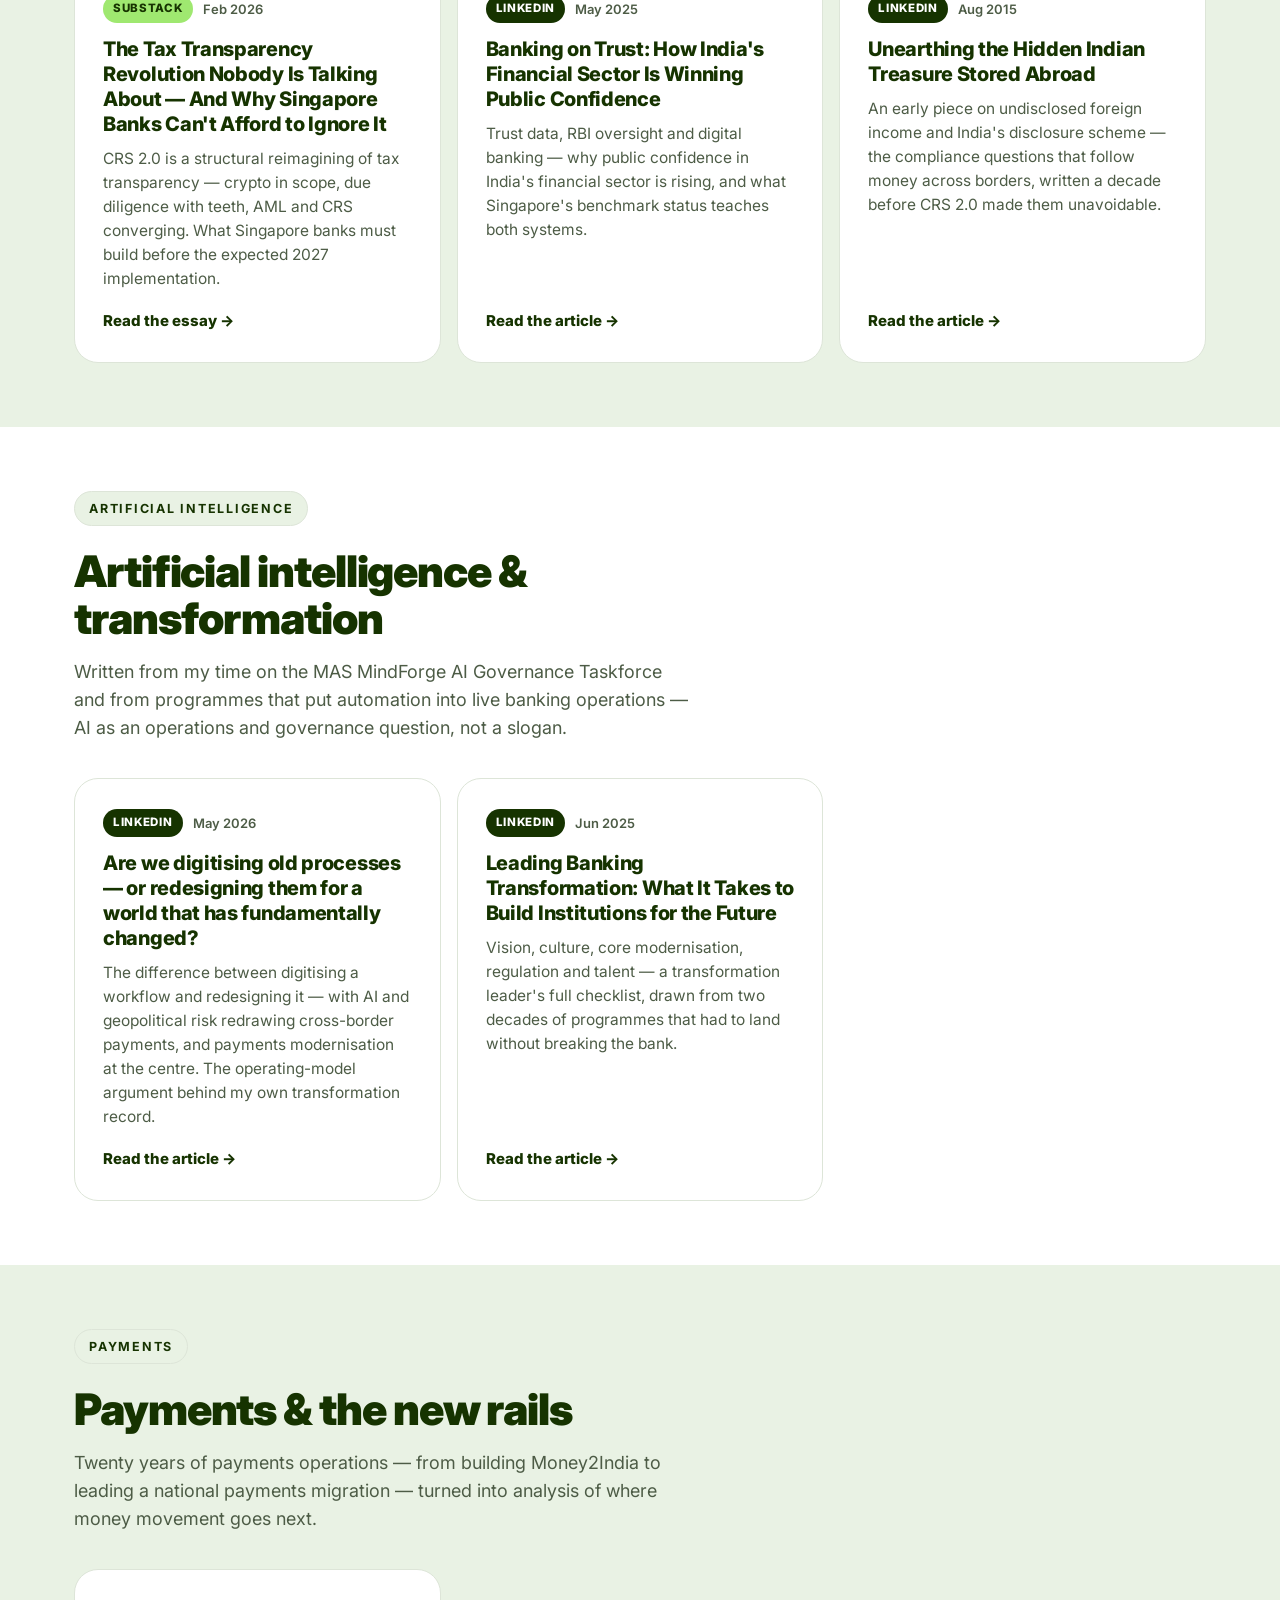
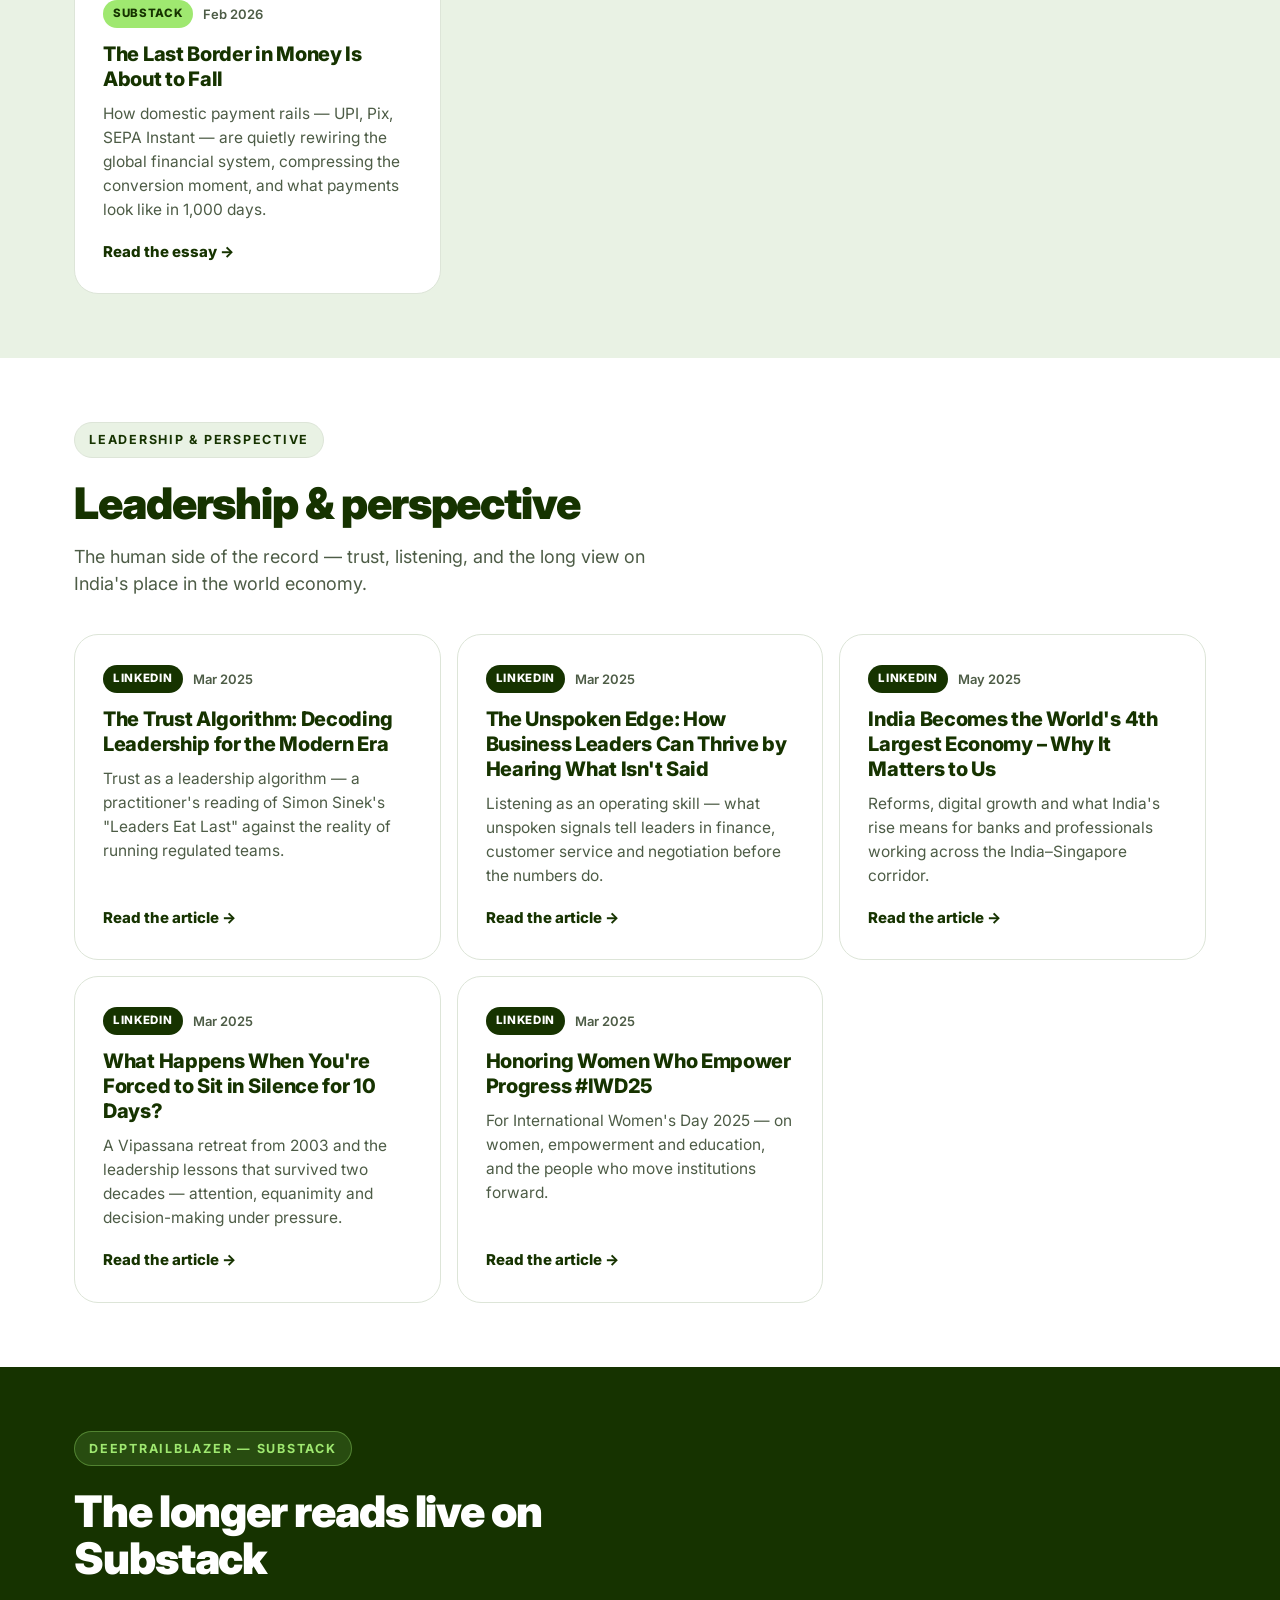
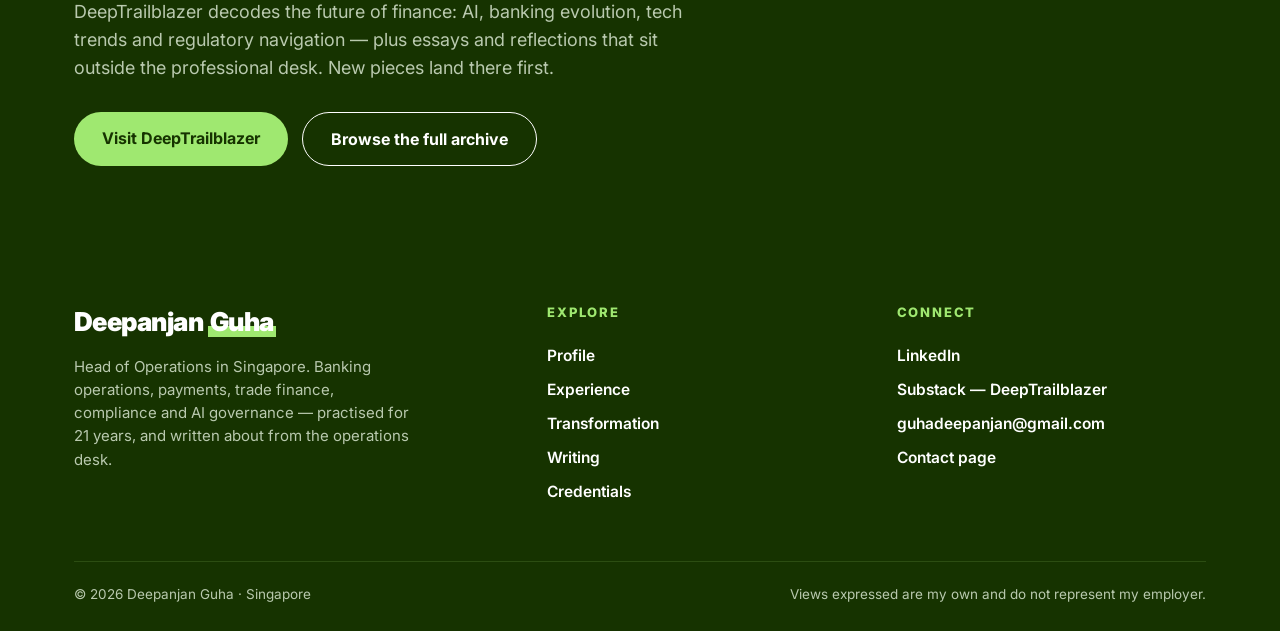
<file: writing.html>
<!doctype html>
<html lang="en">
<head>
  <meta charset="utf-8" />
  <meta name="viewport" content="width=device-width, initial-scale=1" />
  <title>Writing | Deepanjan Guha — Trade Finance, Compliance, AI &amp; Payments</title>
  <meta name="description" content="Deepanjan Guha's published writing: LinkedIn articles and the DeepTrailblazer Substack on trade finance, compliance and tax transparency, artificial intelligence in banking, payments modernisation and leadership." />
  <meta property="og:title" content="Writing | Deepanjan Guha" />
  <meta property="og:image" content="https://deepanjanguha.work/assets/og-cover.jpg" />
  <meta property="og:type" content="website" />
  <meta property="og:url" content="https://deepanjanguha.work/writing.html" />
  <meta property="og:site_name" content="Deepanjan Guha" />
  <meta property="og:description" content="Deepanjan Guha's published writing: LinkedIn articles and the DeepTrailblazer Substack on trade finance, compliance and tax transparency, artificial intelligence in banking, payments modernisation and leadership." />
  <meta name="twitter:card" content="summary_large_image" />
  <meta name="twitter:title" content="Writing | Deepanjan Guha" />
  <meta name="twitter:description" content="Deepanjan Guha's published writing: LinkedIn articles and the DeepTrailblazer Substack on trade finance, compliance and tax transparency, artificial intelligence in banking, payments modernisation and leadership." />
  <meta name="twitter:image" content="https://deepanjanguha.work/assets/og-cover.jpg" />
  <link rel="canonical" href="https://deepanjanguha.work/writing.html" />
  <meta name="robots" content="noindex, nofollow" />
  <link rel="preconnect" href="https://fonts.googleapis.com" />
  <link rel="preconnect" href="https://fonts.gstatic.com" crossorigin />
  <link href="https://fonts.googleapis.com/css2?family=Inter:wght@400;500;600;700;800;900&display=swap" rel="stylesheet" />
  <link rel="stylesheet" href="css/style.css?v=502" />
</head>
<body>

<header class="site-header">
  <div class="header-in">
    <a class="brand" href="index.html">Deepanjan <em>Guha</em><small>Banking Operations · Payments · Governance</small></a>
    <button class="nav-toggle" aria-label="Open menu">☰</button>
    <nav class="main-nav">
      <a href="leadership.html">Profile</a>
      <a href="experience.html">Experience</a>
      <a href="transformation.html">Transformation</a>
      <a href="writing.html">Writing</a>
      <a href="skills.html">Expertise</a>
      <a href="credentials.html">Credentials</a>
      <a href="contact.html">Contact</a>
    </nav>
  </div>
</header>

<section class="page-hero">
  <div class="wrap">
    <div class="kicker">Writing</div>
    <h1>Writing from the operations desk</h1>
    <p class="lede">Articles on LinkedIn and essays on Substack, organised by discipline. Every piece is written from live operational experience in regulated banking.</p>
    <div class="hero-cta">
      <a class="btn btn-gold" href="https://thedeeptrailblazer.substack.com" target="_blank" rel="noopener">DeepTrailblazer on Substack</a>
      <a class="btn btn-ghost" href="https://www.linkedin.com/in/deepanjanguha/recent-activity/articles/" target="_blank" rel="noopener">All articles on LinkedIn</a>
    </div>
  </div>
</section>

<section class="section tight" id="trade-finance">
  <div class="wrap">
    <div class="kicker reveal">Trade Finance</div>
    <h2 class="reveal">Trade finance</h2>
    <p class="lede reveal">From the desk that runs letters of credit, guarantees and documentary collections, as a member of the ABS Trade Finance Registry workgroup.</p>
    <div class="grid-3" style="margin-top:36px">
      <a class="card article-card reveal" href="https://www.linkedin.com/pulse/beyond-murabaha-how-islamic-banks-fund-full-trade-cycles-guha-xyx6c/" target="_blank" rel="noopener">
        <div class="meta"><span class="src src-li">LinkedIn</span><span>Oct 2025</span></div>
        <h3>Beyond Murabaha: How Islamic Banks Fund Full Trade Cycles Without Charging Interest</h3>
        <p>How Murabaha and Tawarruq structures fund complete trade cycles under Shariah principles.</p>
        <span class="read">Read the article <span>→</span></span>
      </a>
    </div>
  </div>
</section>

<section class="section tight" id="compliance" style="background:var(--paper-2)">
  <div class="wrap">
    <div class="kicker reveal">Compliance &amp; Transparency</div>
    <h2 class="reveal">Compliance, trust &amp; tax transparency</h2>
    <p class="lede reveal">The control side of banking — AML, tax transparency and the trust that regulated finance runs on — from someone who embeds these requirements into daily operations.</p>
    <div class="grid-3" style="margin-top:36px">
      <a class="card article-card reveal" href="https://thedeeptrailblazer.substack.com/p/the-tax-transparency-revolution-nobody" target="_blank" rel="noopener">
        <div class="meta"><span class="src src-ss">Substack</span><span>Feb 2026</span></div>
        <h3>The Tax Transparency Revolution Nobody Is Talking About — And Why Singapore Banks Can't Afford to Ignore It</h3>
        <p>CRS 2.0 is a structural reimagining of tax transparency — crypto in scope, due diligence with teeth, AML and CRS converging. What Singapore banks must build before the expected 2027 implementation.</p>
        <span class="read">Read the essay <span>→</span></span>
      </a>
      <a class="card article-card reveal" href="https://www.linkedin.com/pulse/banking-trust-how-indias-financial-sector-winning-public-guha-8c7dc/" target="_blank" rel="noopener">
        <div class="meta"><span class="src src-li">LinkedIn</span><span>May 2025</span></div>
        <h3>Banking on Trust: How India's Financial Sector Is Winning Public Confidence</h3>
        <p>Trust data, RBI oversight and digital banking — why public confidence in India's financial sector is rising, and what Singapore's benchmark status teaches both systems.</p>
        <span class="read">Read the article <span>→</span></span>
      </a>
      <a class="card article-card reveal" href="https://www.linkedin.com/pulse/unearthing-hidden-indian-treasure-stored-abroad-deepanjan-guha/" target="_blank" rel="noopener">
        <div class="meta"><span class="src src-li">LinkedIn</span><span>Aug 2015</span></div>
        <h3>Unearthing the Hidden Indian Treasure Stored Abroad</h3>
        <p>An early piece on undisclosed foreign income and India's disclosure scheme — the compliance questions that follow money across borders, written a decade before CRS 2.0 made them unavoidable.</p>
        <span class="read">Read the article <span>→</span></span>
      </a>
    </div>
  </div>
</section>

<section class="section tight" id="ai">
  <div class="wrap">
    <div class="kicker reveal">Artificial Intelligence</div>
    <h2 class="reveal">Artificial intelligence &amp; transformation</h2>
    <p class="lede reveal">Written from my time on the MAS MindForge AI Governance Taskforce and from programmes that put automation into live banking operations — AI as an operations and governance question, not a slogan.</p>
    <div class="grid-3" style="margin-top:36px">
      <a class="card article-card reveal" href="https://www.linkedin.com/pulse/we-digitising-old-processes-redesigning-them-world-has-deepanjan-guha-dvkxc/" target="_blank" rel="noopener">
        <div class="meta"><span class="src src-li">LinkedIn</span><span>May 2026</span></div>
        <h3>Are we digitising old processes — or redesigning them for a world that has fundamentally changed?</h3>
        <p>The difference between digitising a workflow and redesigning it — with AI and geopolitical risk redrawing cross-border payments, and payments modernisation at the centre. The operating-model argument behind my own transformation record.</p>
        <span class="read">Read the article <span>→</span></span>
      </a>
      <a class="card article-card reveal" href="https://www.linkedin.com/pulse/leading-banking-transformation-what-takes-build-future-deepanjan-guha-e1l8c/" target="_blank" rel="noopener">
        <div class="meta"><span class="src src-li">LinkedIn</span><span>Jun 2025</span></div>
        <h3>Leading Banking Transformation: What It Takes to Build Institutions for the Future</h3>
        <p>Vision, culture, core modernisation, regulation and talent — a transformation leader's full checklist, drawn from two decades of programmes that had to land without breaking the bank.</p>
        <span class="read">Read the article <span>→</span></span>
      </a>
    </div>
  </div>
</section>

<section class="section tight" id="payments" style="background:var(--paper-2)">
  <div class="wrap">
    <div class="kicker reveal">Payments</div>
    <h2 class="reveal">Payments &amp; the new rails</h2>
    <p class="lede reveal">Twenty years of payments operations — from building Money2India to leading a national payments migration — turned into analysis of where money movement goes next.</p>
    <div class="grid-3" style="margin-top:36px">
      <a class="card article-card reveal" href="https://thedeeptrailblazer.substack.com/p/the-last-border-in-money-is-about" target="_blank" rel="noopener">
        <div class="meta"><span class="src src-ss">Substack</span><span>Feb 2026</span></div>
        <h3>The Last Border in Money Is About to Fall</h3>
        <p>How domestic payment rails — UPI, Pix, SEPA Instant — are quietly rewiring the global financial system, compressing the conversion moment, and what payments look like in 1,000 days.</p>
        <span class="read">Read the essay <span>→</span></span>
      </a>
    </div>
  </div>
</section>

<section class="section tight" id="leadership">
  <div class="wrap">
    <div class="kicker reveal">Leadership &amp; Perspective</div>
    <h2 class="reveal">Leadership &amp; perspective</h2>
    <p class="lede reveal">The human side of the record — trust, listening, and the long view on India's place in the world economy.</p>
    <div class="grid-3" style="margin-top:36px">
      <a class="card article-card reveal" href="https://www.linkedin.com/pulse/trust-algorithm-decoding-leadership-modern-era-deepanjan-guha-bvdjf/" target="_blank" rel="noopener">
        <div class="meta"><span class="src src-li">LinkedIn</span><span>Mar 2025</span></div>
        <h3>The Trust Algorithm: Decoding Leadership for the Modern Era</h3>
        <p>Trust as a leadership algorithm — a practitioner's reading of Simon Sinek's "Leaders Eat Last" against the reality of running regulated teams.</p>
        <span class="read">Read the article <span>→</span></span>
      </a>
      <a class="card article-card reveal" href="https://www.linkedin.com/pulse/unspoken-edge-how-business-leaders-can-thrive-hearing-deepanjan-guha-7qhff/" target="_blank" rel="noopener">
        <div class="meta"><span class="src src-li">LinkedIn</span><span>Mar 2025</span></div>
        <h3>The Unspoken Edge: How Business Leaders Can Thrive by Hearing What Isn't Said</h3>
        <p>Listening as an operating skill — what unspoken signals tell leaders in finance, customer service and negotiation before the numbers do.</p>
        <span class="read">Read the article <span>→</span></span>
      </a>
      <a class="card article-card reveal" href="https://www.linkedin.com/pulse/india-becomes-worlds-4th-largest-economy-why-matters-us-guha-ymdlc/" target="_blank" rel="noopener">
        <div class="meta"><span class="src src-li">LinkedIn</span><span>May 2025</span></div>
        <h3>India Becomes the World's 4th Largest Economy – Why It Matters to Us</h3>
        <p>Reforms, digital growth and what India's rise means for banks and professionals working across the India–Singapore corridor.</p>
        <span class="read">Read the article <span>→</span></span>
      </a>
      <a class="card article-card reveal" href="https://www.linkedin.com/pulse/what-happens-when-youre-forced-sit-silence-10-days-my-deepanjan-guha-9ydmf/" target="_blank" rel="noopener">
        <div class="meta"><span class="src src-li">LinkedIn</span><span>Mar 2025</span></div>
        <h3>What Happens When You're Forced to Sit in Silence for 10 Days?</h3>
        <p>A Vipassana retreat from 2003 and the leadership lessons that survived two decades — attention, equanimity and decision-making under pressure.</p>
        <span class="read">Read the article <span>→</span></span>
      </a>
      <a class="card article-card reveal" href="https://www.linkedin.com/pulse/honoring-women-who-empower-progress-iwd25-deepanjan-guha-dv4jc/" target="_blank" rel="noopener">
        <div class="meta"><span class="src src-li">LinkedIn</span><span>Mar 2025</span></div>
        <h3>Honoring Women Who Empower Progress #IWD25</h3>
        <p>For International Women's Day 2025 — on women, empowerment and education, and the people who move institutions forward.</p>
        <span class="read">Read the article <span>→</span></span>
      </a>
    </div>
  </div>
</section>

<section class="section tight dark">
  <div class="wrap">
    <div class="kicker reveal">DeepTrailblazer — Substack</div>
    <h2 class="reveal">The longer reads live on Substack</h2>
    <p class="lede reveal">DeepTrailblazer decodes the future of finance: AI, banking evolution, tech trends and regulatory navigation — plus essays and reflections that sit outside the professional desk. New pieces land there first.</p>
    <div class="hero-cta reveal">
      <a class="btn btn-gold" href="https://thedeeptrailblazer.substack.com" target="_blank" rel="noopener">Visit DeepTrailblazer</a>
      <a class="btn btn-ghost" href="https://thedeeptrailblazer.substack.com/archive" target="_blank" rel="noopener">Browse the full archive</a>
    </div>
  </div>
</section>

<footer class="site-footer">
  <div class="wrap">
    <div class="footer-grid">
      <div>
        <div class="footer-brand">Deepanjan <em>Guha</em></div>
        <p style="margin-top:12px;font-size:15px;max-width:38ch">Head of Operations in Singapore. Banking operations, payments, trade finance, compliance and AI governance — practised for 21 years, and written about from the operations desk.</p>
      </div>
      <div>
        <h4>Explore</h4>
        <a href="leadership.html">Profile</a>
        <a href="experience.html">Experience</a>
        <a href="transformation.html">Transformation</a>
        <a href="writing.html">Writing</a>
        <a href="credentials.html">Credentials</a>
      </div>
      <div>
        <h4>Connect</h4>
        <a href="https://www.linkedin.com/in/deepanjanguha" target="_blank" rel="noopener">LinkedIn</a>
        <a href="https://thedeeptrailblazer.substack.com" target="_blank" rel="noopener">Substack — DeepTrailblazer</a>
        <a href="mailto:guhadeepanjan@gmail.com">guhadeepanjan@gmail.com</a>
        <a href="contact.html">Contact page</a>
      </div>
    </div>
    <div class="footer-note">
      <span>© <span id="y"></span> Deepanjan Guha · Singapore</span>
      <span>Views expressed are my own and do not represent my employer.</span>
    </div>
  </div>
</footer>

<script src="js/main.js?v=502"></script>
</body>
</html>
</file>
<file: css/style.css>
/* ============================================================
   Deepanjan Guha — deepanjanguha.work
   Design system: Wise-style — bright green #9fe870 on deep-green
   ink #163300, pale-green tints, Inter throughout, white rounded
   cards. Matches the homepage (index) design language.
   No frameworks.
   ============================================================ */

:root{
  --ink:#163300;
  --ink-2:#2a3d1e;
  --green:#9fe870;
  --green-dark:#8ee65a;
  --green-deep:#7bd84a;
  --tint:#f2f5f0;
  --tint-2:#e9f2e4;
  --paper-2:#e9f2e4; /* legacy alias: three sections set background:var(--paper-2) inline */
  --card:#ffffff;
  --line:#dde5d8;
  --muted:#4d5c46;
  --muted-dark:#b9c9ae;
  --radius:24px;
  --sans:"Inter",-apple-system,"Segoe UI",Roboto,Helvetica,Arial,sans-serif;
  --max:1180px;
}

*{box-sizing:border-box;margin:0;padding:0}
html{scroll-behavior:smooth}
html,body{overflow-x:clip}
body{
  font-family:var(--sans);
  color:var(--ink);
  background:#fff;
  line-height:1.55;
  -webkit-font-smoothing:antialiased;
}
img{max-width:100%;display:block}
a{color:inherit}
::selection{background:var(--green);color:var(--ink)}

/* ---------- Header ---------- */
.site-header{
  position:sticky;top:0;z-index:50;
  background:rgba(255,255,255,.92);
  backdrop-filter:saturate(1.4) blur(8px);-webkit-backdrop-filter:saturate(1.4) blur(8px);
  border-bottom:1px solid var(--line);
}
.header-in{
  max-width:var(--max);margin:0 auto;padding:0 24px;
  height:72px;display:flex;align-items:center;gap:28px;
}
.brand{
  font-weight:900;font-size:21px;letter-spacing:-.02em;
  text-decoration:none;color:var(--ink);white-space:nowrap;line-height:1.05;
}
.brand em{font-style:normal;color:var(--ink);background:linear-gradient(transparent 62%, var(--green) 62%)}
.brand small{
  display:block;font-weight:600;font-size:9.5px;
  letter-spacing:.16em;text-transform:uppercase;color:var(--muted);margin-top:3px;
}
.nav-toggle{
  display:none;margin-left:auto;background:var(--tint);border:1px solid var(--line);
  border-radius:999px;width:44px;height:44px;font-size:19px;color:var(--ink);cursor:pointer;
}
.main-nav{margin-left:auto;display:flex;align-items:center;gap:4px}
.main-nav a{
  text-decoration:none;font-weight:600;font-size:14.5px;color:var(--ink);
  padding:9px 12px;border-radius:999px;white-space:nowrap;
}
.main-nav a:hover{background:var(--tint)}
.main-nav a.active{background:var(--tint-2)}
.main-nav a.nav-cta{background:var(--green);color:var(--ink);padding:10px 18px;margin-left:8px}
.main-nav a.nav-cta:hover{background:var(--green-dark)}

/* ---------- Layout / type ---------- */
.wrap{max-width:var(--max);margin:0 auto;padding:0 24px}
.section{padding:88px 0}
.section.tint{background:var(--tint)}
.section.dark{background:var(--ink);color:#fff}
.section.tight{padding:64px 0}
h1,h2,h3{font-weight:900;letter-spacing:-.025em;line-height:1.1;color:var(--ink)}
.dark h1,.dark h2,.dark h3{color:#fff}
h2{font-size:clamp(30px,3.4vw,44px);line-height:1.08}
.section h2{max-width:22ch}
h3{font-size:22px;font-weight:800;letter-spacing:-.015em;line-height:1.25}
.kicker{
  display:inline-block;font-weight:700;font-size:12.5px;letter-spacing:.14em;
  text-transform:uppercase;color:var(--ink);background:var(--tint-2);
  border:1px solid var(--line);padding:7px 14px;border-radius:999px;margin-bottom:22px;
}
.dark .kicker{background:rgba(159,232,112,.14);border-color:rgba(159,232,112,.35);color:var(--green)}
.lede{font-size:18px;color:var(--muted);max-width:56ch;margin-top:16px}
.dark .lede{color:var(--muted-dark)}

/* ---------- Buttons ---------- */
.btn{
  display:inline-block;text-decoration:none;font-weight:700;font-size:16px;
  padding:14px 28px;border-radius:999px;
  transition:background .15s ease, transform .15s ease;
}
.btn:active{transform:scale(.98)}
.btn-gold,.btn-navy{background:var(--green);color:var(--ink)}
.btn-gold:hover,.btn-navy:hover{background:var(--green-dark)}
.btn-ghost,.btn-outline{background:transparent;color:var(--ink);border:1.5px solid var(--ink)}
.btn-ghost:hover,.btn-outline:hover{background:var(--tint)}
.dark .btn-ghost,.dark .btn-outline{color:#fff;border-color:#fff}
.dark .btn-ghost:hover,.dark .btn-outline:hover{background:rgba(255,255,255,.08)}
.hero-cta{margin-top:30px;display:flex;gap:14px;flex-wrap:wrap}

/* ---------- Page hero (inner pages) ---------- */
.page-hero{background:var(--tint);padding:72px 0 64px;overflow:hidden}
.page-hero h1{font-size:clamp(36px,4.6vw,56px);line-height:1.05;max-width:20ch}
.page-hero .lede{margin-top:18px}

/* ---------- Stat band ---------- */
.stat-band{background:var(--tint);padding:0 0 80px}
.stat-grid{display:grid;grid-template-columns:repeat(4,1fr);gap:16px}
.stat{background:var(--card);border:1px solid var(--line);border-radius:var(--radius);padding:26px 24px}
.stat .num{font-size:27px;font-weight:900;letter-spacing:-.02em;line-height:1.1}
.stat .num::after{
  content:"";display:block;width:38px;height:5px;border-radius:99px;
  background:var(--green);margin-top:12px;
}
.stat .lbl{margin-top:12px;font-size:14.5px;color:var(--muted)}

/* ---------- Cards / grids ---------- */
.grid-2{display:grid;grid-template-columns:1fr 1fr;gap:16px}
.grid-3{display:grid;grid-template-columns:repeat(3,1fr);gap:16px}
.card{background:var(--card);border:1px solid var(--line);border-radius:var(--radius);padding:30px 28px}
.dark .card{background:#1d3a08;border-color:#2c4d12;color:#fff}
.card h3{font-size:20px;margin-top:14px}
.card h3:first-child{margin-top:0}
.card p{margin-top:10px;font-size:15.5px;color:var(--muted)}
.dark .card p{color:var(--muted-dark)}
.tag{
  display:inline-block;font-weight:700;font-size:12px;letter-spacing:.08em;
  text-transform:uppercase;background:var(--tint-2);color:var(--ink);
  padding:6px 12px;border-radius:999px;
}
.dark .tag{background:rgba(159,232,112,.16);color:var(--green)}
a.card{text-decoration:none;transition:transform .15s ease, box-shadow .15s ease}
a.card:hover{transform:translateY(-3px);box-shadow:0 14px 34px rgba(22,51,0,.10)}

/* ---------- Article cards ---------- */
.article-card{display:flex;flex-direction:column}
.article-card .tag{align-self:flex-start}
.article-card .meta{display:flex;align-items:center;gap:10px;font-size:13px;font-weight:600;color:var(--muted)}
.dark .article-card .meta{color:var(--muted-dark)}
.article-card p{flex:1}
.src{font-weight:800;font-size:11.5px;letter-spacing:.06em;text-transform:uppercase;padding:5px 10px;border-radius:999px;background:var(--ink);color:#fff}
.src-li{background:var(--ink);color:#fff}
.src-ss{background:var(--green);color:var(--ink)}
.dark .src{background:var(--green);color:var(--ink)}
.read{display:inline-block;margin-top:18px;font-weight:800;font-size:15px;color:var(--ink)}
.dark .read{color:var(--green)}
.read span{display:inline-block;transition:transform .15s ease}
a.card:hover .read span{transform:translateX(4px)}

/* ---------- Timeline / roles ---------- */
.role-list{display:flex;flex-direction:column;gap:16px}
.role-card{
  display:grid;grid-template-columns:230px 1fr;gap:28px;background:var(--card);
  border:1px solid var(--line);border-radius:var(--radius);padding:28px;
  text-decoration:none;transition:transform .15s ease, box-shadow .15s ease;
}
a.role-card:hover{transform:translateY(-3px);box-shadow:0 14px 34px rgba(22,51,0,.10)}
.role-card .when{font-weight:900;font-size:17px;letter-spacing:-.01em}
.role-card .where{margin-top:4px;font-weight:600;font-size:13.5px;color:var(--muted)}
.role-card h3{font-size:19px;line-height:1.3}
.role-card p{margin-top:8px;font-size:15.5px;color:var(--muted)}
.role-card ul{margin:12px 0 0 18px;color:var(--muted);font-size:15.5px}
.role-card ul li{margin-bottom:6px}

/* ---------- Prose ---------- */
.prose{max-width:78ch}
.prose p{margin-bottom:20px;color:var(--ink-2);font-size:17px}
.prose p strong{color:var(--ink)}
.pull{
  font-size:clamp(22px,2.8vw,30px);font-weight:800;letter-spacing:-.015em;line-height:1.35;
  border-left:5px solid var(--green);padding-left:26px;margin:40px 0;color:var(--ink);
}

/* ---------- Lists ---------- */
.tick-list{list-style:none;display:grid;gap:14px}
.tick-list li{padding-left:32px;position:relative;color:var(--ink-2)}
.tick-list li:before{
  content:"";position:absolute;left:2px;top:8px;width:14px;height:8px;
  border-left:3px solid var(--green-deep);border-bottom:3px solid var(--green-deep);
  transform:rotate(-45deg);
}
.chips{display:flex;flex-wrap:wrap;gap:10px}
.chip{
  border:1px solid var(--line);background:var(--tint);border-radius:999px;
  padding:9px 16px;font-size:14px;font-weight:600;color:var(--ink);
}

/* ---------- Footer ---------- */
.site-footer{background:var(--ink);color:#fff;padding:72px 0 0}
.footer-grid{display:grid;grid-template-columns:1.4fr 1fr 1fr;gap:40px}
.footer-brand{font-size:26px;font-weight:900;letter-spacing:-.02em}
.footer-brand em{font-style:normal;background:linear-gradient(transparent 64%, var(--green) 64%);padding:0 2px}
.site-footer p{color:var(--muted-dark)}
.site-footer h4{
  font-size:13px;font-weight:800;letter-spacing:.14em;
  text-transform:uppercase;color:var(--green);margin-bottom:16px;
}
.site-footer .footer-grid a{
  display:block;text-decoration:none;font-weight:600;
  font-size:15.5px;padding:5px 0;color:#fff;
}
.site-footer .footer-grid a:hover{color:var(--green)}
.footer-note{
  margin-top:52px;border-top:1px solid #2c4d12;padding:22px 0 26px;
  display:flex;justify-content:space-between;gap:16px;flex-wrap:wrap;
  font-size:13.5px;color:var(--muted-dark);
}

/* ---------- Reveal animation ---------- */
.reveal{opacity:0;transform:translateY(18px);transition:opacity .6s ease,transform .6s ease}
.reveal.in{opacity:1;transform:none}
@media (prefers-reduced-motion:reduce){
  .reveal{opacity:1;transform:none;transition:none}
  html{scroll-behavior:auto}
}

/* ---------- Responsive ---------- */
@media (max-width:1020px){
  .main-nav a{padding:9px 8px;font-size:14px}
  .stat-grid{grid-template-columns:1fr 1fr}
  .grid-3{grid-template-columns:1fr 1fr}
}
@media (max-width:860px){
  .grid-2{grid-template-columns:1fr}
  .role-card{grid-template-columns:1fr;gap:10px}
  .footer-grid{grid-template-columns:1fr;gap:30px}
}
@media (max-width:720px){
  /* Header: keep the brand tagline and the menu button on screen */
  .header-in{height:64px;padding:0 16px;gap:12px}
  .brand{font-size:18px}
  .brand small{font-size:8.5px}
  .nav-toggle{display:block}
  .main-nav{
    display:none;position:absolute;top:64px;left:12px;right:12px;background:#fff;
    border:1px solid var(--line);border-radius:20px;
    box-shadow:0 18px 40px rgba(22,51,0,.14);padding:10px;
    flex-direction:column;align-items:stretch;gap:2px;margin-left:0;
  }
  .main-nav.open{display:flex}
  .main-nav a{padding:13px 14px;font-size:16px}
  .main-nav a.nav-cta{margin:6px 0 2px;text-align:center}
  /* Heroes and sections */
  .page-hero{padding:48px 0 44px}
  .page-hero h1{font-size:31px}
  .stat-band{padding-bottom:56px}
  .section{padding:60px 0}
  .section.tight{padding:44px 0}
  .wrap{padding:0 16px}
  /* Type */
  .lede{font-size:17px}
  h2{font-size:27px}
  h3{font-size:20px}
  .prose p{font-size:16.5px}
  .pull{padding-left:18px;margin:30px 0}
  /* Cards and bands */
  .grid-3{grid-template-columns:1fr}
  .stat-grid{grid-template-columns:1fr}
  .card{padding:24px 20px}
  .role-card{padding:24px 20px}
  .btn{padding:13px 22px;font-size:14.5px}
  /* Footer */
  .site-footer{padding:52px 0 0}
  .footer-note{flex-direction:column;gap:6px}
}
@media (max-width:380px){
  .brand small{letter-spacing:.1em}
  .page-hero h1{font-size:28px}
}
</file>
